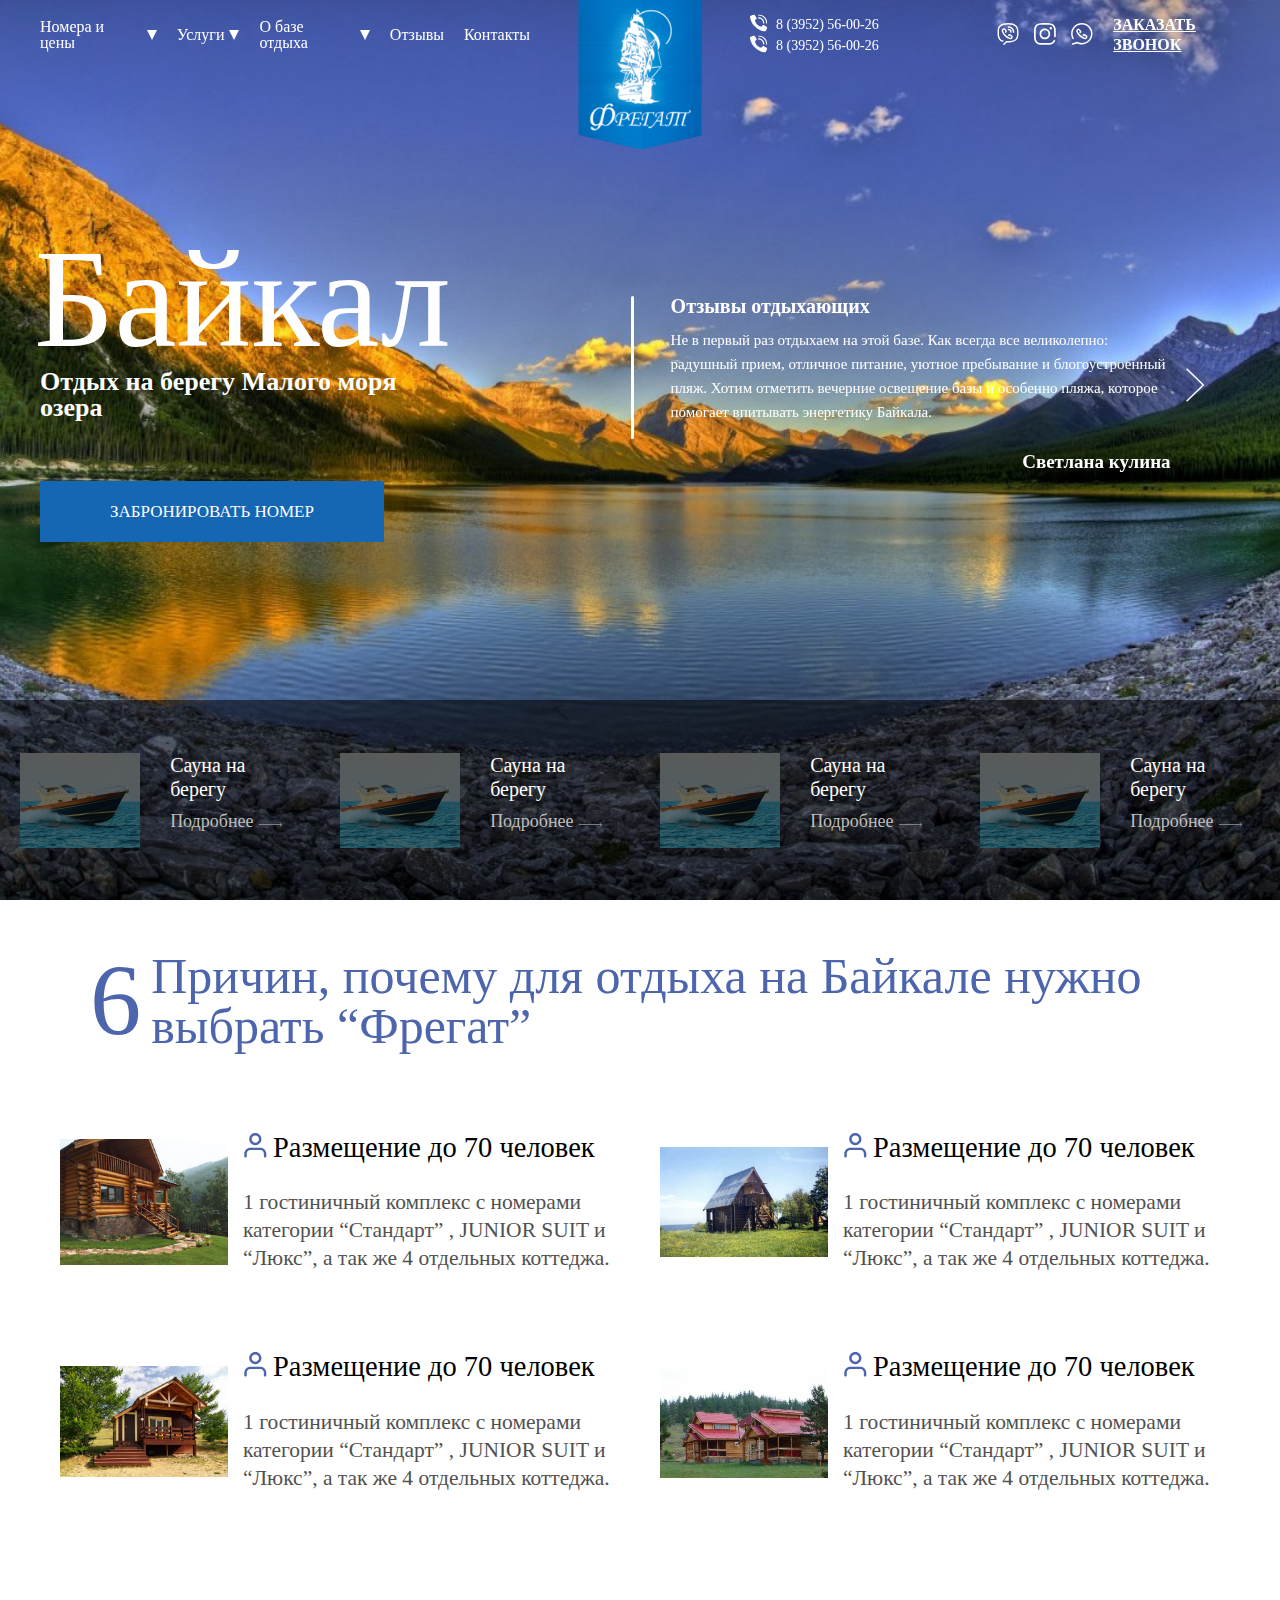
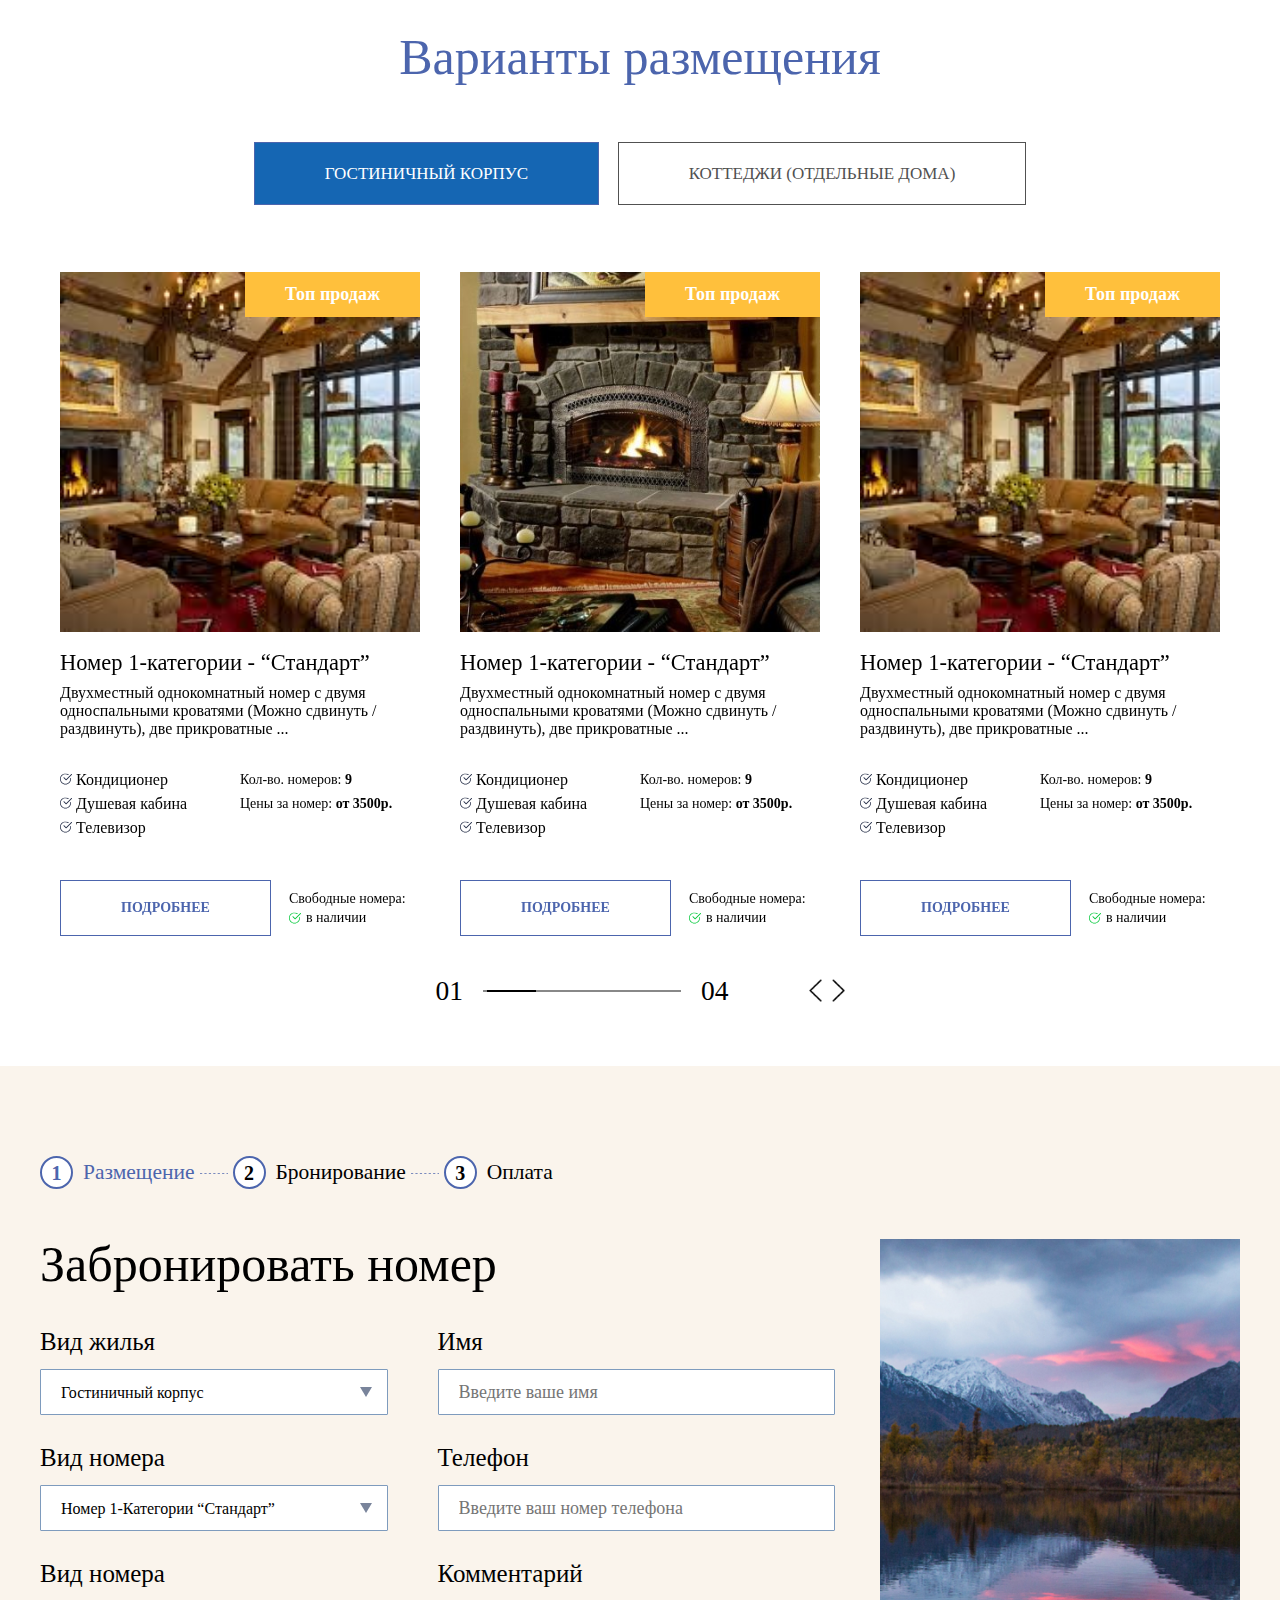
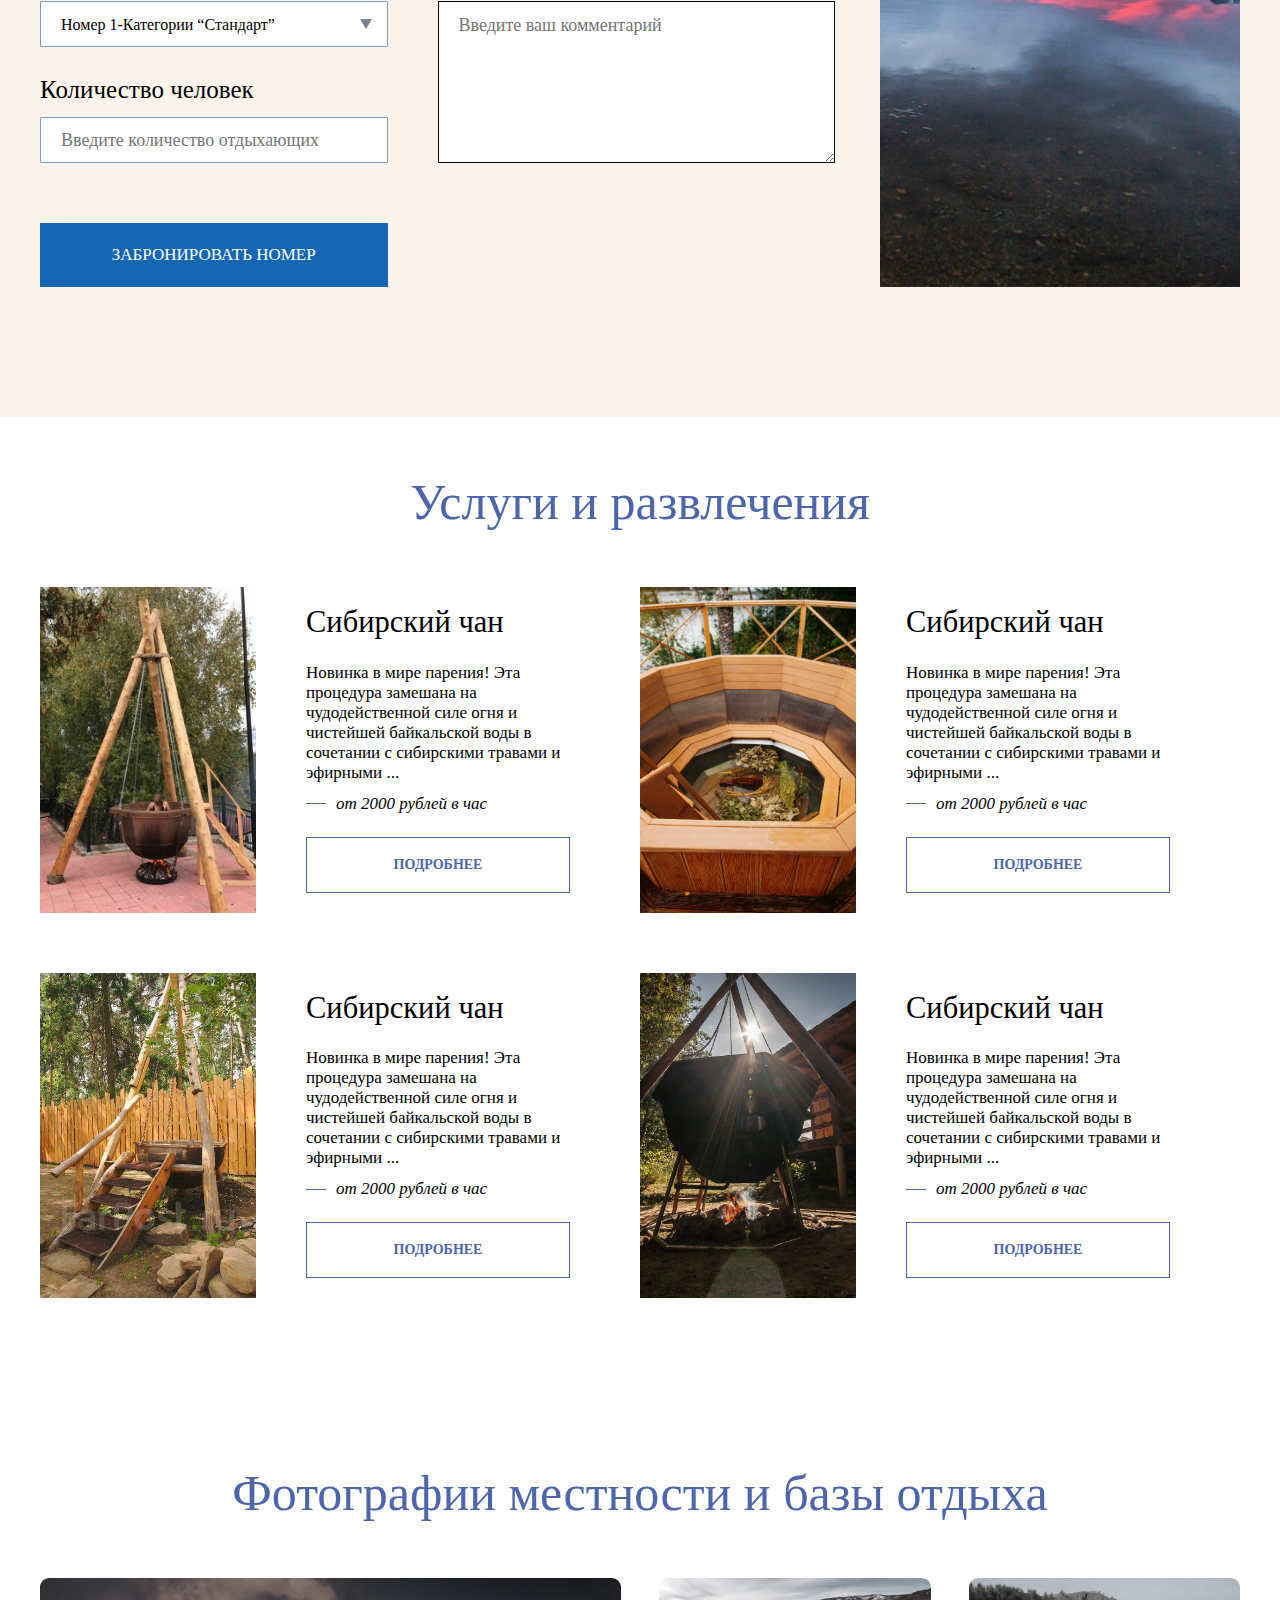
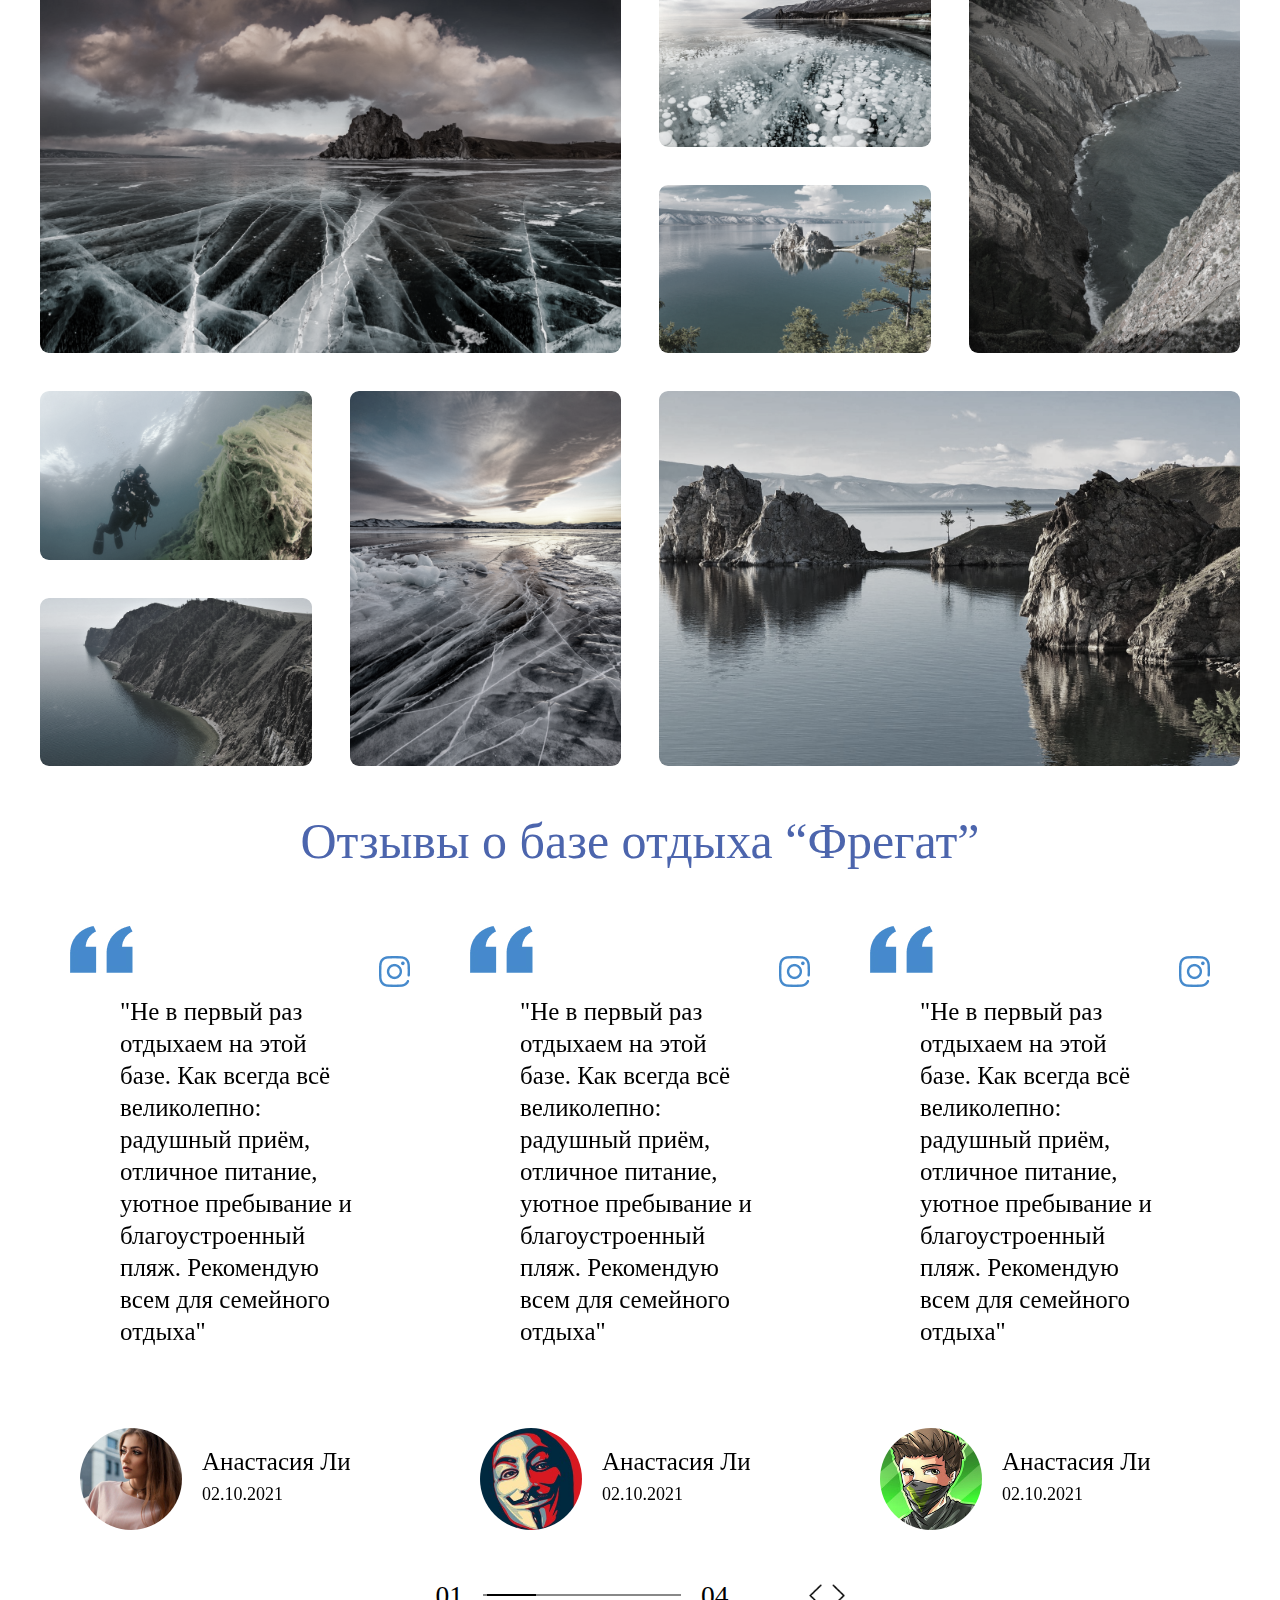
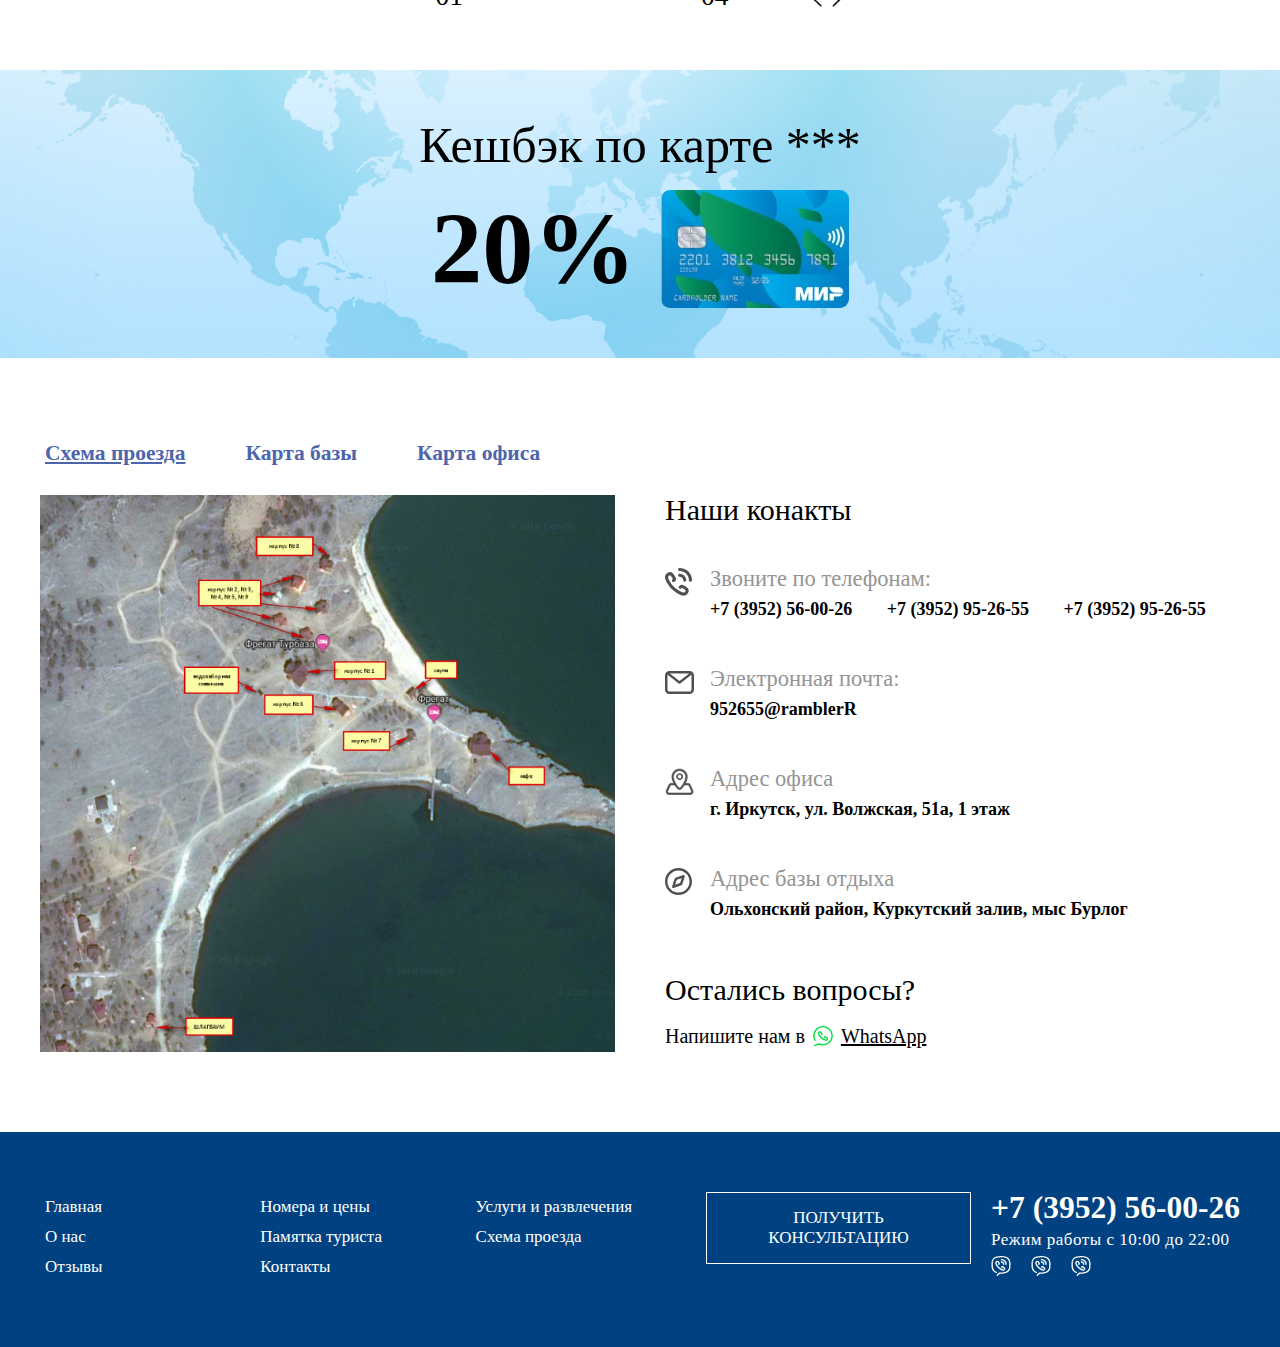
<file: index.html>
<!DOCTYPE html>
<html lang="ru">
	<head>
	<title>Главная</title>
	<meta charset="UTF-8">
	<meta name="format-detection" content="telephone=no">
	<link rel="stylesheet" href="css/style.min.css">
	<link rel="shortcut icon" href="favicon.ico">
	<!-- <meta name="robots" content="noindex, nofollow"> -->
	<!-- <meta name="viewport" content="width=device-width, initial-scale=1.0, maximum-scale=1.0, user-scalable=0"> -->
	<meta name="viewport" content="width=device-width, initial-scale=1.0">
</head>
	<body>
		<div class="wrapper">
			<header class="header">
	<div class="header__container">
		<div class="header__body">
			<div class="header__left header-navigation menu">
				<ul class="menu__list">
					<li class="menu__list_drop">
						<a href="index_02.html" class="menu__link">Номера и цены</a>
						<span class="menu__arrow"></span>
						<ul class="menu__sub-list">
							<li><a href="" class="menu__sub-link">Раздел страницы 1</a></li>
							<li><a href="" class="menu__sub-link">Раздел страницы 2</a></li>
							<li><a href="" class="menu__sub-link">Раздел страницы 3</a></li>
						</ul>
					</li>
					<li class="menu__list_drop">
						<a data-goto=".services" href="index.html" class="menu__link">Услуги</a>
						<span class="menu__arrow"></span>
						<ul class="menu__sub-list">
							<li><a href="" class="menu__sub-link">Раздел страницы 1</a></li>
							<li><a href="" class="menu__sub-link">Раздел страницы 2</a></li>
							<li><a href="" class="menu__sub-link">Раздел страницы 3</a></li>
						</ul>
					</li>
					<li class="menu__list_drop">
						<a href="index.html" class="menu__link">О базе отдыха</a>
						<span class="menu__arrow"></span>
						<ul class="menu__sub-list">
							<li><a href="" class="menu__sub-link">Раздел страницы 1</a></li>
							<li><a href="" class="menu__sub-link">Раздел страницы 2</a></li>
							<li><a href="" class="menu__sub-link">Раздел страницы 3</a></li>
						</ul>
					</li>
					<li class="menu__list_drop toch"> 
						<a data-goto=".geolocation" href="" class="menu__link">Контакты</a>
						<span class="menu__arrow"></span>
						<ul class="menu__sub-list">
							<li><a href="" class="menu__sub-link">Раздел страницы 1</a></li>
							<li><a href="" class="menu__sub-link">Раздел страницы 2</a></li>
							<li><a href="" class="menu__sub-link">Раздел страницы 3</a></li>
						</ul>
					</li>
					<li><a data-goto=".feedback" href="index.html" class="menu__link">Отзывы</a></li>
					<li><a data-goto=".geolocation" href="index.html" class="menu__link">Контакты</a></li>
				</ul>
			</div>
			<div class="header__logo">
				<a href="index.html" class="header__logo_link">
					<img class="header__logo_img" src="img/Logo.png" alt="">
				</a>
			</div>
			<div class="header__right header-information menu">
				<ul class="menu__list">
					<li>
						<div class="menu__phones">
							<a href="" class="menu__phone">
								<span>
									<svg width="18" height="18" viewBox="0 0 18 18" fill="none" xmlns="http://www.w3.org/2000/svg">
										<g clip-path="url(#clip0)">
										<path d="M7.15283 10.4812C5.50403 8.83575 5.13174 7.19035 5.04775 6.53112C5.02428 6.34884 5.08714 6.16604 5.21781 6.03655L6.5521 4.70561C6.74837 4.50986 6.78321 4.20479 6.63609 3.96999L4.51165 0.678C4.34889 0.418008 4.0147 0.324174 3.73997 0.461328L0.329491 2.06423C0.107325 2.1734 -0.0233492 2.40896 0.00187526 2.6548C0.180575 4.34894 0.920687 8.51357 5.02184 12.6066C9.12299 16.6996 13.2956 17.4378 14.9942 17.6162C15.2405 17.6414 15.4766 17.5109 15.5859 17.2892L17.1922 13.8858C17.3291 13.6122 17.2357 13.2796 16.9762 13.1169L13.6774 10.9974C13.4423 10.8505 13.1366 10.885 12.9403 11.0806L11.6066 12.4122C11.4768 12.5426 11.2937 12.6053 11.111 12.5819C10.4504 12.4981 8.80163 12.1266 7.15283 10.4812Z" fill="white"/>
										<path d="M13.7001 9.5951C13.3711 9.5951 13.1044 9.32896 13.1044 9.00066C13.1016 6.53958 11.1031 4.54517 8.63692 4.54239C8.30795 4.54239 8.04126 4.27625 8.04126 3.94795C8.04126 3.61965 8.30795 3.35352 8.63692 3.35352C11.7608 3.35696 14.2923 5.88326 14.2957 9.00066C14.2957 9.32896 14.029 9.5951 13.7001 9.5951Z" fill="white"/>
										<path d="M16.6784 9.59463C16.3494 9.59463 16.0827 9.32849 16.0827 9.0002C16.0781 4.89837 12.7472 1.57432 8.63692 1.56973C8.30795 1.56973 8.04126 1.30359 8.04126 0.975296C8.04126 0.646998 8.30795 0.380859 8.63692 0.380859C13.4049 0.386101 17.2688 4.24204 17.2741 9.0002C17.2741 9.15785 17.2113 9.30905 17.0996 9.42053C16.9879 9.532 16.8364 9.59463 16.6784 9.59463Z" fill="white"/>
										</g>
										<defs>
										<clipPath id="clip0">
										<rect width="17.2743" height="17.2387" fill="white" transform="translate(0 0.380859)"/>
										</clipPath>
										</defs>
									</svg>
								</span>
								8 (3952) 56-00-26
						   </a>
							<a href="" class="menu__phone">
								<span>
									<svg width="18" height="18" viewBox="0 0 18 18" fill="none" xmlns="http://www.w3.org/2000/svg">
										<g clip-path="url(#clip0)">
										<path d="M7.15283 10.4812C5.50403 8.83575 5.13174 7.19035 5.04775 6.53112C5.02428 6.34884 5.08714 6.16604 5.21781 6.03655L6.5521 4.70561C6.74837 4.50986 6.78321 4.20479 6.63609 3.96999L4.51165 0.678C4.34889 0.418008 4.0147 0.324174 3.73997 0.461328L0.329491 2.06423C0.107325 2.1734 -0.0233492 2.40896 0.00187526 2.6548C0.180575 4.34894 0.920687 8.51357 5.02184 12.6066C9.12299 16.6996 13.2956 17.4378 14.9942 17.6162C15.2405 17.6414 15.4766 17.5109 15.5859 17.2892L17.1922 13.8858C17.3291 13.6122 17.2357 13.2796 16.9762 13.1169L13.6774 10.9974C13.4423 10.8505 13.1366 10.885 12.9403 11.0806L11.6066 12.4122C11.4768 12.5426 11.2937 12.6053 11.111 12.5819C10.4504 12.4981 8.80163 12.1266 7.15283 10.4812Z" fill="white"/>
										<path d="M13.7001 9.5951C13.3711 9.5951 13.1044 9.32896 13.1044 9.00066C13.1016 6.53958 11.1031 4.54517 8.63692 4.54239C8.30795 4.54239 8.04126 4.27625 8.04126 3.94795C8.04126 3.61965 8.30795 3.35352 8.63692 3.35352C11.7608 3.35696 14.2923 5.88326 14.2957 9.00066C14.2957 9.32896 14.029 9.5951 13.7001 9.5951Z" fill="white"/>
										<path d="M16.6784 9.59463C16.3494 9.59463 16.0827 9.32849 16.0827 9.0002C16.0781 4.89837 12.7472 1.57432 8.63692 1.56973C8.30795 1.56973 8.04126 1.30359 8.04126 0.975296C8.04126 0.646998 8.30795 0.380859 8.63692 0.380859C13.4049 0.386101 17.2688 4.24204 17.2741 9.0002C17.2741 9.15785 17.2113 9.30905 17.0996 9.42053C16.9879 9.532 16.8364 9.59463 16.6784 9.59463Z" fill="white"/>
										</g>
										<defs>
										<clipPath id="clip0">
										<rect width="17.2743" height="17.2387" fill="white" transform="translate(0 0.380859)"/>
										</clipPath>
										</defs>
									</svg>
								</span>
							8 (3952) 56-00-26
						   </a>
						</div>
					</li>
					<li>
						<div class="menu__messsengers">
							<a href="" class="menu__messsenger">
								<svg width="22" height="22" viewBox="0 0 24 24" fill="none" xmlns="http://www.w3.org/2000/svg">
									<path d="M21.1018 2.68494C19.2047 0.825027 16.1376 -0.07617 11.9841 0.00503608C7.7961 0.0874053 4.9966 0.82249 3.17401 2.31846C1.4118 3.76473 0.591064 5.88106 0.591064 8.97863V12.14C0.591064 15.7968 2.55058 19.817 6.29569 20.4253C6.72805 20.496 7.13535 20.2021 7.20555 19.7696C7.27576 19.3374 6.98224 18.93 6.54988 18.8598C3.70967 18.3984 2.17712 15.0532 2.17712 12.14V8.97863C2.17712 4.53703 3.82292 1.75181 12.0152 1.59067C15.7292 1.51708 18.4099 2.26686 19.9913 3.81739C21.2237 5.02586 21.8228 6.71405 21.8228 8.97863V12.14C21.8228 16.9271 19.6741 19.0386 14.1631 19.6603H10.2552C10.0449 19.6603 9.84317 19.7438 9.6945 19.8926L6.941 22.6461C6.6313 22.9558 6.6313 23.4579 6.941 23.7677C7.0958 23.9225 7.29881 24 7.50172 24C7.70463 24 7.90765 23.9226 8.06245 23.7677L10.5837 21.2464H14.2074C14.2365 21.2464 14.2658 21.2448 14.2949 21.2415C17.4488 20.8912 19.6086 20.0703 21.0916 18.6581C22.6509 17.1731 23.4089 15.0411 23.4089 12.1398V8.97863C23.4089 6.30358 22.6327 4.18609 21.1018 2.68494Z" fill="white"/>
									<path d="M12.495 5.18068C12.4951 5.18068 12.4951 5.18068 12.4954 5.18068C13.7732 5.18068 14.9746 5.67838 15.8782 6.58201C16.7819 7.48575 17.2796 8.68735 17.2795 9.96539C17.2795 10.4034 17.6345 10.7584 18.0725 10.7584C18.0726 10.7584 18.0726 10.7584 18.0726 10.7584C18.5105 10.7584 18.8656 10.4035 18.8656 9.9655C18.8657 8.26376 18.203 6.66385 16.9998 5.46056C15.7966 4.25728 14.197 3.59473 12.4954 3.59473C12.4952 3.59473 12.4949 3.59473 12.4948 3.59473C12.0569 3.59473 11.7019 3.94979 11.7019 4.38776C11.702 4.82561 12.0571 5.18068 12.495 5.18068Z" fill="white"/>
									<path d="M12.4948 7.96887C13.5953 7.96908 14.4908 8.86446 14.4909 9.96487C14.491 10.4028 14.846 10.7579 15.2841 10.7578C15.7221 10.7578 16.0771 10.4026 16.077 9.96466C16.0767 7.98991 14.4699 6.38313 12.495 6.38281H12.4949C12.057 6.38281 11.702 6.73777 11.7019 7.17574C11.7019 7.6137 12.0569 7.96887 12.4948 7.96887Z" fill="white"/>
									<path d="M8.93894 9.32862C8.57743 9.57584 8.4847 10.0693 8.73181 10.4308C8.97891 10.7923 9.47249 10.885 9.83401 10.6379C10.1183 10.4435 10.7843 9.98821 10.7375 9.07803C10.7079 8.53327 10.2166 7.75547 9.80958 7.19887C9.21428 6.38448 8.70125 5.89397 8.28792 5.74192C7.90198 5.59822 7.49838 5.59515 7.08749 5.73303C6.23641 6.01979 5.61848 6.53801 5.30064 7.23165C4.99114 7.90688 4.99802 8.68289 5.32062 9.47623C6.08256 11.3455 7.14924 12.9819 8.49813 14.3472C9.85632 15.6889 11.4927 16.7556 13.3627 17.518C13.7673 17.6826 14.1676 17.765 14.5524 17.765C14.9214 17.765 15.2762 17.6893 15.6067 17.5377C16.3004 17.2198 16.8185 16.602 17.1055 15.7498C17.243 15.3399 17.2399 14.9365 17.0974 14.5532C16.9443 14.1369 16.4537 13.624 15.6394 13.0287C15.0827 12.6217 14.3049 12.1303 13.758 12.1006C12.8497 12.055 12.3949 12.7197 12.2005 13.004C11.9533 13.3656 12.0458 13.859 12.4073 14.1064C12.769 14.3537 13.2623 14.2611 13.5096 13.8995C13.5959 13.7734 13.6452 13.7161 13.6734 13.691C14.1186 13.8337 15.388 14.7663 15.6165 15.1237C15.6221 15.1465 15.6233 15.1813 15.6022 15.2446C15.5022 15.5416 15.3071 15.9304 14.946 16.096C14.6077 16.2508 14.2234 16.1559 13.9609 16.0492C12.2853 15.366 10.8224 14.4138 9.61957 13.2257C8.42464 12.0161 7.47248 10.5533 6.78973 8.87829C6.68273 8.61522 6.58767 8.23065 6.74257 7.89272C6.90805 7.53162 7.29695 7.33643 7.59302 7.23662C7.65625 7.21547 7.69104 7.21663 7.71514 7.22245C8.07264 7.45137 9.00471 8.72 9.14746 9.16526C9.12229 9.19307 9.06509 9.24245 8.93894 9.32862Z" fill="white"/>
								</svg>
							</a>
							<a href="" class="menu__messsenger">
								<svg width="22" height="22" viewBox="0 0 22 22" fill="none" xmlns="http://www.w3.org/2000/svg">
									<path d="M11.1241 21.8181C11.0518 21.8181 10.9796 21.8181 10.9068 21.8178C9.19663 21.822 7.61643 21.7785 6.07968 21.685C4.67077 21.5992 3.3847 21.1124 2.36031 20.2771C1.37187 19.4711 0.696877 18.3812 0.354137 17.0383C0.0558417 15.869 0.040028 14.7213 0.0248801 13.6112C0.0138938 12.8147 0.00257457 11.8708 0.000244141 10.911C0.00257457 9.94724 0.0138938 9.00341 0.0248801 8.2069C0.040028 7.09695 0.0558417 5.94921 0.354137 4.77983C0.696877 3.43683 1.37187 2.34702 2.36031 1.54102C3.3847 0.705728 4.67077 0.218833 6.07984 0.133107C7.6166 0.0397227 9.19713 -0.00388978 10.911 0.00027171C12.6217 -0.0033904 14.2014 0.0397227 15.7382 0.133107C17.1471 0.218833 18.4331 0.705728 19.4575 1.54102C20.4461 2.34702 21.121 3.43683 21.4637 4.77983C21.762 5.94904 21.7778 7.09695 21.793 8.2069C21.8039 9.00341 21.8154 9.94724 21.8176 10.907C21.8154 11.8708 21.8039 12.8147 21.793 13.6112C21.7866 14.0819 21.3978 14.4581 20.9292 14.4518C20.4585 14.4453 20.0823 14.0585 20.0886 13.5879C20.0994 12.796 20.1109 11.8584 20.113 10.907C20.1109 9.95972 20.0994 9.02205 20.0886 8.2302C20.0748 7.21963 20.0604 6.17459 19.8121 5.2013C19.5616 4.21953 19.0798 3.4325 18.3804 2.86205C17.6238 2.24498 16.7 1.89924 15.6346 1.83449C14.134 1.74327 12.5892 1.70116 10.911 1.70465C9.22876 1.70066 7.68385 1.74327 6.18322 1.83449C5.11788 1.89924 4.19419 2.24498 3.43747 2.86188C2.738 3.43234 2.25627 4.21936 2.00575 5.2013C1.75739 6.17459 1.74308 7.21963 1.72926 8.2302C1.71844 9.02205 1.70712 9.95972 1.70479 10.911C1.70712 11.8584 1.71844 12.796 1.72926 13.5879C1.74308 14.5985 1.75739 15.6435 2.00575 16.6168C2.25627 17.5986 2.738 18.3856 3.43747 18.956C4.19419 19.5731 5.11788 19.9188 6.18322 19.9836C7.68385 20.0748 9.22909 20.1174 10.907 20.1133C12.5894 20.1173 14.134 20.0748 15.6346 19.9836C16.7 19.9188 17.6236 19.5731 18.3804 18.956C18.8842 18.545 19.2779 18.0177 19.5504 17.3885C19.7375 16.9567 20.2392 16.7581 20.6712 16.9452C21.1031 17.1323 21.3016 17.634 21.1146 18.066C20.7326 18.948 20.1751 19.692 19.4575 20.2771C18.4331 21.1125 17.1471 21.5992 15.7382 21.685C14.2665 21.7745 12.7547 21.8181 11.1241 21.8181ZM16.1929 10.909C16.1929 7.97186 13.8034 5.58233 10.8662 5.58233C7.92921 5.58233 5.53952 7.97186 5.53952 10.909C5.53952 13.8462 7.92921 16.2358 10.8662 16.2358C13.8034 16.2358 16.1929 13.8462 16.1929 10.909ZM14.4884 10.909C14.4884 12.9062 12.8636 14.5312 10.8662 14.5312C8.86904 14.5312 7.24406 12.9062 7.24406 10.909C7.24406 8.91186 8.86904 7.28688 10.8662 7.28688C12.8636 7.28688 14.4884 8.91186 14.4884 10.909ZM16.7895 3.87778C16.0836 3.87778 15.5111 4.45007 15.5111 5.15619C15.5111 5.86232 16.0836 6.4346 16.7895 6.4346C17.4956 6.4346 18.0679 5.86232 18.0679 5.15619C18.0679 4.45007 17.4956 3.87778 16.7895 3.87778Z" fill="white"/>
								</svg>
							</a>
							<a href="" class="menu__messsenger">
								<svg width="22" height="22" viewBox="0 0 22 22" fill="none" xmlns="http://www.w3.org/2000/svg">
									<path d="M10.8178 0C4.92196 0 0.125488 4.79667 0.125488 10.6925C0.125488 13 1.06206 15.0718 1.46482 15.8555C1.65233 16.2206 2.10036 16.3642 2.46518 16.1768C2.8301 15.9893 2.97393 15.5413 2.78642 15.1764C2.43319 14.4889 1.61142 12.6755 1.61142 10.6924C1.61132 5.61596 5.74135 1.48583 10.8178 1.48583C15.8948 1.48583 20.0252 5.61596 20.0252 10.6925C20.0252 15.7692 15.8948 19.8993 10.8178 19.8993C8.83238 19.8993 7.25472 19.2118 6.66851 18.9161C6.49466 18.8284 6.29328 18.8125 6.10785 18.8719L1.42827 20.3673C1.03749 20.4922 0.821849 20.9102 0.946758 21.3011C1.0476 21.6168 1.33981 21.8181 1.65421 21.8181C1.7292 21.8181 1.80537 21.8067 1.88056 21.7826L6.27773 20.3774C7.19766 20.8044 8.81682 21.3851 10.8178 21.3851C16.714 21.3851 21.511 16.5884 21.511 10.6925C21.511 4.79667 16.714 0 10.8178 0Z" fill="white"/>
									<path d="M8.7098 8.86941C8.3844 9.11932 8.32328 9.58568 8.5731 9.91118C8.82302 10.2366 9.28927 10.2978 9.61487 10.0479C9.8426 9.87294 10.4475 9.40837 10.359 8.57739C10.3044 8.0834 9.82239 7.40556 9.42765 6.92405C8.85006 6.21937 8.36112 5.80205 7.97718 5.68457C7.61741 5.57303 7.24873 5.59067 6.88103 5.73707C6.12465 6.03939 5.59083 6.54021 5.33725 7.18546C5.09031 7.81387 5.13518 8.51707 5.46731 9.21977C6.24262 10.8564 7.27884 12.2698 8.54725 13.421C8.5522 13.4257 8.55725 13.4302 8.5623 13.4348C9.84874 14.5719 11.3707 15.4481 13.0867 16.0393C13.4123 16.1511 13.7318 16.2069 14.0387 16.2069C14.4242 16.2069 14.7898 16.1189 15.1224 15.9436C15.7356 15.6202 16.1744 15.0345 16.3917 14.2482C16.4963 13.8671 16.4729 13.499 16.3234 13.1562C16.163 12.7853 15.6944 12.3456 14.9303 11.8494C14.4084 11.5104 13.6821 11.1065 13.1829 11.1065C13.1826 11.1065 13.1823 11.1065 13.1819 11.1065C12.3492 11.1098 11.9539 11.7623 11.8051 12.0081C11.5925 12.359 11.7046 12.8159 12.0556 13.0285C12.4064 13.241 12.8633 13.129 13.076 12.7779C13.1347 12.6809 13.172 12.6294 13.1953 12.6024C13.6149 12.7243 14.7373 13.4585 14.9673 13.7674C14.9711 13.7839 14.9716 13.8087 14.9592 13.854C14.886 14.119 14.7346 14.4685 14.4294 14.6294C14.1442 14.7796 13.8041 14.7149 13.5699 14.6344C12.0431 14.1085 10.692 13.3327 9.55385 12.3285C9.55355 12.3282 9.55316 12.3279 9.55286 12.3275C8.4259 11.3065 7.5031 10.047 6.81021 8.58442C6.70412 8.35977 6.60219 8.02902 6.72007 7.72918C6.84627 7.40804 7.17701 7.21904 7.43158 7.11731C7.47527 7.09988 7.49993 7.0972 7.51786 7.09958C7.85049 7.29422 8.70346 8.32807 8.87096 8.73172C8.84679 8.75777 8.79964 8.80037 8.7098 8.86941Z" fill="white"/>
								</svg>
							</a>
						</div>
					</li>
					<li><a href="" class="menu__link menu__order-phone">заказать  звонок</a></li>
				</ul>
			</div>
		</div>
		<div class="menu__icon"><span></span></div>
	</div>
</header>
			<main class="main">
				<div class="page__header header-page">
					<img src="img/Байкал.jpg" alt=""> 
					<div class="header-page__description lake-info">
						<div class="lake-info__body">
							<div class="lake-info__description">
								<div class="lake-info__title">
									<p>Байкал</p>
								</div>
								<div class="lake-info__sub-title">
									<p>Отдых на берегу Малого моря озера </p>
								</div>
								<div class="lake-info__reserv">
									<a href="index_02.html" class="reserv-btn">Забронировать номер</a>
								</div>
							</div>
							<div class="lake-info__feedback lake-feedback">
								<div class="lake-feedback__item">
									<div class="lake-feedback__info">
										<div class="lake-feedback__description">
											<div class="lake-feedback__title">
												<p>Отзывы отдыхающих</p>
											</div>
											<div class="lake-feedback__text">
												<p>Не в первый раз отдыхаем на этой базе. Как всегда все великолепно: радушный прием, отличное питание, уютное пребывание и блогоустроенный пляж. Хотим отметить вечерние освещение базы и особенно пляжа, которое помогает впитывать энергетику Байкала.</p>
											</div>
										</div>
										<div class="lake-feedback__author">
											<p>Cветлана кулина</p>
										</div>
									</div>
									<div class="lake-feedback__arrow">
										<!--  -->
									</div>
								</div>
								<div class="lake-feedback__item">
									<div class="lake-feedback__info">
										<div class="lake-feedback__description">
											<div class="lake-feedback__title">
												<p>Отзывы отдыхающих</p>
											</div>
											<div class="lake-feedback__text">
												<p>Не в первый раз отдыхаем на этой базе. Как всегда все великолепно: радушный прием, отличное питание, уютное пребывание и блогоустроенный пляж. Хотим отметить вечерние освещение базы и особенно пляжа, которое помогает впитывать энергетику Байкала.</p>
											</div>
										</div>
										<div class="lake-feedback__author">
											<p>Cветлана кулина</p>
										</div>
									</div>
									<div class="lake-feedback__arrow">
										<!--  -->
									</div>
								</div>
								<div class="lake-feedback__item">
									<div class="lake-feedback__info">
										<div class="lake-feedback__description">
											<div class="lake-feedback__title">
												<p>Отзывы отдыхающих</p>
											</div>
											<div class="lake-feedback__text">
												<p>Не в первый раз отдыхаем на этой базе. Как всегда все великолепно: радушный прием, отличное питание, уютное пребывание и блогоустроенный пляж. Хотим отметить вечерние освещение базы и особенно пляжа, которое помогает впитывать энергетику Байкала.</p>
											</div>
										</div>
										<div class="lake-feedback__author">
											<p>Cветлана кулина</p>
										</div>
									</div>
									<div class="lake-feedback__arrow">
										<!--  -->
									</div>
								</div>
							</div>
						</div>
					</div>
					<div class="header-page__line header-line">
						<div class="header-line__body">
							<div class="header-line__item">
								<a href="index_03.html" class="header-line__img">
									<img src="img/Board.jpg" alt="">
								</a>
								<div class="header-line__description">
									<div class="header-line__title">
										<p>Сауна на берегу</p>
									</div>
									<a href="index_03.html" class="header-line__link">
										Подробнее 
										<span>
											<svg width="25" height="5" viewBox="0 0 25 5" fill="none" xmlns="http://www.w3.org/2000/svg">
												<path d="M24.0985 2.81245C24.2187 2.69221 24.2187 2.49725 24.0985 2.37701L22.139 0.417497C22.0187 0.297252 21.8238 0.297252 21.7035 0.417497C21.5833 0.537742 21.5833 0.732698 21.7035 0.852943L23.4453 2.59473L21.7035 4.33651C21.5833 4.45676 21.5833 4.65171 21.7035 4.77196C21.8238 4.8922 22.0187 4.8922 22.139 4.77196L24.0985 2.81245ZM0.960449 2.90263L23.8808 2.90264L23.8808 2.28682L0.960449 2.28682L0.960449 2.90263Z" fill="#9B9B9B"/>
											</svg>
										</span>
									</a>
								</div>
							</div>
							<div class="header-line__item">
								<a href="index_03.html" class="header-line__img">
									<img src="img/Board.jpg" alt="">
								</a>
								<div class="header-line__description">
									<div class="header-line__title">
										<p>Сауна на берегу</p>
									</div>
									<a href="index_03.html" class="header-line__link">
										Подробнее 
										<span>
											<svg width="25" height="5" viewBox="0 0 25 5" fill="none" xmlns="http://www.w3.org/2000/svg">
												<path d="M24.0985 2.81245C24.2187 2.69221 24.2187 2.49725 24.0985 2.37701L22.139 0.417497C22.0187 0.297252 21.8238 0.297252 21.7035 0.417497C21.5833 0.537742 21.5833 0.732698 21.7035 0.852943L23.4453 2.59473L21.7035 4.33651C21.5833 4.45676 21.5833 4.65171 21.7035 4.77196C21.8238 4.8922 22.0187 4.8922 22.139 4.77196L24.0985 2.81245ZM0.960449 2.90263L23.8808 2.90264L23.8808 2.28682L0.960449 2.28682L0.960449 2.90263Z" fill="#9B9B9B"/>
											</svg>
										</span>
									</a>
								</div>
							</div>
							<div class="header-line__item">
								<a href="index_03.html" class="header-line__img">
									<img src="img/Board.jpg" alt="">
								</a>
								<div class="header-line__description">
									<div class="header-line__title">
										<p>Сауна на берегу</p>
									</div>
									<a href="index_03.html" class="header-line__link">
										Подробнее 
										<span>
											<svg width="25" height="5" viewBox="0 0 25 5" fill="none" xmlns="http://www.w3.org/2000/svg">
												<path d="M24.0985 2.81245C24.2187 2.69221 24.2187 2.49725 24.0985 2.37701L22.139 0.417497C22.0187 0.297252 21.8238 0.297252 21.7035 0.417497C21.5833 0.537742 21.5833 0.732698 21.7035 0.852943L23.4453 2.59473L21.7035 4.33651C21.5833 4.45676 21.5833 4.65171 21.7035 4.77196C21.8238 4.8922 22.0187 4.8922 22.139 4.77196L24.0985 2.81245ZM0.960449 2.90263L23.8808 2.90264L23.8808 2.28682L0.960449 2.28682L0.960449 2.90263Z" fill="#9B9B9B"/>
											</svg>
										</span>
									</a>
								</div>
							</div>
							<div class="header-line__item"> 
								<a href="index_03.html" class="header-line__img">
									<img src="img/Board.jpg" alt="">
								</a>
								<div class="header-line__description">
									<div class="header-line__title">
										<p>Сауна на берегу</p>
									</div>
									<a href="index_03.html" class="header-line__link">
										Подробнее 
										<span>
											<svg width="25" height="5" viewBox="0 0 25 5" fill="none" xmlns="http://www.w3.org/2000/svg">
												<path d="M24.0985 2.81245C24.2187 2.69221 24.2187 2.49725 24.0985 2.37701L22.139 0.417497C22.0187 0.297252 21.8238 0.297252 21.7035 0.417497C21.5833 0.537742 21.5833 0.732698 21.7035 0.852943L23.4453 2.59473L21.7035 4.33651C21.5833 4.45676 21.5833 4.65171 21.7035 4.77196C21.8238 4.8922 22.0187 4.8922 22.139 4.77196L24.0985 2.81245ZM0.960449 2.90263L23.8808 2.90264L23.8808 2.28682L0.960449 2.28682L0.960449 2.90263Z" fill="#9B9B9B"/>
											</svg>
										</span>
									</a>
								</div>
							</div>
						</div>
					</div>
				</div>
				<div class="causes">
					<div class="causes__container _container">
						<div class="causes__body">
							<div class="causes__title main-title">
								<span>6</span>
								<p>Причин, почему для отдыха на Байкале нужно выбрать “Фрегат”</p>
							</div>
							<ul class="causes__list">
								<li class="causes__item item-cause">
									<a href="index_02.html" class="item-cause__body">
										<div class="item-cause__image">
											<img src="img/Домик_01.jpg" alt="">
										</div>
										<div class="item-cause__description">
											<div class="item-cause__title">
												<span>
													<svg width="25" height="25" viewBox="0 0 34 38" fill="none" xmlns="http://www.w3.org/2000/svg">
														<path fill-rule="evenodd" clip-rule="evenodd" d="M33.45 31.5917V35.3084C33.45 36.4234 32.7067 37.1667 31.5917 37.1667C30.4767 37.1667 29.7333 36.4234 29.7333 35.3084V31.5917C29.7333 28.4326 27.3175 26.0167 24.1583 26.0167H9.29167C6.1325 26.0167 3.71667 28.4326 3.71667 31.5917V35.3084C3.71667 36.4234 2.97333 37.1667 1.85833 37.1667C0.743333 37.1667 0 36.4234 0 35.3084V31.5917C0 26.3884 4.08833 22.3 9.29167 22.3H24.1583C29.3617 22.3 33.45 26.3884 33.45 31.5917ZM7.43335 9.29167C7.43335 4.08833 11.5217 0 16.725 0C21.9283 0 26.0167 4.08833 26.0167 9.29167C26.0167 14.495 21.9283 18.5833 16.725 18.5833C11.5217 18.5833 7.43335 14.495 7.43335 9.29167ZM11.15 9.29167C11.15 12.4508 13.5658 14.8667 16.725 14.8667C19.8842 14.8667 22.3 12.4508 22.3 9.29167C22.3 6.13251 19.8842 3.71667 16.725 3.71667C13.5658 3.71667 11.15 6.13251 11.15 9.29167Z" fill="#4C65AD"/>
													</svg>
												</span>
												<p>Размещение до 70 человек</p>
											</div>
											<div class="item-cause__text">
												<p>1 гостиничный комплекс с номерами категории “Стандарт” , JUNIOR SUIT и “Люкс”, а так же 4 отдельных коттеджа.</p>
											</div>
										</div> 
									</a>
								</li>
								<li class="causes__item item-cause">
									<a href="index_02.html" class="item-cause__body">
										<div class="item-cause__image">
											<img src="img/Домик_02.jpg" alt="">
										</div>
										<div class="item-cause__description">
											<div class="item-cause__title">
												<span>
													<svg width="25" height="25" viewBox="0 0 34 38" fill="none" xmlns="http://www.w3.org/2000/svg">
														<path fill-rule="evenodd" clip-rule="evenodd" d="M33.45 31.5917V35.3084C33.45 36.4234 32.7067 37.1667 31.5917 37.1667C30.4767 37.1667 29.7333 36.4234 29.7333 35.3084V31.5917C29.7333 28.4326 27.3175 26.0167 24.1583 26.0167H9.29167C6.1325 26.0167 3.71667 28.4326 3.71667 31.5917V35.3084C3.71667 36.4234 2.97333 37.1667 1.85833 37.1667C0.743333 37.1667 0 36.4234 0 35.3084V31.5917C0 26.3884 4.08833 22.3 9.29167 22.3H24.1583C29.3617 22.3 33.45 26.3884 33.45 31.5917ZM7.43335 9.29167C7.43335 4.08833 11.5217 0 16.725 0C21.9283 0 26.0167 4.08833 26.0167 9.29167C26.0167 14.495 21.9283 18.5833 16.725 18.5833C11.5217 18.5833 7.43335 14.495 7.43335 9.29167ZM11.15 9.29167C11.15 12.4508 13.5658 14.8667 16.725 14.8667C19.8842 14.8667 22.3 12.4508 22.3 9.29167C22.3 6.13251 19.8842 3.71667 16.725 3.71667C13.5658 3.71667 11.15 6.13251 11.15 9.29167Z" fill="#4C65AD"/>
													</svg>
												</span>
												<p>Размещение до 70 человек</p>
											</div>
											<div class="item-cause__text">
												<p>1 гостиничный комплекс с номерами категории “Стандарт” , JUNIOR SUIT и “Люкс”, а так же 4 отдельных коттеджа.</p>
											</div>
										</div>
									</a>
								</li>
								<li class="causes__item item-cause">
									<a href="index_02.html" class="item-cause__body">
										<div class="item-cause__image">
											<img src="img/Домик_03.jpg" alt="">
										</div>
										<div class="item-cause__description">
											<div class="item-cause__title">
												<span>
													<svg width="25" height="25" viewBox="0 0 34 38" fill="none" xmlns="http://www.w3.org/2000/svg">
														<path fill-rule="evenodd" clip-rule="evenodd" d="M33.45 31.5917V35.3084C33.45 36.4234 32.7067 37.1667 31.5917 37.1667C30.4767 37.1667 29.7333 36.4234 29.7333 35.3084V31.5917C29.7333 28.4326 27.3175 26.0167 24.1583 26.0167H9.29167C6.1325 26.0167 3.71667 28.4326 3.71667 31.5917V35.3084C3.71667 36.4234 2.97333 37.1667 1.85833 37.1667C0.743333 37.1667 0 36.4234 0 35.3084V31.5917C0 26.3884 4.08833 22.3 9.29167 22.3H24.1583C29.3617 22.3 33.45 26.3884 33.45 31.5917ZM7.43335 9.29167C7.43335 4.08833 11.5217 0 16.725 0C21.9283 0 26.0167 4.08833 26.0167 9.29167C26.0167 14.495 21.9283 18.5833 16.725 18.5833C11.5217 18.5833 7.43335 14.495 7.43335 9.29167ZM11.15 9.29167C11.15 12.4508 13.5658 14.8667 16.725 14.8667C19.8842 14.8667 22.3 12.4508 22.3 9.29167C22.3 6.13251 19.8842 3.71667 16.725 3.71667C13.5658 3.71667 11.15 6.13251 11.15 9.29167Z" fill="#4C65AD"/>
													</svg>
												</span>
												<p>Размещение до 70 человек</p>
											</div>
											<div class="item-cause__text">
												<p>1 гостиничный комплекс с номерами категории “Стандарт” , JUNIOR SUIT и “Люкс”, а так же 4 отдельных коттеджа.</p>
											</div>
										</div>
									</a>
								</li>
								<li class="causes__item item-cause">
									<a href="index_02.html" class="item-cause__body">
										<div class="item-cause__image">
											<img src="img/Домик_05.jpg" alt="">
										</div>
										<div class="item-cause__description">
											<div class="item-cause__title">
												<span>
													<svg width="25" height="25" viewBox="0 0 34 38" fill="none" xmlns="http://www.w3.org/2000/svg">
														<path fill-rule="evenodd" clip-rule="evenodd" d="M33.45 31.5917V35.3084C33.45 36.4234 32.7067 37.1667 31.5917 37.1667C30.4767 37.1667 29.7333 36.4234 29.7333 35.3084V31.5917C29.7333 28.4326 27.3175 26.0167 24.1583 26.0167H9.29167C6.1325 26.0167 3.71667 28.4326 3.71667 31.5917V35.3084C3.71667 36.4234 2.97333 37.1667 1.85833 37.1667C0.743333 37.1667 0 36.4234 0 35.3084V31.5917C0 26.3884 4.08833 22.3 9.29167 22.3H24.1583C29.3617 22.3 33.45 26.3884 33.45 31.5917ZM7.43335 9.29167C7.43335 4.08833 11.5217 0 16.725 0C21.9283 0 26.0167 4.08833 26.0167 9.29167C26.0167 14.495 21.9283 18.5833 16.725 18.5833C11.5217 18.5833 7.43335 14.495 7.43335 9.29167ZM11.15 9.29167C11.15 12.4508 13.5658 14.8667 16.725 14.8667C19.8842 14.8667 22.3 12.4508 22.3 9.29167C22.3 6.13251 19.8842 3.71667 16.725 3.71667C13.5658 3.71667 11.15 6.13251 11.15 9.29167Z" fill="#4C65AD"/>
													</svg>
												</span>
												<p>Размещение до 70 человек</p>
											</div>
											<div class="item-cause__text">
												<p>1 гостиничный комплекс с номерами категории “Стандарт” , JUNIOR SUIT и “Люкс”, а так же 4 отдельных коттеджа.</p>
											</div>
										</div>
									</a>
								</li>
							</ul>
						</div>
					</div>
				</div>
				<div class="rooms">
					<div class="rooms__container _container">
						<div class="rooms__body">
							<div class="rooms__title main-title">
								<p>Варианты размещения</p>
							</div>
							<div class="rooms__filter filter-rooms">
								<div class="filter-rooms__body">
									<a href="index_02.html" class="filter-rooms__btn-living filter-rooms__btn-category reserv-btn _active">Гостиничный корпус</a>
									<a href="index_02.html" class="filter-rooms__btn-house filter-rooms__btn-category reserv-btn">Коттеджи <span>(Отдельные дома)</span></a>
								</div>
							</div>
							<div class="rooms__slider slider-rooms">
								<div class="slider-rooms__item">
									<div class="slider-rooms__body">
										<div class="slider-rooms__img">
											<div class="slider-rooms__top">
												<p>Топ продаж</p>
											</div>
											<img src="img/Апартаменты_02.jpg" alt="">
										</div>
										<div class="slider-rooms__info">
											<div class="slider-rooms__description">
												<div class="slider-rooms__title">
													<p>Номер 1-категории - “Стандарт”</p>
												</div>
												<div class="slider-rooms__text">
													<p>Двухместный однокомнатный номер с двумя односпальными кроватями (Можно сдвинуть /раздвинуть), две прикроватные ... </p>
												</div>
												<div class="slider-rooms__things-list room-things">
													<div class="room-things__item">
														<p>
															<span>
																<svg width="12" height="12" viewBox="0 0 12 12" fill="none" xmlns="http://www.w3.org/2000/svg">
																	<g clip-path="url(#clip0)">
																	<path d="M5.49986 11.4918C2.46745 11.4918 0 9.02445 0 5.99205C0 2.95964 2.46745 0.492188 5.49986 0.492188C6.55433 0.492188 7.58024 0.792654 8.46672 1.36164C8.64075 1.47369 8.69174 1.70568 8.57969 1.88018C8.46727 2.05467 8.23573 2.10511 8.06124 1.99315C7.29625 1.50162 6.41032 1.24216 5.49986 1.24216C2.88089 1.24216 0.749977 3.37308 0.749977 5.99205C0.749977 8.61092 2.88089 10.7418 5.49986 10.7418C8.11873 10.7418 10.2496 8.61092 10.2496 5.99205C10.2496 5.8355 10.2421 5.6805 10.2277 5.52807C10.2077 5.32154 10.3587 5.13853 10.5647 5.11857C10.7717 5.09953 10.9541 5.24958 10.9742 5.45556C10.9911 5.63207 10.9996 5.81105 10.9996 5.99205C10.9996 9.02445 8.53227 11.4918 5.49986 11.4918Z" fill="#222B45"/>
																	<path d="M6.12473 7.24282C6.02879 7.24282 5.93275 7.20629 5.85979 7.13287L3.60986 4.88294C3.46338 4.73636 3.46338 4.49888 3.60986 4.3524C3.75634 4.20592 3.99382 4.20592 4.1403 4.3524L6.12528 6.33739L11.3596 1.10302C11.5061 0.956544 11.7436 0.956544 11.8901 1.10302C12.0366 1.2495 12.0366 1.48698 11.8901 1.63346L6.39023 7.13332C6.31671 7.20629 6.22077 7.24282 6.12473 7.24282Z" fill="#222B45"/>
																	</g>
																	<defs>
																	<clipPath id="clip0">
																	<rect width="12" height="12" fill="white"/>
																	</clipPath>
																	</defs>
																</svg>
															</span>
														Кондиционер</p>
														<p>
																<span>
																	<svg width="12" height="12" viewBox="0 0 12 12" fill="none" xmlns="http://www.w3.org/2000/svg">
																		<g clip-path="url(#clip0)">
																		<path d="M5.49986 11.4918C2.46745 11.4918 0 9.02445 0 5.99205C0 2.95964 2.46745 0.492188 5.49986 0.492188C6.55433 0.492188 7.58024 0.792654 8.46672 1.36164C8.64075 1.47369 8.69174 1.70568 8.57969 1.88018C8.46727 2.05467 8.23573 2.10511 8.06124 1.99315C7.29625 1.50162 6.41032 1.24216 5.49986 1.24216C2.88089 1.24216 0.749977 3.37308 0.749977 5.99205C0.749977 8.61092 2.88089 10.7418 5.49986 10.7418C8.11873 10.7418 10.2496 8.61092 10.2496 5.99205C10.2496 5.8355 10.2421 5.6805 10.2277 5.52807C10.2077 5.32154 10.3587 5.13853 10.5647 5.11857C10.7717 5.09953 10.9541 5.24958 10.9742 5.45556C10.9911 5.63207 10.9996 5.81105 10.9996 5.99205C10.9996 9.02445 8.53227 11.4918 5.49986 11.4918Z" fill="#222B45"/>
																		<path d="M6.12473 7.24282C6.02879 7.24282 5.93275 7.20629 5.85979 7.13287L3.60986 4.88294C3.46338 4.73636 3.46338 4.49888 3.60986 4.3524C3.75634 4.20592 3.99382 4.20592 4.1403 4.3524L6.12528 6.33739L11.3596 1.10302C11.5061 0.956544 11.7436 0.956544 11.8901 1.10302C12.0366 1.2495 12.0366 1.48698 11.8901 1.63346L6.39023 7.13332C6.31671 7.20629 6.22077 7.24282 6.12473 7.24282Z" fill="#222B45"/>
																		</g>
																		<defs>
																		<clipPath id="clip0">
																		<rect width="12" height="12" fill="white"/>
																		</clipPath>
																		</defs>
																	</svg>
															</span>
														Душевая кабина
														</p>
														<p>
															<span>
																<svg width="12" height="12" viewBox="0 0 12 12" fill="none" xmlns="http://www.w3.org/2000/svg">
																	<g clip-path="url(#clip0)">
																	<path d="M5.49986 11.4918C2.46745 11.4918 0 9.02445 0 5.99205C0 2.95964 2.46745 0.492188 5.49986 0.492188C6.55433 0.492188 7.58024 0.792654 8.46672 1.36164C8.64075 1.47369 8.69174 1.70568 8.57969 1.88018C8.46727 2.05467 8.23573 2.10511 8.06124 1.99315C7.29625 1.50162 6.41032 1.24216 5.49986 1.24216C2.88089 1.24216 0.749977 3.37308 0.749977 5.99205C0.749977 8.61092 2.88089 10.7418 5.49986 10.7418C8.11873 10.7418 10.2496 8.61092 10.2496 5.99205C10.2496 5.8355 10.2421 5.6805 10.2277 5.52807C10.2077 5.32154 10.3587 5.13853 10.5647 5.11857C10.7717 5.09953 10.9541 5.24958 10.9742 5.45556C10.9911 5.63207 10.9996 5.81105 10.9996 5.99205C10.9996 9.02445 8.53227 11.4918 5.49986 11.4918Z" fill="#222B45"/>
																	<path d="M6.12473 7.24282C6.02879 7.24282 5.93275 7.20629 5.85979 7.13287L3.60986 4.88294C3.46338 4.73636 3.46338 4.49888 3.60986 4.3524C3.75634 4.20592 3.99382 4.20592 4.1403 4.3524L6.12528 6.33739L11.3596 1.10302C11.5061 0.956544 11.7436 0.956544 11.8901 1.10302C12.0366 1.2495 12.0366 1.48698 11.8901 1.63346L6.39023 7.13332C6.31671 7.20629 6.22077 7.24282 6.12473 7.24282Z" fill="#222B45"/>
																	</g>
																	<defs>
																	<clipPath id="clip0">
																	<rect width="12" height="12" fill="white"/>
																	</clipPath>
																	</defs>
																</svg>
															</span>
														Телевизор</p>
													</div>
													<div class="room-things__price">
														<p>Кол-во. номеров: <span>9</span></p>
														<p>Цены за номер: <span>от 3500р.</span></p>
													</div>
												</div>
											</div>
											<div class="slider-rooms__more">
												<div class="slider-rooms__btn-more">
													<a href="index_03.html" class="slider-rooms__button">подробнее</a>
												</div>
												<div class="slider-rooms__condition">
													<div class="slider-rooms__availability">
														<p>Свободные номера: </p>
														<p class="slider-rooms__availability_value">
															<svg width="12" height="12" viewBox="0 0 12 12" fill="#01C839" xmlns="http://www.w3.org/2000/svg">
																<g clip-path="url(#clip0)">
																<path d="M5.49986 11.4918C2.46745 11.4918 0 9.02445 0 5.99205C0 2.95964 2.46745 0.492188 5.49986 0.492188C6.55433 0.492188 7.58024 0.792654 8.46672 1.36164C8.64075 1.47369 8.69174 1.70568 8.57969 1.88018C8.46727 2.05467 8.23573 2.10511 8.06124 1.99315C7.29625 1.50162 6.41032 1.24216 5.49986 1.24216C2.88089 1.24216 0.749977 3.37308 0.749977 5.99205C0.749977 8.61092 2.88089 10.7418 5.49986 10.7418C8.11873 10.7418 10.2496 8.61092 10.2496 5.99205C10.2496 5.8355 10.2421 5.6805 10.2277 5.52807C10.2077 5.32154 10.3587 5.13853 10.5647 5.11857C10.7717 5.09953 10.9541 5.24958 10.9742 5.45556C10.9911 5.63207 10.9996 5.81105 10.9996 5.99205C10.9996 9.02445 8.53227 11.4918 5.49986 11.4918Z" fill="#01C839"/>
																<path d="M6.12473 7.24282C6.02879 7.24282 5.93275 7.20629 5.85979 7.13287L3.60986 4.88294C3.46338 4.73636 3.46338 4.49888 3.60986 4.3524C3.75634 4.20592 3.99382 4.20592 4.1403 4.3524L6.12528 6.33739L11.3596 1.10302C11.5061 0.956544 11.7436 0.956544 11.8901 1.10302C12.0366 1.2495 12.0366 1.48698 11.8901 1.63346L6.39023 7.13332C6.31671 7.20629 6.22077 7.24282 6.12473 7.24282Z" fill="#01C839"/>
																</g>
																<defs>
																<clipPath id="clip0">
																<rect width="12" height="12" fill="#01C839"/>
																</clipPath>
																</defs>
															</svg>
														в наличии
													   </p>
													</div>
												</div>
											</div>
										</div>
									</div>
								</div>
								<div class="slider-rooms__item">
									<div class="slider-rooms__body">
										<div class="slider-rooms__img">
											<div class="slider-rooms__top">
												<p>Топ продаж</p>
											</div>
											<img src="img/Апартаменты_03.jpg" alt="">
										</div>
										<div class="slider-rooms__info">
											<div class="slider-rooms__description">
												<div class="slider-rooms__title">
													<p>Номер 1-категории - “Стандарт”</p>
												</div>
												<div class="slider-rooms__text">
													<p>Двухместный однокомнатный номер с двумя односпальными кроватями (Можно сдвинуть /раздвинуть), две прикроватные ... </p>
												</div>
												<div class="slider-rooms__things-list room-things">
													<div class="room-things__item">
														<p>
															<span>
																<svg width="12" height="12" viewBox="0 0 12 12" fill="none" xmlns="http://www.w3.org/2000/svg">
																	<g clip-path="url(#clip0)">
																	<path d="M5.49986 11.4918C2.46745 11.4918 0 9.02445 0 5.99205C0 2.95964 2.46745 0.492188 5.49986 0.492188C6.55433 0.492188 7.58024 0.792654 8.46672 1.36164C8.64075 1.47369 8.69174 1.70568 8.57969 1.88018C8.46727 2.05467 8.23573 2.10511 8.06124 1.99315C7.29625 1.50162 6.41032 1.24216 5.49986 1.24216C2.88089 1.24216 0.749977 3.37308 0.749977 5.99205C0.749977 8.61092 2.88089 10.7418 5.49986 10.7418C8.11873 10.7418 10.2496 8.61092 10.2496 5.99205C10.2496 5.8355 10.2421 5.6805 10.2277 5.52807C10.2077 5.32154 10.3587 5.13853 10.5647 5.11857C10.7717 5.09953 10.9541 5.24958 10.9742 5.45556C10.9911 5.63207 10.9996 5.81105 10.9996 5.99205C10.9996 9.02445 8.53227 11.4918 5.49986 11.4918Z" fill="#222B45"/>
																	<path d="M6.12473 7.24282C6.02879 7.24282 5.93275 7.20629 5.85979 7.13287L3.60986 4.88294C3.46338 4.73636 3.46338 4.49888 3.60986 4.3524C3.75634 4.20592 3.99382 4.20592 4.1403 4.3524L6.12528 6.33739L11.3596 1.10302C11.5061 0.956544 11.7436 0.956544 11.8901 1.10302C12.0366 1.2495 12.0366 1.48698 11.8901 1.63346L6.39023 7.13332C6.31671 7.20629 6.22077 7.24282 6.12473 7.24282Z" fill="#222B45"/>
																	</g>
																	<defs>
																	<clipPath id="clip0">
																	<rect width="12" height="12" fill="white"/>
																	</clipPath>
																	</defs>
																</svg>
															</span>
														Кондиционер</p>
														<p>
																<span>
																	<svg width="12" height="12" viewBox="0 0 12 12" fill="none" xmlns="http://www.w3.org/2000/svg">
																		<g clip-path="url(#clip0)">
																		<path d="M5.49986 11.4918C2.46745 11.4918 0 9.02445 0 5.99205C0 2.95964 2.46745 0.492188 5.49986 0.492188C6.55433 0.492188 7.58024 0.792654 8.46672 1.36164C8.64075 1.47369 8.69174 1.70568 8.57969 1.88018C8.46727 2.05467 8.23573 2.10511 8.06124 1.99315C7.29625 1.50162 6.41032 1.24216 5.49986 1.24216C2.88089 1.24216 0.749977 3.37308 0.749977 5.99205C0.749977 8.61092 2.88089 10.7418 5.49986 10.7418C8.11873 10.7418 10.2496 8.61092 10.2496 5.99205C10.2496 5.8355 10.2421 5.6805 10.2277 5.52807C10.2077 5.32154 10.3587 5.13853 10.5647 5.11857C10.7717 5.09953 10.9541 5.24958 10.9742 5.45556C10.9911 5.63207 10.9996 5.81105 10.9996 5.99205C10.9996 9.02445 8.53227 11.4918 5.49986 11.4918Z" fill="#222B45"/>
																		<path d="M6.12473 7.24282C6.02879 7.24282 5.93275 7.20629 5.85979 7.13287L3.60986 4.88294C3.46338 4.73636 3.46338 4.49888 3.60986 4.3524C3.75634 4.20592 3.99382 4.20592 4.1403 4.3524L6.12528 6.33739L11.3596 1.10302C11.5061 0.956544 11.7436 0.956544 11.8901 1.10302C12.0366 1.2495 12.0366 1.48698 11.8901 1.63346L6.39023 7.13332C6.31671 7.20629 6.22077 7.24282 6.12473 7.24282Z" fill="#222B45"/>
																		</g>
																		<defs>
																		<clipPath id="clip0">
																		<rect width="12" height="12" fill="white"/>
																		</clipPath>
																		</defs>
																	</svg>
															</span>
														Душевая кабина
														</p>
														<p>
															<span>
																<svg width="12" height="12" viewBox="0 0 12 12" fill="none" xmlns="http://www.w3.org/2000/svg">
																	<g clip-path="url(#clip0)">
																	<path d="M5.49986 11.4918C2.46745 11.4918 0 9.02445 0 5.99205C0 2.95964 2.46745 0.492188 5.49986 0.492188C6.55433 0.492188 7.58024 0.792654 8.46672 1.36164C8.64075 1.47369 8.69174 1.70568 8.57969 1.88018C8.46727 2.05467 8.23573 2.10511 8.06124 1.99315C7.29625 1.50162 6.41032 1.24216 5.49986 1.24216C2.88089 1.24216 0.749977 3.37308 0.749977 5.99205C0.749977 8.61092 2.88089 10.7418 5.49986 10.7418C8.11873 10.7418 10.2496 8.61092 10.2496 5.99205C10.2496 5.8355 10.2421 5.6805 10.2277 5.52807C10.2077 5.32154 10.3587 5.13853 10.5647 5.11857C10.7717 5.09953 10.9541 5.24958 10.9742 5.45556C10.9911 5.63207 10.9996 5.81105 10.9996 5.99205C10.9996 9.02445 8.53227 11.4918 5.49986 11.4918Z" fill="#222B45"/>
																	<path d="M6.12473 7.24282C6.02879 7.24282 5.93275 7.20629 5.85979 7.13287L3.60986 4.88294C3.46338 4.73636 3.46338 4.49888 3.60986 4.3524C3.75634 4.20592 3.99382 4.20592 4.1403 4.3524L6.12528 6.33739L11.3596 1.10302C11.5061 0.956544 11.7436 0.956544 11.8901 1.10302C12.0366 1.2495 12.0366 1.48698 11.8901 1.63346L6.39023 7.13332C6.31671 7.20629 6.22077 7.24282 6.12473 7.24282Z" fill="#222B45"/>
																	</g>
																	<defs>
																	<clipPath id="clip0">
																	<rect width="12" height="12" fill="white"/>
																	</clipPath>
																	</defs>
																</svg>
															</span>
														Телевизор</p>
													</div>
													<div class="room-things__price">
														<p>Кол-во. номеров: <span>9</span></p>
														<p>Цены за номер: <span>от 3500р.</span></p>
													</div>
												</div>
											</div>
											<div class="slider-rooms__more">
												<div class="slider-rooms__btn-more">
													<a href="index_03.html" class="slider-rooms__button">подробнее</a>
												</div>
												<div class="slider-rooms__condition">
													<div class="slider-rooms__availability">
														<p>Свободные номера: </p>
														<p class="slider-rooms__availability_value">
															<svg width="12" height="12" viewBox="0 0 12 12" fill="#01C839" xmlns="http://www.w3.org/2000/svg">
																<g clip-path="url(#clip0)">
																<path d="M5.49986 11.4918C2.46745 11.4918 0 9.02445 0 5.99205C0 2.95964 2.46745 0.492188 5.49986 0.492188C6.55433 0.492188 7.58024 0.792654 8.46672 1.36164C8.64075 1.47369 8.69174 1.70568 8.57969 1.88018C8.46727 2.05467 8.23573 2.10511 8.06124 1.99315C7.29625 1.50162 6.41032 1.24216 5.49986 1.24216C2.88089 1.24216 0.749977 3.37308 0.749977 5.99205C0.749977 8.61092 2.88089 10.7418 5.49986 10.7418C8.11873 10.7418 10.2496 8.61092 10.2496 5.99205C10.2496 5.8355 10.2421 5.6805 10.2277 5.52807C10.2077 5.32154 10.3587 5.13853 10.5647 5.11857C10.7717 5.09953 10.9541 5.24958 10.9742 5.45556C10.9911 5.63207 10.9996 5.81105 10.9996 5.99205C10.9996 9.02445 8.53227 11.4918 5.49986 11.4918Z" fill="#01C839"/>
																<path d="M6.12473 7.24282C6.02879 7.24282 5.93275 7.20629 5.85979 7.13287L3.60986 4.88294C3.46338 4.73636 3.46338 4.49888 3.60986 4.3524C3.75634 4.20592 3.99382 4.20592 4.1403 4.3524L6.12528 6.33739L11.3596 1.10302C11.5061 0.956544 11.7436 0.956544 11.8901 1.10302C12.0366 1.2495 12.0366 1.48698 11.8901 1.63346L6.39023 7.13332C6.31671 7.20629 6.22077 7.24282 6.12473 7.24282Z" fill="#01C839"/>
																</g>
																<defs>
																<clipPath id="clip0">
																<rect width="12" height="12" fill="#01C839"/>
																</clipPath>
																</defs>
															</svg>
														в наличии
													   </p>
													</div>
												</div>
											</div>
										</div>
									</div>
								</div>
								<div class="slider-rooms__item">
									<div class="slider-rooms__body">
										<div class="slider-rooms__img">
											<div class="slider-rooms__top">
												<p>Топ продаж</p>
											</div>
											<img src="img/Апартаменты_02.jpg" alt="">
										</div>
										<div class="slider-rooms__info">
											<div class="slider-rooms__description">
												<div class="slider-rooms__title">
													<p>Номер 1-категории - “Стандарт”</p>
												</div>
												<div class="slider-rooms__text">
													<p>Двухместный однокомнатный номер с двумя односпальными кроватями (Можно сдвинуть /раздвинуть), две прикроватные ... </p>
												</div>
												<div class="slider-rooms__things-list room-things">
													<div class="room-things__item">
														<p>
															<span>
																<svg width="12" height="12" viewBox="0 0 12 12" fill="none" xmlns="http://www.w3.org/2000/svg">
																	<g clip-path="url(#clip0)">
																	<path d="M5.49986 11.4918C2.46745 11.4918 0 9.02445 0 5.99205C0 2.95964 2.46745 0.492188 5.49986 0.492188C6.55433 0.492188 7.58024 0.792654 8.46672 1.36164C8.64075 1.47369 8.69174 1.70568 8.57969 1.88018C8.46727 2.05467 8.23573 2.10511 8.06124 1.99315C7.29625 1.50162 6.41032 1.24216 5.49986 1.24216C2.88089 1.24216 0.749977 3.37308 0.749977 5.99205C0.749977 8.61092 2.88089 10.7418 5.49986 10.7418C8.11873 10.7418 10.2496 8.61092 10.2496 5.99205C10.2496 5.8355 10.2421 5.6805 10.2277 5.52807C10.2077 5.32154 10.3587 5.13853 10.5647 5.11857C10.7717 5.09953 10.9541 5.24958 10.9742 5.45556C10.9911 5.63207 10.9996 5.81105 10.9996 5.99205C10.9996 9.02445 8.53227 11.4918 5.49986 11.4918Z" fill="#222B45"/>
																	<path d="M6.12473 7.24282C6.02879 7.24282 5.93275 7.20629 5.85979 7.13287L3.60986 4.88294C3.46338 4.73636 3.46338 4.49888 3.60986 4.3524C3.75634 4.20592 3.99382 4.20592 4.1403 4.3524L6.12528 6.33739L11.3596 1.10302C11.5061 0.956544 11.7436 0.956544 11.8901 1.10302C12.0366 1.2495 12.0366 1.48698 11.8901 1.63346L6.39023 7.13332C6.31671 7.20629 6.22077 7.24282 6.12473 7.24282Z" fill="#222B45"/>
																	</g>
																	<defs>
																	<clipPath id="clip0">
																	<rect width="12" height="12" fill="white"/>
																	</clipPath>
																	</defs>
																</svg>
															</span>
														Кондиционер</p>
														<p>
																<span>
																	<svg width="12" height="12" viewBox="0 0 12 12" fill="none" xmlns="http://www.w3.org/2000/svg">
																		<g clip-path="url(#clip0)">
																		<path d="M5.49986 11.4918C2.46745 11.4918 0 9.02445 0 5.99205C0 2.95964 2.46745 0.492188 5.49986 0.492188C6.55433 0.492188 7.58024 0.792654 8.46672 1.36164C8.64075 1.47369 8.69174 1.70568 8.57969 1.88018C8.46727 2.05467 8.23573 2.10511 8.06124 1.99315C7.29625 1.50162 6.41032 1.24216 5.49986 1.24216C2.88089 1.24216 0.749977 3.37308 0.749977 5.99205C0.749977 8.61092 2.88089 10.7418 5.49986 10.7418C8.11873 10.7418 10.2496 8.61092 10.2496 5.99205C10.2496 5.8355 10.2421 5.6805 10.2277 5.52807C10.2077 5.32154 10.3587 5.13853 10.5647 5.11857C10.7717 5.09953 10.9541 5.24958 10.9742 5.45556C10.9911 5.63207 10.9996 5.81105 10.9996 5.99205C10.9996 9.02445 8.53227 11.4918 5.49986 11.4918Z" fill="#222B45"/>
																		<path d="M6.12473 7.24282C6.02879 7.24282 5.93275 7.20629 5.85979 7.13287L3.60986 4.88294C3.46338 4.73636 3.46338 4.49888 3.60986 4.3524C3.75634 4.20592 3.99382 4.20592 4.1403 4.3524L6.12528 6.33739L11.3596 1.10302C11.5061 0.956544 11.7436 0.956544 11.8901 1.10302C12.0366 1.2495 12.0366 1.48698 11.8901 1.63346L6.39023 7.13332C6.31671 7.20629 6.22077 7.24282 6.12473 7.24282Z" fill="#222B45"/>
																		</g>
																		<defs>
																		<clipPath id="clip0">
																		<rect width="12" height="12" fill="white"/>
																		</clipPath>
																		</defs>
																	</svg>
															</span>
														Душевая кабина
														</p>
														<p>
															<span>
																<svg width="12" height="12" viewBox="0 0 12 12" fill="none" xmlns="http://www.w3.org/2000/svg">
																	<g clip-path="url(#clip0)">
																	<path d="M5.49986 11.4918C2.46745 11.4918 0 9.02445 0 5.99205C0 2.95964 2.46745 0.492188 5.49986 0.492188C6.55433 0.492188 7.58024 0.792654 8.46672 1.36164C8.64075 1.47369 8.69174 1.70568 8.57969 1.88018C8.46727 2.05467 8.23573 2.10511 8.06124 1.99315C7.29625 1.50162 6.41032 1.24216 5.49986 1.24216C2.88089 1.24216 0.749977 3.37308 0.749977 5.99205C0.749977 8.61092 2.88089 10.7418 5.49986 10.7418C8.11873 10.7418 10.2496 8.61092 10.2496 5.99205C10.2496 5.8355 10.2421 5.6805 10.2277 5.52807C10.2077 5.32154 10.3587 5.13853 10.5647 5.11857C10.7717 5.09953 10.9541 5.24958 10.9742 5.45556C10.9911 5.63207 10.9996 5.81105 10.9996 5.99205C10.9996 9.02445 8.53227 11.4918 5.49986 11.4918Z" fill="#222B45"/>
																	<path d="M6.12473 7.24282C6.02879 7.24282 5.93275 7.20629 5.85979 7.13287L3.60986 4.88294C3.46338 4.73636 3.46338 4.49888 3.60986 4.3524C3.75634 4.20592 3.99382 4.20592 4.1403 4.3524L6.12528 6.33739L11.3596 1.10302C11.5061 0.956544 11.7436 0.956544 11.8901 1.10302C12.0366 1.2495 12.0366 1.48698 11.8901 1.63346L6.39023 7.13332C6.31671 7.20629 6.22077 7.24282 6.12473 7.24282Z" fill="#222B45"/>
																	</g>
																	<defs>
																	<clipPath id="clip0">
																	<rect width="12" height="12" fill="white"/>
																	</clipPath>
																	</defs>
																</svg>
															</span>
														Телевизор</p>
													</div>
													<div class="room-things__price">
														<p>Кол-во. номеров: <span>9</span></p>
														<p>Цены за номер: <span>от 3500р.</span></p>
													</div>
												</div>
											</div>
											<div class="slider-rooms__more">
												<div class="slider-rooms__btn-more">
													<a href="index_03.html" class="slider-rooms__button">подробнее</a>
												</div>
												<div class="slider-rooms__condition">
													<div class="slider-rooms__availability">
														<p>Свободные номера: </p>
														<p class="slider-rooms__availability_value">
															<svg width="12" height="12" viewBox="0 0 12 12" fill="#01C839" xmlns="http://www.w3.org/2000/svg">
																<g clip-path="url(#clip0)">
																<path d="M5.49986 11.4918C2.46745 11.4918 0 9.02445 0 5.99205C0 2.95964 2.46745 0.492188 5.49986 0.492188C6.55433 0.492188 7.58024 0.792654 8.46672 1.36164C8.64075 1.47369 8.69174 1.70568 8.57969 1.88018C8.46727 2.05467 8.23573 2.10511 8.06124 1.99315C7.29625 1.50162 6.41032 1.24216 5.49986 1.24216C2.88089 1.24216 0.749977 3.37308 0.749977 5.99205C0.749977 8.61092 2.88089 10.7418 5.49986 10.7418C8.11873 10.7418 10.2496 8.61092 10.2496 5.99205C10.2496 5.8355 10.2421 5.6805 10.2277 5.52807C10.2077 5.32154 10.3587 5.13853 10.5647 5.11857C10.7717 5.09953 10.9541 5.24958 10.9742 5.45556C10.9911 5.63207 10.9996 5.81105 10.9996 5.99205C10.9996 9.02445 8.53227 11.4918 5.49986 11.4918Z" fill="#01C839"/>
																<path d="M6.12473 7.24282C6.02879 7.24282 5.93275 7.20629 5.85979 7.13287L3.60986 4.88294C3.46338 4.73636 3.46338 4.49888 3.60986 4.3524C3.75634 4.20592 3.99382 4.20592 4.1403 4.3524L6.12528 6.33739L11.3596 1.10302C11.5061 0.956544 11.7436 0.956544 11.8901 1.10302C12.0366 1.2495 12.0366 1.48698 11.8901 1.63346L6.39023 7.13332C6.31671 7.20629 6.22077 7.24282 6.12473 7.24282Z" fill="#01C839"/>
																</g>
																<defs>
																<clipPath id="clip0">
																<rect width="12" height="12" fill="#01C839"/>
																</clipPath>
																</defs>
															</svg>
														в наличии
													   </p>
													</div>
												</div>
											</div>
										</div>
									</div>
								</div>
								<div class="slider-rooms__item">
									<div class="slider-rooms__body">
										<div class="slider-rooms__img">
											<div class="slider-rooms__top">
												<p>Топ продаж</p>
											</div>
											<img src="img/Апартаменты_01.jpg" alt="">
										</div>
										<div class="slider-rooms__info">
											<div class="slider-rooms__description">
												<div class="slider-rooms__title">
													<p>Номер 1-категории - “Стандарт”</p>
												</div>
												<div class="slider-rooms__text">
													<p>Двухместный однокомнатный номер с двумя односпальными кроватями (Можно сдвинуть /раздвинуть), две прикроватные ... </p>
												</div>
												<div class="slider-rooms__things-list room-things">
													<div class="room-things__item">
														<p>
															<span>
																<svg width="12" height="12" viewBox="0 0 12 12" fill="none" xmlns="http://www.w3.org/2000/svg">
																	<g clip-path="url(#clip0)">
																	<path d="M5.49986 11.4918C2.46745 11.4918 0 9.02445 0 5.99205C0 2.95964 2.46745 0.492188 5.49986 0.492188C6.55433 0.492188 7.58024 0.792654 8.46672 1.36164C8.64075 1.47369 8.69174 1.70568 8.57969 1.88018C8.46727 2.05467 8.23573 2.10511 8.06124 1.99315C7.29625 1.50162 6.41032 1.24216 5.49986 1.24216C2.88089 1.24216 0.749977 3.37308 0.749977 5.99205C0.749977 8.61092 2.88089 10.7418 5.49986 10.7418C8.11873 10.7418 10.2496 8.61092 10.2496 5.99205C10.2496 5.8355 10.2421 5.6805 10.2277 5.52807C10.2077 5.32154 10.3587 5.13853 10.5647 5.11857C10.7717 5.09953 10.9541 5.24958 10.9742 5.45556C10.9911 5.63207 10.9996 5.81105 10.9996 5.99205C10.9996 9.02445 8.53227 11.4918 5.49986 11.4918Z" fill="#222B45"/>
																	<path d="M6.12473 7.24282C6.02879 7.24282 5.93275 7.20629 5.85979 7.13287L3.60986 4.88294C3.46338 4.73636 3.46338 4.49888 3.60986 4.3524C3.75634 4.20592 3.99382 4.20592 4.1403 4.3524L6.12528 6.33739L11.3596 1.10302C11.5061 0.956544 11.7436 0.956544 11.8901 1.10302C12.0366 1.2495 12.0366 1.48698 11.8901 1.63346L6.39023 7.13332C6.31671 7.20629 6.22077 7.24282 6.12473 7.24282Z" fill="#222B45"/>
																	</g>
																	<defs>
																	<clipPath id="clip0">
																	<rect width="12" height="12" fill="white"/>
																	</clipPath>
																	</defs>
																</svg>
															</span>
														Кондиционер</p>
														<p>
																<span>
																	<svg width="12" height="12" viewBox="0 0 12 12" fill="none" xmlns="http://www.w3.org/2000/svg">
																		<g clip-path="url(#clip0)">
																		<path d="M5.49986 11.4918C2.46745 11.4918 0 9.02445 0 5.99205C0 2.95964 2.46745 0.492188 5.49986 0.492188C6.55433 0.492188 7.58024 0.792654 8.46672 1.36164C8.64075 1.47369 8.69174 1.70568 8.57969 1.88018C8.46727 2.05467 8.23573 2.10511 8.06124 1.99315C7.29625 1.50162 6.41032 1.24216 5.49986 1.24216C2.88089 1.24216 0.749977 3.37308 0.749977 5.99205C0.749977 8.61092 2.88089 10.7418 5.49986 10.7418C8.11873 10.7418 10.2496 8.61092 10.2496 5.99205C10.2496 5.8355 10.2421 5.6805 10.2277 5.52807C10.2077 5.32154 10.3587 5.13853 10.5647 5.11857C10.7717 5.09953 10.9541 5.24958 10.9742 5.45556C10.9911 5.63207 10.9996 5.81105 10.9996 5.99205C10.9996 9.02445 8.53227 11.4918 5.49986 11.4918Z" fill="#222B45"/>
																		<path d="M6.12473 7.24282C6.02879 7.24282 5.93275 7.20629 5.85979 7.13287L3.60986 4.88294C3.46338 4.73636 3.46338 4.49888 3.60986 4.3524C3.75634 4.20592 3.99382 4.20592 4.1403 4.3524L6.12528 6.33739L11.3596 1.10302C11.5061 0.956544 11.7436 0.956544 11.8901 1.10302C12.0366 1.2495 12.0366 1.48698 11.8901 1.63346L6.39023 7.13332C6.31671 7.20629 6.22077 7.24282 6.12473 7.24282Z" fill="#222B45"/>
																		</g>
																		<defs>
																		<clipPath id="clip0">
																		<rect width="12" height="12" fill="white"/>
																		</clipPath>
																		</defs>
																	</svg>
															</span>
														Душевая кабина
														</p>
														<p>
															<span>
																<svg width="12" height="12" viewBox="0 0 12 12" fill="none" xmlns="http://www.w3.org/2000/svg">
																	<g clip-path="url(#clip0)">
																	<path d="M5.49986 11.4918C2.46745 11.4918 0 9.02445 0 5.99205C0 2.95964 2.46745 0.492188 5.49986 0.492188C6.55433 0.492188 7.58024 0.792654 8.46672 1.36164C8.64075 1.47369 8.69174 1.70568 8.57969 1.88018C8.46727 2.05467 8.23573 2.10511 8.06124 1.99315C7.29625 1.50162 6.41032 1.24216 5.49986 1.24216C2.88089 1.24216 0.749977 3.37308 0.749977 5.99205C0.749977 8.61092 2.88089 10.7418 5.49986 10.7418C8.11873 10.7418 10.2496 8.61092 10.2496 5.99205C10.2496 5.8355 10.2421 5.6805 10.2277 5.52807C10.2077 5.32154 10.3587 5.13853 10.5647 5.11857C10.7717 5.09953 10.9541 5.24958 10.9742 5.45556C10.9911 5.63207 10.9996 5.81105 10.9996 5.99205C10.9996 9.02445 8.53227 11.4918 5.49986 11.4918Z" fill="#222B45"/>
																	<path d="M6.12473 7.24282C6.02879 7.24282 5.93275 7.20629 5.85979 7.13287L3.60986 4.88294C3.46338 4.73636 3.46338 4.49888 3.60986 4.3524C3.75634 4.20592 3.99382 4.20592 4.1403 4.3524L6.12528 6.33739L11.3596 1.10302C11.5061 0.956544 11.7436 0.956544 11.8901 1.10302C12.0366 1.2495 12.0366 1.48698 11.8901 1.63346L6.39023 7.13332C6.31671 7.20629 6.22077 7.24282 6.12473 7.24282Z" fill="#222B45"/>
																	</g>
																	<defs>
																	<clipPath id="clip0">
																	<rect width="12" height="12" fill="white"/>
																	</clipPath>
																	</defs>
																</svg>
															</span>
														Телевизор</p>
													</div>
													<div class="room-things__price">
														<p>Кол-во. номеров: <span>9</span></p>
														<p>Цены за номер: <span>от 3500р.</span></p>
													</div>
												</div>
											</div>
											<div class="slider-rooms__more">
												<div class="slider-rooms__btn-more">
													<a href="index_03.html" class="slider-rooms__button">подробнее</a>
												</div>
												<div class="slider-rooms__condition">
													<div class="slider-rooms__availability">
														<p>Свободные номера: </p>
														<p class="slider-rooms__availability_value">
															<svg width="12" height="12" viewBox="0 0 12 12" fill="#01C839" xmlns="http://www.w3.org/2000/svg">
																<g clip-path="url(#clip0)">
																<path d="M5.49986 11.4918C2.46745 11.4918 0 9.02445 0 5.99205C0 2.95964 2.46745 0.492188 5.49986 0.492188C6.55433 0.492188 7.58024 0.792654 8.46672 1.36164C8.64075 1.47369 8.69174 1.70568 8.57969 1.88018C8.46727 2.05467 8.23573 2.10511 8.06124 1.99315C7.29625 1.50162 6.41032 1.24216 5.49986 1.24216C2.88089 1.24216 0.749977 3.37308 0.749977 5.99205C0.749977 8.61092 2.88089 10.7418 5.49986 10.7418C8.11873 10.7418 10.2496 8.61092 10.2496 5.99205C10.2496 5.8355 10.2421 5.6805 10.2277 5.52807C10.2077 5.32154 10.3587 5.13853 10.5647 5.11857C10.7717 5.09953 10.9541 5.24958 10.9742 5.45556C10.9911 5.63207 10.9996 5.81105 10.9996 5.99205C10.9996 9.02445 8.53227 11.4918 5.49986 11.4918Z" fill="#01C839"/>
																<path d="M6.12473 7.24282C6.02879 7.24282 5.93275 7.20629 5.85979 7.13287L3.60986 4.88294C3.46338 4.73636 3.46338 4.49888 3.60986 4.3524C3.75634 4.20592 3.99382 4.20592 4.1403 4.3524L6.12528 6.33739L11.3596 1.10302C11.5061 0.956544 11.7436 0.956544 11.8901 1.10302C12.0366 1.2495 12.0366 1.48698 11.8901 1.63346L6.39023 7.13332C6.31671 7.20629 6.22077 7.24282 6.12473 7.24282Z" fill="#01C839"/>
																</g>
																<defs>
																<clipPath id="clip0">
																<rect width="12" height="12" fill="#01C839"/>
																</clipPath>
																</defs>
															</svg>
														в наличии
													   </p>
													</div>
												</div>
											</div>
										</div>
									</div>
								</div>
							</div>
							<div class="slider-rooms__arrows rooms-arrows">
								<div class="rooms-arrows__body">
									<div class="rooms-arrows__dots">
										<span>01</span>
										<div class="rooms-arrows__dots_line"></div>
										<span>04</span>
									</div>
									<div class="rooms-arrows__arrows">

									</div>
								</div>
							</div>
						</div>
					</div>
				</div>
				<div class="booking">
					<div class="booking__container _container">
						<div class="booking__body">
							<div class="booking__state state-booking">
								<ul class="state-booking__list">
									<li class="state-booking__item active">
										<span>1</span>
										<p>Размещение</p>
										<svg width="38" height="1" viewBox="0 0 38 1" fill="none" xmlns="http://www.w3.org/2000/svg">
											<line y1="0.5" x2="38" y2="0.5" stroke="#4C65AD" stroke-dasharray="3 3"/>
										</svg>
									</li>
									<li class="state-booking__item">
										<span>2</span>
										<p>Бронирование</p>
										<svg width="38" height="1" viewBox="0 0 38 1" fill="none" xmlns="http://www.w3.org/2000/svg">
											<line y1="0.5" x2="38" y2="0.5" stroke="#4C65AD" stroke-dasharray="3 3"/>
										</svg>
									</li>
									<li class="state-booking__item">
										<span>3</span>
										<p>Оплата</p>
									</li>
								</ul>
							</div>
							<div class="booking__window">
								<form action="#" class="booking__form form-booking" onsubmit="return drawShelves();">
									<div class="form-booking__body">
										<div class="form-booking__title">
											<p>Забронировать номер</p>
										</div>
										<div class="form-booking__area area-booking">
											<div class="area-booking__left area-booking__column">
												<ul class="area-booking__list">
													<li class="dropdown area-booking__item">
														<div class="area-booking__item_title">
															<p>Вид жилья</p>
														</div>
												       <button class="dropdown__button dropdown__title">Гостиничный корпус</button>
												       <ul class="dropdown__list">
												           <li class="dropdown__list-item" data-value="travel">Заметки путешественника</li>
												           <li class="dropdown__list-item" data-value="lessons">Конспекты по учебе</li>
												           <li class="dropdown__list-item" data-value="photo">Фотоальбом</li>
												           <li class="dropdown__list-item" data-value="sport">Дневник спортсмена</li>
												       </ul>
												       <input type="text" name="select-category" value="" class="dropdown__input-hidden" >
												   </li>
												   <li class="dropdown area-booking__item">
														<div class="area-booking__item_title">
															<p>Вид номера</p>
														</div>
												       <button class="dropdown__button dropdown__title">Номер 1-Категории “Стандарт”</button>
												       <ul class="dropdown__list">
												           <li class="dropdown__list-item" data-value="travel">Заметки путешественника</li>
												           <li class="dropdown__list-item" data-value="lessons">Конспекты по учебе</li>
												           <li class="dropdown__list-item" data-value="photo">Фотоальбом</li>
												           <li class="dropdown__list-item" data-value="sport">Дневник спортсмена</li>
												       </ul>
												       <input type="text" name="select-category" value="" class="dropdown__input-hidden" >
												   </li>
												   <li class="dropdown area-booking__item">
														<div class="area-booking__item_title">
															<p>Вид номера</p>
														</div>
												       <button class="dropdown__button dropdown__title">Номер 1-Категории “Стандарт”</button>
												       <ul class="dropdown__list">
												           <li class="dropdown__list-item" data-value="travel">Заметки путешественника</li>
												           <li class="dropdown__list-item" data-value="lessons">Конспекты по учебе</li>
												           <li class="dropdown__list-item" data-value="photo">Фотоальбом</li>
												           <li class="dropdown__list-item" data-value="sport">Дневник спортсмена</li>
												       </ul>
												       <input type="text" name="select-category" value="" class="dropdown__input-hidden" >
												   </li>
												   <li class="area-booking__item">
												   	<div class="area-booking__item_title">
															<p>Количество человек</p>
														</div>
												      <input type="text" class="area-booking__item_input" autocomplete="off" name="form[]" data-value="" placeholder="Введите количество отдыхающих">
												   </li>
												</ul>
											</div>
											<div class="area-booking__right area-booking__column">
												<ul class="area-booking__list">
													<li class="area-booking__item">
												   	<div class="area-booking__item_title">
															<p>Имя</p>
														</div>
												      <input type="text" class="area-booking__item_input" autocomplete="off" name="form[]" data-value="" placeholder="Введите ваше имя">
												   </li>
												   <li class="area-booking__item">
												   	<div class="area-booking__item_title">
															<p>Телефон</p>
														</div>
												      <input type="text" class="area-booking__item_input" autocomplete="off" name="form[]" data-value="" placeholder="Введите ваш номер телефона">
												   </li>
												   <li class="area-booking__item M-textarea">
												   	<div class="area-booking__item_title">
															<p>Комментарий</p>
														</div>
														<div class="area-booking__item_textarea">
												      	<textarea placeholder="Введите ваш комментарий"></textarea>
														</div>
												   </li>
												</ul>
											</div>
											<div class="area-booking__button area-booking__column">
												<button class="reserv-btn">Забронировать номер</button>
											</div>
										</div>
									</div>
								</form>
								<div class="booking__img">
									<img src="img/Booking-img.jpg" alt="">
								</div>
							</div>
						</div>
					</div>
				</div>
				<div class="services">
					<div class="_container">
						<div class="services__body">
							<div class="services__title main-title">
								<p>Услуги и развлечения</p>
							</div>
							<div class="services__window services-products">
								<ul class="services-products__list">
									<li class="services-products__item">
										<div class="services-product">
											<a href="index_03.html" class="services-product__img">
												<img src="img/Чан_01.jpg" alt="">
											</a>
											<div class="services-product__description">
												<div class="services-product__title">
													<p>Сибирский чан</p>
												</div>
												<div class="services-product__text">
													<p>Новинка в мире парения! Эта процедура замешана на чудодейственной силе огня и чистейшей байкальской воды в сочетании с сибирскими травами и эфирными ...</p>
												</div>
												<div class="services-product__price">
													<p>от 2000 рублей в час</p>
												</div>
												<div class="services-product__button">
													<a href="index_03.html" class="slider-rooms__button">подробнее</a>
												</div>
											</div>
										</div>
									</li>
									<li class="services-products__item">
										<div class="services-product">
											<a href="index_03.html" class="services-product__img">
												<img src="img/Чан_02.jpg" alt="">
											</a>
											<div class="services-product__description">
												<div class="services-product__title">
													<p>Сибирский чан</p>
												</div>
												<div class="services-product__text">
													<p>Новинка в мире парения! Эта процедура замешана на чудодейственной силе огня и чистейшей байкальской воды в сочетании с сибирскими травами и эфирными ...</p>
												</div>
												<div class="services-product__price">
													<p>от 2000 рублей в час</p>
												</div>
												<div class="services-product__button">
													<a href="index_03.html" class="slider-rooms__button">подробнее</a>
												</div>
											</div>
										</div>
									</li>
									<li class="services-products__item">
										<div class="services-product">
											<a href="index_03.html" class="services-product__img">
												<img src="img/Чан_03.jpg" alt="">
											</a>
											<div class="services-product__description">
												<div class="services-product__title">
													<p>Сибирский чан</p>
												</div>
												<div class="services-product__text">
													<p>Новинка в мире парения! Эта процедура замешана на чудодейственной силе огня и чистейшей байкальской воды в сочетании с сибирскими травами и эфирными ...</p>
												</div>
												<div class="services-product__price">
													<p>от 2000 рублей в час</p>
												</div>
												<div class="services-product__button">
													<a href="index_03.html" class="slider-rooms__button">подробнее</a>
												</div>
											</div>
										</div>
									</li>
									<li class="services-products__item">
										<div class="services-product">
											<a href="index_03.html" class="services-product__img">
												<img src="img/Чан_04.jpg" alt="">
											</a>
											<div class="services-product__description">
												<div class="services-product__title">
													<p>Сибирский чан</p>
												</div>
												<div class="services-product__text">
													<p>Новинка в мире парения! Эта процедура замешана на чудодейственной силе огня и чистейшей байкальской воды в сочетании с сибирскими травами и эфирными ...</p>
												</div>
												<div class="services-product__price">
													<p>от 2000 рублей в час</p>
												</div>
												<div class="services-product__button">
													<a href="index_03.html" class="slider-rooms__button">подробнее</a>
												</div>
											</div>
										</div>
									</li>
								</ul>
							</div>
						</div>
					</div>
				</div>
				<div class="gallery">
					<div class="gallery__container _container">
						<div class="gallery__title main-title">
							<p>Фотографии местности и базы отдыха</p>
						</div>
						<div class="gallery__body">
							<div class="gallery__window window-gallery">
								<div class="window-gallery__item gallery__item_01">
									<img src="img/Maskgalery-01.jpg" alt="">
								</div>
								<div class="window-gallery__item gallery__item_02">
									<img src="img/Maskgaleru-02.jpg" alt="">
								</div>
								<div class="window-gallery__item gallery__item_03">
									<img src="img/Maskgaleru-03.jpg" alt="">
								</div>
								<div class="window-gallery__item gallery__item_04">
									<img src="img/Maskgaleru-04.jpg" alt="">
								</div>
								<div class="window-gallery__item gallery__item_05">
									<img src="img/Maskgaleru-05.jpg" alt="">
								</div>
								<div class="window-gallery__item gallery__item_06">
									<img src="img/Maskgaleru-06.jpg" alt="">
								</div>
								<div class="window-gallery__item gallery__item_07">
									<img src="img/Maskgaleru-07.jpg" alt="">
								</div>
								<div class="window-gallery__item gallery__item_08">
									<img src="img/Maskgaleru-08.jpg" alt="">
								</div>
							</div>
						</div>
					</div>
				</div>
				<div class="feedback">
					<div class="feedback__container _container">
						<div class="feedback__title main-title">
							<p>Отзывы о базе отдыха “Фрегат”</p>
						</div>
						<div class="feedback__body">
							<div class="feedback__slider slider-feedback">
								<div class="slider-feedback__item item-feedback">
									<div class="item-feedback__body">
										<div class="item-feedback__description">
											<div class="item-feedback__text">
												<p>"Не в первый раз отдыхаем на этой базе. Как всегда всё великолепно: радушный приём, отличное питание, уютное пребывание и благоустроенный пляж. Рекомендую всем для семейного отдыха"</p>
											</div>
										</div>
										<div class="item-feedback__person">
											<div class="item-feedback__img">
												<img src="img/Author-01.jpg" alt="">
											</div>
											<div class="item-feedback__author">
												<p>Анастасия Ли</p>
												<p>
													<span>02.10.2021</span>
												</p>
											</div>
										</div>
										<div class="item-feedback__icons">
											<div class="item-feedback__icon-comma">
												<img src="img/Comma.jpg" alt="">
											</div>
											<a href="" class="item-feedback__inst">
												<img src="img/INST.jpg" alt="">
											</a>
										</div>
									</div>
								</div>
								<div class="slider-feedback__item item-feedback">
									<div class="item-feedback__body">
										<div class="item-feedback__description">
											<div class="item-feedback__text">
												<p>"Не в первый раз отдыхаем на этой базе. Как всегда всё великолепно: радушный приём, отличное питание, уютное пребывание и благоустроенный пляж. Рекомендую всем для семейного отдыха"</p>
											</div>
										</div>
										<div class="item-feedback__person">
											<div class="item-feedback__img">
												<img src="img/Аватарка_01.jpg" alt="">
											</div>
											<div class="item-feedback__author">
												<p>Анастасия Ли</p>
												<p>
													<span>02.10.2021</span>
												</p>
											</div>
										</div>
										<div class="item-feedback__icons">
											<div class="item-feedback__icon-comma">
												<img src="img/Comma.jpg" alt="">
											</div>
											<div class="item-feedback__inst">
												<img src="img/INST.jpg" alt="">
											</div>
										</div>
									</div>
								</div>
								<div class="slider-feedback__item item-feedback">
									<div class="item-feedback__body">
										<div class="item-feedback__description">
											<div class="item-feedback__text">
												<p>"Не в первый раз отдыхаем на этой базе. Как всегда всё великолепно: радушный приём, отличное питание, уютное пребывание и благоустроенный пляж. Рекомендую всем для семейного отдыха"</p>
											</div>
										</div>
										<div class="item-feedback__person">
											<div class="item-feedback__img">
												<img src="img/Аватарка_02.jpg" alt="">
											</div>
											<div class="item-feedback__author">
												<p>Анастасия Ли</p>
												<p>
													<span>02.10.2021</span>
												</p>
											</div>
										</div>
										<div class="item-feedback__icons">
											<div class="item-feedback__icon-comma">
												<img src="img/Comma.jpg" alt="">
											</div>
											<div class="item-feedback__inst">
												<img src="img/INST.jpg" alt="">
											</div>
										</div>
									</div>
								</div>
								<div class="slider-feedback__item item-feedback">
									<div class="item-feedback__body">
										<div class="item-feedback__description">
											<div class="item-feedback__text">
												<p>"Не в первый раз отдыхаем на этой базе. Как всегда всё великолепно: радушный приём, отличное питание, уютное пребывание и благоустроенный пляж. Рекомендую всем для семейного отдыха"</p>
											</div>
										</div>
										<div class="item-feedback__person">
											<div class="item-feedback__img">
												<img src="img/Аватарка_03.jpg" alt="">
											</div>
											<div class="item-feedback__author">
												<p>Анастасия Ли</p>
												<p>
													<span>02.10.2021</span>
												</p>
											</div>
										</div>
										<div class="item-feedback__icons">
											<div class="item-feedback__icon-comma">
												<img src="img/Comma.jpg" alt="">
											</div>
											<div class="item-feedback__inst">
												<img src="img/INST.jpg" alt="">
											</div>
										</div>
									</div>
								</div>
							</div>
							<div class="feedback-arrows">
								<div class="feedback-arrows__body">
									<div class="feedback-arrows__dots">
										<span>01</span>
										<div class="feedback-arrows__dots_line"></div>
										<span>04</span>
									</div>
									<div class="feedback-arrows__arrows">

									</div>
								</div>
							</div>
						</div>
					</div>
				</div>
				<div class="card">
					<div class="card__container _container">
						<div class="card__body">
							<div class="card__title">
								<p>Кешбэк по карте ***</p>
							</div>
							<div class="card__price">
								<div class="card__text">
									<p>20%</p>
								</div>
								<div class="card__img">
									<img src="img/CARD.jpg" alt="">
								</div>
							</div>
						</div>
					</div>
				</div>
				<div class="geolocation">
					<div class="geolocation__container _container">
						<nav class="tab-maps__items">
							<div class="tab-maps__item active" id="tab-maps__item_01">Схема проезда</div>
							<div class="tab-maps__item" id="tab-maps__item_02">Карта базы</div>
							<div class="tab-maps__item" id="tab-maps__item_03">Карта офиса</div>
						</nav>
						<div class="geolocation__body">
							<div class="geolocation__maps tab-maps">
								<div class="tab-maps__body">
									<div class="tab-maps__block active" id="tab_01">
										<div class="map_01 map-block"><img src="img/Map.jpg" alt=""></div>
									</div>
									<div class="tab-maps__block" id="tab_02">
										<div class="map_02 map-block">Lorem ipsum dolor sit amet consectetur adipisicing elit. Iusto, saepe!</div>
									</div>
									<div class="tab-maps__block" id="tab_03">
										<div class="map_03 map-block">Lorem ipsum, dolor sit amet consectetur adipisicing, elit. Consectetur, atque.</div>
									</div>
								</div>
							</div>
							<div class="geolocation__description">
								<div class="geolocation__connection">
									<div class="geolocation__connection_title">
										<p>Наши конакты</p>
									</div>
									<ul class="geolocation__list">
										<li class="geolocation__item">
											<div class="geolocation__phones geolocation__item_title">
												<p>
													<svg width="27" height="28" viewBox="0 0 27 28" fill="none" xmlns="http://www.w3.org/2000/svg">
														<path d="M14.6308 3.06635C14.631 3.06635 14.631 3.06635 14.6314 3.06635C17.1124 3.06635 19.4451 4.02863 21.1995 5.77575C22.9542 7.52307 23.9206 9.84628 23.9204 12.3173C23.9204 13.1641 24.6096 13.8506 25.4599 13.8506C25.4601 13.8506 25.4601 13.8506 25.4601 13.8506C26.3105 13.8506 26.9999 13.1643 26.9999 12.3175C27.0001 9.02731 25.7135 5.93398 23.3772 3.60749C21.0411 1.281 17.9353 0 14.6314 0C14.6312 0 14.6306 0 14.6304 0C13.78 0 13.0908 0.686498 13.0908 1.53328C13.091 2.37985 13.7804 3.06635 14.6308 3.06635Z" fill="#505050"/>
														<path d="M14.5736 8.65646C16.6317 8.65686 18.3063 10.3241 18.3065 12.3731C18.3067 13.1887 18.9705 13.8498 19.7898 13.8496C20.609 13.8496 21.2728 13.1883 21.2726 12.3727C21.272 8.69564 18.2672 5.70372 14.574 5.70312H14.5738C13.7548 5.70312 13.091 6.36408 13.0908 7.1796C13.0908 7.99511 13.7546 8.65646 14.5736 8.65646Z" fill="#505050"/>
														<path d="M7.55927 11.273C6.85229 11.7544 6.67095 12.7154 7.15419 13.4193C7.63743 14.1233 8.60268 14.3037 9.30966 13.8225C9.86568 13.444 11.168 12.5574 11.0766 10.785C11.0187 9.72421 10.0578 8.20959 9.26189 7.12571C8.09772 5.53985 7.09443 4.58467 6.28613 4.28858C5.53139 4.00876 4.74212 4.00279 3.93857 4.27128C2.27421 4.82969 1.06579 5.83882 0.444215 7.18954C-0.161027 8.50444 -0.147586 10.0156 0.483296 11.5604C1.97335 15.2004 4.05933 18.3872 6.69721 21.0458C9.35329 23.6585 12.5534 25.7356 16.2103 27.2202C17.0016 27.5408 17.7845 27.7012 18.537 27.7012C19.2586 27.7012 19.9524 27.5537 20.5988 27.2587C21.9552 26.6395 22.9684 25.4364 23.5298 23.7771C23.7987 22.9788 23.7927 22.1933 23.5139 21.4469C23.2145 20.6362 22.2551 19.6374 20.6626 18.4782C19.574 17.6856 18.0529 16.7288 16.9834 16.671C15.2072 16.582 14.3176 17.8765 13.9376 18.4302C13.4541 19.1342 13.6351 20.0951 14.342 20.5767C15.0492 21.0583 16.014 20.878 16.4977 20.174C16.6664 19.9283 16.7628 19.8167 16.818 19.7679C17.6885 20.0457 20.1709 21.8618 20.6178 22.5577C20.6287 22.6022 20.6312 22.6699 20.5899 22.7933C20.3942 23.3717 20.0127 24.1288 19.3066 24.4512C18.6451 24.7526 17.8935 24.5677 17.3802 24.36C14.1034 23.0296 11.2426 21.1755 8.89031 18.8618C6.5535 16.5064 4.69145 13.6578 3.35628 10.3961C3.14702 9.88378 2.96113 9.13491 3.26406 8.47685C3.58767 7.77369 4.3482 7.39359 4.92718 7.19922C5.05084 7.15804 5.11887 7.16031 5.16601 7.17163C5.86513 7.61741 7.68789 10.0878 7.96704 10.9549C7.91783 11.009 7.80596 11.1052 7.55927 11.273Z" fill="#505050"/>
													</svg>
												Звоните по телефонам:
												</p>
												<div class="geolocation__text">
													<a href="">+7 (3952) 56-00-26</a>
													<a href="">+7 (3952) 95-26-55</a>
													<a href="">+7 (3952) 95-26-55</a>
												</div>
											</div>
										</li>
										<li class="geolocation__item">
											<div class="geolocation__Email geolocation__item_title">
												<p>
													<svg width="29" height="29" viewBox="0 0 29 29" fill="none" xmlns="http://www.w3.org/2000/svg">
														<path d="M24.4008 2.90039H4.59918C2.06333 2.90039 0 4.96372 0 7.49957V21.5012C0 24.037 2.06333 26.1004 4.59918 26.1004H24.4008C26.9367 26.1004 29 24.037 29 21.5012V7.49957C29 4.96372 26.9367 2.90039 24.4008 2.90039ZM24.2117 5.38614L14.4993 12.927L4.78676 5.38614H24.2117ZM26.5144 21.5012C26.5144 22.6667 25.5665 23.6146 24.401 23.6146H4.59918C3.43362 23.6146 2.48575 22.6667 2.48575 21.5012V7.49957C2.48575 7.26689 2.53269 7.04703 2.60243 6.83748L13.7371 15.4823C13.9613 15.6562 14.2303 15.7433 14.4994 15.7433C14.7685 15.7433 15.0375 15.6562 15.2617 15.4823L26.3977 6.83648C26.4676 7.0462 26.5146 7.26656 26.5146 7.49957V21.5012H26.5144Z" fill="#505050"/>
													</svg>
												Электронная почта:
												</p>
												<div class="geolocation__text">
													<a href="">952655@ramblerR</a>
												</div>
											</div>
										</li>
										<li class="geolocation__item">
											<div class="geolocation__place geolocation__item_title">
												<p>
													<svg width="29" height="27" viewBox="0 0 29 27" fill="none" xmlns="http://www.w3.org/2000/svg">
														<path d="M14.5922 21.582C14.1538 21.5797 13.7212 21.4823 13.3252 21.2967C12.9292 21.1112 12.5793 20.842 12.3005 20.5083C10.2379 18.0443 6.80029 13.2407 6.80029 8.68577C6.80029 6.64738 7.62123 4.69247 9.0825 3.25111C10.5438 1.80975 12.5257 1 14.5922 1C16.6588 1 18.6407 1.80975 20.102 3.25111C21.5632 4.69247 22.3842 6.64738 22.3842 8.68577C22.3842 13.2068 18.9465 18.0443 16.8954 20.5083C16.6153 20.8435 16.2637 21.1135 15.8655 21.2991C15.4674 21.4848 15.0326 21.5814 14.5922 21.582ZM14.5922 2.69539C12.9825 2.69838 11.4395 3.33046 10.3012 4.45323C9.16295 5.576 8.52213 7.09794 8.5191 8.68577C8.5191 12.7095 11.7161 17.1401 13.6182 19.4232C13.7387 19.5617 13.8881 19.6729 14.0563 19.7491C14.2244 19.8253 14.4072 19.8648 14.5922 19.8648C14.7772 19.8648 14.9601 19.8253 15.1282 19.7491C15.2963 19.6729 15.4457 19.5617 15.5662 19.4232C17.4684 17.1627 20.6653 12.7095 20.6653 8.68577C20.6623 7.09794 20.0215 5.576 18.8832 4.45323C17.7449 3.33046 16.202 2.69838 14.5922 2.69539Z" fill="#505050" stroke="#505050" stroke-width="0.5"/>
														<path d="M14.5924 11.6328C14.0099 11.6328 13.441 11.4624 12.9577 11.1439C12.4745 10.8254 12.099 10.3735 11.8775 9.84612C11.656 9.31878 11.5982 8.73891 11.711 8.17955C11.8238 7.62015 12.1024 7.10535 12.5128 6.70063C12.9232 6.29584 13.4469 6.01942 14.018 5.90736C14.5892 5.7953 15.1812 5.85287 15.7188 6.07252C16.2564 6.29215 16.7148 6.66361 17.0367 7.13889L17.4507 6.85846L17.0367 7.13889C17.3586 7.61408 17.53 8.17202 17.53 8.74219C17.53 9.50659 17.2222 10.2411 16.6721 10.7837C16.1217 11.3266 15.3737 11.6328 14.5924 11.6328ZM14.5924 6.50167C14.1506 6.50167 13.7181 6.63087 13.3496 6.8737C12.9811 7.11658 12.6928 7.46252 12.5223 7.86857C12.3517 8.27469 12.307 8.72198 12.394 9.15358C12.481 9.58513 12.6957 9.98059 13.0097 10.2903C13.3237 10.6 13.7228 10.8101 14.1564 10.8951C14.5899 10.9802 15.0393 10.9366 15.448 10.7696C15.8569 10.6026 16.2074 10.3193 16.4546 9.95444C16.7018 9.58954 16.8341 9.15979 16.8341 8.71958C16.8341 8.42736 16.7758 8.13816 16.6626 7.86857C16.5493 7.59899 16.3836 7.35449 16.1751 7.14885C15.9666 6.94324 15.7195 6.78049 15.448 6.66958C15.1766 6.55867 14.8858 6.50167 14.5924 6.50167Z" fill="#505050" stroke="#505050"/>
														<path d="M25.2145 26.6455H3.96995C3.4766 26.6421 2.99176 26.5184 2.55864 26.2854C2.12552 26.0524 1.75757 25.7173 1.48758 25.3099C1.21759 24.9026 1.05395 24.4358 1.01123 23.9509C0.968516 23.4661 1.04806 22.9784 1.24277 22.5313L3.62619 17.1285C3.85784 16.6049 4.23916 16.1593 4.72351 15.8462C5.20786 15.533 5.77424 15.3659 6.35337 15.3652H10.2493V17.0607H6.35337C6.10938 17.061 5.87083 17.1319 5.66719 17.2644C5.46356 17.397 5.30375 17.5855 5.20749 17.8067L2.81261 23.2094C2.73574 23.392 2.70496 23.5902 2.72292 23.7871C2.74089 23.984 2.80706 24.1736 2.91574 24.3397C3.03001 24.5129 3.18624 24.6553 3.3703 24.754C3.55436 24.8526 3.76046 24.9045 3.96995 24.9049H25.2145C25.4239 24.9045 25.63 24.8526 25.8141 24.754C25.9982 24.6553 26.1544 24.5129 26.2687 24.3397C26.3773 24.1736 26.4435 23.984 26.4615 23.7871C26.4794 23.5902 26.4487 23.392 26.3718 23.2094L23.9769 17.8067C23.8807 17.5855 23.7208 17.397 23.5172 17.2644C23.3136 17.1319 23.075 17.061 22.831 17.0607H18.9465V15.3652H22.831C23.4105 15.3644 23.9775 15.531 24.4621 15.8443C24.9467 16.1576 25.3278 16.6041 25.5582 17.1285L27.9416 22.5313C28.1431 22.9765 28.2276 23.4645 28.1876 23.9504C28.1475 24.4363 27.9841 24.9045 27.7125 25.3118C27.4408 25.7209 27.0703 26.057 26.6342 26.2898C26.1982 26.5226 25.7103 26.6449 25.2145 26.6455Z" fill="#505050" stroke="#505050" stroke-width="0.5"/>
													</svg>
												Адрес офиса
											</p>
												<div class="geolocation__text">
													<p><span>г. Иркутск,</span> <span>ул. Волжская,</span> <span>51а,</span> <span>1 этаж</span></p>
												</div>
											</div>
										</li>
										<li class="geolocation__item">
											<div class="geolocation__address geolocation__item_title">
												<p>
													<svg width="27" height="27" viewBox="0 0 27 27" fill="none" xmlns="http://www.w3.org/2000/svg">
														<path fill-rule="evenodd" clip-rule="evenodd" d="M13.5 0C6.01364 0 0 6.01364 0 13.5C0 20.9864 6.01364 27 13.5 27C20.9864 27 27 20.9864 27 13.5C27 6.01364 20.9864 0 13.5 0ZM13.4999 24.546C7.36356 24.546 2.45447 19.6369 2.45447 13.5005C2.45447 7.36417 7.36356 2.45508 13.4999 2.45508C19.6363 2.45508 24.5454 7.36417 24.5454 13.5005C24.5454 19.6369 19.6363 24.546 13.4999 24.546ZM18.2864 7.11829L10.5546 9.69556C10.1864 9.81829 9.81822 10.1865 9.69549 10.5547L7.11822 18.4092C6.99549 18.9001 7.11822 19.391 7.36367 19.6365C7.60912 19.8819 7.85458 20.0047 8.22276 20.0047C8.34549 20.0047 8.46821 20.0047 8.59094 19.8819L16.4455 17.3046C16.8137 17.1819 17.0591 16.9365 17.1819 16.5683L19.7591 8.71374C19.8819 8.22283 19.7591 7.73192 19.5137 7.48647C19.2682 7.11829 18.7773 6.99556 18.2864 7.11829ZM15.0954 15.0956L10.1863 16.6911L11.7817 11.782L16.6908 10.1865L15.0954 15.0956Z" fill="#505050"/>
													</svg>
												Адрес базы отдыха
											</p>
												<div class="geolocation__text">
													<p><span>Ольхонский район,</span> <span>Куркутский залив,</span><span> мыс Бурлог</span></p>
												</div>
											</div>	
										</li>
									</ul>
								</div>
								<div class="geolocation__question">
									<div class="geolocation__question_title">
										<p>Остались вопросы?</p>
									</div>
									<div class="geolocation__question_text">
										<p>
											Напишите нам в   
											<svg width="20" height="20" viewBox="0 0 20 20" fill="none" xmlns="http://www.w3.org/2000/svg">
												<path d="M9.99957 0C4.59501 0 0.198242 4.39694 0.198242 9.80142C0.198242 11.9166 1.05677 13.8158 1.42596 14.5342C1.59785 14.8688 2.00854 15.0005 2.34296 14.8287C2.67747 14.6568 2.80931 14.2462 2.63743 13.9117C2.31363 13.2815 1.56035 11.6193 1.56035 9.80133C1.56026 5.14796 5.34611 1.36201 9.99957 1.36201C14.6535 1.36201 18.4396 5.14796 18.4396 9.80142C18.4396 14.4551 14.6535 18.241 9.99957 18.241C8.17956 18.241 6.73337 17.6108 6.19601 17.3398C6.03665 17.2594 5.85205 17.2448 5.68208 17.2992L1.39246 18.67C1.03425 18.7845 0.836573 19.1677 0.951073 19.526C1.04351 19.8154 1.31137 19.9999 1.59957 19.9999C1.66831 19.9999 1.73814 19.9895 1.80705 19.9674L5.8378 18.6793C6.68107 19.0707 8.1653 19.603 9.99957 19.603C15.4044 19.603 19.8016 15.2061 19.8016 9.80142C19.8016 4.39694 15.4044 0 9.99957 0Z" fill="#00DB3D"/>
												<path d="M8.06727 8.13021C7.76899 8.3593 7.71297 8.78679 7.94197 9.08516C8.17106 9.38344 8.59846 9.43956 8.89692 9.21047C9.10567 9.05011 9.66019 8.62426 9.57902 7.86253C9.52899 7.4097 9.08715 6.78835 8.72531 6.34697C8.19585 5.70101 7.74765 5.31846 7.39571 5.21077C7.06592 5.10853 6.72796 5.1247 6.39091 5.2589C5.69755 5.53602 5.20822 5.99511 4.97577 6.58659C4.74941 7.16263 4.79054 7.80723 5.095 8.45137C5.80569 9.95158 6.75556 11.2472 7.91827 12.3025C7.92281 12.3068 7.92744 12.311 7.93207 12.3151C9.1113 13.3575 10.5065 14.1607 12.0794 14.7026C12.3779 14.8051 12.6708 14.8562 12.9521 14.8562C13.3055 14.8562 13.6406 14.7756 13.9455 14.6149C14.5076 14.3185 14.9098 13.7816 15.109 13.0608C15.2049 12.7114 15.1834 12.374 15.0464 12.0598C14.8994 11.7198 14.4698 11.3167 13.7694 10.8619C13.291 10.5511 12.6252 10.1809 12.1677 10.1809C12.1674 10.1809 12.167 10.1809 12.1667 10.1809C11.4034 10.1839 11.041 10.7821 10.9046 11.0073C10.7098 11.329 10.8125 11.7478 11.1343 11.9427C11.4558 12.1375 11.8746 12.0348 12.0696 11.713C12.1234 11.624 12.1576 11.5768 12.179 11.5521C12.5636 11.6638 13.5925 12.3368 13.8033 12.62C13.8068 12.6351 13.8073 12.6579 13.7959 12.6994C13.7288 12.9423 13.59 13.2627 13.3102 13.4102C13.0488 13.5478 12.7371 13.4886 12.5223 13.4148C11.1228 12.9327 9.88429 12.2215 8.84099 11.3011C8.84071 11.3008 8.84035 11.3005 8.84008 11.3002C7.80704 10.3642 6.96114 9.20965 6.32598 7.86897C6.22874 7.66304 6.1353 7.35985 6.24336 7.085C6.35904 6.79062 6.66222 6.61737 6.89558 6.52412C6.93562 6.50814 6.95823 6.50569 6.97467 6.50787C7.27958 6.68629 8.06146 7.63398 8.21501 8.00399C8.19285 8.02788 8.14963 8.06692 8.06727 8.13021Z" fill="#00DB3D"/>
											</svg>
									        <a href="">WhatsApp</a></p>
									</div>
								</div>
							</div> 
						</div>
					</div>
				</div>
			</main>
			<footer class="footer">
	<div class="footer__content _container">
		<div class="footer__body">
			<div class="footer__list">
				<ul class="footer__list_body">
					<li class="footer__list_item"><a href="index.html" class="footer__list_link">Главная</a></li>
					<li class="footer__list_item"><a href="index_02.html" class="footer__list_link">Номера и цены </a></li>
					<li class="footer__list_item"><a data-goto=".services" href="index.html" class="menu__link footer__list_link">Услуги и развлечения</a></li>
					<li class="footer__list_item"><a href="index.html" class="footer__list_link">О нас</a></li>
					<li class="footer__list_item"><a data-goto=".geolocation" href="index.html" class="menu__link footer__list_link">Памятка туриста</a></li>
					<li class="footer__list_item"><a data-goto=".geolocation" href="index.html" class="menu__link footer__list_link">Схема проезда</a></li>
					<li class="footer__list_item"><a data-goto=".feedback" href="index.html" class="menu__link footer__list_link">Отзывы</a></li>
					<li class="footer__list_item"><a data-goto=".geolocation" href="index.html" class="menu__link footer__list_link">Контакты</a></li>
				</ul>
			</div>
			<div class="footer__consultation">
				<div class="footer__consultation_button">
					<button class="reserv-btn">получить консультацию</button>
				</div>
			</div>
			<div class="footer__contacts">
				<div class="footer__contact">
					<span>+7 (3952) 56-00-26</span>
				</div>
				<div class="footer__contact">
					<p>Режим работы с 10:00 до 22:00</p>
				</div>
				<div class="footer__contact">
					<a href="">
						<svg width="20" height="20" viewBox="0 0 20 20" fill="none" xmlns="http://www.w3.org/2000/svg">
							<path d="M17.5847 2.23745C16.0038 0.687523 13.4479 -0.063475 9.98665 0.00419674C6.49662 0.0728377 4.16371 0.685408 2.64489 1.93205C1.17637 3.13727 0.492432 4.90088 0.492432 7.48219V10.1166C0.492432 13.164 2.12537 16.5142 5.24628 17.0211C5.60658 17.08 5.946 16.8351 6.00451 16.4747C6.06302 16.1145 5.81841 15.775 5.45811 15.7165C3.09127 15.332 1.81415 12.5444 1.81415 10.1166V7.48219C1.81415 3.78086 3.18564 1.45984 10.0126 1.32556C13.1076 1.26423 15.3414 1.88905 16.6593 3.18116C17.6863 4.18821 18.1855 5.59505 18.1855 7.48219V10.1166C18.1855 14.1059 16.3949 15.8655 11.8024 16.3836H8.5459C8.37064 16.3836 8.20252 16.4532 8.07863 16.5772L5.78405 18.8717C5.52596 19.1298 5.52596 19.5483 5.78405 19.8064C5.91304 19.9354 6.08222 20 6.25132 20C6.42041 20 6.58959 19.9355 6.71859 19.8064L8.81967 17.7053H11.8393C11.8637 17.7053 11.8881 17.704 11.9123 17.7012C14.5406 17.4093 16.3404 16.7253 17.5762 15.5484C18.8756 14.311 19.5073 12.5342 19.5073 10.1165V7.48219C19.5073 5.25299 18.8605 3.48841 17.5847 2.23745Z" fill="white"/>
							<path d="M10.4124 4.31577C10.4125 4.31577 10.4125 4.31577 10.4127 4.31577C11.4775 4.31577 12.4787 4.73052 13.2317 5.48355C13.9848 6.23666 14.3996 7.23799 14.3995 8.30303C14.3995 8.668 14.6953 8.96388 15.0603 8.96388C15.0603 8.96388 15.0603 8.96388 15.0603 8.96388C15.4253 8.96388 15.7212 8.66809 15.7212 8.30312C15.7213 6.885 15.1691 5.55175 14.1663 4.54901C13.1637 3.54626 11.8307 2.99414 10.4127 2.99414C10.4126 2.99414 10.4123 2.99414 10.4122 2.99414C10.0473 2.99414 9.75146 3.29003 9.75146 3.655C9.75155 4.01988 10.0474 4.31577 10.4124 4.31577Z" fill="white"/>
							<path d="M10.4122 6.64007C11.3293 6.64025 12.0756 7.3864 12.0757 8.30341C12.0757 8.66837 12.3715 8.96426 12.7366 8.96417C13.1017 8.96417 13.3975 8.6682 13.3974 8.30323C13.3971 6.65761 12.0581 5.31862 10.4124 5.31836H10.4123C10.0474 5.31836 9.75155 5.61416 9.75146 5.97913C9.75146 6.3441 10.0473 6.64007 10.4122 6.64007Z" fill="white"/>
							<path d="M7.449 7.77206C7.14774 7.97808 7.07046 8.3893 7.27638 8.69057C7.48231 8.99183 7.89362 9.06902 8.19489 8.8631C8.43182 8.70114 8.98677 8.32172 8.94782 7.56323C8.92315 7.10927 8.51368 6.4611 8.17453 5.99727C7.67845 5.31861 7.25092 4.90985 6.90648 4.78314C6.58486 4.66339 6.24853 4.66084 5.90612 4.77574C5.19689 5.0147 4.68195 5.44655 4.41708 6.02458C4.15917 6.58728 4.16489 7.23395 4.43373 7.89507C5.06868 9.45276 5.95758 10.8165 7.08165 11.9542C8.21348 13.0723 9.57713 13.9612 11.1354 14.5965C11.4726 14.7337 11.8062 14.8023 12.1269 14.8023C12.4344 14.8023 12.73 14.7393 13.0055 14.613C13.5835 14.348 14.0153 13.8332 14.2545 13.1231C14.3691 12.7814 14.3665 12.4453 14.2477 12.1259C14.1201 11.779 13.7113 11.3515 13.0327 10.8554C12.5688 10.5163 11.9206 10.1068 11.4649 10.0821C10.708 10.044 10.3289 10.598 10.167 10.8349C9.96096 11.1362 10.0381 11.5474 10.3393 11.7535C10.6407 11.9596 11.0518 11.8824 11.2579 11.5812C11.3298 11.476 11.3709 11.4283 11.3944 11.4074C11.7654 11.5263 12.8232 12.3034 13.0136 12.6013C13.0183 12.6203 13.0193 12.6493 13.0017 12.7021C12.9183 12.9496 12.7558 13.2736 12.4549 13.4116C12.173 13.5406 11.8527 13.4614 11.634 13.3725C10.2376 12.8032 9.01858 12.0097 8.01619 11.0196C7.02041 10.0117 6.22694 8.7926 5.65799 7.39679C5.56882 7.17756 5.4896 6.85709 5.61869 6.57547C5.75659 6.27456 6.08067 6.1119 6.32739 6.02872C6.38008 6.0111 6.40907 6.01207 6.42916 6.01692C6.72708 6.20768 7.50381 7.26488 7.62276 7.63593C7.60179 7.6591 7.55412 7.70025 7.449 7.77206Z" fill="white"/>
						</svg>
					</a>
					<a href="">
						<svg width="20" height="20" viewBox="0 0 20 20" fill="none" xmlns="http://www.w3.org/2000/svg">
							<path d="M17.5847 2.23745C16.0038 0.687523 13.4479 -0.063475 9.98665 0.00419674C6.49662 0.0728377 4.16371 0.685408 2.64489 1.93205C1.17637 3.13727 0.492432 4.90088 0.492432 7.48219V10.1166C0.492432 13.164 2.12537 16.5142 5.24628 17.0211C5.60658 17.08 5.946 16.8351 6.00451 16.4747C6.06302 16.1145 5.81841 15.775 5.45811 15.7165C3.09127 15.332 1.81415 12.5444 1.81415 10.1166V7.48219C1.81415 3.78086 3.18564 1.45984 10.0126 1.32556C13.1076 1.26423 15.3414 1.88905 16.6593 3.18116C17.6863 4.18821 18.1855 5.59505 18.1855 7.48219V10.1166C18.1855 14.1059 16.3949 15.8655 11.8024 16.3836H8.5459C8.37064 16.3836 8.20252 16.4532 8.07863 16.5772L5.78405 18.8717C5.52596 19.1298 5.52596 19.5483 5.78405 19.8064C5.91304 19.9354 6.08222 20 6.25132 20C6.42041 20 6.58959 19.9355 6.71859 19.8064L8.81967 17.7053H11.8393C11.8637 17.7053 11.8881 17.704 11.9123 17.7012C14.5406 17.4093 16.3404 16.7253 17.5762 15.5484C18.8756 14.311 19.5073 12.5342 19.5073 10.1165V7.48219C19.5073 5.25299 18.8605 3.48841 17.5847 2.23745Z" fill="white"/>
							<path d="M10.4124 4.31577C10.4125 4.31577 10.4125 4.31577 10.4127 4.31577C11.4775 4.31577 12.4787 4.73052 13.2317 5.48355C13.9848 6.23666 14.3996 7.23799 14.3995 8.30303C14.3995 8.668 14.6953 8.96388 15.0603 8.96388C15.0603 8.96388 15.0603 8.96388 15.0603 8.96388C15.4253 8.96388 15.7212 8.66809 15.7212 8.30312C15.7213 6.885 15.1691 5.55175 14.1663 4.54901C13.1637 3.54626 11.8307 2.99414 10.4127 2.99414C10.4126 2.99414 10.4123 2.99414 10.4122 2.99414C10.0473 2.99414 9.75146 3.29003 9.75146 3.655C9.75155 4.01988 10.0474 4.31577 10.4124 4.31577Z" fill="white"/>
							<path d="M10.4122 6.64007C11.3293 6.64025 12.0756 7.3864 12.0757 8.30341C12.0757 8.66837 12.3715 8.96426 12.7366 8.96417C13.1017 8.96417 13.3975 8.6682 13.3974 8.30323C13.3971 6.65761 12.0581 5.31862 10.4124 5.31836H10.4123C10.0474 5.31836 9.75155 5.61416 9.75146 5.97913C9.75146 6.3441 10.0473 6.64007 10.4122 6.64007Z" fill="white"/>
							<path d="M7.449 7.77206C7.14774 7.97808 7.07046 8.3893 7.27638 8.69057C7.48231 8.99183 7.89362 9.06902 8.19489 8.8631C8.43182 8.70114 8.98677 8.32172 8.94782 7.56323C8.92315 7.10927 8.51368 6.4611 8.17453 5.99727C7.67845 5.31861 7.25092 4.90985 6.90648 4.78314C6.58486 4.66339 6.24853 4.66084 5.90612 4.77574C5.19689 5.0147 4.68195 5.44655 4.41708 6.02458C4.15917 6.58728 4.16489 7.23395 4.43373 7.89507C5.06868 9.45276 5.95758 10.8165 7.08165 11.9542C8.21348 13.0723 9.57713 13.9612 11.1354 14.5965C11.4726 14.7337 11.8062 14.8023 12.1269 14.8023C12.4344 14.8023 12.73 14.7393 13.0055 14.613C13.5835 14.348 14.0153 13.8332 14.2545 13.1231C14.3691 12.7814 14.3665 12.4453 14.2477 12.1259C14.1201 11.779 13.7113 11.3515 13.0327 10.8554C12.5688 10.5163 11.9206 10.1068 11.4649 10.0821C10.708 10.044 10.3289 10.598 10.167 10.8349C9.96096 11.1362 10.0381 11.5474 10.3393 11.7535C10.6407 11.9596 11.0518 11.8824 11.2579 11.5812C11.3298 11.476 11.3709 11.4283 11.3944 11.4074C11.7654 11.5263 12.8232 12.3034 13.0136 12.6013C13.0183 12.6203 13.0193 12.6493 13.0017 12.7021C12.9183 12.9496 12.7558 13.2736 12.4549 13.4116C12.173 13.5406 11.8527 13.4614 11.634 13.3725C10.2376 12.8032 9.01858 12.0097 8.01619 11.0196C7.02041 10.0117 6.22694 8.7926 5.65799 7.39679C5.56882 7.17756 5.4896 6.85709 5.61869 6.57547C5.75659 6.27456 6.08067 6.1119 6.32739 6.02872C6.38008 6.0111 6.40907 6.01207 6.42916 6.01692C6.72708 6.20768 7.50381 7.26488 7.62276 7.63593C7.60179 7.6591 7.55412 7.70025 7.449 7.77206Z" fill="white"/>
						</svg>
					</a>
					<a href="">
						<svg width="20" height="20" viewBox="0 0 20 20" fill="none" xmlns="http://www.w3.org/2000/svg">
							<path d="M17.5847 2.23745C16.0038 0.687523 13.4479 -0.063475 9.98665 0.00419674C6.49662 0.0728377 4.16371 0.685408 2.64489 1.93205C1.17637 3.13727 0.492432 4.90088 0.492432 7.48219V10.1166C0.492432 13.164 2.12537 16.5142 5.24628 17.0211C5.60658 17.08 5.946 16.8351 6.00451 16.4747C6.06302 16.1145 5.81841 15.775 5.45811 15.7165C3.09127 15.332 1.81415 12.5444 1.81415 10.1166V7.48219C1.81415 3.78086 3.18564 1.45984 10.0126 1.32556C13.1076 1.26423 15.3414 1.88905 16.6593 3.18116C17.6863 4.18821 18.1855 5.59505 18.1855 7.48219V10.1166C18.1855 14.1059 16.3949 15.8655 11.8024 16.3836H8.5459C8.37064 16.3836 8.20252 16.4532 8.07863 16.5772L5.78405 18.8717C5.52596 19.1298 5.52596 19.5483 5.78405 19.8064C5.91304 19.9354 6.08222 20 6.25132 20C6.42041 20 6.58959 19.9355 6.71859 19.8064L8.81967 17.7053H11.8393C11.8637 17.7053 11.8881 17.704 11.9123 17.7012C14.5406 17.4093 16.3404 16.7253 17.5762 15.5484C18.8756 14.311 19.5073 12.5342 19.5073 10.1165V7.48219C19.5073 5.25299 18.8605 3.48841 17.5847 2.23745Z" fill="white"/>
							<path d="M10.4124 4.31577C10.4125 4.31577 10.4125 4.31577 10.4127 4.31577C11.4775 4.31577 12.4787 4.73052 13.2317 5.48355C13.9848 6.23666 14.3996 7.23799 14.3995 8.30303C14.3995 8.668 14.6953 8.96388 15.0603 8.96388C15.0603 8.96388 15.0603 8.96388 15.0603 8.96388C15.4253 8.96388 15.7212 8.66809 15.7212 8.30312C15.7213 6.885 15.1691 5.55175 14.1663 4.54901C13.1637 3.54626 11.8307 2.99414 10.4127 2.99414C10.4126 2.99414 10.4123 2.99414 10.4122 2.99414C10.0473 2.99414 9.75146 3.29003 9.75146 3.655C9.75155 4.01988 10.0474 4.31577 10.4124 4.31577Z" fill="white"/>
							<path d="M10.4122 6.64007C11.3293 6.64025 12.0756 7.3864 12.0757 8.30341C12.0757 8.66837 12.3715 8.96426 12.7366 8.96417C13.1017 8.96417 13.3975 8.6682 13.3974 8.30323C13.3971 6.65761 12.0581 5.31862 10.4124 5.31836H10.4123C10.0474 5.31836 9.75155 5.61416 9.75146 5.97913C9.75146 6.3441 10.0473 6.64007 10.4122 6.64007Z" fill="white"/>
							<path d="M7.449 7.77206C7.14774 7.97808 7.07046 8.3893 7.27638 8.69057C7.48231 8.99183 7.89362 9.06902 8.19489 8.8631C8.43182 8.70114 8.98677 8.32172 8.94782 7.56323C8.92315 7.10927 8.51368 6.4611 8.17453 5.99727C7.67845 5.31861 7.25092 4.90985 6.90648 4.78314C6.58486 4.66339 6.24853 4.66084 5.90612 4.77574C5.19689 5.0147 4.68195 5.44655 4.41708 6.02458C4.15917 6.58728 4.16489 7.23395 4.43373 7.89507C5.06868 9.45276 5.95758 10.8165 7.08165 11.9542C8.21348 13.0723 9.57713 13.9612 11.1354 14.5965C11.4726 14.7337 11.8062 14.8023 12.1269 14.8023C12.4344 14.8023 12.73 14.7393 13.0055 14.613C13.5835 14.348 14.0153 13.8332 14.2545 13.1231C14.3691 12.7814 14.3665 12.4453 14.2477 12.1259C14.1201 11.779 13.7113 11.3515 13.0327 10.8554C12.5688 10.5163 11.9206 10.1068 11.4649 10.0821C10.708 10.044 10.3289 10.598 10.167 10.8349C9.96096 11.1362 10.0381 11.5474 10.3393 11.7535C10.6407 11.9596 11.0518 11.8824 11.2579 11.5812C11.3298 11.476 11.3709 11.4283 11.3944 11.4074C11.7654 11.5263 12.8232 12.3034 13.0136 12.6013C13.0183 12.6203 13.0193 12.6493 13.0017 12.7021C12.9183 12.9496 12.7558 13.2736 12.4549 13.4116C12.173 13.5406 11.8527 13.4614 11.634 13.3725C10.2376 12.8032 9.01858 12.0097 8.01619 11.0196C7.02041 10.0117 6.22694 8.7926 5.65799 7.39679C5.56882 7.17756 5.4896 6.85709 5.61869 6.57547C5.75659 6.27456 6.08067 6.1119 6.32739 6.02872C6.38008 6.0111 6.40907 6.01207 6.42916 6.01692C6.72708 6.20768 7.50381 7.26488 7.62276 7.63593C7.60179 7.6591 7.55412 7.70025 7.449 7.77206Z" fill="white"/>
						</svg>
					</a>
				</div>
			</div>
		</div>
	</div>
</footer>
		</div>
		
	</body>
	<script src="https://code.jquery.com/jquery-3.6.0.min.js"></script>
	<!-- <script src=""></script> -->
	<script src="js/slick.min.js"></script>
	<script src="js/script.js"></script>
</html>
</file>
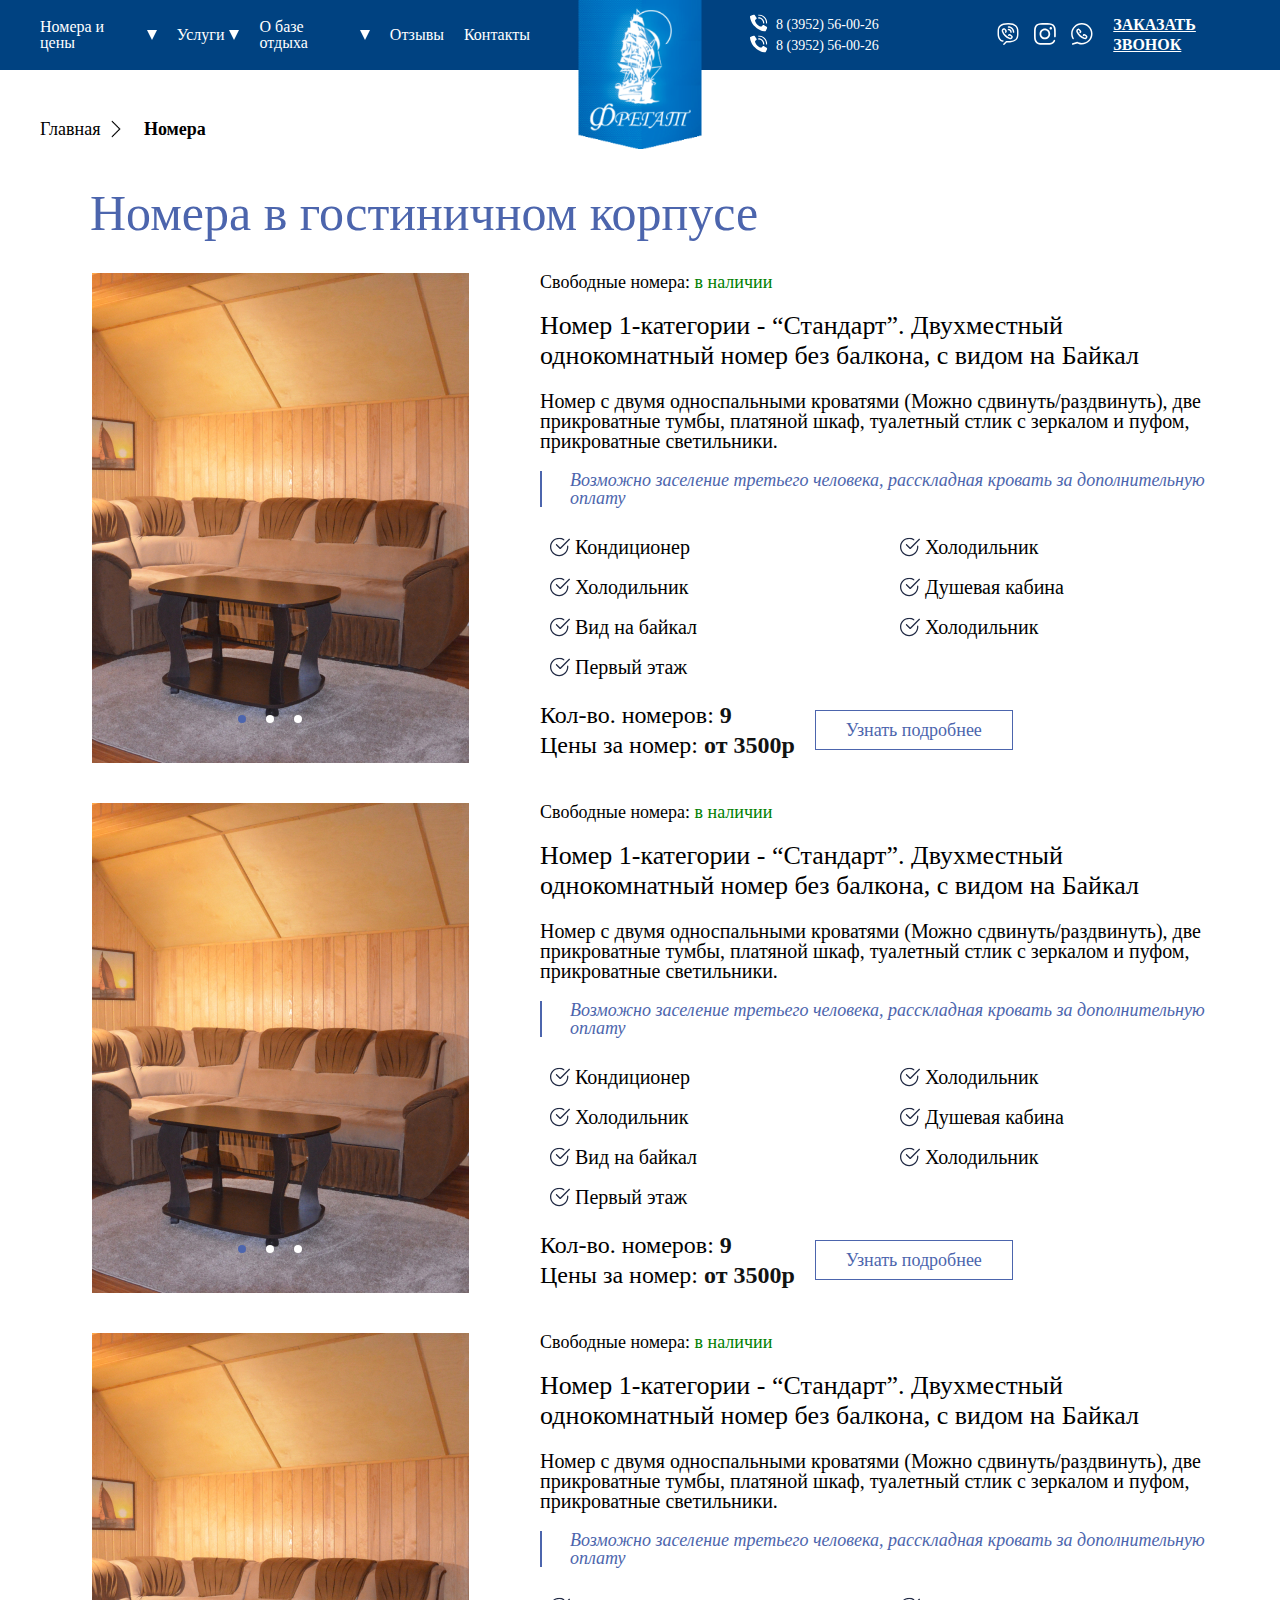
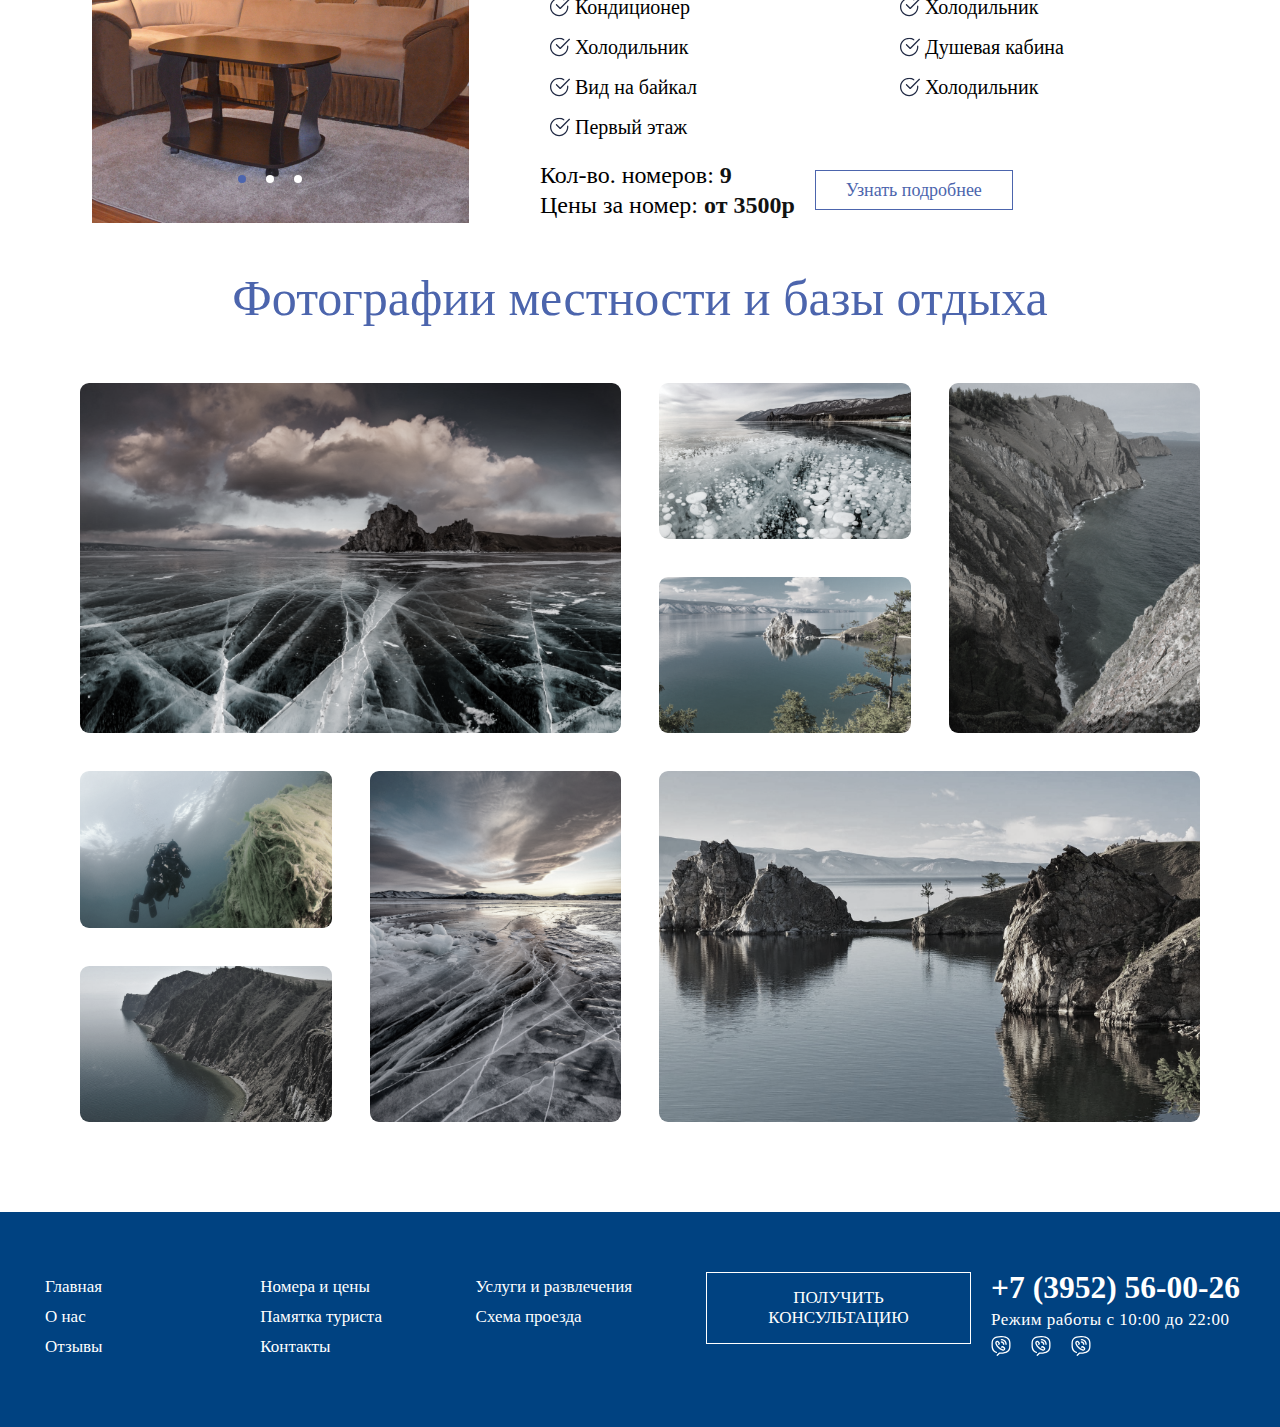
<file: index_02.html>
<!DOCTYPE html>
<html lang="ru">
<head>
	<title>Главная</title>
	<meta charset="UTF-8">
	<meta name="format-detection" content="telephone=no">
	<link rel="stylesheet" href="css/style.min.css">
	<link rel="shortcut icon" href="favicon.ico">
	<!-- <meta name="robots" content="noindex, nofollow"> -->
	<!-- <meta name="viewport" content="width=device-width, initial-scale=1.0, maximum-scale=1.0, user-scalable=0"> -->
	<meta name="viewport" content="width=device-width, initial-scale=1.0">
</head>
<body>
	<div class="wrapper wrapper_02">
		<header class="header">
	<div class="header__container">
		<div class="header__body">
			<div class="header__left header-navigation menu">
				<ul class="menu__list">
					<li class="menu__list_drop">
						<a href="index_02.html" class="menu__link">Номера и цены</a>
						<span class="menu__arrow"></span>
						<ul class="menu__sub-list">
							<li><a href="" class="menu__sub-link">Раздел страницы 1</a></li>
							<li><a href="" class="menu__sub-link">Раздел страницы 2</a></li>
							<li><a href="" class="menu__sub-link">Раздел страницы 3</a></li>
						</ul>
					</li>
					<li class="menu__list_drop">
						<a data-goto=".services" href="index.html" class="menu__link">Услуги</a>
						<span class="menu__arrow"></span>
						<ul class="menu__sub-list">
							<li><a href="" class="menu__sub-link">Раздел страницы 1</a></li>
							<li><a href="" class="menu__sub-link">Раздел страницы 2</a></li>
							<li><a href="" class="menu__sub-link">Раздел страницы 3</a></li>
						</ul>
					</li>
					<li class="menu__list_drop">
						<a href="index.html" class="menu__link">О базе отдыха</a>
						<span class="menu__arrow"></span>
						<ul class="menu__sub-list">
							<li><a href="" class="menu__sub-link">Раздел страницы 1</a></li>
							<li><a href="" class="menu__sub-link">Раздел страницы 2</a></li>
							<li><a href="" class="menu__sub-link">Раздел страницы 3</a></li>
						</ul>
					</li>
					<li class="menu__list_drop toch"> 
						<a data-goto=".geolocation" href="" class="menu__link">Контакты</a>
						<span class="menu__arrow"></span>
						<ul class="menu__sub-list">
							<li><a href="" class="menu__sub-link">Раздел страницы 1</a></li>
							<li><a href="" class="menu__sub-link">Раздел страницы 2</a></li>
							<li><a href="" class="menu__sub-link">Раздел страницы 3</a></li>
						</ul>
					</li>
					<li><a data-goto=".feedback" href="index.html" class="menu__link">Отзывы</a></li>
					<li><a data-goto=".geolocation" href="index.html" class="menu__link">Контакты</a></li>
				</ul>
			</div>
			<div class="header__logo">
				<a href="index.html" class="header__logo_link">
					<img class="header__logo_img" src="img/Logo.png" alt="">
				</a>
			</div>
			<div class="header__right header-information menu">
				<ul class="menu__list">
					<li>
						<div class="menu__phones">
							<a href="" class="menu__phone">
								<span>
									<svg width="18" height="18" viewBox="0 0 18 18" fill="none" xmlns="http://www.w3.org/2000/svg">
										<g clip-path="url(#clip0)">
										<path d="M7.15283 10.4812C5.50403 8.83575 5.13174 7.19035 5.04775 6.53112C5.02428 6.34884 5.08714 6.16604 5.21781 6.03655L6.5521 4.70561C6.74837 4.50986 6.78321 4.20479 6.63609 3.96999L4.51165 0.678C4.34889 0.418008 4.0147 0.324174 3.73997 0.461328L0.329491 2.06423C0.107325 2.1734 -0.0233492 2.40896 0.00187526 2.6548C0.180575 4.34894 0.920687 8.51357 5.02184 12.6066C9.12299 16.6996 13.2956 17.4378 14.9942 17.6162C15.2405 17.6414 15.4766 17.5109 15.5859 17.2892L17.1922 13.8858C17.3291 13.6122 17.2357 13.2796 16.9762 13.1169L13.6774 10.9974C13.4423 10.8505 13.1366 10.885 12.9403 11.0806L11.6066 12.4122C11.4768 12.5426 11.2937 12.6053 11.111 12.5819C10.4504 12.4981 8.80163 12.1266 7.15283 10.4812Z" fill="white"/>
										<path d="M13.7001 9.5951C13.3711 9.5951 13.1044 9.32896 13.1044 9.00066C13.1016 6.53958 11.1031 4.54517 8.63692 4.54239C8.30795 4.54239 8.04126 4.27625 8.04126 3.94795C8.04126 3.61965 8.30795 3.35352 8.63692 3.35352C11.7608 3.35696 14.2923 5.88326 14.2957 9.00066C14.2957 9.32896 14.029 9.5951 13.7001 9.5951Z" fill="white"/>
										<path d="M16.6784 9.59463C16.3494 9.59463 16.0827 9.32849 16.0827 9.0002C16.0781 4.89837 12.7472 1.57432 8.63692 1.56973C8.30795 1.56973 8.04126 1.30359 8.04126 0.975296C8.04126 0.646998 8.30795 0.380859 8.63692 0.380859C13.4049 0.386101 17.2688 4.24204 17.2741 9.0002C17.2741 9.15785 17.2113 9.30905 17.0996 9.42053C16.9879 9.532 16.8364 9.59463 16.6784 9.59463Z" fill="white"/>
										</g>
										<defs>
										<clipPath id="clip0">
										<rect width="17.2743" height="17.2387" fill="white" transform="translate(0 0.380859)"/>
										</clipPath>
										</defs>
									</svg>
								</span>
								8 (3952) 56-00-26
						   </a>
							<a href="" class="menu__phone">
								<span>
									<svg width="18" height="18" viewBox="0 0 18 18" fill="none" xmlns="http://www.w3.org/2000/svg">
										<g clip-path="url(#clip0)">
										<path d="M7.15283 10.4812C5.50403 8.83575 5.13174 7.19035 5.04775 6.53112C5.02428 6.34884 5.08714 6.16604 5.21781 6.03655L6.5521 4.70561C6.74837 4.50986 6.78321 4.20479 6.63609 3.96999L4.51165 0.678C4.34889 0.418008 4.0147 0.324174 3.73997 0.461328L0.329491 2.06423C0.107325 2.1734 -0.0233492 2.40896 0.00187526 2.6548C0.180575 4.34894 0.920687 8.51357 5.02184 12.6066C9.12299 16.6996 13.2956 17.4378 14.9942 17.6162C15.2405 17.6414 15.4766 17.5109 15.5859 17.2892L17.1922 13.8858C17.3291 13.6122 17.2357 13.2796 16.9762 13.1169L13.6774 10.9974C13.4423 10.8505 13.1366 10.885 12.9403 11.0806L11.6066 12.4122C11.4768 12.5426 11.2937 12.6053 11.111 12.5819C10.4504 12.4981 8.80163 12.1266 7.15283 10.4812Z" fill="white"/>
										<path d="M13.7001 9.5951C13.3711 9.5951 13.1044 9.32896 13.1044 9.00066C13.1016 6.53958 11.1031 4.54517 8.63692 4.54239C8.30795 4.54239 8.04126 4.27625 8.04126 3.94795C8.04126 3.61965 8.30795 3.35352 8.63692 3.35352C11.7608 3.35696 14.2923 5.88326 14.2957 9.00066C14.2957 9.32896 14.029 9.5951 13.7001 9.5951Z" fill="white"/>
										<path d="M16.6784 9.59463C16.3494 9.59463 16.0827 9.32849 16.0827 9.0002C16.0781 4.89837 12.7472 1.57432 8.63692 1.56973C8.30795 1.56973 8.04126 1.30359 8.04126 0.975296C8.04126 0.646998 8.30795 0.380859 8.63692 0.380859C13.4049 0.386101 17.2688 4.24204 17.2741 9.0002C17.2741 9.15785 17.2113 9.30905 17.0996 9.42053C16.9879 9.532 16.8364 9.59463 16.6784 9.59463Z" fill="white"/>
										</g>
										<defs>
										<clipPath id="clip0">
										<rect width="17.2743" height="17.2387" fill="white" transform="translate(0 0.380859)"/>
										</clipPath>
										</defs>
									</svg>
								</span>
							8 (3952) 56-00-26
						   </a>
						</div>
					</li>
					<li>
						<div class="menu__messsengers">
							<a href="" class="menu__messsenger">
								<svg width="22" height="22" viewBox="0 0 24 24" fill="none" xmlns="http://www.w3.org/2000/svg">
									<path d="M21.1018 2.68494C19.2047 0.825027 16.1376 -0.07617 11.9841 0.00503608C7.7961 0.0874053 4.9966 0.82249 3.17401 2.31846C1.4118 3.76473 0.591064 5.88106 0.591064 8.97863V12.14C0.591064 15.7968 2.55058 19.817 6.29569 20.4253C6.72805 20.496 7.13535 20.2021 7.20555 19.7696C7.27576 19.3374 6.98224 18.93 6.54988 18.8598C3.70967 18.3984 2.17712 15.0532 2.17712 12.14V8.97863C2.17712 4.53703 3.82292 1.75181 12.0152 1.59067C15.7292 1.51708 18.4099 2.26686 19.9913 3.81739C21.2237 5.02586 21.8228 6.71405 21.8228 8.97863V12.14C21.8228 16.9271 19.6741 19.0386 14.1631 19.6603H10.2552C10.0449 19.6603 9.84317 19.7438 9.6945 19.8926L6.941 22.6461C6.6313 22.9558 6.6313 23.4579 6.941 23.7677C7.0958 23.9225 7.29881 24 7.50172 24C7.70463 24 7.90765 23.9226 8.06245 23.7677L10.5837 21.2464H14.2074C14.2365 21.2464 14.2658 21.2448 14.2949 21.2415C17.4488 20.8912 19.6086 20.0703 21.0916 18.6581C22.6509 17.1731 23.4089 15.0411 23.4089 12.1398V8.97863C23.4089 6.30358 22.6327 4.18609 21.1018 2.68494Z" fill="white"/>
									<path d="M12.495 5.18068C12.4951 5.18068 12.4951 5.18068 12.4954 5.18068C13.7732 5.18068 14.9746 5.67838 15.8782 6.58201C16.7819 7.48575 17.2796 8.68735 17.2795 9.96539C17.2795 10.4034 17.6345 10.7584 18.0725 10.7584C18.0726 10.7584 18.0726 10.7584 18.0726 10.7584C18.5105 10.7584 18.8656 10.4035 18.8656 9.9655C18.8657 8.26376 18.203 6.66385 16.9998 5.46056C15.7966 4.25728 14.197 3.59473 12.4954 3.59473C12.4952 3.59473 12.4949 3.59473 12.4948 3.59473C12.0569 3.59473 11.7019 3.94979 11.7019 4.38776C11.702 4.82561 12.0571 5.18068 12.495 5.18068Z" fill="white"/>
									<path d="M12.4948 7.96887C13.5953 7.96908 14.4908 8.86446 14.4909 9.96487C14.491 10.4028 14.846 10.7579 15.2841 10.7578C15.7221 10.7578 16.0771 10.4026 16.077 9.96466C16.0767 7.98991 14.4699 6.38313 12.495 6.38281H12.4949C12.057 6.38281 11.702 6.73777 11.7019 7.17574C11.7019 7.6137 12.0569 7.96887 12.4948 7.96887Z" fill="white"/>
									<path d="M8.93894 9.32862C8.57743 9.57584 8.4847 10.0693 8.73181 10.4308C8.97891 10.7923 9.47249 10.885 9.83401 10.6379C10.1183 10.4435 10.7843 9.98821 10.7375 9.07803C10.7079 8.53327 10.2166 7.75547 9.80958 7.19887C9.21428 6.38448 8.70125 5.89397 8.28792 5.74192C7.90198 5.59822 7.49838 5.59515 7.08749 5.73303C6.23641 6.01979 5.61848 6.53801 5.30064 7.23165C4.99114 7.90688 4.99802 8.68289 5.32062 9.47623C6.08256 11.3455 7.14924 12.9819 8.49813 14.3472C9.85632 15.6889 11.4927 16.7556 13.3627 17.518C13.7673 17.6826 14.1676 17.765 14.5524 17.765C14.9214 17.765 15.2762 17.6893 15.6067 17.5377C16.3004 17.2198 16.8185 16.602 17.1055 15.7498C17.243 15.3399 17.2399 14.9365 17.0974 14.5532C16.9443 14.1369 16.4537 13.624 15.6394 13.0287C15.0827 12.6217 14.3049 12.1303 13.758 12.1006C12.8497 12.055 12.3949 12.7197 12.2005 13.004C11.9533 13.3656 12.0458 13.859 12.4073 14.1064C12.769 14.3537 13.2623 14.2611 13.5096 13.8995C13.5959 13.7734 13.6452 13.7161 13.6734 13.691C14.1186 13.8337 15.388 14.7663 15.6165 15.1237C15.6221 15.1465 15.6233 15.1813 15.6022 15.2446C15.5022 15.5416 15.3071 15.9304 14.946 16.096C14.6077 16.2508 14.2234 16.1559 13.9609 16.0492C12.2853 15.366 10.8224 14.4138 9.61957 13.2257C8.42464 12.0161 7.47248 10.5533 6.78973 8.87829C6.68273 8.61522 6.58767 8.23065 6.74257 7.89272C6.90805 7.53162 7.29695 7.33643 7.59302 7.23662C7.65625 7.21547 7.69104 7.21663 7.71514 7.22245C8.07264 7.45137 9.00471 8.72 9.14746 9.16526C9.12229 9.19307 9.06509 9.24245 8.93894 9.32862Z" fill="white"/>
								</svg>
							</a>
							<a href="" class="menu__messsenger">
								<svg width="22" height="22" viewBox="0 0 22 22" fill="none" xmlns="http://www.w3.org/2000/svg">
									<path d="M11.1241 21.8181C11.0518 21.8181 10.9796 21.8181 10.9068 21.8178C9.19663 21.822 7.61643 21.7785 6.07968 21.685C4.67077 21.5992 3.3847 21.1124 2.36031 20.2771C1.37187 19.4711 0.696877 18.3812 0.354137 17.0383C0.0558417 15.869 0.040028 14.7213 0.0248801 13.6112C0.0138938 12.8147 0.00257457 11.8708 0.000244141 10.911C0.00257457 9.94724 0.0138938 9.00341 0.0248801 8.2069C0.040028 7.09695 0.0558417 5.94921 0.354137 4.77983C0.696877 3.43683 1.37187 2.34702 2.36031 1.54102C3.3847 0.705728 4.67077 0.218833 6.07984 0.133107C7.6166 0.0397227 9.19713 -0.00388978 10.911 0.00027171C12.6217 -0.0033904 14.2014 0.0397227 15.7382 0.133107C17.1471 0.218833 18.4331 0.705728 19.4575 1.54102C20.4461 2.34702 21.121 3.43683 21.4637 4.77983C21.762 5.94904 21.7778 7.09695 21.793 8.2069C21.8039 9.00341 21.8154 9.94724 21.8176 10.907C21.8154 11.8708 21.8039 12.8147 21.793 13.6112C21.7866 14.0819 21.3978 14.4581 20.9292 14.4518C20.4585 14.4453 20.0823 14.0585 20.0886 13.5879C20.0994 12.796 20.1109 11.8584 20.113 10.907C20.1109 9.95972 20.0994 9.02205 20.0886 8.2302C20.0748 7.21963 20.0604 6.17459 19.8121 5.2013C19.5616 4.21953 19.0798 3.4325 18.3804 2.86205C17.6238 2.24498 16.7 1.89924 15.6346 1.83449C14.134 1.74327 12.5892 1.70116 10.911 1.70465C9.22876 1.70066 7.68385 1.74327 6.18322 1.83449C5.11788 1.89924 4.19419 2.24498 3.43747 2.86188C2.738 3.43234 2.25627 4.21936 2.00575 5.2013C1.75739 6.17459 1.74308 7.21963 1.72926 8.2302C1.71844 9.02205 1.70712 9.95972 1.70479 10.911C1.70712 11.8584 1.71844 12.796 1.72926 13.5879C1.74308 14.5985 1.75739 15.6435 2.00575 16.6168C2.25627 17.5986 2.738 18.3856 3.43747 18.956C4.19419 19.5731 5.11788 19.9188 6.18322 19.9836C7.68385 20.0748 9.22909 20.1174 10.907 20.1133C12.5894 20.1173 14.134 20.0748 15.6346 19.9836C16.7 19.9188 17.6236 19.5731 18.3804 18.956C18.8842 18.545 19.2779 18.0177 19.5504 17.3885C19.7375 16.9567 20.2392 16.7581 20.6712 16.9452C21.1031 17.1323 21.3016 17.634 21.1146 18.066C20.7326 18.948 20.1751 19.692 19.4575 20.2771C18.4331 21.1125 17.1471 21.5992 15.7382 21.685C14.2665 21.7745 12.7547 21.8181 11.1241 21.8181ZM16.1929 10.909C16.1929 7.97186 13.8034 5.58233 10.8662 5.58233C7.92921 5.58233 5.53952 7.97186 5.53952 10.909C5.53952 13.8462 7.92921 16.2358 10.8662 16.2358C13.8034 16.2358 16.1929 13.8462 16.1929 10.909ZM14.4884 10.909C14.4884 12.9062 12.8636 14.5312 10.8662 14.5312C8.86904 14.5312 7.24406 12.9062 7.24406 10.909C7.24406 8.91186 8.86904 7.28688 10.8662 7.28688C12.8636 7.28688 14.4884 8.91186 14.4884 10.909ZM16.7895 3.87778C16.0836 3.87778 15.5111 4.45007 15.5111 5.15619C15.5111 5.86232 16.0836 6.4346 16.7895 6.4346C17.4956 6.4346 18.0679 5.86232 18.0679 5.15619C18.0679 4.45007 17.4956 3.87778 16.7895 3.87778Z" fill="white"/>
								</svg>
							</a>
							<a href="" class="menu__messsenger">
								<svg width="22" height="22" viewBox="0 0 22 22" fill="none" xmlns="http://www.w3.org/2000/svg">
									<path d="M10.8178 0C4.92196 0 0.125488 4.79667 0.125488 10.6925C0.125488 13 1.06206 15.0718 1.46482 15.8555C1.65233 16.2206 2.10036 16.3642 2.46518 16.1768C2.8301 15.9893 2.97393 15.5413 2.78642 15.1764C2.43319 14.4889 1.61142 12.6755 1.61142 10.6924C1.61132 5.61596 5.74135 1.48583 10.8178 1.48583C15.8948 1.48583 20.0252 5.61596 20.0252 10.6925C20.0252 15.7692 15.8948 19.8993 10.8178 19.8993C8.83238 19.8993 7.25472 19.2118 6.66851 18.9161C6.49466 18.8284 6.29328 18.8125 6.10785 18.8719L1.42827 20.3673C1.03749 20.4922 0.821849 20.9102 0.946758 21.3011C1.0476 21.6168 1.33981 21.8181 1.65421 21.8181C1.7292 21.8181 1.80537 21.8067 1.88056 21.7826L6.27773 20.3774C7.19766 20.8044 8.81682 21.3851 10.8178 21.3851C16.714 21.3851 21.511 16.5884 21.511 10.6925C21.511 4.79667 16.714 0 10.8178 0Z" fill="white"/>
									<path d="M8.7098 8.86941C8.3844 9.11932 8.32328 9.58568 8.5731 9.91118C8.82302 10.2366 9.28927 10.2978 9.61487 10.0479C9.8426 9.87294 10.4475 9.40837 10.359 8.57739C10.3044 8.0834 9.82239 7.40556 9.42765 6.92405C8.85006 6.21937 8.36112 5.80205 7.97718 5.68457C7.61741 5.57303 7.24873 5.59067 6.88103 5.73707C6.12465 6.03939 5.59083 6.54021 5.33725 7.18546C5.09031 7.81387 5.13518 8.51707 5.46731 9.21977C6.24262 10.8564 7.27884 12.2698 8.54725 13.421C8.5522 13.4257 8.55725 13.4302 8.5623 13.4348C9.84874 14.5719 11.3707 15.4481 13.0867 16.0393C13.4123 16.1511 13.7318 16.2069 14.0387 16.2069C14.4242 16.2069 14.7898 16.1189 15.1224 15.9436C15.7356 15.6202 16.1744 15.0345 16.3917 14.2482C16.4963 13.8671 16.4729 13.499 16.3234 13.1562C16.163 12.7853 15.6944 12.3456 14.9303 11.8494C14.4084 11.5104 13.6821 11.1065 13.1829 11.1065C13.1826 11.1065 13.1823 11.1065 13.1819 11.1065C12.3492 11.1098 11.9539 11.7623 11.8051 12.0081C11.5925 12.359 11.7046 12.8159 12.0556 13.0285C12.4064 13.241 12.8633 13.129 13.076 12.7779C13.1347 12.6809 13.172 12.6294 13.1953 12.6024C13.6149 12.7243 14.7373 13.4585 14.9673 13.7674C14.9711 13.7839 14.9716 13.8087 14.9592 13.854C14.886 14.119 14.7346 14.4685 14.4294 14.6294C14.1442 14.7796 13.8041 14.7149 13.5699 14.6344C12.0431 14.1085 10.692 13.3327 9.55385 12.3285C9.55355 12.3282 9.55316 12.3279 9.55286 12.3275C8.4259 11.3065 7.5031 10.047 6.81021 8.58442C6.70412 8.35977 6.60219 8.02902 6.72007 7.72918C6.84627 7.40804 7.17701 7.21904 7.43158 7.11731C7.47527 7.09988 7.49993 7.0972 7.51786 7.09958C7.85049 7.29422 8.70346 8.32807 8.87096 8.73172C8.84679 8.75777 8.79964 8.80037 8.7098 8.86941Z" fill="white"/>
								</svg>
							</a>
						</div>
					</li>
					<li><a href="" class="menu__link menu__order-phone">заказать  звонок</a></li>
				</ul>
			</div>
		</div>
		<div class="menu__icon"><span></span></div>
	</div>
</header>
		<main class="main">
			<div class="content">
				<div class="content__container _container">
					<div class="status-bar">
						<div class="status-bar__line">
							<a href="index.html" class="status-bar__line_link">Главная</a>
							<a href="" class="status-bar__line_link">Номера</a>
						</div>
					</div>
					<!-- <div class="content__line">
						<p><a href="index.html">Главная</a><span> > </span><a href="">Каталог номеров</a></p>
					</div> -->
					<div class="content__wrapper">
						<aside class="content__aside aside-content">
							<ul class="aside-content__list">
								<li class="dropdown area-booking__item">
									<div class="area-booking__item_title">
										<p>Каталог номеров</p>
									</div>
							       <button class="dropdown__button dropdown__title">Гостиница</button>
							       <ul class="dropdown__list">
							           <li class="dropdown__list-item" data-value="travel">Гостиница</li>
							           <li class="dropdown__list-item" data-value="lessons">Гостиница</li>
							           <li class="dropdown__list-item" data-value="photo">Гостиница</li>
							           <li class="dropdown__list-item" data-value="sport">Гостиница Гостиница</li>
							       </ul>
							       <input type="text" name="select-category" value="" class="dropdown__input-hidden" >
							   </li>
							   <li class="dropdown area-booking__item">
									<div class="area-booking__item_title">
										<p>Вид из окна</p>
									</div>
							       <button class="dropdown__button dropdown__title">На Байкал</button>
							       <ul class="dropdown__list">
							           <li class="dropdown__list-item" data-value="travel">На Байкал</li>
							           <li class="dropdown__list-item" data-value="lessons">На Байкал</li>
							           <li class="dropdown__list-item" data-value="photo">На Байкал</li>
							           <li class="dropdown__list-item" data-value="sport">На Байкал На Байкал</li>
							       </ul>
							       <input type="text" name="select-category" value="" class="dropdown__input-hidden" >
							   </li>
							   <li class="dropdown area-booking__item">
									<div class="area-booking__item_title">
										<p>Наличие балкона</p>
									</div>
							       <button class="dropdown__button dropdown__title">Есть</button>
							       <ul class="dropdown__list">
							           <li class="dropdown__list-item" data-value="travel">Есть</li>
							           <li class="dropdown__list-item" data-value="lessons">Есть</li>
							           <li class="dropdown__list-item" data-value="photo">Есть</li>
							           <li class="dropdown__list-item" data-value="sport">Есть</li>
							       </ul>
							       <input type="text" name="select-category" value="" class="dropdown__input-hidden" >
							   </li>
							   <li class="dropdown area-booking__item">
									<div class="area-booking__item_title">
										<p>Вид кровати</p>
									</div>
							       <button class="dropdown__button dropdown__title">Двухспальная</button>
							       <ul class="dropdown__list">
							           <li class="dropdown__list-item" data-value="travel">Двухспальная</li>
							           <li class="dropdown__list-item" data-value="lessons">Двухспальная</li>
							           <li class="dropdown__list-item" data-value="photo">Двухспальная</li>
							           <li class="dropdown__list-item" data-value="sport">Двухспальная Двухспальная</li>
							       </ul>
							       <input type="text" name="select-category" value="" class="dropdown__input-hidden" >
							   </li>
							</ul>
							<a href="" class="aside-content__card aside-card">
								<div class="aside-card__title">
									<div class="aside-card__partner">
										<img src="img/icons/card_01.jpg" alt="">
										<span>Ростуризм</span>
									</div>
									<div class="aside-card__partner"><img src="img/icons/card_02.jpg" alt=""></div>
								</div>
								<div class="aside-card__price card__text">
									<p>20%</p>
									<span>Возврат за поездки по стране при оплате картой мир</span>
								</div>
								<div class="aside-card__img card__img">
									<img src="img/CARD.jpg" alt="">
								</div>
							</a>
						</aside>

						<div class="content__page page-content">
							<div class="page-content__title main-title">
								<p>Номера в гостиничном корпусе</p>
							</div>
							<div class="page-content__body">
								<ul class="page-content__list">
									<li class="page-content__item apartment">
										<div class="apartment__body">
											<div class="apartment__images">
												<div class="apartment__images_item">
													<!-- <div class="apartment__images_body"> -->
													   <img src="img/Apartment-01.jpg" alt="">
													<!-- </div> -->
												</div>
												<div class="apartment__images_item">
													<!-- <div class="apartment__images_body"> -->
													   <img src="img/Apartment-01.jpg" alt="">
													<!-- </div> -->
												</div>
												<div class="apartment__images_item">
													<!-- <div class="apartment__images_body"> -->
													   <img src="img/Apartment-01.jpg" alt="">
													<!-- </div> -->
												</div>
											</div>
											<div class="apartment__info">
												<div class="apartment__state">
													<p>Свободные номера: <span>в наличии</span></p>
												</div>
												<div class="apartment__title">
													<p>Номер 1-категории - “Стандарт”. Двухместный однокомнатный номер без балкона, с видом на Байкал</p>
												</div>
												<div class="apartment__text">
													<p>Номер с двумя односпальными кроватями (Можно сдвинуть/раздвинуть), две прикроватные тумбы, платяной  шкаф, туалетный стлик с зеркалом и пуфом, прикроватные светильники.</p>
												</div>
												<div class="apartment__comment">
													<p>Возможно заселение третьего человека, расскладная кровать за дополнительную оплату</p>
												</div>
												<ul class="apartment__things things-apartment__list">
													<li class="things-apartment__item">
														<p>
															<svg width="12" height="12" viewBox="0 0 12 12" fill="none" xmlns="http://www.w3.org/2000/svg">
																<g clip-path="url(#clip0)">
																<path d="M5.49986 11.4918C2.46745 11.4918 0 9.02445 0 5.99205C0 2.95964 2.46745 0.492188 5.49986 0.492188C6.55433 0.492188 7.58024 0.792654 8.46672 1.36164C8.64075 1.47369 8.69174 1.70568 8.57969 1.88018C8.46727 2.05467 8.23573 2.10511 8.06124 1.99315C7.29625 1.50162 6.41032 1.24216 5.49986 1.24216C2.88089 1.24216 0.749977 3.37308 0.749977 5.99205C0.749977 8.61092 2.88089 10.7418 5.49986 10.7418C8.11873 10.7418 10.2496 8.61092 10.2496 5.99205C10.2496 5.8355 10.2421 5.6805 10.2277 5.52807C10.2077 5.32154 10.3587 5.13853 10.5647 5.11857C10.7717 5.09953 10.9541 5.24958 10.9742 5.45556C10.9911 5.63207 10.9996 5.81105 10.9996 5.99205C10.9996 9.02445 8.53227 11.4918 5.49986 11.4918Z" fill="#222B45"/>
																<path d="M6.12473 7.24282C6.02879 7.24282 5.93275 7.20629 5.85979 7.13287L3.60986 4.88294C3.46338 4.73636 3.46338 4.49888 3.60986 4.3524C3.75634 4.20592 3.99382 4.20592 4.1403 4.3524L6.12528 6.33739L11.3596 1.10302C11.5061 0.956544 11.7436 0.956544 11.8901 1.10302C12.0366 1.2495 12.0366 1.48698 11.8901 1.63346L6.39023 7.13332C6.31671 7.20629 6.22077 7.24282 6.12473 7.24282Z" fill="#222B45"/>
																</g>
																<defs>
																<clipPath id="clip0">
																<rect width="12" height="12" fill="white"/>
																</clipPath>
																</defs>
															</svg>
															Кондиционер
														</p>
													</li>
													<li class="things-apartment__item">
														<p>
															<svg width="12" height="12" viewBox="0 0 12 12" fill="none" xmlns="http://www.w3.org/2000/svg">
																<g clip-path="url(#clip0)">
																<path d="M5.49986 11.4918C2.46745 11.4918 0 9.02445 0 5.99205C0 2.95964 2.46745 0.492188 5.49986 0.492188C6.55433 0.492188 7.58024 0.792654 8.46672 1.36164C8.64075 1.47369 8.69174 1.70568 8.57969 1.88018C8.46727 2.05467 8.23573 2.10511 8.06124 1.99315C7.29625 1.50162 6.41032 1.24216 5.49986 1.24216C2.88089 1.24216 0.749977 3.37308 0.749977 5.99205C0.749977 8.61092 2.88089 10.7418 5.49986 10.7418C8.11873 10.7418 10.2496 8.61092 10.2496 5.99205C10.2496 5.8355 10.2421 5.6805 10.2277 5.52807C10.2077 5.32154 10.3587 5.13853 10.5647 5.11857C10.7717 5.09953 10.9541 5.24958 10.9742 5.45556C10.9911 5.63207 10.9996 5.81105 10.9996 5.99205C10.9996 9.02445 8.53227 11.4918 5.49986 11.4918Z" fill="#222B45"/>
																<path d="M6.12473 7.24282C6.02879 7.24282 5.93275 7.20629 5.85979 7.13287L3.60986 4.88294C3.46338 4.73636 3.46338 4.49888 3.60986 4.3524C3.75634 4.20592 3.99382 4.20592 4.1403 4.3524L6.12528 6.33739L11.3596 1.10302C11.5061 0.956544 11.7436 0.956544 11.8901 1.10302C12.0366 1.2495 12.0366 1.48698 11.8901 1.63346L6.39023 7.13332C6.31671 7.20629 6.22077 7.24282 6.12473 7.24282Z" fill="#222B45"/>
																</g>
																<defs>
																<clipPath id="clip0">
																<rect width="12" height="12" fill="white"/>
																</clipPath>
																</defs>
															</svg>
															Холодильник
														</p>
													</li>
													<li class="things-apartment__item">
														<p>
															<svg width="12" height="12" viewBox="0 0 12 12" fill="none" xmlns="http://www.w3.org/2000/svg">
																<g clip-path="url(#clip0)">
																<path d="M5.49986 11.4918C2.46745 11.4918 0 9.02445 0 5.99205C0 2.95964 2.46745 0.492188 5.49986 0.492188C6.55433 0.492188 7.58024 0.792654 8.46672 1.36164C8.64075 1.47369 8.69174 1.70568 8.57969 1.88018C8.46727 2.05467 8.23573 2.10511 8.06124 1.99315C7.29625 1.50162 6.41032 1.24216 5.49986 1.24216C2.88089 1.24216 0.749977 3.37308 0.749977 5.99205C0.749977 8.61092 2.88089 10.7418 5.49986 10.7418C8.11873 10.7418 10.2496 8.61092 10.2496 5.99205C10.2496 5.8355 10.2421 5.6805 10.2277 5.52807C10.2077 5.32154 10.3587 5.13853 10.5647 5.11857C10.7717 5.09953 10.9541 5.24958 10.9742 5.45556C10.9911 5.63207 10.9996 5.81105 10.9996 5.99205C10.9996 9.02445 8.53227 11.4918 5.49986 11.4918Z" fill="#222B45"/>
																<path d="M6.12473 7.24282C6.02879 7.24282 5.93275 7.20629 5.85979 7.13287L3.60986 4.88294C3.46338 4.73636 3.46338 4.49888 3.60986 4.3524C3.75634 4.20592 3.99382 4.20592 4.1403 4.3524L6.12528 6.33739L11.3596 1.10302C11.5061 0.956544 11.7436 0.956544 11.8901 1.10302C12.0366 1.2495 12.0366 1.48698 11.8901 1.63346L6.39023 7.13332C6.31671 7.20629 6.22077 7.24282 6.12473 7.24282Z" fill="#222B45"/>
																</g>
																<defs>
																<clipPath id="clip0">
																<rect width="12" height="12" fill="white"/>
																</clipPath>
																</defs>
															</svg>
															Холодильник
														</p>
													</li>
													<li class="things-apartment__item">
														<p>
															<svg width="12" height="12" viewBox="0 0 12 12" fill="none" xmlns="http://www.w3.org/2000/svg">
																<g clip-path="url(#clip0)">
																<path d="M5.49986 11.4918C2.46745 11.4918 0 9.02445 0 5.99205C0 2.95964 2.46745 0.492188 5.49986 0.492188C6.55433 0.492188 7.58024 0.792654 8.46672 1.36164C8.64075 1.47369 8.69174 1.70568 8.57969 1.88018C8.46727 2.05467 8.23573 2.10511 8.06124 1.99315C7.29625 1.50162 6.41032 1.24216 5.49986 1.24216C2.88089 1.24216 0.749977 3.37308 0.749977 5.99205C0.749977 8.61092 2.88089 10.7418 5.49986 10.7418C8.11873 10.7418 10.2496 8.61092 10.2496 5.99205C10.2496 5.8355 10.2421 5.6805 10.2277 5.52807C10.2077 5.32154 10.3587 5.13853 10.5647 5.11857C10.7717 5.09953 10.9541 5.24958 10.9742 5.45556C10.9911 5.63207 10.9996 5.81105 10.9996 5.99205C10.9996 9.02445 8.53227 11.4918 5.49986 11.4918Z" fill="#222B45"/>
																<path d="M6.12473 7.24282C6.02879 7.24282 5.93275 7.20629 5.85979 7.13287L3.60986 4.88294C3.46338 4.73636 3.46338 4.49888 3.60986 4.3524C3.75634 4.20592 3.99382 4.20592 4.1403 4.3524L6.12528 6.33739L11.3596 1.10302C11.5061 0.956544 11.7436 0.956544 11.8901 1.10302C12.0366 1.2495 12.0366 1.48698 11.8901 1.63346L6.39023 7.13332C6.31671 7.20629 6.22077 7.24282 6.12473 7.24282Z" fill="#222B45"/>
																</g>
																<defs>
																<clipPath id="clip0">
																<rect width="12" height="12" fill="white"/>
																</clipPath>
																</defs>
															</svg>
															Душевая кабина
														</p>
													</li>
													<li class="things-apartment__item">
														<p>
															<svg width="12" height="12" viewBox="0 0 12 12" fill="none" xmlns="http://www.w3.org/2000/svg">
																<g clip-path="url(#clip0)">
																<path d="M5.49986 11.4918C2.46745 11.4918 0 9.02445 0 5.99205C0 2.95964 2.46745 0.492188 5.49986 0.492188C6.55433 0.492188 7.58024 0.792654 8.46672 1.36164C8.64075 1.47369 8.69174 1.70568 8.57969 1.88018C8.46727 2.05467 8.23573 2.10511 8.06124 1.99315C7.29625 1.50162 6.41032 1.24216 5.49986 1.24216C2.88089 1.24216 0.749977 3.37308 0.749977 5.99205C0.749977 8.61092 2.88089 10.7418 5.49986 10.7418C8.11873 10.7418 10.2496 8.61092 10.2496 5.99205C10.2496 5.8355 10.2421 5.6805 10.2277 5.52807C10.2077 5.32154 10.3587 5.13853 10.5647 5.11857C10.7717 5.09953 10.9541 5.24958 10.9742 5.45556C10.9911 5.63207 10.9996 5.81105 10.9996 5.99205C10.9996 9.02445 8.53227 11.4918 5.49986 11.4918Z" fill="#222B45"/>
																<path d="M6.12473 7.24282C6.02879 7.24282 5.93275 7.20629 5.85979 7.13287L3.60986 4.88294C3.46338 4.73636 3.46338 4.49888 3.60986 4.3524C3.75634 4.20592 3.99382 4.20592 4.1403 4.3524L6.12528 6.33739L11.3596 1.10302C11.5061 0.956544 11.7436 0.956544 11.8901 1.10302C12.0366 1.2495 12.0366 1.48698 11.8901 1.63346L6.39023 7.13332C6.31671 7.20629 6.22077 7.24282 6.12473 7.24282Z" fill="#222B45"/>
																</g>
																<defs>
																<clipPath id="clip0">
																<rect width="12" height="12" fill="white"/>
																</clipPath>
																</defs>
															</svg>
															Вид на байкал
														</p>
													</li>
													<li class="things-apartment__item">
														<p>
															<svg width="12" height="12" viewBox="0 0 12 12" fill="none" xmlns="http://www.w3.org/2000/svg">
																<g clip-path="url(#clip0)">
																<path d="M5.49986 11.4918C2.46745 11.4918 0 9.02445 0 5.99205C0 2.95964 2.46745 0.492188 5.49986 0.492188C6.55433 0.492188 7.58024 0.792654 8.46672 1.36164C8.64075 1.47369 8.69174 1.70568 8.57969 1.88018C8.46727 2.05467 8.23573 2.10511 8.06124 1.99315C7.29625 1.50162 6.41032 1.24216 5.49986 1.24216C2.88089 1.24216 0.749977 3.37308 0.749977 5.99205C0.749977 8.61092 2.88089 10.7418 5.49986 10.7418C8.11873 10.7418 10.2496 8.61092 10.2496 5.99205C10.2496 5.8355 10.2421 5.6805 10.2277 5.52807C10.2077 5.32154 10.3587 5.13853 10.5647 5.11857C10.7717 5.09953 10.9541 5.24958 10.9742 5.45556C10.9911 5.63207 10.9996 5.81105 10.9996 5.99205C10.9996 9.02445 8.53227 11.4918 5.49986 11.4918Z" fill="#222B45"/>
																<path d="M6.12473 7.24282C6.02879 7.24282 5.93275 7.20629 5.85979 7.13287L3.60986 4.88294C3.46338 4.73636 3.46338 4.49888 3.60986 4.3524C3.75634 4.20592 3.99382 4.20592 4.1403 4.3524L6.12528 6.33739L11.3596 1.10302C11.5061 0.956544 11.7436 0.956544 11.8901 1.10302C12.0366 1.2495 12.0366 1.48698 11.8901 1.63346L6.39023 7.13332C6.31671 7.20629 6.22077 7.24282 6.12473 7.24282Z" fill="#222B45"/>
																</g>
																<defs>
																<clipPath id="clip0">
																<rect width="12" height="12" fill="white"/>
																</clipPath>
																</defs>
															</svg>
															Холодильник
														</p>
													</li>
													<li class="things-apartment__item">
														<p>
															<svg width="12" height="12" viewBox="0 0 12 12" fill="none" xmlns="http://www.w3.org/2000/svg">
																<g clip-path="url(#clip0)">
																<path d="M5.49986 11.4918C2.46745 11.4918 0 9.02445 0 5.99205C0 2.95964 2.46745 0.492188 5.49986 0.492188C6.55433 0.492188 7.58024 0.792654 8.46672 1.36164C8.64075 1.47369 8.69174 1.70568 8.57969 1.88018C8.46727 2.05467 8.23573 2.10511 8.06124 1.99315C7.29625 1.50162 6.41032 1.24216 5.49986 1.24216C2.88089 1.24216 0.749977 3.37308 0.749977 5.99205C0.749977 8.61092 2.88089 10.7418 5.49986 10.7418C8.11873 10.7418 10.2496 8.61092 10.2496 5.99205C10.2496 5.8355 10.2421 5.6805 10.2277 5.52807C10.2077 5.32154 10.3587 5.13853 10.5647 5.11857C10.7717 5.09953 10.9541 5.24958 10.9742 5.45556C10.9911 5.63207 10.9996 5.81105 10.9996 5.99205C10.9996 9.02445 8.53227 11.4918 5.49986 11.4918Z" fill="#222B45"/>
																<path d="M6.12473 7.24282C6.02879 7.24282 5.93275 7.20629 5.85979 7.13287L3.60986 4.88294C3.46338 4.73636 3.46338 4.49888 3.60986 4.3524C3.75634 4.20592 3.99382 4.20592 4.1403 4.3524L6.12528 6.33739L11.3596 1.10302C11.5061 0.956544 11.7436 0.956544 11.8901 1.10302C12.0366 1.2495 12.0366 1.48698 11.8901 1.63346L6.39023 7.13332C6.31671 7.20629 6.22077 7.24282 6.12473 7.24282Z" fill="#222B45"/>
																</g>
																<defs>
																<clipPath id="clip0">
																<rect width="12" height="12" fill="white"/>
																</clipPath>
																</defs>
															</svg>
															Первый этаж
														</p>
													</li>
												</ul>
												<div class="apartment__more">
													<div class="apartment__condition">
														<p>Кол-во. номеров: <span>9</span></p>
														<p>Цены за номер: <span>от 3500р</span></p>
													</div>
													<div class="apartment__button">
														<a href="index_03.html" class="apartment_btn">Узнать подробнее</a>
													</div>
												</div>
											</div>
										</div>
									</li>
									<li class="page-content__item apartment">
										<div class="apartment__body">
											<div class="apartment__images">
												<div class="apartment__images_item">
													<!-- <div class="apartment__images_body"> -->
													   <img src="img/Apartment-01.jpg" alt="">
													<!-- </div> -->
												</div>
												<div class="apartment__images_item">
													<!-- <div class="apartment__images_body"> -->
													   <img src="img/Apartment-01.jpg" alt="">
													<!-- </div> -->
												</div>
												<div class="apartment__images_item">
													<!-- <div class="apartment__images_body"> -->
													   <img src="img/Apartment-01.jpg" alt="">
													<!-- </div> -->
												</div>
											</div>
											<div class="apartment__info">
												<div class="apartment__state">
													<p>Свободные номера: <span>в наличии</span></p>
												</div>
												<div class="apartment__title">
													<p>Номер 1-категории - “Стандарт”. Двухместный однокомнатный номер без балкона, с видом на Байкал</p>
												</div>
												<div class="apartment__text">
													<p>Номер с двумя односпальными кроватями (Можно сдвинуть/раздвинуть), две прикроватные тумбы, платяной  шкаф, туалетный стлик с зеркалом и пуфом, прикроватные светильники.</p>
												</div>
												<div class="apartment__comment">
													<p>Возможно заселение третьего человека, расскладная кровать за дополнительную оплату</p>
												</div>
												<ul class="apartment__things things-apartment__list">
													<li class="things-apartment__item">
														<p>
															<svg width="12" height="12" viewBox="0 0 12 12" fill="none" xmlns="http://www.w3.org/2000/svg">
																<g clip-path="url(#clip0)">
																<path d="M5.49986 11.4918C2.46745 11.4918 0 9.02445 0 5.99205C0 2.95964 2.46745 0.492188 5.49986 0.492188C6.55433 0.492188 7.58024 0.792654 8.46672 1.36164C8.64075 1.47369 8.69174 1.70568 8.57969 1.88018C8.46727 2.05467 8.23573 2.10511 8.06124 1.99315C7.29625 1.50162 6.41032 1.24216 5.49986 1.24216C2.88089 1.24216 0.749977 3.37308 0.749977 5.99205C0.749977 8.61092 2.88089 10.7418 5.49986 10.7418C8.11873 10.7418 10.2496 8.61092 10.2496 5.99205C10.2496 5.8355 10.2421 5.6805 10.2277 5.52807C10.2077 5.32154 10.3587 5.13853 10.5647 5.11857C10.7717 5.09953 10.9541 5.24958 10.9742 5.45556C10.9911 5.63207 10.9996 5.81105 10.9996 5.99205C10.9996 9.02445 8.53227 11.4918 5.49986 11.4918Z" fill="#222B45"/>
																<path d="M6.12473 7.24282C6.02879 7.24282 5.93275 7.20629 5.85979 7.13287L3.60986 4.88294C3.46338 4.73636 3.46338 4.49888 3.60986 4.3524C3.75634 4.20592 3.99382 4.20592 4.1403 4.3524L6.12528 6.33739L11.3596 1.10302C11.5061 0.956544 11.7436 0.956544 11.8901 1.10302C12.0366 1.2495 12.0366 1.48698 11.8901 1.63346L6.39023 7.13332C6.31671 7.20629 6.22077 7.24282 6.12473 7.24282Z" fill="#222B45"/>
																</g>
																<defs>
																<clipPath id="clip0">
																<rect width="12" height="12" fill="white"/>
																</clipPath>
																</defs>
															</svg>
															Кондиционер
														</p>
													</li>
													<li class="things-apartment__item">
														<p>
															<svg width="12" height="12" viewBox="0 0 12 12" fill="none" xmlns="http://www.w3.org/2000/svg">
																<g clip-path="url(#clip0)">
																<path d="M5.49986 11.4918C2.46745 11.4918 0 9.02445 0 5.99205C0 2.95964 2.46745 0.492188 5.49986 0.492188C6.55433 0.492188 7.58024 0.792654 8.46672 1.36164C8.64075 1.47369 8.69174 1.70568 8.57969 1.88018C8.46727 2.05467 8.23573 2.10511 8.06124 1.99315C7.29625 1.50162 6.41032 1.24216 5.49986 1.24216C2.88089 1.24216 0.749977 3.37308 0.749977 5.99205C0.749977 8.61092 2.88089 10.7418 5.49986 10.7418C8.11873 10.7418 10.2496 8.61092 10.2496 5.99205C10.2496 5.8355 10.2421 5.6805 10.2277 5.52807C10.2077 5.32154 10.3587 5.13853 10.5647 5.11857C10.7717 5.09953 10.9541 5.24958 10.9742 5.45556C10.9911 5.63207 10.9996 5.81105 10.9996 5.99205C10.9996 9.02445 8.53227 11.4918 5.49986 11.4918Z" fill="#222B45"/>
																<path d="M6.12473 7.24282C6.02879 7.24282 5.93275 7.20629 5.85979 7.13287L3.60986 4.88294C3.46338 4.73636 3.46338 4.49888 3.60986 4.3524C3.75634 4.20592 3.99382 4.20592 4.1403 4.3524L6.12528 6.33739L11.3596 1.10302C11.5061 0.956544 11.7436 0.956544 11.8901 1.10302C12.0366 1.2495 12.0366 1.48698 11.8901 1.63346L6.39023 7.13332C6.31671 7.20629 6.22077 7.24282 6.12473 7.24282Z" fill="#222B45"/>
																</g>
																<defs>
																<clipPath id="clip0">
																<rect width="12" height="12" fill="white"/>
																</clipPath>
																</defs>
															</svg>
															Холодильник
														</p>
													</li>
													<li class="things-apartment__item">
														<p>
															<svg width="12" height="12" viewBox="0 0 12 12" fill="none" xmlns="http://www.w3.org/2000/svg">
																<g clip-path="url(#clip0)">
																<path d="M5.49986 11.4918C2.46745 11.4918 0 9.02445 0 5.99205C0 2.95964 2.46745 0.492188 5.49986 0.492188C6.55433 0.492188 7.58024 0.792654 8.46672 1.36164C8.64075 1.47369 8.69174 1.70568 8.57969 1.88018C8.46727 2.05467 8.23573 2.10511 8.06124 1.99315C7.29625 1.50162 6.41032 1.24216 5.49986 1.24216C2.88089 1.24216 0.749977 3.37308 0.749977 5.99205C0.749977 8.61092 2.88089 10.7418 5.49986 10.7418C8.11873 10.7418 10.2496 8.61092 10.2496 5.99205C10.2496 5.8355 10.2421 5.6805 10.2277 5.52807C10.2077 5.32154 10.3587 5.13853 10.5647 5.11857C10.7717 5.09953 10.9541 5.24958 10.9742 5.45556C10.9911 5.63207 10.9996 5.81105 10.9996 5.99205C10.9996 9.02445 8.53227 11.4918 5.49986 11.4918Z" fill="#222B45"/>
																<path d="M6.12473 7.24282C6.02879 7.24282 5.93275 7.20629 5.85979 7.13287L3.60986 4.88294C3.46338 4.73636 3.46338 4.49888 3.60986 4.3524C3.75634 4.20592 3.99382 4.20592 4.1403 4.3524L6.12528 6.33739L11.3596 1.10302C11.5061 0.956544 11.7436 0.956544 11.8901 1.10302C12.0366 1.2495 12.0366 1.48698 11.8901 1.63346L6.39023 7.13332C6.31671 7.20629 6.22077 7.24282 6.12473 7.24282Z" fill="#222B45"/>
																</g>
																<defs>
																<clipPath id="clip0">
																<rect width="12" height="12" fill="white"/>
																</clipPath>
																</defs>
															</svg>
															Холодильник
														</p>
													</li>
													<li class="things-apartment__item">
														<p>
															<svg width="12" height="12" viewBox="0 0 12 12" fill="none" xmlns="http://www.w3.org/2000/svg">
																<g clip-path="url(#clip0)">
																<path d="M5.49986 11.4918C2.46745 11.4918 0 9.02445 0 5.99205C0 2.95964 2.46745 0.492188 5.49986 0.492188C6.55433 0.492188 7.58024 0.792654 8.46672 1.36164C8.64075 1.47369 8.69174 1.70568 8.57969 1.88018C8.46727 2.05467 8.23573 2.10511 8.06124 1.99315C7.29625 1.50162 6.41032 1.24216 5.49986 1.24216C2.88089 1.24216 0.749977 3.37308 0.749977 5.99205C0.749977 8.61092 2.88089 10.7418 5.49986 10.7418C8.11873 10.7418 10.2496 8.61092 10.2496 5.99205C10.2496 5.8355 10.2421 5.6805 10.2277 5.52807C10.2077 5.32154 10.3587 5.13853 10.5647 5.11857C10.7717 5.09953 10.9541 5.24958 10.9742 5.45556C10.9911 5.63207 10.9996 5.81105 10.9996 5.99205C10.9996 9.02445 8.53227 11.4918 5.49986 11.4918Z" fill="#222B45"/>
																<path d="M6.12473 7.24282C6.02879 7.24282 5.93275 7.20629 5.85979 7.13287L3.60986 4.88294C3.46338 4.73636 3.46338 4.49888 3.60986 4.3524C3.75634 4.20592 3.99382 4.20592 4.1403 4.3524L6.12528 6.33739L11.3596 1.10302C11.5061 0.956544 11.7436 0.956544 11.8901 1.10302C12.0366 1.2495 12.0366 1.48698 11.8901 1.63346L6.39023 7.13332C6.31671 7.20629 6.22077 7.24282 6.12473 7.24282Z" fill="#222B45"/>
																</g>
																<defs>
																<clipPath id="clip0">
																<rect width="12" height="12" fill="white"/>
																</clipPath>
																</defs>
															</svg>
															Душевая кабина
														</p>
													</li>
													<li class="things-apartment__item">
														<p>
															<svg width="12" height="12" viewBox="0 0 12 12" fill="none" xmlns="http://www.w3.org/2000/svg">
																<g clip-path="url(#clip0)">
																<path d="M5.49986 11.4918C2.46745 11.4918 0 9.02445 0 5.99205C0 2.95964 2.46745 0.492188 5.49986 0.492188C6.55433 0.492188 7.58024 0.792654 8.46672 1.36164C8.64075 1.47369 8.69174 1.70568 8.57969 1.88018C8.46727 2.05467 8.23573 2.10511 8.06124 1.99315C7.29625 1.50162 6.41032 1.24216 5.49986 1.24216C2.88089 1.24216 0.749977 3.37308 0.749977 5.99205C0.749977 8.61092 2.88089 10.7418 5.49986 10.7418C8.11873 10.7418 10.2496 8.61092 10.2496 5.99205C10.2496 5.8355 10.2421 5.6805 10.2277 5.52807C10.2077 5.32154 10.3587 5.13853 10.5647 5.11857C10.7717 5.09953 10.9541 5.24958 10.9742 5.45556C10.9911 5.63207 10.9996 5.81105 10.9996 5.99205C10.9996 9.02445 8.53227 11.4918 5.49986 11.4918Z" fill="#222B45"/>
																<path d="M6.12473 7.24282C6.02879 7.24282 5.93275 7.20629 5.85979 7.13287L3.60986 4.88294C3.46338 4.73636 3.46338 4.49888 3.60986 4.3524C3.75634 4.20592 3.99382 4.20592 4.1403 4.3524L6.12528 6.33739L11.3596 1.10302C11.5061 0.956544 11.7436 0.956544 11.8901 1.10302C12.0366 1.2495 12.0366 1.48698 11.8901 1.63346L6.39023 7.13332C6.31671 7.20629 6.22077 7.24282 6.12473 7.24282Z" fill="#222B45"/>
																</g>
																<defs>
																<clipPath id="clip0">
																<rect width="12" height="12" fill="white"/>
																</clipPath>
																</defs>
															</svg>
															Вид на байкал
														</p>
													</li>
													<li class="things-apartment__item">
														<p>
															<svg width="12" height="12" viewBox="0 0 12 12" fill="none" xmlns="http://www.w3.org/2000/svg">
																<g clip-path="url(#clip0)">
																<path d="M5.49986 11.4918C2.46745 11.4918 0 9.02445 0 5.99205C0 2.95964 2.46745 0.492188 5.49986 0.492188C6.55433 0.492188 7.58024 0.792654 8.46672 1.36164C8.64075 1.47369 8.69174 1.70568 8.57969 1.88018C8.46727 2.05467 8.23573 2.10511 8.06124 1.99315C7.29625 1.50162 6.41032 1.24216 5.49986 1.24216C2.88089 1.24216 0.749977 3.37308 0.749977 5.99205C0.749977 8.61092 2.88089 10.7418 5.49986 10.7418C8.11873 10.7418 10.2496 8.61092 10.2496 5.99205C10.2496 5.8355 10.2421 5.6805 10.2277 5.52807C10.2077 5.32154 10.3587 5.13853 10.5647 5.11857C10.7717 5.09953 10.9541 5.24958 10.9742 5.45556C10.9911 5.63207 10.9996 5.81105 10.9996 5.99205C10.9996 9.02445 8.53227 11.4918 5.49986 11.4918Z" fill="#222B45"/>
																<path d="M6.12473 7.24282C6.02879 7.24282 5.93275 7.20629 5.85979 7.13287L3.60986 4.88294C3.46338 4.73636 3.46338 4.49888 3.60986 4.3524C3.75634 4.20592 3.99382 4.20592 4.1403 4.3524L6.12528 6.33739L11.3596 1.10302C11.5061 0.956544 11.7436 0.956544 11.8901 1.10302C12.0366 1.2495 12.0366 1.48698 11.8901 1.63346L6.39023 7.13332C6.31671 7.20629 6.22077 7.24282 6.12473 7.24282Z" fill="#222B45"/>
																</g>
																<defs>
																<clipPath id="clip0">
																<rect width="12" height="12" fill="white"/>
																</clipPath>
																</defs>
															</svg>
															Холодильник
														</p>
													</li>
													<li class="things-apartment__item">
														<p>
															<svg width="12" height="12" viewBox="0 0 12 12" fill="none" xmlns="http://www.w3.org/2000/svg">
																<g clip-path="url(#clip0)">
																<path d="M5.49986 11.4918C2.46745 11.4918 0 9.02445 0 5.99205C0 2.95964 2.46745 0.492188 5.49986 0.492188C6.55433 0.492188 7.58024 0.792654 8.46672 1.36164C8.64075 1.47369 8.69174 1.70568 8.57969 1.88018C8.46727 2.05467 8.23573 2.10511 8.06124 1.99315C7.29625 1.50162 6.41032 1.24216 5.49986 1.24216C2.88089 1.24216 0.749977 3.37308 0.749977 5.99205C0.749977 8.61092 2.88089 10.7418 5.49986 10.7418C8.11873 10.7418 10.2496 8.61092 10.2496 5.99205C10.2496 5.8355 10.2421 5.6805 10.2277 5.52807C10.2077 5.32154 10.3587 5.13853 10.5647 5.11857C10.7717 5.09953 10.9541 5.24958 10.9742 5.45556C10.9911 5.63207 10.9996 5.81105 10.9996 5.99205C10.9996 9.02445 8.53227 11.4918 5.49986 11.4918Z" fill="#222B45"/>
																<path d="M6.12473 7.24282C6.02879 7.24282 5.93275 7.20629 5.85979 7.13287L3.60986 4.88294C3.46338 4.73636 3.46338 4.49888 3.60986 4.3524C3.75634 4.20592 3.99382 4.20592 4.1403 4.3524L6.12528 6.33739L11.3596 1.10302C11.5061 0.956544 11.7436 0.956544 11.8901 1.10302C12.0366 1.2495 12.0366 1.48698 11.8901 1.63346L6.39023 7.13332C6.31671 7.20629 6.22077 7.24282 6.12473 7.24282Z" fill="#222B45"/>
																</g>
																<defs>
																<clipPath id="clip0">
																<rect width="12" height="12" fill="white"/>
																</clipPath>
																</defs>
															</svg>
															Первый этаж
														</p>
													</li>
												</ul>
												<div class="apartment__more">
													<div class="apartment__condition">
														<p>Кол-во. номеров: <span>9</span></p>
														<p>Цены за номер: <span>от 3500р</span></p>
													</div>
													<div class="apartment__button">
														<a href="index_03.html" class="apartment_btn">Узнать подробнее</a>
													</div>
												</div>
											</div>
										</div>
									</li>
									<li class="page-content__item apartment">
										<div class="apartment__body">
											<div class="apartment__images">
												<div class="apartment__images_item">
													<!-- <div class="apartment__images_body"> -->
													   <img src="img/Apartment-01.jpg" alt="">
													<!-- </div> -->
												</div>
												<div class="apartment__images_item">
													<!-- <div class="apartment__images_body"> -->
													   <img src="img/Apartment-01.jpg" alt="">
													<!-- </div> -->
												</div>
												<div class="apartment__images_item">
													<!-- <div class="apartment__images_body"> -->
													   <img src="img/Apartment-01.jpg" alt="">
													<!-- </div> -->
												</div>
											</div>
											<div class="apartment__info">
												<div class="apartment__state">
													<p>Свободные номера: <span>в наличии</span></p>
												</div>
												<div class="apartment__title">
													<p>Номер 1-категории - “Стандарт”. Двухместный однокомнатный номер без балкона, с видом на Байкал</p>
												</div>
												<div class="apartment__text">
													<p>Номер с двумя односпальными кроватями (Можно сдвинуть/раздвинуть), две прикроватные тумбы, платяной  шкаф, туалетный стлик с зеркалом и пуфом, прикроватные светильники.</p>
												</div>
												<div class="apartment__comment">
													<p>Возможно заселение третьего человека, расскладная кровать за дополнительную оплату</p>
												</div>
												<ul class="apartment__things things-apartment__list">
													<li class="things-apartment__item">
														<p>
															<svg width="12" height="12" viewBox="0 0 12 12" fill="none" xmlns="http://www.w3.org/2000/svg">
																<g clip-path="url(#clip0)">
																<path d="M5.49986 11.4918C2.46745 11.4918 0 9.02445 0 5.99205C0 2.95964 2.46745 0.492188 5.49986 0.492188C6.55433 0.492188 7.58024 0.792654 8.46672 1.36164C8.64075 1.47369 8.69174 1.70568 8.57969 1.88018C8.46727 2.05467 8.23573 2.10511 8.06124 1.99315C7.29625 1.50162 6.41032 1.24216 5.49986 1.24216C2.88089 1.24216 0.749977 3.37308 0.749977 5.99205C0.749977 8.61092 2.88089 10.7418 5.49986 10.7418C8.11873 10.7418 10.2496 8.61092 10.2496 5.99205C10.2496 5.8355 10.2421 5.6805 10.2277 5.52807C10.2077 5.32154 10.3587 5.13853 10.5647 5.11857C10.7717 5.09953 10.9541 5.24958 10.9742 5.45556C10.9911 5.63207 10.9996 5.81105 10.9996 5.99205C10.9996 9.02445 8.53227 11.4918 5.49986 11.4918Z" fill="#222B45"/>
																<path d="M6.12473 7.24282C6.02879 7.24282 5.93275 7.20629 5.85979 7.13287L3.60986 4.88294C3.46338 4.73636 3.46338 4.49888 3.60986 4.3524C3.75634 4.20592 3.99382 4.20592 4.1403 4.3524L6.12528 6.33739L11.3596 1.10302C11.5061 0.956544 11.7436 0.956544 11.8901 1.10302C12.0366 1.2495 12.0366 1.48698 11.8901 1.63346L6.39023 7.13332C6.31671 7.20629 6.22077 7.24282 6.12473 7.24282Z" fill="#222B45"/>
																</g>
																<defs>
																<clipPath id="clip0">
																<rect width="12" height="12" fill="white"/>
																</clipPath>
																</defs>
															</svg>
															Кондиционер
														</p>
													</li>
													<li class="things-apartment__item">
														<p>
															<svg width="12" height="12" viewBox="0 0 12 12" fill="none" xmlns="http://www.w3.org/2000/svg">
																<g clip-path="url(#clip0)">
																<path d="M5.49986 11.4918C2.46745 11.4918 0 9.02445 0 5.99205C0 2.95964 2.46745 0.492188 5.49986 0.492188C6.55433 0.492188 7.58024 0.792654 8.46672 1.36164C8.64075 1.47369 8.69174 1.70568 8.57969 1.88018C8.46727 2.05467 8.23573 2.10511 8.06124 1.99315C7.29625 1.50162 6.41032 1.24216 5.49986 1.24216C2.88089 1.24216 0.749977 3.37308 0.749977 5.99205C0.749977 8.61092 2.88089 10.7418 5.49986 10.7418C8.11873 10.7418 10.2496 8.61092 10.2496 5.99205C10.2496 5.8355 10.2421 5.6805 10.2277 5.52807C10.2077 5.32154 10.3587 5.13853 10.5647 5.11857C10.7717 5.09953 10.9541 5.24958 10.9742 5.45556C10.9911 5.63207 10.9996 5.81105 10.9996 5.99205C10.9996 9.02445 8.53227 11.4918 5.49986 11.4918Z" fill="#222B45"/>
																<path d="M6.12473 7.24282C6.02879 7.24282 5.93275 7.20629 5.85979 7.13287L3.60986 4.88294C3.46338 4.73636 3.46338 4.49888 3.60986 4.3524C3.75634 4.20592 3.99382 4.20592 4.1403 4.3524L6.12528 6.33739L11.3596 1.10302C11.5061 0.956544 11.7436 0.956544 11.8901 1.10302C12.0366 1.2495 12.0366 1.48698 11.8901 1.63346L6.39023 7.13332C6.31671 7.20629 6.22077 7.24282 6.12473 7.24282Z" fill="#222B45"/>
																</g>
																<defs>
																<clipPath id="clip0">
																<rect width="12" height="12" fill="white"/>
																</clipPath>
																</defs>
															</svg>
															Холодильник
														</p>
													</li>
													<li class="things-apartment__item">
														<p>
															<svg width="12" height="12" viewBox="0 0 12 12" fill="none" xmlns="http://www.w3.org/2000/svg">
																<g clip-path="url(#clip0)">
																<path d="M5.49986 11.4918C2.46745 11.4918 0 9.02445 0 5.99205C0 2.95964 2.46745 0.492188 5.49986 0.492188C6.55433 0.492188 7.58024 0.792654 8.46672 1.36164C8.64075 1.47369 8.69174 1.70568 8.57969 1.88018C8.46727 2.05467 8.23573 2.10511 8.06124 1.99315C7.29625 1.50162 6.41032 1.24216 5.49986 1.24216C2.88089 1.24216 0.749977 3.37308 0.749977 5.99205C0.749977 8.61092 2.88089 10.7418 5.49986 10.7418C8.11873 10.7418 10.2496 8.61092 10.2496 5.99205C10.2496 5.8355 10.2421 5.6805 10.2277 5.52807C10.2077 5.32154 10.3587 5.13853 10.5647 5.11857C10.7717 5.09953 10.9541 5.24958 10.9742 5.45556C10.9911 5.63207 10.9996 5.81105 10.9996 5.99205C10.9996 9.02445 8.53227 11.4918 5.49986 11.4918Z" fill="#222B45"/>
																<path d="M6.12473 7.24282C6.02879 7.24282 5.93275 7.20629 5.85979 7.13287L3.60986 4.88294C3.46338 4.73636 3.46338 4.49888 3.60986 4.3524C3.75634 4.20592 3.99382 4.20592 4.1403 4.3524L6.12528 6.33739L11.3596 1.10302C11.5061 0.956544 11.7436 0.956544 11.8901 1.10302C12.0366 1.2495 12.0366 1.48698 11.8901 1.63346L6.39023 7.13332C6.31671 7.20629 6.22077 7.24282 6.12473 7.24282Z" fill="#222B45"/>
																</g>
																<defs>
																<clipPath id="clip0">
																<rect width="12" height="12" fill="white"/>
																</clipPath>
																</defs>
															</svg>
															Холодильник
														</p>
													</li>
													<li class="things-apartment__item">
														<p>
															<svg width="12" height="12" viewBox="0 0 12 12" fill="none" xmlns="http://www.w3.org/2000/svg">
																<g clip-path="url(#clip0)">
																<path d="M5.49986 11.4918C2.46745 11.4918 0 9.02445 0 5.99205C0 2.95964 2.46745 0.492188 5.49986 0.492188C6.55433 0.492188 7.58024 0.792654 8.46672 1.36164C8.64075 1.47369 8.69174 1.70568 8.57969 1.88018C8.46727 2.05467 8.23573 2.10511 8.06124 1.99315C7.29625 1.50162 6.41032 1.24216 5.49986 1.24216C2.88089 1.24216 0.749977 3.37308 0.749977 5.99205C0.749977 8.61092 2.88089 10.7418 5.49986 10.7418C8.11873 10.7418 10.2496 8.61092 10.2496 5.99205C10.2496 5.8355 10.2421 5.6805 10.2277 5.52807C10.2077 5.32154 10.3587 5.13853 10.5647 5.11857C10.7717 5.09953 10.9541 5.24958 10.9742 5.45556C10.9911 5.63207 10.9996 5.81105 10.9996 5.99205C10.9996 9.02445 8.53227 11.4918 5.49986 11.4918Z" fill="#222B45"/>
																<path d="M6.12473 7.24282C6.02879 7.24282 5.93275 7.20629 5.85979 7.13287L3.60986 4.88294C3.46338 4.73636 3.46338 4.49888 3.60986 4.3524C3.75634 4.20592 3.99382 4.20592 4.1403 4.3524L6.12528 6.33739L11.3596 1.10302C11.5061 0.956544 11.7436 0.956544 11.8901 1.10302C12.0366 1.2495 12.0366 1.48698 11.8901 1.63346L6.39023 7.13332C6.31671 7.20629 6.22077 7.24282 6.12473 7.24282Z" fill="#222B45"/>
																</g>
																<defs>
																<clipPath id="clip0">
																<rect width="12" height="12" fill="white"/>
																</clipPath>
																</defs>
															</svg>
															Душевая кабина
														</p>
													</li>
													<li class="things-apartment__item">
														<p>
															<svg width="12" height="12" viewBox="0 0 12 12" fill="none" xmlns="http://www.w3.org/2000/svg">
																<g clip-path="url(#clip0)">
																<path d="M5.49986 11.4918C2.46745 11.4918 0 9.02445 0 5.99205C0 2.95964 2.46745 0.492188 5.49986 0.492188C6.55433 0.492188 7.58024 0.792654 8.46672 1.36164C8.64075 1.47369 8.69174 1.70568 8.57969 1.88018C8.46727 2.05467 8.23573 2.10511 8.06124 1.99315C7.29625 1.50162 6.41032 1.24216 5.49986 1.24216C2.88089 1.24216 0.749977 3.37308 0.749977 5.99205C0.749977 8.61092 2.88089 10.7418 5.49986 10.7418C8.11873 10.7418 10.2496 8.61092 10.2496 5.99205C10.2496 5.8355 10.2421 5.6805 10.2277 5.52807C10.2077 5.32154 10.3587 5.13853 10.5647 5.11857C10.7717 5.09953 10.9541 5.24958 10.9742 5.45556C10.9911 5.63207 10.9996 5.81105 10.9996 5.99205C10.9996 9.02445 8.53227 11.4918 5.49986 11.4918Z" fill="#222B45"/>
																<path d="M6.12473 7.24282C6.02879 7.24282 5.93275 7.20629 5.85979 7.13287L3.60986 4.88294C3.46338 4.73636 3.46338 4.49888 3.60986 4.3524C3.75634 4.20592 3.99382 4.20592 4.1403 4.3524L6.12528 6.33739L11.3596 1.10302C11.5061 0.956544 11.7436 0.956544 11.8901 1.10302C12.0366 1.2495 12.0366 1.48698 11.8901 1.63346L6.39023 7.13332C6.31671 7.20629 6.22077 7.24282 6.12473 7.24282Z" fill="#222B45"/>
																</g>
																<defs>
																<clipPath id="clip0">
																<rect width="12" height="12" fill="white"/>
																</clipPath>
																</defs>
															</svg>
															Вид на байкал
														</p>
													</li>
													<li class="things-apartment__item">
														<p>
															<svg width="12" height="12" viewBox="0 0 12 12" fill="none" xmlns="http://www.w3.org/2000/svg">
																<g clip-path="url(#clip0)">
																<path d="M5.49986 11.4918C2.46745 11.4918 0 9.02445 0 5.99205C0 2.95964 2.46745 0.492188 5.49986 0.492188C6.55433 0.492188 7.58024 0.792654 8.46672 1.36164C8.64075 1.47369 8.69174 1.70568 8.57969 1.88018C8.46727 2.05467 8.23573 2.10511 8.06124 1.99315C7.29625 1.50162 6.41032 1.24216 5.49986 1.24216C2.88089 1.24216 0.749977 3.37308 0.749977 5.99205C0.749977 8.61092 2.88089 10.7418 5.49986 10.7418C8.11873 10.7418 10.2496 8.61092 10.2496 5.99205C10.2496 5.8355 10.2421 5.6805 10.2277 5.52807C10.2077 5.32154 10.3587 5.13853 10.5647 5.11857C10.7717 5.09953 10.9541 5.24958 10.9742 5.45556C10.9911 5.63207 10.9996 5.81105 10.9996 5.99205C10.9996 9.02445 8.53227 11.4918 5.49986 11.4918Z" fill="#222B45"/>
																<path d="M6.12473 7.24282C6.02879 7.24282 5.93275 7.20629 5.85979 7.13287L3.60986 4.88294C3.46338 4.73636 3.46338 4.49888 3.60986 4.3524C3.75634 4.20592 3.99382 4.20592 4.1403 4.3524L6.12528 6.33739L11.3596 1.10302C11.5061 0.956544 11.7436 0.956544 11.8901 1.10302C12.0366 1.2495 12.0366 1.48698 11.8901 1.63346L6.39023 7.13332C6.31671 7.20629 6.22077 7.24282 6.12473 7.24282Z" fill="#222B45"/>
																</g>
																<defs>
																<clipPath id="clip0">
																<rect width="12" height="12" fill="white"/>
																</clipPath>
																</defs>
															</svg>
															Холодильник
														</p>
													</li>
													<li class="things-apartment__item">
														<p>
															<svg width="12" height="12" viewBox="0 0 12 12" fill="none" xmlns="http://www.w3.org/2000/svg">
																<g clip-path="url(#clip0)">
																<path d="M5.49986 11.4918C2.46745 11.4918 0 9.02445 0 5.99205C0 2.95964 2.46745 0.492188 5.49986 0.492188C6.55433 0.492188 7.58024 0.792654 8.46672 1.36164C8.64075 1.47369 8.69174 1.70568 8.57969 1.88018C8.46727 2.05467 8.23573 2.10511 8.06124 1.99315C7.29625 1.50162 6.41032 1.24216 5.49986 1.24216C2.88089 1.24216 0.749977 3.37308 0.749977 5.99205C0.749977 8.61092 2.88089 10.7418 5.49986 10.7418C8.11873 10.7418 10.2496 8.61092 10.2496 5.99205C10.2496 5.8355 10.2421 5.6805 10.2277 5.52807C10.2077 5.32154 10.3587 5.13853 10.5647 5.11857C10.7717 5.09953 10.9541 5.24958 10.9742 5.45556C10.9911 5.63207 10.9996 5.81105 10.9996 5.99205C10.9996 9.02445 8.53227 11.4918 5.49986 11.4918Z" fill="#222B45"/>
																<path d="M6.12473 7.24282C6.02879 7.24282 5.93275 7.20629 5.85979 7.13287L3.60986 4.88294C3.46338 4.73636 3.46338 4.49888 3.60986 4.3524C3.75634 4.20592 3.99382 4.20592 4.1403 4.3524L6.12528 6.33739L11.3596 1.10302C11.5061 0.956544 11.7436 0.956544 11.8901 1.10302C12.0366 1.2495 12.0366 1.48698 11.8901 1.63346L6.39023 7.13332C6.31671 7.20629 6.22077 7.24282 6.12473 7.24282Z" fill="#222B45"/>
																</g>
																<defs>
																<clipPath id="clip0">
																<rect width="12" height="12" fill="white"/>
																</clipPath>
																</defs>
															</svg>
															Первый этаж
														</p>
													</li>
												</ul>
												<div class="apartment__more">
													<div class="apartment__condition">
														<p>Кол-во. номеров: <span>9</span></p>
														<p>Цены за номер: <span>от 3500р</span></p>
													</div>
													<div class="apartment__button">
														<a href="index_03.html" class="apartment_btn">Узнать подробнее</a>
													</div>
												</div>
											</div>
										</div>
									</li>
								</ul>
								
							</div>
						</div>
					</div>
					<div class="gallery">
						<div class="gallery__container _container">
							<div class="gallery__title main-title">
								<p>Фотографии местности и базы отдыха</p>
							</div>
							<div class="gallery__body">
								<div class="gallery__window window-gallery">
									<div class="window-gallery__item gallery__item_01">
										<img src="img/Maskgalery-01.jpg" alt="">
									</div>
									<div class="window-gallery__item gallery__item_02">
										<img src="img/Maskgaleru-02.jpg" alt="">
									</div>
									<div class="window-gallery__item gallery__item_03">
										<img src="img/Maskgaleru-03.jpg" alt="">
									</div>
									<div class="window-gallery__item gallery__item_04">
										<img src="img/Maskgaleru-04.jpg" alt="">
									</div>
									<div class="window-gallery__item gallery__item_05">
										<img src="img/Maskgaleru-05.jpg" alt="">
									</div>
									<div class="window-gallery__item gallery__item_06">
										<img src="img/Maskgaleru-06.jpg" alt="">
									</div>
									<div class="window-gallery__item gallery__item_07">
										<img src="img/Maskgaleru-07.jpg" alt="">
									</div>
									<div class="window-gallery__item gallery__item_08">
										<img src="img/Maskgaleru-08.jpg" alt="">
									</div>
								</div>
							</div>
						</div>
					</div>
					
					</div>
				</div>
			</div>
		</main>	
		<footer class="footer">
	<div class="footer__content _container">
		<div class="footer__body">
			<div class="footer__list">
				<ul class="footer__list_body">
					<li class="footer__list_item"><a href="index.html" class="footer__list_link">Главная</a></li>
					<li class="footer__list_item"><a href="index_02.html" class="footer__list_link">Номера и цены </a></li>
					<li class="footer__list_item"><a data-goto=".services" href="index.html" class="menu__link footer__list_link">Услуги и развлечения</a></li>
					<li class="footer__list_item"><a href="index.html" class="footer__list_link">О нас</a></li>
					<li class="footer__list_item"><a data-goto=".geolocation" href="index.html" class="menu__link footer__list_link">Памятка туриста</a></li>
					<li class="footer__list_item"><a data-goto=".geolocation" href="index.html" class="menu__link footer__list_link">Схема проезда</a></li>
					<li class="footer__list_item"><a data-goto=".feedback" href="index.html" class="menu__link footer__list_link">Отзывы</a></li>
					<li class="footer__list_item"><a data-goto=".geolocation" href="index.html" class="menu__link footer__list_link">Контакты</a></li>
				</ul>
			</div>
			<div class="footer__consultation">
				<div class="footer__consultation_button">
					<button class="reserv-btn">получить консультацию</button>
				</div>
			</div>
			<div class="footer__contacts">
				<div class="footer__contact">
					<span>+7 (3952) 56-00-26</span>
				</div>
				<div class="footer__contact">
					<p>Режим работы с 10:00 до 22:00</p>
				</div>
				<div class="footer__contact">
					<a href="">
						<svg width="20" height="20" viewBox="0 0 20 20" fill="none" xmlns="http://www.w3.org/2000/svg">
							<path d="M17.5847 2.23745C16.0038 0.687523 13.4479 -0.063475 9.98665 0.00419674C6.49662 0.0728377 4.16371 0.685408 2.64489 1.93205C1.17637 3.13727 0.492432 4.90088 0.492432 7.48219V10.1166C0.492432 13.164 2.12537 16.5142 5.24628 17.0211C5.60658 17.08 5.946 16.8351 6.00451 16.4747C6.06302 16.1145 5.81841 15.775 5.45811 15.7165C3.09127 15.332 1.81415 12.5444 1.81415 10.1166V7.48219C1.81415 3.78086 3.18564 1.45984 10.0126 1.32556C13.1076 1.26423 15.3414 1.88905 16.6593 3.18116C17.6863 4.18821 18.1855 5.59505 18.1855 7.48219V10.1166C18.1855 14.1059 16.3949 15.8655 11.8024 16.3836H8.5459C8.37064 16.3836 8.20252 16.4532 8.07863 16.5772L5.78405 18.8717C5.52596 19.1298 5.52596 19.5483 5.78405 19.8064C5.91304 19.9354 6.08222 20 6.25132 20C6.42041 20 6.58959 19.9355 6.71859 19.8064L8.81967 17.7053H11.8393C11.8637 17.7053 11.8881 17.704 11.9123 17.7012C14.5406 17.4093 16.3404 16.7253 17.5762 15.5484C18.8756 14.311 19.5073 12.5342 19.5073 10.1165V7.48219C19.5073 5.25299 18.8605 3.48841 17.5847 2.23745Z" fill="white"/>
							<path d="M10.4124 4.31577C10.4125 4.31577 10.4125 4.31577 10.4127 4.31577C11.4775 4.31577 12.4787 4.73052 13.2317 5.48355C13.9848 6.23666 14.3996 7.23799 14.3995 8.30303C14.3995 8.668 14.6953 8.96388 15.0603 8.96388C15.0603 8.96388 15.0603 8.96388 15.0603 8.96388C15.4253 8.96388 15.7212 8.66809 15.7212 8.30312C15.7213 6.885 15.1691 5.55175 14.1663 4.54901C13.1637 3.54626 11.8307 2.99414 10.4127 2.99414C10.4126 2.99414 10.4123 2.99414 10.4122 2.99414C10.0473 2.99414 9.75146 3.29003 9.75146 3.655C9.75155 4.01988 10.0474 4.31577 10.4124 4.31577Z" fill="white"/>
							<path d="M10.4122 6.64007C11.3293 6.64025 12.0756 7.3864 12.0757 8.30341C12.0757 8.66837 12.3715 8.96426 12.7366 8.96417C13.1017 8.96417 13.3975 8.6682 13.3974 8.30323C13.3971 6.65761 12.0581 5.31862 10.4124 5.31836H10.4123C10.0474 5.31836 9.75155 5.61416 9.75146 5.97913C9.75146 6.3441 10.0473 6.64007 10.4122 6.64007Z" fill="white"/>
							<path d="M7.449 7.77206C7.14774 7.97808 7.07046 8.3893 7.27638 8.69057C7.48231 8.99183 7.89362 9.06902 8.19489 8.8631C8.43182 8.70114 8.98677 8.32172 8.94782 7.56323C8.92315 7.10927 8.51368 6.4611 8.17453 5.99727C7.67845 5.31861 7.25092 4.90985 6.90648 4.78314C6.58486 4.66339 6.24853 4.66084 5.90612 4.77574C5.19689 5.0147 4.68195 5.44655 4.41708 6.02458C4.15917 6.58728 4.16489 7.23395 4.43373 7.89507C5.06868 9.45276 5.95758 10.8165 7.08165 11.9542C8.21348 13.0723 9.57713 13.9612 11.1354 14.5965C11.4726 14.7337 11.8062 14.8023 12.1269 14.8023C12.4344 14.8023 12.73 14.7393 13.0055 14.613C13.5835 14.348 14.0153 13.8332 14.2545 13.1231C14.3691 12.7814 14.3665 12.4453 14.2477 12.1259C14.1201 11.779 13.7113 11.3515 13.0327 10.8554C12.5688 10.5163 11.9206 10.1068 11.4649 10.0821C10.708 10.044 10.3289 10.598 10.167 10.8349C9.96096 11.1362 10.0381 11.5474 10.3393 11.7535C10.6407 11.9596 11.0518 11.8824 11.2579 11.5812C11.3298 11.476 11.3709 11.4283 11.3944 11.4074C11.7654 11.5263 12.8232 12.3034 13.0136 12.6013C13.0183 12.6203 13.0193 12.6493 13.0017 12.7021C12.9183 12.9496 12.7558 13.2736 12.4549 13.4116C12.173 13.5406 11.8527 13.4614 11.634 13.3725C10.2376 12.8032 9.01858 12.0097 8.01619 11.0196C7.02041 10.0117 6.22694 8.7926 5.65799 7.39679C5.56882 7.17756 5.4896 6.85709 5.61869 6.57547C5.75659 6.27456 6.08067 6.1119 6.32739 6.02872C6.38008 6.0111 6.40907 6.01207 6.42916 6.01692C6.72708 6.20768 7.50381 7.26488 7.62276 7.63593C7.60179 7.6591 7.55412 7.70025 7.449 7.77206Z" fill="white"/>
						</svg>
					</a>
					<a href="">
						<svg width="20" height="20" viewBox="0 0 20 20" fill="none" xmlns="http://www.w3.org/2000/svg">
							<path d="M17.5847 2.23745C16.0038 0.687523 13.4479 -0.063475 9.98665 0.00419674C6.49662 0.0728377 4.16371 0.685408 2.64489 1.93205C1.17637 3.13727 0.492432 4.90088 0.492432 7.48219V10.1166C0.492432 13.164 2.12537 16.5142 5.24628 17.0211C5.60658 17.08 5.946 16.8351 6.00451 16.4747C6.06302 16.1145 5.81841 15.775 5.45811 15.7165C3.09127 15.332 1.81415 12.5444 1.81415 10.1166V7.48219C1.81415 3.78086 3.18564 1.45984 10.0126 1.32556C13.1076 1.26423 15.3414 1.88905 16.6593 3.18116C17.6863 4.18821 18.1855 5.59505 18.1855 7.48219V10.1166C18.1855 14.1059 16.3949 15.8655 11.8024 16.3836H8.5459C8.37064 16.3836 8.20252 16.4532 8.07863 16.5772L5.78405 18.8717C5.52596 19.1298 5.52596 19.5483 5.78405 19.8064C5.91304 19.9354 6.08222 20 6.25132 20C6.42041 20 6.58959 19.9355 6.71859 19.8064L8.81967 17.7053H11.8393C11.8637 17.7053 11.8881 17.704 11.9123 17.7012C14.5406 17.4093 16.3404 16.7253 17.5762 15.5484C18.8756 14.311 19.5073 12.5342 19.5073 10.1165V7.48219C19.5073 5.25299 18.8605 3.48841 17.5847 2.23745Z" fill="white"/>
							<path d="M10.4124 4.31577C10.4125 4.31577 10.4125 4.31577 10.4127 4.31577C11.4775 4.31577 12.4787 4.73052 13.2317 5.48355C13.9848 6.23666 14.3996 7.23799 14.3995 8.30303C14.3995 8.668 14.6953 8.96388 15.0603 8.96388C15.0603 8.96388 15.0603 8.96388 15.0603 8.96388C15.4253 8.96388 15.7212 8.66809 15.7212 8.30312C15.7213 6.885 15.1691 5.55175 14.1663 4.54901C13.1637 3.54626 11.8307 2.99414 10.4127 2.99414C10.4126 2.99414 10.4123 2.99414 10.4122 2.99414C10.0473 2.99414 9.75146 3.29003 9.75146 3.655C9.75155 4.01988 10.0474 4.31577 10.4124 4.31577Z" fill="white"/>
							<path d="M10.4122 6.64007C11.3293 6.64025 12.0756 7.3864 12.0757 8.30341C12.0757 8.66837 12.3715 8.96426 12.7366 8.96417C13.1017 8.96417 13.3975 8.6682 13.3974 8.30323C13.3971 6.65761 12.0581 5.31862 10.4124 5.31836H10.4123C10.0474 5.31836 9.75155 5.61416 9.75146 5.97913C9.75146 6.3441 10.0473 6.64007 10.4122 6.64007Z" fill="white"/>
							<path d="M7.449 7.77206C7.14774 7.97808 7.07046 8.3893 7.27638 8.69057C7.48231 8.99183 7.89362 9.06902 8.19489 8.8631C8.43182 8.70114 8.98677 8.32172 8.94782 7.56323C8.92315 7.10927 8.51368 6.4611 8.17453 5.99727C7.67845 5.31861 7.25092 4.90985 6.90648 4.78314C6.58486 4.66339 6.24853 4.66084 5.90612 4.77574C5.19689 5.0147 4.68195 5.44655 4.41708 6.02458C4.15917 6.58728 4.16489 7.23395 4.43373 7.89507C5.06868 9.45276 5.95758 10.8165 7.08165 11.9542C8.21348 13.0723 9.57713 13.9612 11.1354 14.5965C11.4726 14.7337 11.8062 14.8023 12.1269 14.8023C12.4344 14.8023 12.73 14.7393 13.0055 14.613C13.5835 14.348 14.0153 13.8332 14.2545 13.1231C14.3691 12.7814 14.3665 12.4453 14.2477 12.1259C14.1201 11.779 13.7113 11.3515 13.0327 10.8554C12.5688 10.5163 11.9206 10.1068 11.4649 10.0821C10.708 10.044 10.3289 10.598 10.167 10.8349C9.96096 11.1362 10.0381 11.5474 10.3393 11.7535C10.6407 11.9596 11.0518 11.8824 11.2579 11.5812C11.3298 11.476 11.3709 11.4283 11.3944 11.4074C11.7654 11.5263 12.8232 12.3034 13.0136 12.6013C13.0183 12.6203 13.0193 12.6493 13.0017 12.7021C12.9183 12.9496 12.7558 13.2736 12.4549 13.4116C12.173 13.5406 11.8527 13.4614 11.634 13.3725C10.2376 12.8032 9.01858 12.0097 8.01619 11.0196C7.02041 10.0117 6.22694 8.7926 5.65799 7.39679C5.56882 7.17756 5.4896 6.85709 5.61869 6.57547C5.75659 6.27456 6.08067 6.1119 6.32739 6.02872C6.38008 6.0111 6.40907 6.01207 6.42916 6.01692C6.72708 6.20768 7.50381 7.26488 7.62276 7.63593C7.60179 7.6591 7.55412 7.70025 7.449 7.77206Z" fill="white"/>
						</svg>
					</a>
					<a href="">
						<svg width="20" height="20" viewBox="0 0 20 20" fill="none" xmlns="http://www.w3.org/2000/svg">
							<path d="M17.5847 2.23745C16.0038 0.687523 13.4479 -0.063475 9.98665 0.00419674C6.49662 0.0728377 4.16371 0.685408 2.64489 1.93205C1.17637 3.13727 0.492432 4.90088 0.492432 7.48219V10.1166C0.492432 13.164 2.12537 16.5142 5.24628 17.0211C5.60658 17.08 5.946 16.8351 6.00451 16.4747C6.06302 16.1145 5.81841 15.775 5.45811 15.7165C3.09127 15.332 1.81415 12.5444 1.81415 10.1166V7.48219C1.81415 3.78086 3.18564 1.45984 10.0126 1.32556C13.1076 1.26423 15.3414 1.88905 16.6593 3.18116C17.6863 4.18821 18.1855 5.59505 18.1855 7.48219V10.1166C18.1855 14.1059 16.3949 15.8655 11.8024 16.3836H8.5459C8.37064 16.3836 8.20252 16.4532 8.07863 16.5772L5.78405 18.8717C5.52596 19.1298 5.52596 19.5483 5.78405 19.8064C5.91304 19.9354 6.08222 20 6.25132 20C6.42041 20 6.58959 19.9355 6.71859 19.8064L8.81967 17.7053H11.8393C11.8637 17.7053 11.8881 17.704 11.9123 17.7012C14.5406 17.4093 16.3404 16.7253 17.5762 15.5484C18.8756 14.311 19.5073 12.5342 19.5073 10.1165V7.48219C19.5073 5.25299 18.8605 3.48841 17.5847 2.23745Z" fill="white"/>
							<path d="M10.4124 4.31577C10.4125 4.31577 10.4125 4.31577 10.4127 4.31577C11.4775 4.31577 12.4787 4.73052 13.2317 5.48355C13.9848 6.23666 14.3996 7.23799 14.3995 8.30303C14.3995 8.668 14.6953 8.96388 15.0603 8.96388C15.0603 8.96388 15.0603 8.96388 15.0603 8.96388C15.4253 8.96388 15.7212 8.66809 15.7212 8.30312C15.7213 6.885 15.1691 5.55175 14.1663 4.54901C13.1637 3.54626 11.8307 2.99414 10.4127 2.99414C10.4126 2.99414 10.4123 2.99414 10.4122 2.99414C10.0473 2.99414 9.75146 3.29003 9.75146 3.655C9.75155 4.01988 10.0474 4.31577 10.4124 4.31577Z" fill="white"/>
							<path d="M10.4122 6.64007C11.3293 6.64025 12.0756 7.3864 12.0757 8.30341C12.0757 8.66837 12.3715 8.96426 12.7366 8.96417C13.1017 8.96417 13.3975 8.6682 13.3974 8.30323C13.3971 6.65761 12.0581 5.31862 10.4124 5.31836H10.4123C10.0474 5.31836 9.75155 5.61416 9.75146 5.97913C9.75146 6.3441 10.0473 6.64007 10.4122 6.64007Z" fill="white"/>
							<path d="M7.449 7.77206C7.14774 7.97808 7.07046 8.3893 7.27638 8.69057C7.48231 8.99183 7.89362 9.06902 8.19489 8.8631C8.43182 8.70114 8.98677 8.32172 8.94782 7.56323C8.92315 7.10927 8.51368 6.4611 8.17453 5.99727C7.67845 5.31861 7.25092 4.90985 6.90648 4.78314C6.58486 4.66339 6.24853 4.66084 5.90612 4.77574C5.19689 5.0147 4.68195 5.44655 4.41708 6.02458C4.15917 6.58728 4.16489 7.23395 4.43373 7.89507C5.06868 9.45276 5.95758 10.8165 7.08165 11.9542C8.21348 13.0723 9.57713 13.9612 11.1354 14.5965C11.4726 14.7337 11.8062 14.8023 12.1269 14.8023C12.4344 14.8023 12.73 14.7393 13.0055 14.613C13.5835 14.348 14.0153 13.8332 14.2545 13.1231C14.3691 12.7814 14.3665 12.4453 14.2477 12.1259C14.1201 11.779 13.7113 11.3515 13.0327 10.8554C12.5688 10.5163 11.9206 10.1068 11.4649 10.0821C10.708 10.044 10.3289 10.598 10.167 10.8349C9.96096 11.1362 10.0381 11.5474 10.3393 11.7535C10.6407 11.9596 11.0518 11.8824 11.2579 11.5812C11.3298 11.476 11.3709 11.4283 11.3944 11.4074C11.7654 11.5263 12.8232 12.3034 13.0136 12.6013C13.0183 12.6203 13.0193 12.6493 13.0017 12.7021C12.9183 12.9496 12.7558 13.2736 12.4549 13.4116C12.173 13.5406 11.8527 13.4614 11.634 13.3725C10.2376 12.8032 9.01858 12.0097 8.01619 11.0196C7.02041 10.0117 6.22694 8.7926 5.65799 7.39679C5.56882 7.17756 5.4896 6.85709 5.61869 6.57547C5.75659 6.27456 6.08067 6.1119 6.32739 6.02872C6.38008 6.0111 6.40907 6.01207 6.42916 6.01692C6.72708 6.20768 7.50381 7.26488 7.62276 7.63593C7.60179 7.6591 7.55412 7.70025 7.449 7.77206Z" fill="white"/>
						</svg>
					</a>
				</div>
			</div>
		</div>
	</div>
</footer>
	</div>
</body>
<script src="https://code.jquery.com/jquery-3.6.0.min.js"></script>
<script src="js/slick.min.js"></script>
<script src="js/script.js"></script>
</html>
</file>
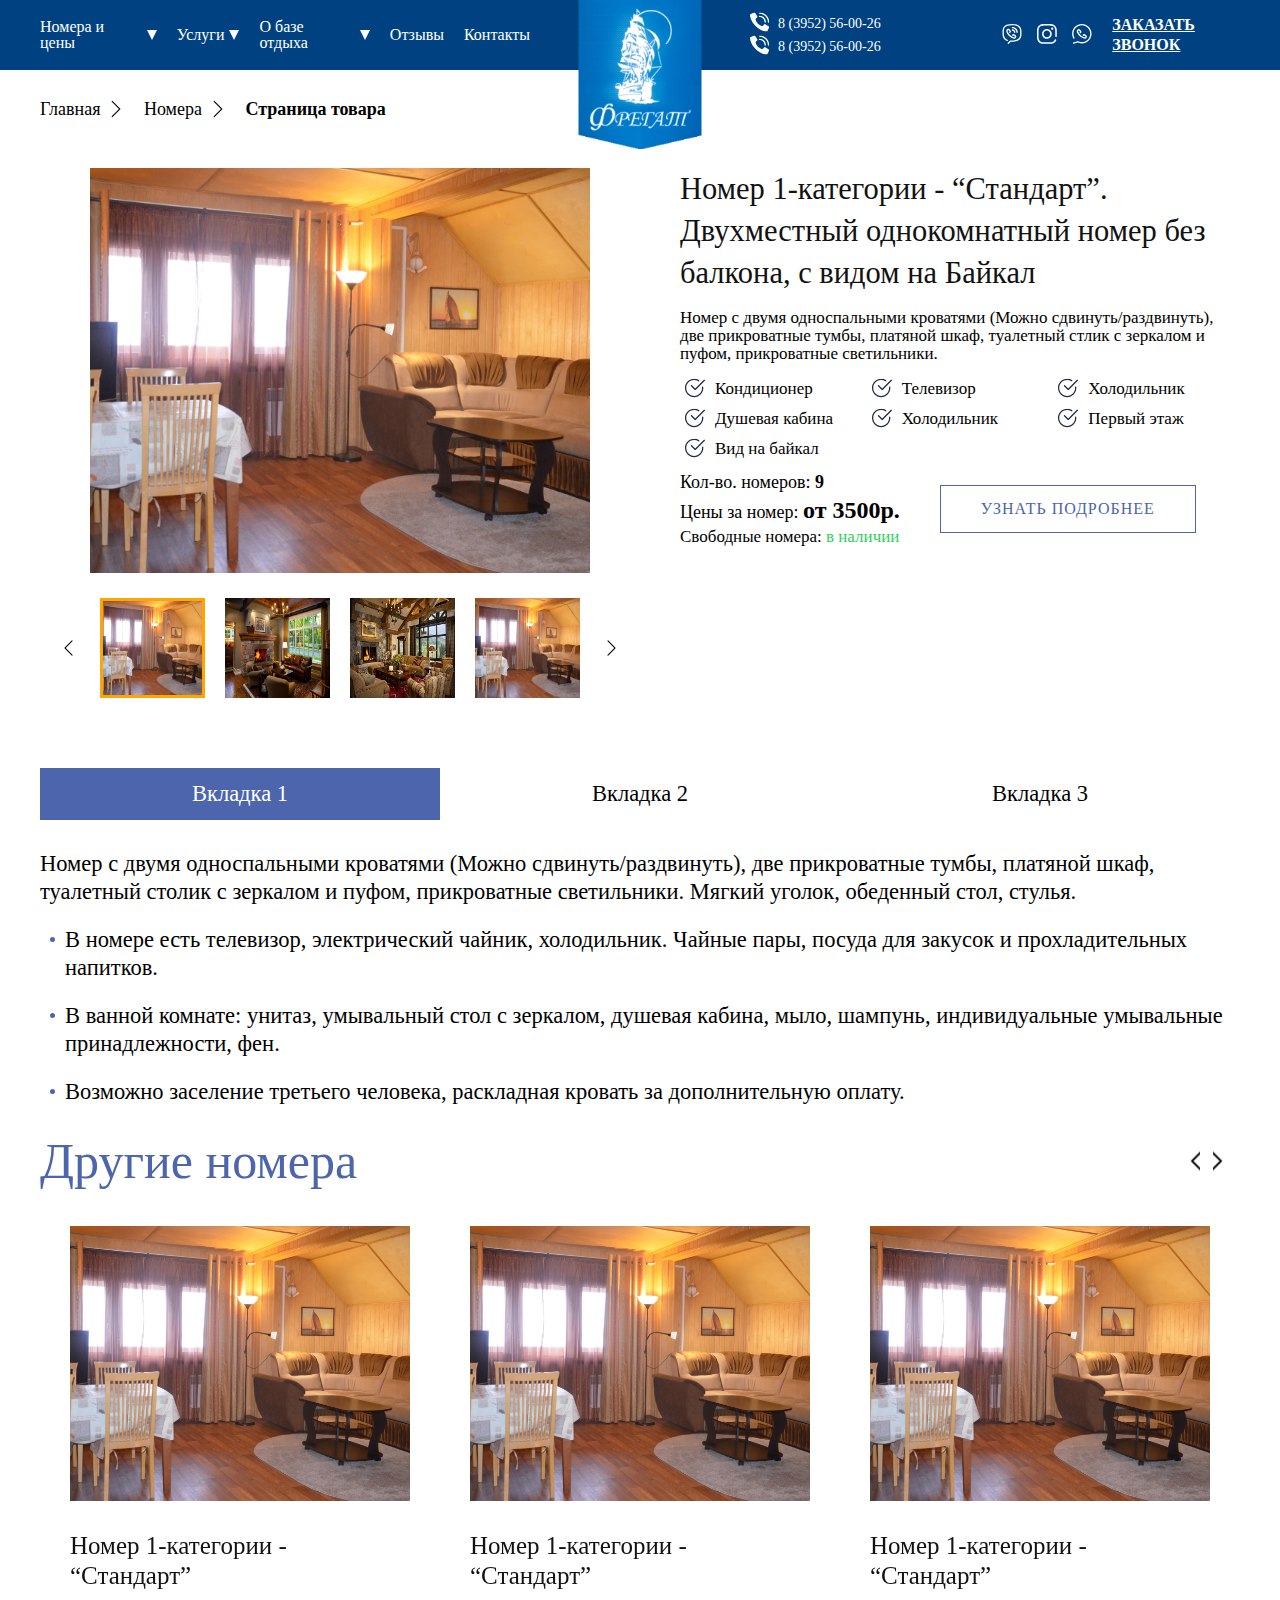
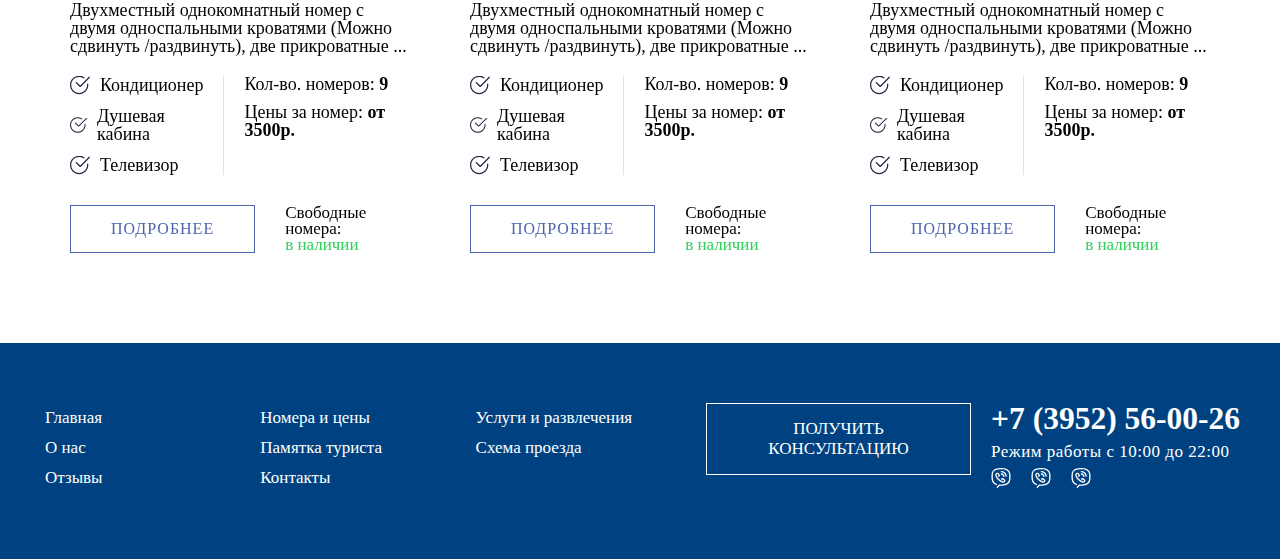
<file: index_03.html>
<!DOCTYPE html>
<html lang="ru">
<head>
	<title>Главная</title>
	<meta charset="UTF-8">
	<meta name="format-detection" content="telephone=no">
	<link rel="stylesheet" href="css/style.min.css">
	<link rel="shortcut icon" href="favicon.ico">
	<!-- <meta name="robots" content="noindex, nofollow"> -->
	<!-- <meta name="viewport" content="width=device-width, initial-scale=1.0, maximum-scale=1.0, user-scalable=0"> -->
	<meta name="viewport" content="width=device-width, initial-scale=1.0">
</head>
<body>
	<div class="wrapper wrapper_03">
		<header class="header">
	<div class="header__container">
		<div class="header__body">
			<div class="header__left header-navigation menu">
				<ul class="menu__list">
					<li class="menu__list_drop">
						<a href="index_02.html" class="menu__link">Номера и цены</a>
						<span class="menu__arrow"></span>
						<ul class="menu__sub-list">
							<li><a href="" class="menu__sub-link">Раздел страницы 1</a></li>
							<li><a href="" class="menu__sub-link">Раздел страницы 2</a></li>
							<li><a href="" class="menu__sub-link">Раздел страницы 3</a></li>
						</ul>
					</li>
					<li class="menu__list_drop">
						<a data-goto=".services" href="index.html" class="menu__link">Услуги</a>
						<span class="menu__arrow"></span>
						<ul class="menu__sub-list">
							<li><a href="" class="menu__sub-link">Раздел страницы 1</a></li>
							<li><a href="" class="menu__sub-link">Раздел страницы 2</a></li>
							<li><a href="" class="menu__sub-link">Раздел страницы 3</a></li>
						</ul>
					</li>
					<li class="menu__list_drop">
						<a href="index.html" class="menu__link">О базе отдыха</a>
						<span class="menu__arrow"></span>
						<ul class="menu__sub-list">
							<li><a href="" class="menu__sub-link">Раздел страницы 1</a></li>
							<li><a href="" class="menu__sub-link">Раздел страницы 2</a></li>
							<li><a href="" class="menu__sub-link">Раздел страницы 3</a></li>
						</ul>
					</li>
					<li class="menu__list_drop toch"> 
						<a data-goto=".geolocation" href="" class="menu__link">Контакты</a>
						<span class="menu__arrow"></span>
						<ul class="menu__sub-list">
							<li><a href="" class="menu__sub-link">Раздел страницы 1</a></li>
							<li><a href="" class="menu__sub-link">Раздел страницы 2</a></li>
							<li><a href="" class="menu__sub-link">Раздел страницы 3</a></li>
						</ul>
					</li>
					<li><a data-goto=".feedback" href="index.html" class="menu__link">Отзывы</a></li>
					<li><a data-goto=".geolocation" href="index.html" class="menu__link">Контакты</a></li>
				</ul>
			</div>
			<div class="header__logo">
				<a href="index.html" class="header__logo_link">
					<img class="header__logo_img" src="img/Logo.png" alt="">
				</a>
			</div>
			<div class="header__right header-information menu">
				<ul class="menu__list">
					<li>
						<div class="menu__phones">
							<a href="" class="menu__phone">
								<span>
									<svg width="18" height="18" viewBox="0 0 18 18" fill="none" xmlns="http://www.w3.org/2000/svg">
										<g clip-path="url(#clip0)">
										<path d="M7.15283 10.4812C5.50403 8.83575 5.13174 7.19035 5.04775 6.53112C5.02428 6.34884 5.08714 6.16604 5.21781 6.03655L6.5521 4.70561C6.74837 4.50986 6.78321 4.20479 6.63609 3.96999L4.51165 0.678C4.34889 0.418008 4.0147 0.324174 3.73997 0.461328L0.329491 2.06423C0.107325 2.1734 -0.0233492 2.40896 0.00187526 2.6548C0.180575 4.34894 0.920687 8.51357 5.02184 12.6066C9.12299 16.6996 13.2956 17.4378 14.9942 17.6162C15.2405 17.6414 15.4766 17.5109 15.5859 17.2892L17.1922 13.8858C17.3291 13.6122 17.2357 13.2796 16.9762 13.1169L13.6774 10.9974C13.4423 10.8505 13.1366 10.885 12.9403 11.0806L11.6066 12.4122C11.4768 12.5426 11.2937 12.6053 11.111 12.5819C10.4504 12.4981 8.80163 12.1266 7.15283 10.4812Z" fill="white"/>
										<path d="M13.7001 9.5951C13.3711 9.5951 13.1044 9.32896 13.1044 9.00066C13.1016 6.53958 11.1031 4.54517 8.63692 4.54239C8.30795 4.54239 8.04126 4.27625 8.04126 3.94795C8.04126 3.61965 8.30795 3.35352 8.63692 3.35352C11.7608 3.35696 14.2923 5.88326 14.2957 9.00066C14.2957 9.32896 14.029 9.5951 13.7001 9.5951Z" fill="white"/>
										<path d="M16.6784 9.59463C16.3494 9.59463 16.0827 9.32849 16.0827 9.0002C16.0781 4.89837 12.7472 1.57432 8.63692 1.56973C8.30795 1.56973 8.04126 1.30359 8.04126 0.975296C8.04126 0.646998 8.30795 0.380859 8.63692 0.380859C13.4049 0.386101 17.2688 4.24204 17.2741 9.0002C17.2741 9.15785 17.2113 9.30905 17.0996 9.42053C16.9879 9.532 16.8364 9.59463 16.6784 9.59463Z" fill="white"/>
										</g>
										<defs>
										<clipPath id="clip0">
										<rect width="17.2743" height="17.2387" fill="white" transform="translate(0 0.380859)"/>
										</clipPath>
										</defs>
									</svg>
								</span>
								8 (3952) 56-00-26
						   </a>
							<a href="" class="menu__phone">
								<span>
									<svg width="18" height="18" viewBox="0 0 18 18" fill="none" xmlns="http://www.w3.org/2000/svg">
										<g clip-path="url(#clip0)">
										<path d="M7.15283 10.4812C5.50403 8.83575 5.13174 7.19035 5.04775 6.53112C5.02428 6.34884 5.08714 6.16604 5.21781 6.03655L6.5521 4.70561C6.74837 4.50986 6.78321 4.20479 6.63609 3.96999L4.51165 0.678C4.34889 0.418008 4.0147 0.324174 3.73997 0.461328L0.329491 2.06423C0.107325 2.1734 -0.0233492 2.40896 0.00187526 2.6548C0.180575 4.34894 0.920687 8.51357 5.02184 12.6066C9.12299 16.6996 13.2956 17.4378 14.9942 17.6162C15.2405 17.6414 15.4766 17.5109 15.5859 17.2892L17.1922 13.8858C17.3291 13.6122 17.2357 13.2796 16.9762 13.1169L13.6774 10.9974C13.4423 10.8505 13.1366 10.885 12.9403 11.0806L11.6066 12.4122C11.4768 12.5426 11.2937 12.6053 11.111 12.5819C10.4504 12.4981 8.80163 12.1266 7.15283 10.4812Z" fill="white"/>
										<path d="M13.7001 9.5951C13.3711 9.5951 13.1044 9.32896 13.1044 9.00066C13.1016 6.53958 11.1031 4.54517 8.63692 4.54239C8.30795 4.54239 8.04126 4.27625 8.04126 3.94795C8.04126 3.61965 8.30795 3.35352 8.63692 3.35352C11.7608 3.35696 14.2923 5.88326 14.2957 9.00066C14.2957 9.32896 14.029 9.5951 13.7001 9.5951Z" fill="white"/>
										<path d="M16.6784 9.59463C16.3494 9.59463 16.0827 9.32849 16.0827 9.0002C16.0781 4.89837 12.7472 1.57432 8.63692 1.56973C8.30795 1.56973 8.04126 1.30359 8.04126 0.975296C8.04126 0.646998 8.30795 0.380859 8.63692 0.380859C13.4049 0.386101 17.2688 4.24204 17.2741 9.0002C17.2741 9.15785 17.2113 9.30905 17.0996 9.42053C16.9879 9.532 16.8364 9.59463 16.6784 9.59463Z" fill="white"/>
										</g>
										<defs>
										<clipPath id="clip0">
										<rect width="17.2743" height="17.2387" fill="white" transform="translate(0 0.380859)"/>
										</clipPath>
										</defs>
									</svg>
								</span>
							8 (3952) 56-00-26
						   </a>
						</div>
					</li>
					<li>
						<div class="menu__messsengers">
							<a href="" class="menu__messsenger">
								<svg width="22" height="22" viewBox="0 0 24 24" fill="none" xmlns="http://www.w3.org/2000/svg">
									<path d="M21.1018 2.68494C19.2047 0.825027 16.1376 -0.07617 11.9841 0.00503608C7.7961 0.0874053 4.9966 0.82249 3.17401 2.31846C1.4118 3.76473 0.591064 5.88106 0.591064 8.97863V12.14C0.591064 15.7968 2.55058 19.817 6.29569 20.4253C6.72805 20.496 7.13535 20.2021 7.20555 19.7696C7.27576 19.3374 6.98224 18.93 6.54988 18.8598C3.70967 18.3984 2.17712 15.0532 2.17712 12.14V8.97863C2.17712 4.53703 3.82292 1.75181 12.0152 1.59067C15.7292 1.51708 18.4099 2.26686 19.9913 3.81739C21.2237 5.02586 21.8228 6.71405 21.8228 8.97863V12.14C21.8228 16.9271 19.6741 19.0386 14.1631 19.6603H10.2552C10.0449 19.6603 9.84317 19.7438 9.6945 19.8926L6.941 22.6461C6.6313 22.9558 6.6313 23.4579 6.941 23.7677C7.0958 23.9225 7.29881 24 7.50172 24C7.70463 24 7.90765 23.9226 8.06245 23.7677L10.5837 21.2464H14.2074C14.2365 21.2464 14.2658 21.2448 14.2949 21.2415C17.4488 20.8912 19.6086 20.0703 21.0916 18.6581C22.6509 17.1731 23.4089 15.0411 23.4089 12.1398V8.97863C23.4089 6.30358 22.6327 4.18609 21.1018 2.68494Z" fill="white"/>
									<path d="M12.495 5.18068C12.4951 5.18068 12.4951 5.18068 12.4954 5.18068C13.7732 5.18068 14.9746 5.67838 15.8782 6.58201C16.7819 7.48575 17.2796 8.68735 17.2795 9.96539C17.2795 10.4034 17.6345 10.7584 18.0725 10.7584C18.0726 10.7584 18.0726 10.7584 18.0726 10.7584C18.5105 10.7584 18.8656 10.4035 18.8656 9.9655C18.8657 8.26376 18.203 6.66385 16.9998 5.46056C15.7966 4.25728 14.197 3.59473 12.4954 3.59473C12.4952 3.59473 12.4949 3.59473 12.4948 3.59473C12.0569 3.59473 11.7019 3.94979 11.7019 4.38776C11.702 4.82561 12.0571 5.18068 12.495 5.18068Z" fill="white"/>
									<path d="M12.4948 7.96887C13.5953 7.96908 14.4908 8.86446 14.4909 9.96487C14.491 10.4028 14.846 10.7579 15.2841 10.7578C15.7221 10.7578 16.0771 10.4026 16.077 9.96466C16.0767 7.98991 14.4699 6.38313 12.495 6.38281H12.4949C12.057 6.38281 11.702 6.73777 11.7019 7.17574C11.7019 7.6137 12.0569 7.96887 12.4948 7.96887Z" fill="white"/>
									<path d="M8.93894 9.32862C8.57743 9.57584 8.4847 10.0693 8.73181 10.4308C8.97891 10.7923 9.47249 10.885 9.83401 10.6379C10.1183 10.4435 10.7843 9.98821 10.7375 9.07803C10.7079 8.53327 10.2166 7.75547 9.80958 7.19887C9.21428 6.38448 8.70125 5.89397 8.28792 5.74192C7.90198 5.59822 7.49838 5.59515 7.08749 5.73303C6.23641 6.01979 5.61848 6.53801 5.30064 7.23165C4.99114 7.90688 4.99802 8.68289 5.32062 9.47623C6.08256 11.3455 7.14924 12.9819 8.49813 14.3472C9.85632 15.6889 11.4927 16.7556 13.3627 17.518C13.7673 17.6826 14.1676 17.765 14.5524 17.765C14.9214 17.765 15.2762 17.6893 15.6067 17.5377C16.3004 17.2198 16.8185 16.602 17.1055 15.7498C17.243 15.3399 17.2399 14.9365 17.0974 14.5532C16.9443 14.1369 16.4537 13.624 15.6394 13.0287C15.0827 12.6217 14.3049 12.1303 13.758 12.1006C12.8497 12.055 12.3949 12.7197 12.2005 13.004C11.9533 13.3656 12.0458 13.859 12.4073 14.1064C12.769 14.3537 13.2623 14.2611 13.5096 13.8995C13.5959 13.7734 13.6452 13.7161 13.6734 13.691C14.1186 13.8337 15.388 14.7663 15.6165 15.1237C15.6221 15.1465 15.6233 15.1813 15.6022 15.2446C15.5022 15.5416 15.3071 15.9304 14.946 16.096C14.6077 16.2508 14.2234 16.1559 13.9609 16.0492C12.2853 15.366 10.8224 14.4138 9.61957 13.2257C8.42464 12.0161 7.47248 10.5533 6.78973 8.87829C6.68273 8.61522 6.58767 8.23065 6.74257 7.89272C6.90805 7.53162 7.29695 7.33643 7.59302 7.23662C7.65625 7.21547 7.69104 7.21663 7.71514 7.22245C8.07264 7.45137 9.00471 8.72 9.14746 9.16526C9.12229 9.19307 9.06509 9.24245 8.93894 9.32862Z" fill="white"/>
								</svg>
							</a>
							<a href="" class="menu__messsenger">
								<svg width="22" height="22" viewBox="0 0 22 22" fill="none" xmlns="http://www.w3.org/2000/svg">
									<path d="M11.1241 21.8181C11.0518 21.8181 10.9796 21.8181 10.9068 21.8178C9.19663 21.822 7.61643 21.7785 6.07968 21.685C4.67077 21.5992 3.3847 21.1124 2.36031 20.2771C1.37187 19.4711 0.696877 18.3812 0.354137 17.0383C0.0558417 15.869 0.040028 14.7213 0.0248801 13.6112C0.0138938 12.8147 0.00257457 11.8708 0.000244141 10.911C0.00257457 9.94724 0.0138938 9.00341 0.0248801 8.2069C0.040028 7.09695 0.0558417 5.94921 0.354137 4.77983C0.696877 3.43683 1.37187 2.34702 2.36031 1.54102C3.3847 0.705728 4.67077 0.218833 6.07984 0.133107C7.6166 0.0397227 9.19713 -0.00388978 10.911 0.00027171C12.6217 -0.0033904 14.2014 0.0397227 15.7382 0.133107C17.1471 0.218833 18.4331 0.705728 19.4575 1.54102C20.4461 2.34702 21.121 3.43683 21.4637 4.77983C21.762 5.94904 21.7778 7.09695 21.793 8.2069C21.8039 9.00341 21.8154 9.94724 21.8176 10.907C21.8154 11.8708 21.8039 12.8147 21.793 13.6112C21.7866 14.0819 21.3978 14.4581 20.9292 14.4518C20.4585 14.4453 20.0823 14.0585 20.0886 13.5879C20.0994 12.796 20.1109 11.8584 20.113 10.907C20.1109 9.95972 20.0994 9.02205 20.0886 8.2302C20.0748 7.21963 20.0604 6.17459 19.8121 5.2013C19.5616 4.21953 19.0798 3.4325 18.3804 2.86205C17.6238 2.24498 16.7 1.89924 15.6346 1.83449C14.134 1.74327 12.5892 1.70116 10.911 1.70465C9.22876 1.70066 7.68385 1.74327 6.18322 1.83449C5.11788 1.89924 4.19419 2.24498 3.43747 2.86188C2.738 3.43234 2.25627 4.21936 2.00575 5.2013C1.75739 6.17459 1.74308 7.21963 1.72926 8.2302C1.71844 9.02205 1.70712 9.95972 1.70479 10.911C1.70712 11.8584 1.71844 12.796 1.72926 13.5879C1.74308 14.5985 1.75739 15.6435 2.00575 16.6168C2.25627 17.5986 2.738 18.3856 3.43747 18.956C4.19419 19.5731 5.11788 19.9188 6.18322 19.9836C7.68385 20.0748 9.22909 20.1174 10.907 20.1133C12.5894 20.1173 14.134 20.0748 15.6346 19.9836C16.7 19.9188 17.6236 19.5731 18.3804 18.956C18.8842 18.545 19.2779 18.0177 19.5504 17.3885C19.7375 16.9567 20.2392 16.7581 20.6712 16.9452C21.1031 17.1323 21.3016 17.634 21.1146 18.066C20.7326 18.948 20.1751 19.692 19.4575 20.2771C18.4331 21.1125 17.1471 21.5992 15.7382 21.685C14.2665 21.7745 12.7547 21.8181 11.1241 21.8181ZM16.1929 10.909C16.1929 7.97186 13.8034 5.58233 10.8662 5.58233C7.92921 5.58233 5.53952 7.97186 5.53952 10.909C5.53952 13.8462 7.92921 16.2358 10.8662 16.2358C13.8034 16.2358 16.1929 13.8462 16.1929 10.909ZM14.4884 10.909C14.4884 12.9062 12.8636 14.5312 10.8662 14.5312C8.86904 14.5312 7.24406 12.9062 7.24406 10.909C7.24406 8.91186 8.86904 7.28688 10.8662 7.28688C12.8636 7.28688 14.4884 8.91186 14.4884 10.909ZM16.7895 3.87778C16.0836 3.87778 15.5111 4.45007 15.5111 5.15619C15.5111 5.86232 16.0836 6.4346 16.7895 6.4346C17.4956 6.4346 18.0679 5.86232 18.0679 5.15619C18.0679 4.45007 17.4956 3.87778 16.7895 3.87778Z" fill="white"/>
								</svg>
							</a>
							<a href="" class="menu__messsenger">
								<svg width="22" height="22" viewBox="0 0 22 22" fill="none" xmlns="http://www.w3.org/2000/svg">
									<path d="M10.8178 0C4.92196 0 0.125488 4.79667 0.125488 10.6925C0.125488 13 1.06206 15.0718 1.46482 15.8555C1.65233 16.2206 2.10036 16.3642 2.46518 16.1768C2.8301 15.9893 2.97393 15.5413 2.78642 15.1764C2.43319 14.4889 1.61142 12.6755 1.61142 10.6924C1.61132 5.61596 5.74135 1.48583 10.8178 1.48583C15.8948 1.48583 20.0252 5.61596 20.0252 10.6925C20.0252 15.7692 15.8948 19.8993 10.8178 19.8993C8.83238 19.8993 7.25472 19.2118 6.66851 18.9161C6.49466 18.8284 6.29328 18.8125 6.10785 18.8719L1.42827 20.3673C1.03749 20.4922 0.821849 20.9102 0.946758 21.3011C1.0476 21.6168 1.33981 21.8181 1.65421 21.8181C1.7292 21.8181 1.80537 21.8067 1.88056 21.7826L6.27773 20.3774C7.19766 20.8044 8.81682 21.3851 10.8178 21.3851C16.714 21.3851 21.511 16.5884 21.511 10.6925C21.511 4.79667 16.714 0 10.8178 0Z" fill="white"/>
									<path d="M8.7098 8.86941C8.3844 9.11932 8.32328 9.58568 8.5731 9.91118C8.82302 10.2366 9.28927 10.2978 9.61487 10.0479C9.8426 9.87294 10.4475 9.40837 10.359 8.57739C10.3044 8.0834 9.82239 7.40556 9.42765 6.92405C8.85006 6.21937 8.36112 5.80205 7.97718 5.68457C7.61741 5.57303 7.24873 5.59067 6.88103 5.73707C6.12465 6.03939 5.59083 6.54021 5.33725 7.18546C5.09031 7.81387 5.13518 8.51707 5.46731 9.21977C6.24262 10.8564 7.27884 12.2698 8.54725 13.421C8.5522 13.4257 8.55725 13.4302 8.5623 13.4348C9.84874 14.5719 11.3707 15.4481 13.0867 16.0393C13.4123 16.1511 13.7318 16.2069 14.0387 16.2069C14.4242 16.2069 14.7898 16.1189 15.1224 15.9436C15.7356 15.6202 16.1744 15.0345 16.3917 14.2482C16.4963 13.8671 16.4729 13.499 16.3234 13.1562C16.163 12.7853 15.6944 12.3456 14.9303 11.8494C14.4084 11.5104 13.6821 11.1065 13.1829 11.1065C13.1826 11.1065 13.1823 11.1065 13.1819 11.1065C12.3492 11.1098 11.9539 11.7623 11.8051 12.0081C11.5925 12.359 11.7046 12.8159 12.0556 13.0285C12.4064 13.241 12.8633 13.129 13.076 12.7779C13.1347 12.6809 13.172 12.6294 13.1953 12.6024C13.6149 12.7243 14.7373 13.4585 14.9673 13.7674C14.9711 13.7839 14.9716 13.8087 14.9592 13.854C14.886 14.119 14.7346 14.4685 14.4294 14.6294C14.1442 14.7796 13.8041 14.7149 13.5699 14.6344C12.0431 14.1085 10.692 13.3327 9.55385 12.3285C9.55355 12.3282 9.55316 12.3279 9.55286 12.3275C8.4259 11.3065 7.5031 10.047 6.81021 8.58442C6.70412 8.35977 6.60219 8.02902 6.72007 7.72918C6.84627 7.40804 7.17701 7.21904 7.43158 7.11731C7.47527 7.09988 7.49993 7.0972 7.51786 7.09958C7.85049 7.29422 8.70346 8.32807 8.87096 8.73172C8.84679 8.75777 8.79964 8.80037 8.7098 8.86941Z" fill="white"/>
								</svg>
							</a>
						</div>
					</li>
					<li><a href="" class="menu__link menu__order-phone">заказать  звонок</a></li>
				</ul>
			</div>
		</div>
		<div class="menu__icon"><span></span></div>
	</div>
</header>
		<main class="main">
			<section class="page">
				<div class="page__container _container">
					<div class="status-bar">
						<div class="status-bar__line">
							<a href="" class="status-bar__line_link">Главная</a>
							<a href="" class="status-bar__line_link">Номера</a>
							<a href="" class="status-bar__line_link">Страница товара</a>
						</div>
					</div>
					<div class="content">
						<div class="content__product product-content content_item">
							<div class="product-content__images product-images">
								<div class="product-images__body">
									<div class="product-images__main main-sliderImages">
										<ul class="main-sliderImages__list">
											<li class="main-sliderImages__item">
												<img src="img/Product_01.jpg" alt="">
											</li>
											<li class="main-sliderImages__item">
												<img src="img/Апартаменты_01.jpg" alt="">
											</li>
											<li class="main-sliderImages__item">
												<img src="img/Апартаменты_02.jpg" alt="">
											</li>
											<li class="main-sliderImages__item">
												<img src="img/Product_01.jpg" alt="">
											</li>
											<li class="main-sliderImages__item">
												<img src="img/Апартаменты_01.jpg" alt="">
											</li>
											<li class="main-sliderImages__item">
												<img src="img/Апартаменты_02.jpg" alt="">
											</li>
										</ul>
									</div>
									<div class="product-images__sub-images sub-sliderImages">
										<ul class="sub-sliderImages__list">
											<li class="sub-sliderImages__item">
												<img src="img/Product_01.jpg" alt="">
											</li>
											<li class="sub-sliderImages__item">
												<img src="img/Апартаменты_01.jpg" alt="">
											</li>
											<li class="sub-sliderImages__item">
												<img src="img/Апартаменты_02.jpg" alt="">
											</li>
											<li class="sub-sliderImages__item">
												<img src="img/Product_01.jpg" alt="">
											</li>
											<li class="sub-sliderImages__item">
												<img src="img/Апартаменты_01.jpg" alt="">
											</li>
											<li class="sub-sliderImages__item">
												<img src="img/Апартаменты_02.jpg" alt="">
											</li>
										</ul>
										<!-- <div class="sub-sliderImages__cloud">
											<svg viewBox="0 0 19 33" fill="none" xmlns="http://www.w3.org/2000/svg">
												<path d="M18 32L0.999999 16.5L18 1" stroke="#121212" stroke-width="2" stroke-miterlimit="10" stroke-linecap="round" stroke-linejoin="round"/>
											</svg>
											<svg viewBox="0 0 19 33" fill="none" xmlns="http://www.w3.org/2000/svg">
												<path d="M1 32L18 16.5L1 1" stroke="#121212" stroke-width="2" stroke-miterlimit="10" stroke-linecap="round" stroke-linejoin="round"/>
											</svg>

										</div> -->
									</div>
								</div>	
							</div>
							<div class="product-content__description product-description">
								<div class="product-description__body">
									<div class="product-description__title">
										<h2>Номер 1-категории - “Стандарт”. Двухместный однокомнатный номер без балкона, с видом на Байкал</h2>
									</div>
									<div class="product-description__text">
										<p>Номер с двумя односпальными кроватями (Можно сдвинуть/раздвинуть), две прикроватные тумбы, платяной  шкаф, туалетный стлик с зеркалом и пуфом, прикроватные светильники.</p>
									</div>
									<!-- <div class="product-description__comment"></div> -->
									<div class="product-description__set set-product">
										<ul class="set-product__list">
											<li class="set-product__item">
												<svg viewBox="0 0 12 12" fill="none" xmlns="http://www.w3.org/2000/svg">
													<g clip-path="url(#clip0)">
													<path d="M5.49986 11.4918C2.46745 11.4918 0 9.02445 0 5.99205C0 2.95964 2.46745 0.492188 5.49986 0.492188C6.55433 0.492188 7.58024 0.792654 8.46672 1.36164C8.64075 1.47369 8.69174 1.70568 8.57969 1.88018C8.46727 2.05467 8.23573 2.10511 8.06124 1.99315C7.29625 1.50162 6.41032 1.24216 5.49986 1.24216C2.88089 1.24216 0.749977 3.37308 0.749977 5.99205C0.749977 8.61092 2.88089 10.7418 5.49986 10.7418C8.11873 10.7418 10.2496 8.61092 10.2496 5.99205C10.2496 5.8355 10.2421 5.6805 10.2277 5.52807C10.2077 5.32154 10.3587 5.13853 10.5647 5.11857C10.7717 5.09953 10.9541 5.24958 10.9742 5.45556C10.9911 5.63207 10.9996 5.81105 10.9996 5.99205C10.9996 9.02445 8.53227 11.4918 5.49986 11.4918Z" fill="#222B45"/>
													<path d="M6.12473 7.24282C6.02879 7.24282 5.93275 7.20629 5.85979 7.13287L3.60986 4.88294C3.46338 4.73636 3.46338 4.49888 3.60986 4.3524C3.75634 4.20592 3.99382 4.20592 4.1403 4.3524L6.12528 6.33739L11.3596 1.10302C11.5061 0.956544 11.7436 0.956544 11.8901 1.10302C12.0366 1.2495 12.0366 1.48698 11.8901 1.63346L6.39023 7.13332C6.31671 7.20629 6.22077 7.24282 6.12473 7.24282Z" fill="#222B45"/>
													</g>
													<defs>
													<clipPath id="clip0">
													<rect width="12" height="12" fill="white"/>
													</clipPath>
													</defs>
												</svg>
												<span>Кондиционер</span>
											</li>
											<li class="set-product__item">
												<svg viewBox="0 0 12 12" fill="none" xmlns="http://www.w3.org/2000/svg">
													<g clip-path="url(#clip0)">
													<path d="M5.49986 11.4918C2.46745 11.4918 0 9.02445 0 5.99205C0 2.95964 2.46745 0.492188 5.49986 0.492188C6.55433 0.492188 7.58024 0.792654 8.46672 1.36164C8.64075 1.47369 8.69174 1.70568 8.57969 1.88018C8.46727 2.05467 8.23573 2.10511 8.06124 1.99315C7.29625 1.50162 6.41032 1.24216 5.49986 1.24216C2.88089 1.24216 0.749977 3.37308 0.749977 5.99205C0.749977 8.61092 2.88089 10.7418 5.49986 10.7418C8.11873 10.7418 10.2496 8.61092 10.2496 5.99205C10.2496 5.8355 10.2421 5.6805 10.2277 5.52807C10.2077 5.32154 10.3587 5.13853 10.5647 5.11857C10.7717 5.09953 10.9541 5.24958 10.9742 5.45556C10.9911 5.63207 10.9996 5.81105 10.9996 5.99205C10.9996 9.02445 8.53227 11.4918 5.49986 11.4918Z" fill="#222B45"/>
													<path d="M6.12473 7.24282C6.02879 7.24282 5.93275 7.20629 5.85979 7.13287L3.60986 4.88294C3.46338 4.73636 3.46338 4.49888 3.60986 4.3524C3.75634 4.20592 3.99382 4.20592 4.1403 4.3524L6.12528 6.33739L11.3596 1.10302C11.5061 0.956544 11.7436 0.956544 11.8901 1.10302C12.0366 1.2495 12.0366 1.48698 11.8901 1.63346L6.39023 7.13332C6.31671 7.20629 6.22077 7.24282 6.12473 7.24282Z" fill="#222B45"/>
													</g>
													<defs>
													<clipPath id="clip0">
													<rect width="12" height="12" fill="white"/>
													</clipPath>
													</defs>
												</svg>
												<span>Телевизор</span>
											</li>
											<li class="set-product__item">
												<svg viewBox="0 0 12 12" fill="none" xmlns="http://www.w3.org/2000/svg">
													<g clip-path="url(#clip0)">
													<path d="M5.49986 11.4918C2.46745 11.4918 0 9.02445 0 5.99205C0 2.95964 2.46745 0.492188 5.49986 0.492188C6.55433 0.492188 7.58024 0.792654 8.46672 1.36164C8.64075 1.47369 8.69174 1.70568 8.57969 1.88018C8.46727 2.05467 8.23573 2.10511 8.06124 1.99315C7.29625 1.50162 6.41032 1.24216 5.49986 1.24216C2.88089 1.24216 0.749977 3.37308 0.749977 5.99205C0.749977 8.61092 2.88089 10.7418 5.49986 10.7418C8.11873 10.7418 10.2496 8.61092 10.2496 5.99205C10.2496 5.8355 10.2421 5.6805 10.2277 5.52807C10.2077 5.32154 10.3587 5.13853 10.5647 5.11857C10.7717 5.09953 10.9541 5.24958 10.9742 5.45556C10.9911 5.63207 10.9996 5.81105 10.9996 5.99205C10.9996 9.02445 8.53227 11.4918 5.49986 11.4918Z" fill="#222B45"/>
													<path d="M6.12473 7.24282C6.02879 7.24282 5.93275 7.20629 5.85979 7.13287L3.60986 4.88294C3.46338 4.73636 3.46338 4.49888 3.60986 4.3524C3.75634 4.20592 3.99382 4.20592 4.1403 4.3524L6.12528 6.33739L11.3596 1.10302C11.5061 0.956544 11.7436 0.956544 11.8901 1.10302C12.0366 1.2495 12.0366 1.48698 11.8901 1.63346L6.39023 7.13332C6.31671 7.20629 6.22077 7.24282 6.12473 7.24282Z" fill="#222B45"/>
													</g>
													<defs>
													<clipPath id="clip0">
													<rect width="12" height="12" fill="white"/>
													</clipPath>
													</defs>
												</svg>
												<span>Холодильник</span>
											</li>
											<li class="set-product__item">
												<svg viewBox="0 0 12 12" fill="none" xmlns="http://www.w3.org/2000/svg">
													<g clip-path="url(#clip0)">
													<path d="M5.49986 11.4918C2.46745 11.4918 0 9.02445 0 5.99205C0 2.95964 2.46745 0.492188 5.49986 0.492188C6.55433 0.492188 7.58024 0.792654 8.46672 1.36164C8.64075 1.47369 8.69174 1.70568 8.57969 1.88018C8.46727 2.05467 8.23573 2.10511 8.06124 1.99315C7.29625 1.50162 6.41032 1.24216 5.49986 1.24216C2.88089 1.24216 0.749977 3.37308 0.749977 5.99205C0.749977 8.61092 2.88089 10.7418 5.49986 10.7418C8.11873 10.7418 10.2496 8.61092 10.2496 5.99205C10.2496 5.8355 10.2421 5.6805 10.2277 5.52807C10.2077 5.32154 10.3587 5.13853 10.5647 5.11857C10.7717 5.09953 10.9541 5.24958 10.9742 5.45556C10.9911 5.63207 10.9996 5.81105 10.9996 5.99205C10.9996 9.02445 8.53227 11.4918 5.49986 11.4918Z" fill="#222B45"/>
													<path d="M6.12473 7.24282C6.02879 7.24282 5.93275 7.20629 5.85979 7.13287L3.60986 4.88294C3.46338 4.73636 3.46338 4.49888 3.60986 4.3524C3.75634 4.20592 3.99382 4.20592 4.1403 4.3524L6.12528 6.33739L11.3596 1.10302C11.5061 0.956544 11.7436 0.956544 11.8901 1.10302C12.0366 1.2495 12.0366 1.48698 11.8901 1.63346L6.39023 7.13332C6.31671 7.20629 6.22077 7.24282 6.12473 7.24282Z" fill="#222B45"/>
													</g>
													<defs>
													<clipPath id="clip0">
													<rect width="12" height="12" fill="white"/>
													</clipPath>
													</defs>
												</svg>
												<span>Душевая кабина</span>
											</li>
											<li class="set-product__item">
												<svg viewBox="0 0 12 12" fill="none" xmlns="http://www.w3.org/2000/svg">
													<g clip-path="url(#clip0)">
													<path d="M5.49986 11.4918C2.46745 11.4918 0 9.02445 0 5.99205C0 2.95964 2.46745 0.492188 5.49986 0.492188C6.55433 0.492188 7.58024 0.792654 8.46672 1.36164C8.64075 1.47369 8.69174 1.70568 8.57969 1.88018C8.46727 2.05467 8.23573 2.10511 8.06124 1.99315C7.29625 1.50162 6.41032 1.24216 5.49986 1.24216C2.88089 1.24216 0.749977 3.37308 0.749977 5.99205C0.749977 8.61092 2.88089 10.7418 5.49986 10.7418C8.11873 10.7418 10.2496 8.61092 10.2496 5.99205C10.2496 5.8355 10.2421 5.6805 10.2277 5.52807C10.2077 5.32154 10.3587 5.13853 10.5647 5.11857C10.7717 5.09953 10.9541 5.24958 10.9742 5.45556C10.9911 5.63207 10.9996 5.81105 10.9996 5.99205C10.9996 9.02445 8.53227 11.4918 5.49986 11.4918Z" fill="#222B45"/>
													<path d="M6.12473 7.24282C6.02879 7.24282 5.93275 7.20629 5.85979 7.13287L3.60986 4.88294C3.46338 4.73636 3.46338 4.49888 3.60986 4.3524C3.75634 4.20592 3.99382 4.20592 4.1403 4.3524L6.12528 6.33739L11.3596 1.10302C11.5061 0.956544 11.7436 0.956544 11.8901 1.10302C12.0366 1.2495 12.0366 1.48698 11.8901 1.63346L6.39023 7.13332C6.31671 7.20629 6.22077 7.24282 6.12473 7.24282Z" fill="#222B45"/>
													</g>
													<defs>
													<clipPath id="clip0">
													<rect width="12" height="12" fill="white"/>
													</clipPath>
													</defs>
												</svg>
												<span>Холодильник</span>
											</li>
											<li class="set-product__item">
												<svg viewBox="0 0 12 12" fill="none" xmlns="http://www.w3.org/2000/svg">
													<g clip-path="url(#clip0)">
													<path d="M5.49986 11.4918C2.46745 11.4918 0 9.02445 0 5.99205C0 2.95964 2.46745 0.492188 5.49986 0.492188C6.55433 0.492188 7.58024 0.792654 8.46672 1.36164C8.64075 1.47369 8.69174 1.70568 8.57969 1.88018C8.46727 2.05467 8.23573 2.10511 8.06124 1.99315C7.29625 1.50162 6.41032 1.24216 5.49986 1.24216C2.88089 1.24216 0.749977 3.37308 0.749977 5.99205C0.749977 8.61092 2.88089 10.7418 5.49986 10.7418C8.11873 10.7418 10.2496 8.61092 10.2496 5.99205C10.2496 5.8355 10.2421 5.6805 10.2277 5.52807C10.2077 5.32154 10.3587 5.13853 10.5647 5.11857C10.7717 5.09953 10.9541 5.24958 10.9742 5.45556C10.9911 5.63207 10.9996 5.81105 10.9996 5.99205C10.9996 9.02445 8.53227 11.4918 5.49986 11.4918Z" fill="#222B45"/>
													<path d="M6.12473 7.24282C6.02879 7.24282 5.93275 7.20629 5.85979 7.13287L3.60986 4.88294C3.46338 4.73636 3.46338 4.49888 3.60986 4.3524C3.75634 4.20592 3.99382 4.20592 4.1403 4.3524L6.12528 6.33739L11.3596 1.10302C11.5061 0.956544 11.7436 0.956544 11.8901 1.10302C12.0366 1.2495 12.0366 1.48698 11.8901 1.63346L6.39023 7.13332C6.31671 7.20629 6.22077 7.24282 6.12473 7.24282Z" fill="#222B45"/>
													</g>
													<defs>
													<clipPath id="clip0">
													<rect width="12" height="12" fill="white"/>
													</clipPath>
													</defs>
												</svg>
												<span>Первый этаж</span>
											</li>
											<li class="set-product__item">
												<svg viewBox="0 0 12 12" fill="none" xmlns="http://www.w3.org/2000/svg">
													<g clip-path="url(#clip0)">
													<path d="M5.49986 11.4918C2.46745 11.4918 0 9.02445 0 5.99205C0 2.95964 2.46745 0.492188 5.49986 0.492188C6.55433 0.492188 7.58024 0.792654 8.46672 1.36164C8.64075 1.47369 8.69174 1.70568 8.57969 1.88018C8.46727 2.05467 8.23573 2.10511 8.06124 1.99315C7.29625 1.50162 6.41032 1.24216 5.49986 1.24216C2.88089 1.24216 0.749977 3.37308 0.749977 5.99205C0.749977 8.61092 2.88089 10.7418 5.49986 10.7418C8.11873 10.7418 10.2496 8.61092 10.2496 5.99205C10.2496 5.8355 10.2421 5.6805 10.2277 5.52807C10.2077 5.32154 10.3587 5.13853 10.5647 5.11857C10.7717 5.09953 10.9541 5.24958 10.9742 5.45556C10.9911 5.63207 10.9996 5.81105 10.9996 5.99205C10.9996 9.02445 8.53227 11.4918 5.49986 11.4918Z" fill="#222B45"/>
													<path d="M6.12473 7.24282C6.02879 7.24282 5.93275 7.20629 5.85979 7.13287L3.60986 4.88294C3.46338 4.73636 3.46338 4.49888 3.60986 4.3524C3.75634 4.20592 3.99382 4.20592 4.1403 4.3524L6.12528 6.33739L11.3596 1.10302C11.5061 0.956544 11.7436 0.956544 11.8901 1.10302C12.0366 1.2495 12.0366 1.48698 11.8901 1.63346L6.39023 7.13332C6.31671 7.20629 6.22077 7.24282 6.12473 7.24282Z" fill="#222B45"/>
													</g>
													<defs>
													<clipPath id="clip0">
													<rect width="12" height="12" fill="white"/>
													</clipPath>
													</defs>
												</svg>
												<span>Вид на байкал</span>
											</li>
										</ul>
									</div>
									<div class="product-description__more more-description">
										<ul class="more-description__list">
											<li class="more-description__item">
												<p>Кол-во. номеров: <span>9</span></p>
											</li>
											<li class="more-description__item more-description_price">
												<p>Цены за номер: <span>от 3500р.</span></p>
											</li>
											<div class="more-description__state product-state">
												<p>Свободные номера: <span>в наличии</span></p>
											</div>
										</ul>
										<div class="more-description__button">
											<a href="" class="more-description_btn">Узнать подробнее</a>
										</div>
									</div>
								</div>
							</div>
						</div>
						<div class="content__definition defenition-content content_item">
							<div class="tabs">
								 <div class="tabs__nav">
								   <a class="tabs__link tabs__link_active" href="#content-1">Вкладка 1</a>
								   <a class="tabs__link" href="#content-2">Вкладка 2</a>
								   <a class="tabs__link" href="#content-3">Вкладка 3</a>
								 </div>
								 <div class="tabs__content">
								   <div class="tabs__pane tabs__pane_show" id="content-1">
								     <div class="tabs__text">
								     	<p>Номер с двумя односпальными кроватями (Можно сдвинуть/раздвинуть), две прикроватные тумбы, платяной  шкаф, туалетный столик с зеркалом и пуфом, прикроватные светильники. Мягкий уголок, обеденный стол, стулья.</p>
								     </div>
								     <ul class="tabs__list">
								     	<li class="tabs__item">
								     		<p>В номере есть телевизор, электрический чайник, холодильник. Чайные пары, посуда для закусок и прохладительных напитков.</p>
								     	</li>
								     	<li class="tabs__item">
								     		<p>В ванной комнате: унитаз, умывальный стол с зеркалом, душевая кабина, мыло, шампунь, индивидуальные умывальные принадлежности, фен.</p>
								     	</li>
								     	<li class="tabs__item">
								     		<p>Возможно заселение третьего человека, раскладная кровать за дополнительную оплату.</p>
								     	</li>
								     </ul>
								   </div>
								   <div class="tabs__pane" id="content-2">
								     <div class="tabs__text">
								     	<p>Номер с двумя односпальными кроватями (Можно сдвинуть/раздвинуть), две прикроватные тумбы, платяной  шкаф, туалетный столик с зеркалом и пуфом, прикроватные светильники. Мягкий уголок, обеденный стол, стулья.</p>
								     </div>
								     <ul class="tabs__list">
								     	<li class="tabs__item">
								     		<p>В номере есть телевизор, электрический чайник, холодильник. Чайные пары, посуда для закусок и прохладительных напитков.</p>
								     	</li>
								     	<li class="tabs__item">
								     		<p>В ванной комнате: унитаз, умывальный стол с зеркалом, душевая кабина, мыло, шампунь, индивидуальные умывальные принадлежности, фен.</p>
								     	</li>
								     	<li class="tabs__item">
								     		<p>Возможно заселение третьего человека, раскладная кровать за дополнительную оплату.</p>
								     	</li>
								     	<li class="tabs__item">
								     		<p>Возможно заселение третьего человека, раскладная кровать за дополнительную оплату.</p>
								     	</li>
								     </ul>
								   </div>
								   <div class="tabs__pane" id="content-3">
								     <div class="tabs__text">
								     	<p>Номер с двумя односпальными кроватями (Можно сдвинуть/раздвинуть), две прикроватные тумбы, платяной  шкаф, туалетный столик с зеркалом и пуфом, прикроватные светильники. Мягкий уголок, обеденный стол, стулья.</p>
								     </div>
								     <ul class="tabs__list">
								     	<li class="tabs__item">
								     		<p>В номере есть телевизор, электрический чайник, холодильник. Чайные пары, посуда для закусок и прохладительных напитков.</p>
								     	</li>
								     	<li class="tabs__item">
								     		<p>В ванной комнате: унитаз, умывальный стол с зеркалом, душевая кабина, мыло, шампунь, индивидуальные умывальные принадлежности, фен.</p>
								     	</li>
								     	<li class="tabs__item">
								     		<p>Возможно заселение третьего человека, раскладная кровать за дополнительную оплату.</p>
								     	</li>
								     </ul>
								   </div>
								 </div>
							</div>
						</div>
						<div class="content__another another-content content_item">
							<div class="another-content__title">
								<p>Другие номера</p>
							</div>
							<div class="another-content__body">
								<ul class="another-content__list">
									<li class="another-content__item another-product">
										<div class="another-product__img">
											<img src="img/Product_01.jpg" alt="">
										</div>
										<div class="another-product__description">
											<div class="another-product__title">
												<p>Номер 1-категории - “Стандарт”</p>
											</div>
											<div class="another-product__text">
												<p>Двухместный однокомнатный номер с двумя односпальными кроватями (Можно сдвинуть /раздвинуть), две прикроватные ... </p>
											</div>
											<div class="another-product__set">
												<ul class="another-product__things">
													<li class="another-product__item">
														<svg viewBox="0 0 12 12" fill="none" xmlns="http://www.w3.org/2000/svg">
															<g clip-path="url(#clip0)">
															<path d="M5.49986 11.4918C2.46745 11.4918 0 9.02445 0 5.99205C0 2.95964 2.46745 0.492188 5.49986 0.492188C6.55433 0.492188 7.58024 0.792654 8.46672 1.36164C8.64075 1.47369 8.69174 1.70568 8.57969 1.88018C8.46727 2.05467 8.23573 2.10511 8.06124 1.99315C7.29625 1.50162 6.41032 1.24216 5.49986 1.24216C2.88089 1.24216 0.749977 3.37308 0.749977 5.99205C0.749977 8.61092 2.88089 10.7418 5.49986 10.7418C8.11873 10.7418 10.2496 8.61092 10.2496 5.99205C10.2496 5.8355 10.2421 5.6805 10.2277 5.52807C10.2077 5.32154 10.3587 5.13853 10.5647 5.11857C10.7717 5.09953 10.9541 5.24958 10.9742 5.45556C10.9911 5.63207 10.9996 5.81105 10.9996 5.99205C10.9996 9.02445 8.53227 11.4918 5.49986 11.4918Z" fill="#222B45"/>
															<path d="M6.12473 7.24282C6.02879 7.24282 5.93275 7.20629 5.85979 7.13287L3.60986 4.88294C3.46338 4.73636 3.46338 4.49888 3.60986 4.3524C3.75634 4.20592 3.99382 4.20592 4.1403 4.3524L6.12528 6.33739L11.3596 1.10302C11.5061 0.956544 11.7436 0.956544 11.8901 1.10302C12.0366 1.2495 12.0366 1.48698 11.8901 1.63346L6.39023 7.13332C6.31671 7.20629 6.22077 7.24282 6.12473 7.24282Z" fill="#222B45"/>
															</g>
															<defs>
															<clipPath id="clip0">
															<rect width="12" height="12" fill="white"/>
															</clipPath>
															</defs>
														</svg>
														<span>Кондиционер</span>
													</li>
													<li class="another-product__item">
														<svg viewBox="0 0 12 12" fill="none" xmlns="http://www.w3.org/2000/svg">
															<g clip-path="url(#clip0)">
															<path d="M5.49986 11.4918C2.46745 11.4918 0 9.02445 0 5.99205C0 2.95964 2.46745 0.492188 5.49986 0.492188C6.55433 0.492188 7.58024 0.792654 8.46672 1.36164C8.64075 1.47369 8.69174 1.70568 8.57969 1.88018C8.46727 2.05467 8.23573 2.10511 8.06124 1.99315C7.29625 1.50162 6.41032 1.24216 5.49986 1.24216C2.88089 1.24216 0.749977 3.37308 0.749977 5.99205C0.749977 8.61092 2.88089 10.7418 5.49986 10.7418C8.11873 10.7418 10.2496 8.61092 10.2496 5.99205C10.2496 5.8355 10.2421 5.6805 10.2277 5.52807C10.2077 5.32154 10.3587 5.13853 10.5647 5.11857C10.7717 5.09953 10.9541 5.24958 10.9742 5.45556C10.9911 5.63207 10.9996 5.81105 10.9996 5.99205C10.9996 9.02445 8.53227 11.4918 5.49986 11.4918Z" fill="#222B45"/>
															<path d="M6.12473 7.24282C6.02879 7.24282 5.93275 7.20629 5.85979 7.13287L3.60986 4.88294C3.46338 4.73636 3.46338 4.49888 3.60986 4.3524C3.75634 4.20592 3.99382 4.20592 4.1403 4.3524L6.12528 6.33739L11.3596 1.10302C11.5061 0.956544 11.7436 0.956544 11.8901 1.10302C12.0366 1.2495 12.0366 1.48698 11.8901 1.63346L6.39023 7.13332C6.31671 7.20629 6.22077 7.24282 6.12473 7.24282Z" fill="#222B45"/>
															</g>
															<defs>
															<clipPath id="clip0">
															<rect width="12" height="12" fill="white"/>
															</clipPath>
															</defs>
														</svg>
														<span>Душевая кабина</span>
													</li>
													<li class="another-product__item">
														<svg viewBox="0 0 12 12" fill="none" xmlns="http://www.w3.org/2000/svg">
															<g clip-path="url(#clip0)">
															<path d="M5.49986 11.4918C2.46745 11.4918 0 9.02445 0 5.99205C0 2.95964 2.46745 0.492188 5.49986 0.492188C6.55433 0.492188 7.58024 0.792654 8.46672 1.36164C8.64075 1.47369 8.69174 1.70568 8.57969 1.88018C8.46727 2.05467 8.23573 2.10511 8.06124 1.99315C7.29625 1.50162 6.41032 1.24216 5.49986 1.24216C2.88089 1.24216 0.749977 3.37308 0.749977 5.99205C0.749977 8.61092 2.88089 10.7418 5.49986 10.7418C8.11873 10.7418 10.2496 8.61092 10.2496 5.99205C10.2496 5.8355 10.2421 5.6805 10.2277 5.52807C10.2077 5.32154 10.3587 5.13853 10.5647 5.11857C10.7717 5.09953 10.9541 5.24958 10.9742 5.45556C10.9911 5.63207 10.9996 5.81105 10.9996 5.99205C10.9996 9.02445 8.53227 11.4918 5.49986 11.4918Z" fill="#222B45"/>
															<path d="M6.12473 7.24282C6.02879 7.24282 5.93275 7.20629 5.85979 7.13287L3.60986 4.88294C3.46338 4.73636 3.46338 4.49888 3.60986 4.3524C3.75634 4.20592 3.99382 4.20592 4.1403 4.3524L6.12528 6.33739L11.3596 1.10302C11.5061 0.956544 11.7436 0.956544 11.8901 1.10302C12.0366 1.2495 12.0366 1.48698 11.8901 1.63346L6.39023 7.13332C6.31671 7.20629 6.22077 7.24282 6.12473 7.24282Z" fill="#222B45"/>
															</g>
															<defs>
															<clipPath id="clip0">
															<rect width="12" height="12" fill="white"/>
															</clipPath>
															</defs>
														</svg>
														<span>Телевизор</span>
													</li>
												</ul>
												<div class="another-product__price">
													<p>Кол-во. номеров: <span>9</span></p>
													<p>Цены за номер: <span>от 3500р.</span></p>
												</div>
											</div>
										</div>
										<div class="another-product__more">
											<div class="another-product__button">
												<a href="" class="more-description_btn another-product_btn">подробнее</a>
											</div>
											<div class="another-product__state product-state">
												<p>Свободные номера: <span>в наличии</span></p>
											</div>
										</div>
									</li>
									<li class="another-content__item another-product">
										<div class="another-product__img">
											<img src="img/Product_01.jpg" alt="">
										</div>
										<div class="another-product__description">
											<div class="another-product__title">
												<p>Номер 1-категории - “Стандарт”</p>
											</div>
											<div class="another-product__text">
												<p>Двухместный однокомнатный номер с двумя односпальными кроватями (Можно сдвинуть /раздвинуть), две прикроватные ... </p>
											</div>
											<div class="another-product__set">
												<ul class="another-product__things">
													<li class="another-product__item">
														<svg viewBox="0 0 12 12" fill="none" xmlns="http://www.w3.org/2000/svg">
															<g clip-path="url(#clip0)">
															<path d="M5.49986 11.4918C2.46745 11.4918 0 9.02445 0 5.99205C0 2.95964 2.46745 0.492188 5.49986 0.492188C6.55433 0.492188 7.58024 0.792654 8.46672 1.36164C8.64075 1.47369 8.69174 1.70568 8.57969 1.88018C8.46727 2.05467 8.23573 2.10511 8.06124 1.99315C7.29625 1.50162 6.41032 1.24216 5.49986 1.24216C2.88089 1.24216 0.749977 3.37308 0.749977 5.99205C0.749977 8.61092 2.88089 10.7418 5.49986 10.7418C8.11873 10.7418 10.2496 8.61092 10.2496 5.99205C10.2496 5.8355 10.2421 5.6805 10.2277 5.52807C10.2077 5.32154 10.3587 5.13853 10.5647 5.11857C10.7717 5.09953 10.9541 5.24958 10.9742 5.45556C10.9911 5.63207 10.9996 5.81105 10.9996 5.99205C10.9996 9.02445 8.53227 11.4918 5.49986 11.4918Z" fill="#222B45"/>
															<path d="M6.12473 7.24282C6.02879 7.24282 5.93275 7.20629 5.85979 7.13287L3.60986 4.88294C3.46338 4.73636 3.46338 4.49888 3.60986 4.3524C3.75634 4.20592 3.99382 4.20592 4.1403 4.3524L6.12528 6.33739L11.3596 1.10302C11.5061 0.956544 11.7436 0.956544 11.8901 1.10302C12.0366 1.2495 12.0366 1.48698 11.8901 1.63346L6.39023 7.13332C6.31671 7.20629 6.22077 7.24282 6.12473 7.24282Z" fill="#222B45"/>
															</g>
															<defs>
															<clipPath id="clip0">
															<rect width="12" height="12" fill="white"/>
															</clipPath>
															</defs>
														</svg>
														<span>Кондиционер</span>
													</li>
													<li class="another-product__item">
														<svg viewBox="0 0 12 12" fill="none" xmlns="http://www.w3.org/2000/svg">
															<g clip-path="url(#clip0)">
															<path d="M5.49986 11.4918C2.46745 11.4918 0 9.02445 0 5.99205C0 2.95964 2.46745 0.492188 5.49986 0.492188C6.55433 0.492188 7.58024 0.792654 8.46672 1.36164C8.64075 1.47369 8.69174 1.70568 8.57969 1.88018C8.46727 2.05467 8.23573 2.10511 8.06124 1.99315C7.29625 1.50162 6.41032 1.24216 5.49986 1.24216C2.88089 1.24216 0.749977 3.37308 0.749977 5.99205C0.749977 8.61092 2.88089 10.7418 5.49986 10.7418C8.11873 10.7418 10.2496 8.61092 10.2496 5.99205C10.2496 5.8355 10.2421 5.6805 10.2277 5.52807C10.2077 5.32154 10.3587 5.13853 10.5647 5.11857C10.7717 5.09953 10.9541 5.24958 10.9742 5.45556C10.9911 5.63207 10.9996 5.81105 10.9996 5.99205C10.9996 9.02445 8.53227 11.4918 5.49986 11.4918Z" fill="#222B45"/>
															<path d="M6.12473 7.24282C6.02879 7.24282 5.93275 7.20629 5.85979 7.13287L3.60986 4.88294C3.46338 4.73636 3.46338 4.49888 3.60986 4.3524C3.75634 4.20592 3.99382 4.20592 4.1403 4.3524L6.12528 6.33739L11.3596 1.10302C11.5061 0.956544 11.7436 0.956544 11.8901 1.10302C12.0366 1.2495 12.0366 1.48698 11.8901 1.63346L6.39023 7.13332C6.31671 7.20629 6.22077 7.24282 6.12473 7.24282Z" fill="#222B45"/>
															</g>
															<defs>
															<clipPath id="clip0">
															<rect width="12" height="12" fill="white"/>
															</clipPath>
															</defs>
														</svg>
														<span>Душевая кабина</span>
													</li>
													<li class="another-product__item">
														<svg viewBox="0 0 12 12" fill="none" xmlns="http://www.w3.org/2000/svg">
															<g clip-path="url(#clip0)">
															<path d="M5.49986 11.4918C2.46745 11.4918 0 9.02445 0 5.99205C0 2.95964 2.46745 0.492188 5.49986 0.492188C6.55433 0.492188 7.58024 0.792654 8.46672 1.36164C8.64075 1.47369 8.69174 1.70568 8.57969 1.88018C8.46727 2.05467 8.23573 2.10511 8.06124 1.99315C7.29625 1.50162 6.41032 1.24216 5.49986 1.24216C2.88089 1.24216 0.749977 3.37308 0.749977 5.99205C0.749977 8.61092 2.88089 10.7418 5.49986 10.7418C8.11873 10.7418 10.2496 8.61092 10.2496 5.99205C10.2496 5.8355 10.2421 5.6805 10.2277 5.52807C10.2077 5.32154 10.3587 5.13853 10.5647 5.11857C10.7717 5.09953 10.9541 5.24958 10.9742 5.45556C10.9911 5.63207 10.9996 5.81105 10.9996 5.99205C10.9996 9.02445 8.53227 11.4918 5.49986 11.4918Z" fill="#222B45"/>
															<path d="M6.12473 7.24282C6.02879 7.24282 5.93275 7.20629 5.85979 7.13287L3.60986 4.88294C3.46338 4.73636 3.46338 4.49888 3.60986 4.3524C3.75634 4.20592 3.99382 4.20592 4.1403 4.3524L6.12528 6.33739L11.3596 1.10302C11.5061 0.956544 11.7436 0.956544 11.8901 1.10302C12.0366 1.2495 12.0366 1.48698 11.8901 1.63346L6.39023 7.13332C6.31671 7.20629 6.22077 7.24282 6.12473 7.24282Z" fill="#222B45"/>
															</g>
															<defs>
															<clipPath id="clip0">
															<rect width="12" height="12" fill="white"/>
															</clipPath>
															</defs>
														</svg>
														<span>Телевизор</span>
													</li>
												</ul>
												<div class="another-product__price">
													<p>Кол-во. номеров: <span>9</span></p>
													<p>Цены за номер: <span>от 3500р.</span></p>
												</div>
											</div>
										</div>
										<div class="another-product__more">
											<div class="another-product__button">
												<a href="" class="more-description_btn another-product_btn">подробнее</a>
											</div>
											<div class="another-product__state product-state">
												<p>Свободные номера: <span>в наличии</span></p>
											</div>
										</div>
									</li>
									<li class="another-content__item another-product">
										<div class="another-product__img">
											<img src="img/Product_01.jpg" alt="">
										</div>
										<div class="another-product__description">
											<div class="another-product__title">
												<p>Номер 1-категории - “Стандарт”</p>
											</div>
											<div class="another-product__text">
												<p>Двухместный однокомнатный номер с двумя односпальными кроватями (Можно сдвинуть /раздвинуть), две прикроватные ... </p>
											</div>
											<div class="another-product__set">
												<ul class="another-product__things">
													<li class="another-product__item">
														<svg viewBox="0 0 12 12" fill="none" xmlns="http://www.w3.org/2000/svg">
															<g clip-path="url(#clip0)">
															<path d="M5.49986 11.4918C2.46745 11.4918 0 9.02445 0 5.99205C0 2.95964 2.46745 0.492188 5.49986 0.492188C6.55433 0.492188 7.58024 0.792654 8.46672 1.36164C8.64075 1.47369 8.69174 1.70568 8.57969 1.88018C8.46727 2.05467 8.23573 2.10511 8.06124 1.99315C7.29625 1.50162 6.41032 1.24216 5.49986 1.24216C2.88089 1.24216 0.749977 3.37308 0.749977 5.99205C0.749977 8.61092 2.88089 10.7418 5.49986 10.7418C8.11873 10.7418 10.2496 8.61092 10.2496 5.99205C10.2496 5.8355 10.2421 5.6805 10.2277 5.52807C10.2077 5.32154 10.3587 5.13853 10.5647 5.11857C10.7717 5.09953 10.9541 5.24958 10.9742 5.45556C10.9911 5.63207 10.9996 5.81105 10.9996 5.99205C10.9996 9.02445 8.53227 11.4918 5.49986 11.4918Z" fill="#222B45"/>
															<path d="M6.12473 7.24282C6.02879 7.24282 5.93275 7.20629 5.85979 7.13287L3.60986 4.88294C3.46338 4.73636 3.46338 4.49888 3.60986 4.3524C3.75634 4.20592 3.99382 4.20592 4.1403 4.3524L6.12528 6.33739L11.3596 1.10302C11.5061 0.956544 11.7436 0.956544 11.8901 1.10302C12.0366 1.2495 12.0366 1.48698 11.8901 1.63346L6.39023 7.13332C6.31671 7.20629 6.22077 7.24282 6.12473 7.24282Z" fill="#222B45"/>
															</g>
															<defs>
															<clipPath id="clip0">
															<rect width="12" height="12" fill="white"/>
															</clipPath>
															</defs>
														</svg>
														<span>Кондиционер</span>
													</li>
													<li class="another-product__item">
														<svg viewBox="0 0 12 12" fill="none" xmlns="http://www.w3.org/2000/svg">
															<g clip-path="url(#clip0)">
															<path d="M5.49986 11.4918C2.46745 11.4918 0 9.02445 0 5.99205C0 2.95964 2.46745 0.492188 5.49986 0.492188C6.55433 0.492188 7.58024 0.792654 8.46672 1.36164C8.64075 1.47369 8.69174 1.70568 8.57969 1.88018C8.46727 2.05467 8.23573 2.10511 8.06124 1.99315C7.29625 1.50162 6.41032 1.24216 5.49986 1.24216C2.88089 1.24216 0.749977 3.37308 0.749977 5.99205C0.749977 8.61092 2.88089 10.7418 5.49986 10.7418C8.11873 10.7418 10.2496 8.61092 10.2496 5.99205C10.2496 5.8355 10.2421 5.6805 10.2277 5.52807C10.2077 5.32154 10.3587 5.13853 10.5647 5.11857C10.7717 5.09953 10.9541 5.24958 10.9742 5.45556C10.9911 5.63207 10.9996 5.81105 10.9996 5.99205C10.9996 9.02445 8.53227 11.4918 5.49986 11.4918Z" fill="#222B45"/>
															<path d="M6.12473 7.24282C6.02879 7.24282 5.93275 7.20629 5.85979 7.13287L3.60986 4.88294C3.46338 4.73636 3.46338 4.49888 3.60986 4.3524C3.75634 4.20592 3.99382 4.20592 4.1403 4.3524L6.12528 6.33739L11.3596 1.10302C11.5061 0.956544 11.7436 0.956544 11.8901 1.10302C12.0366 1.2495 12.0366 1.48698 11.8901 1.63346L6.39023 7.13332C6.31671 7.20629 6.22077 7.24282 6.12473 7.24282Z" fill="#222B45"/>
															</g>
															<defs>
															<clipPath id="clip0">
															<rect width="12" height="12" fill="white"/>
															</clipPath>
															</defs>
														</svg>
														<span>Душевая кабина</span>
													</li>
													<li class="another-product__item">
														<svg viewBox="0 0 12 12" fill="none" xmlns="http://www.w3.org/2000/svg">
															<g clip-path="url(#clip0)">
															<path d="M5.49986 11.4918C2.46745 11.4918 0 9.02445 0 5.99205C0 2.95964 2.46745 0.492188 5.49986 0.492188C6.55433 0.492188 7.58024 0.792654 8.46672 1.36164C8.64075 1.47369 8.69174 1.70568 8.57969 1.88018C8.46727 2.05467 8.23573 2.10511 8.06124 1.99315C7.29625 1.50162 6.41032 1.24216 5.49986 1.24216C2.88089 1.24216 0.749977 3.37308 0.749977 5.99205C0.749977 8.61092 2.88089 10.7418 5.49986 10.7418C8.11873 10.7418 10.2496 8.61092 10.2496 5.99205C10.2496 5.8355 10.2421 5.6805 10.2277 5.52807C10.2077 5.32154 10.3587 5.13853 10.5647 5.11857C10.7717 5.09953 10.9541 5.24958 10.9742 5.45556C10.9911 5.63207 10.9996 5.81105 10.9996 5.99205C10.9996 9.02445 8.53227 11.4918 5.49986 11.4918Z" fill="#222B45"/>
															<path d="M6.12473 7.24282C6.02879 7.24282 5.93275 7.20629 5.85979 7.13287L3.60986 4.88294C3.46338 4.73636 3.46338 4.49888 3.60986 4.3524C3.75634 4.20592 3.99382 4.20592 4.1403 4.3524L6.12528 6.33739L11.3596 1.10302C11.5061 0.956544 11.7436 0.956544 11.8901 1.10302C12.0366 1.2495 12.0366 1.48698 11.8901 1.63346L6.39023 7.13332C6.31671 7.20629 6.22077 7.24282 6.12473 7.24282Z" fill="#222B45"/>
															</g>
															<defs>
															<clipPath id="clip0">
															<rect width="12" height="12" fill="white"/>
															</clipPath>
															</defs>
														</svg>
														<span>Телевизор</span>
													</li>
												</ul>
												<div class="another-product__price">
													<p>Кол-во. номеров: <span>9</span></p>
													<p>Цены за номер: <span>от 3500р.</span></p>
												</div>
											</div>
										</div>
										<div class="another-product__more">
											<div class="another-product__button">
												<a href="" class="more-description_btn another-product_btn">подробнее</a>
											</div>
											<div class="another-product__state product-state">
												<p>Свободные номера: <span>в наличии</span></p>
											</div>
										</div>
									</li>
									<li class="another-content__item another-product">
										<div class="another-product__img">
											<img src="img/Product_01.jpg" alt="">
										</div>
										<div class="another-product__description">
											<div class="another-product__title">
												<p>Номер 1-категории - “Стандарт”</p>
											</div>
											<div class="another-product__text">
												<p>Двухместный однокомнатный номер с двумя односпальными кроватями (Можно сдвинуть /раздвинуть), две прикроватные ... </p>
											</div>
											<div class="another-product__set">
												<ul class="another-product__things">
													<li class="another-product__item">
														<svg viewBox="0 0 12 12" fill="none" xmlns="http://www.w3.org/2000/svg">
															<g clip-path="url(#clip0)">
															<path d="M5.49986 11.4918C2.46745 11.4918 0 9.02445 0 5.99205C0 2.95964 2.46745 0.492188 5.49986 0.492188C6.55433 0.492188 7.58024 0.792654 8.46672 1.36164C8.64075 1.47369 8.69174 1.70568 8.57969 1.88018C8.46727 2.05467 8.23573 2.10511 8.06124 1.99315C7.29625 1.50162 6.41032 1.24216 5.49986 1.24216C2.88089 1.24216 0.749977 3.37308 0.749977 5.99205C0.749977 8.61092 2.88089 10.7418 5.49986 10.7418C8.11873 10.7418 10.2496 8.61092 10.2496 5.99205C10.2496 5.8355 10.2421 5.6805 10.2277 5.52807C10.2077 5.32154 10.3587 5.13853 10.5647 5.11857C10.7717 5.09953 10.9541 5.24958 10.9742 5.45556C10.9911 5.63207 10.9996 5.81105 10.9996 5.99205C10.9996 9.02445 8.53227 11.4918 5.49986 11.4918Z" fill="#222B45"/>
															<path d="M6.12473 7.24282C6.02879 7.24282 5.93275 7.20629 5.85979 7.13287L3.60986 4.88294C3.46338 4.73636 3.46338 4.49888 3.60986 4.3524C3.75634 4.20592 3.99382 4.20592 4.1403 4.3524L6.12528 6.33739L11.3596 1.10302C11.5061 0.956544 11.7436 0.956544 11.8901 1.10302C12.0366 1.2495 12.0366 1.48698 11.8901 1.63346L6.39023 7.13332C6.31671 7.20629 6.22077 7.24282 6.12473 7.24282Z" fill="#222B45"/>
															</g>
															<defs>
															<clipPath id="clip0">
															<rect width="12" height="12" fill="white"/>
															</clipPath>
															</defs>
														</svg>
														<span>Кондиционер</span>
													</li>
													<li class="another-product__item">
														<svg viewBox="0 0 12 12" fill="none" xmlns="http://www.w3.org/2000/svg">
															<g clip-path="url(#clip0)">
															<path d="M5.49986 11.4918C2.46745 11.4918 0 9.02445 0 5.99205C0 2.95964 2.46745 0.492188 5.49986 0.492188C6.55433 0.492188 7.58024 0.792654 8.46672 1.36164C8.64075 1.47369 8.69174 1.70568 8.57969 1.88018C8.46727 2.05467 8.23573 2.10511 8.06124 1.99315C7.29625 1.50162 6.41032 1.24216 5.49986 1.24216C2.88089 1.24216 0.749977 3.37308 0.749977 5.99205C0.749977 8.61092 2.88089 10.7418 5.49986 10.7418C8.11873 10.7418 10.2496 8.61092 10.2496 5.99205C10.2496 5.8355 10.2421 5.6805 10.2277 5.52807C10.2077 5.32154 10.3587 5.13853 10.5647 5.11857C10.7717 5.09953 10.9541 5.24958 10.9742 5.45556C10.9911 5.63207 10.9996 5.81105 10.9996 5.99205C10.9996 9.02445 8.53227 11.4918 5.49986 11.4918Z" fill="#222B45"/>
															<path d="M6.12473 7.24282C6.02879 7.24282 5.93275 7.20629 5.85979 7.13287L3.60986 4.88294C3.46338 4.73636 3.46338 4.49888 3.60986 4.3524C3.75634 4.20592 3.99382 4.20592 4.1403 4.3524L6.12528 6.33739L11.3596 1.10302C11.5061 0.956544 11.7436 0.956544 11.8901 1.10302C12.0366 1.2495 12.0366 1.48698 11.8901 1.63346L6.39023 7.13332C6.31671 7.20629 6.22077 7.24282 6.12473 7.24282Z" fill="#222B45"/>
															</g>
															<defs>
															<clipPath id="clip0">
															<rect width="12" height="12" fill="white"/>
															</clipPath>
															</defs>
														</svg>
														<span>Душевая кабина</span>
													</li>
													<li class="another-product__item">
														<svg viewBox="0 0 12 12" fill="none" xmlns="http://www.w3.org/2000/svg">
															<g clip-path="url(#clip0)">
															<path d="M5.49986 11.4918C2.46745 11.4918 0 9.02445 0 5.99205C0 2.95964 2.46745 0.492188 5.49986 0.492188C6.55433 0.492188 7.58024 0.792654 8.46672 1.36164C8.64075 1.47369 8.69174 1.70568 8.57969 1.88018C8.46727 2.05467 8.23573 2.10511 8.06124 1.99315C7.29625 1.50162 6.41032 1.24216 5.49986 1.24216C2.88089 1.24216 0.749977 3.37308 0.749977 5.99205C0.749977 8.61092 2.88089 10.7418 5.49986 10.7418C8.11873 10.7418 10.2496 8.61092 10.2496 5.99205C10.2496 5.8355 10.2421 5.6805 10.2277 5.52807C10.2077 5.32154 10.3587 5.13853 10.5647 5.11857C10.7717 5.09953 10.9541 5.24958 10.9742 5.45556C10.9911 5.63207 10.9996 5.81105 10.9996 5.99205C10.9996 9.02445 8.53227 11.4918 5.49986 11.4918Z" fill="#222B45"/>
															<path d="M6.12473 7.24282C6.02879 7.24282 5.93275 7.20629 5.85979 7.13287L3.60986 4.88294C3.46338 4.73636 3.46338 4.49888 3.60986 4.3524C3.75634 4.20592 3.99382 4.20592 4.1403 4.3524L6.12528 6.33739L11.3596 1.10302C11.5061 0.956544 11.7436 0.956544 11.8901 1.10302C12.0366 1.2495 12.0366 1.48698 11.8901 1.63346L6.39023 7.13332C6.31671 7.20629 6.22077 7.24282 6.12473 7.24282Z" fill="#222B45"/>
															</g>
															<defs>
															<clipPath id="clip0">
															<rect width="12" height="12" fill="white"/>
															</clipPath>
															</defs>
														</svg>
														<span>Телевизор</span>
													</li>
												</ul>
												<div class="another-product__price">
													<p>Кол-во. номеров: <span>9</span></p>
													<p>Цены за номер: <span>от 3500р.</span></p>
												</div>
											</div>
										</div>
										<div class="another-product__more">
											<div class="another-product__button">
												<a href="" class="more-description_btn another-product_btn">подробнее</a>
											</div>
											<div class="another-product__state product-state">
												<p>Свободные номера: <span>в наличии</span></p>
											</div>
										</div>
									</li>
								</ul>
							</div>
						</div>
					</div>
				</div>
			</section>
		</main>
		<footer class="footer">
	<div class="footer__content _container">
		<div class="footer__body">
			<div class="footer__list">
				<ul class="footer__list_body">
					<li class="footer__list_item"><a href="index.html" class="footer__list_link">Главная</a></li>
					<li class="footer__list_item"><a href="index_02.html" class="footer__list_link">Номера и цены </a></li>
					<li class="footer__list_item"><a data-goto=".services" href="index.html" class="menu__link footer__list_link">Услуги и развлечения</a></li>
					<li class="footer__list_item"><a href="index.html" class="footer__list_link">О нас</a></li>
					<li class="footer__list_item"><a data-goto=".geolocation" href="index.html" class="menu__link footer__list_link">Памятка туриста</a></li>
					<li class="footer__list_item"><a data-goto=".geolocation" href="index.html" class="menu__link footer__list_link">Схема проезда</a></li>
					<li class="footer__list_item"><a data-goto=".feedback" href="index.html" class="menu__link footer__list_link">Отзывы</a></li>
					<li class="footer__list_item"><a data-goto=".geolocation" href="index.html" class="menu__link footer__list_link">Контакты</a></li>
				</ul>
			</div>
			<div class="footer__consultation">
				<div class="footer__consultation_button">
					<button class="reserv-btn">получить консультацию</button>
				</div>
			</div>
			<div class="footer__contacts">
				<div class="footer__contact">
					<span>+7 (3952) 56-00-26</span>
				</div>
				<div class="footer__contact">
					<p>Режим работы с 10:00 до 22:00</p>
				</div>
				<div class="footer__contact">
					<a href="">
						<svg width="20" height="20" viewBox="0 0 20 20" fill="none" xmlns="http://www.w3.org/2000/svg">
							<path d="M17.5847 2.23745C16.0038 0.687523 13.4479 -0.063475 9.98665 0.00419674C6.49662 0.0728377 4.16371 0.685408 2.64489 1.93205C1.17637 3.13727 0.492432 4.90088 0.492432 7.48219V10.1166C0.492432 13.164 2.12537 16.5142 5.24628 17.0211C5.60658 17.08 5.946 16.8351 6.00451 16.4747C6.06302 16.1145 5.81841 15.775 5.45811 15.7165C3.09127 15.332 1.81415 12.5444 1.81415 10.1166V7.48219C1.81415 3.78086 3.18564 1.45984 10.0126 1.32556C13.1076 1.26423 15.3414 1.88905 16.6593 3.18116C17.6863 4.18821 18.1855 5.59505 18.1855 7.48219V10.1166C18.1855 14.1059 16.3949 15.8655 11.8024 16.3836H8.5459C8.37064 16.3836 8.20252 16.4532 8.07863 16.5772L5.78405 18.8717C5.52596 19.1298 5.52596 19.5483 5.78405 19.8064C5.91304 19.9354 6.08222 20 6.25132 20C6.42041 20 6.58959 19.9355 6.71859 19.8064L8.81967 17.7053H11.8393C11.8637 17.7053 11.8881 17.704 11.9123 17.7012C14.5406 17.4093 16.3404 16.7253 17.5762 15.5484C18.8756 14.311 19.5073 12.5342 19.5073 10.1165V7.48219C19.5073 5.25299 18.8605 3.48841 17.5847 2.23745Z" fill="white"/>
							<path d="M10.4124 4.31577C10.4125 4.31577 10.4125 4.31577 10.4127 4.31577C11.4775 4.31577 12.4787 4.73052 13.2317 5.48355C13.9848 6.23666 14.3996 7.23799 14.3995 8.30303C14.3995 8.668 14.6953 8.96388 15.0603 8.96388C15.0603 8.96388 15.0603 8.96388 15.0603 8.96388C15.4253 8.96388 15.7212 8.66809 15.7212 8.30312C15.7213 6.885 15.1691 5.55175 14.1663 4.54901C13.1637 3.54626 11.8307 2.99414 10.4127 2.99414C10.4126 2.99414 10.4123 2.99414 10.4122 2.99414C10.0473 2.99414 9.75146 3.29003 9.75146 3.655C9.75155 4.01988 10.0474 4.31577 10.4124 4.31577Z" fill="white"/>
							<path d="M10.4122 6.64007C11.3293 6.64025 12.0756 7.3864 12.0757 8.30341C12.0757 8.66837 12.3715 8.96426 12.7366 8.96417C13.1017 8.96417 13.3975 8.6682 13.3974 8.30323C13.3971 6.65761 12.0581 5.31862 10.4124 5.31836H10.4123C10.0474 5.31836 9.75155 5.61416 9.75146 5.97913C9.75146 6.3441 10.0473 6.64007 10.4122 6.64007Z" fill="white"/>
							<path d="M7.449 7.77206C7.14774 7.97808 7.07046 8.3893 7.27638 8.69057C7.48231 8.99183 7.89362 9.06902 8.19489 8.8631C8.43182 8.70114 8.98677 8.32172 8.94782 7.56323C8.92315 7.10927 8.51368 6.4611 8.17453 5.99727C7.67845 5.31861 7.25092 4.90985 6.90648 4.78314C6.58486 4.66339 6.24853 4.66084 5.90612 4.77574C5.19689 5.0147 4.68195 5.44655 4.41708 6.02458C4.15917 6.58728 4.16489 7.23395 4.43373 7.89507C5.06868 9.45276 5.95758 10.8165 7.08165 11.9542C8.21348 13.0723 9.57713 13.9612 11.1354 14.5965C11.4726 14.7337 11.8062 14.8023 12.1269 14.8023C12.4344 14.8023 12.73 14.7393 13.0055 14.613C13.5835 14.348 14.0153 13.8332 14.2545 13.1231C14.3691 12.7814 14.3665 12.4453 14.2477 12.1259C14.1201 11.779 13.7113 11.3515 13.0327 10.8554C12.5688 10.5163 11.9206 10.1068 11.4649 10.0821C10.708 10.044 10.3289 10.598 10.167 10.8349C9.96096 11.1362 10.0381 11.5474 10.3393 11.7535C10.6407 11.9596 11.0518 11.8824 11.2579 11.5812C11.3298 11.476 11.3709 11.4283 11.3944 11.4074C11.7654 11.5263 12.8232 12.3034 13.0136 12.6013C13.0183 12.6203 13.0193 12.6493 13.0017 12.7021C12.9183 12.9496 12.7558 13.2736 12.4549 13.4116C12.173 13.5406 11.8527 13.4614 11.634 13.3725C10.2376 12.8032 9.01858 12.0097 8.01619 11.0196C7.02041 10.0117 6.22694 8.7926 5.65799 7.39679C5.56882 7.17756 5.4896 6.85709 5.61869 6.57547C5.75659 6.27456 6.08067 6.1119 6.32739 6.02872C6.38008 6.0111 6.40907 6.01207 6.42916 6.01692C6.72708 6.20768 7.50381 7.26488 7.62276 7.63593C7.60179 7.6591 7.55412 7.70025 7.449 7.77206Z" fill="white"/>
						</svg>
					</a>
					<a href="">
						<svg width="20" height="20" viewBox="0 0 20 20" fill="none" xmlns="http://www.w3.org/2000/svg">
							<path d="M17.5847 2.23745C16.0038 0.687523 13.4479 -0.063475 9.98665 0.00419674C6.49662 0.0728377 4.16371 0.685408 2.64489 1.93205C1.17637 3.13727 0.492432 4.90088 0.492432 7.48219V10.1166C0.492432 13.164 2.12537 16.5142 5.24628 17.0211C5.60658 17.08 5.946 16.8351 6.00451 16.4747C6.06302 16.1145 5.81841 15.775 5.45811 15.7165C3.09127 15.332 1.81415 12.5444 1.81415 10.1166V7.48219C1.81415 3.78086 3.18564 1.45984 10.0126 1.32556C13.1076 1.26423 15.3414 1.88905 16.6593 3.18116C17.6863 4.18821 18.1855 5.59505 18.1855 7.48219V10.1166C18.1855 14.1059 16.3949 15.8655 11.8024 16.3836H8.5459C8.37064 16.3836 8.20252 16.4532 8.07863 16.5772L5.78405 18.8717C5.52596 19.1298 5.52596 19.5483 5.78405 19.8064C5.91304 19.9354 6.08222 20 6.25132 20C6.42041 20 6.58959 19.9355 6.71859 19.8064L8.81967 17.7053H11.8393C11.8637 17.7053 11.8881 17.704 11.9123 17.7012C14.5406 17.4093 16.3404 16.7253 17.5762 15.5484C18.8756 14.311 19.5073 12.5342 19.5073 10.1165V7.48219C19.5073 5.25299 18.8605 3.48841 17.5847 2.23745Z" fill="white"/>
							<path d="M10.4124 4.31577C10.4125 4.31577 10.4125 4.31577 10.4127 4.31577C11.4775 4.31577 12.4787 4.73052 13.2317 5.48355C13.9848 6.23666 14.3996 7.23799 14.3995 8.30303C14.3995 8.668 14.6953 8.96388 15.0603 8.96388C15.0603 8.96388 15.0603 8.96388 15.0603 8.96388C15.4253 8.96388 15.7212 8.66809 15.7212 8.30312C15.7213 6.885 15.1691 5.55175 14.1663 4.54901C13.1637 3.54626 11.8307 2.99414 10.4127 2.99414C10.4126 2.99414 10.4123 2.99414 10.4122 2.99414C10.0473 2.99414 9.75146 3.29003 9.75146 3.655C9.75155 4.01988 10.0474 4.31577 10.4124 4.31577Z" fill="white"/>
							<path d="M10.4122 6.64007C11.3293 6.64025 12.0756 7.3864 12.0757 8.30341C12.0757 8.66837 12.3715 8.96426 12.7366 8.96417C13.1017 8.96417 13.3975 8.6682 13.3974 8.30323C13.3971 6.65761 12.0581 5.31862 10.4124 5.31836H10.4123C10.0474 5.31836 9.75155 5.61416 9.75146 5.97913C9.75146 6.3441 10.0473 6.64007 10.4122 6.64007Z" fill="white"/>
							<path d="M7.449 7.77206C7.14774 7.97808 7.07046 8.3893 7.27638 8.69057C7.48231 8.99183 7.89362 9.06902 8.19489 8.8631C8.43182 8.70114 8.98677 8.32172 8.94782 7.56323C8.92315 7.10927 8.51368 6.4611 8.17453 5.99727C7.67845 5.31861 7.25092 4.90985 6.90648 4.78314C6.58486 4.66339 6.24853 4.66084 5.90612 4.77574C5.19689 5.0147 4.68195 5.44655 4.41708 6.02458C4.15917 6.58728 4.16489 7.23395 4.43373 7.89507C5.06868 9.45276 5.95758 10.8165 7.08165 11.9542C8.21348 13.0723 9.57713 13.9612 11.1354 14.5965C11.4726 14.7337 11.8062 14.8023 12.1269 14.8023C12.4344 14.8023 12.73 14.7393 13.0055 14.613C13.5835 14.348 14.0153 13.8332 14.2545 13.1231C14.3691 12.7814 14.3665 12.4453 14.2477 12.1259C14.1201 11.779 13.7113 11.3515 13.0327 10.8554C12.5688 10.5163 11.9206 10.1068 11.4649 10.0821C10.708 10.044 10.3289 10.598 10.167 10.8349C9.96096 11.1362 10.0381 11.5474 10.3393 11.7535C10.6407 11.9596 11.0518 11.8824 11.2579 11.5812C11.3298 11.476 11.3709 11.4283 11.3944 11.4074C11.7654 11.5263 12.8232 12.3034 13.0136 12.6013C13.0183 12.6203 13.0193 12.6493 13.0017 12.7021C12.9183 12.9496 12.7558 13.2736 12.4549 13.4116C12.173 13.5406 11.8527 13.4614 11.634 13.3725C10.2376 12.8032 9.01858 12.0097 8.01619 11.0196C7.02041 10.0117 6.22694 8.7926 5.65799 7.39679C5.56882 7.17756 5.4896 6.85709 5.61869 6.57547C5.75659 6.27456 6.08067 6.1119 6.32739 6.02872C6.38008 6.0111 6.40907 6.01207 6.42916 6.01692C6.72708 6.20768 7.50381 7.26488 7.62276 7.63593C7.60179 7.6591 7.55412 7.70025 7.449 7.77206Z" fill="white"/>
						</svg>
					</a>
					<a href="">
						<svg width="20" height="20" viewBox="0 0 20 20" fill="none" xmlns="http://www.w3.org/2000/svg">
							<path d="M17.5847 2.23745C16.0038 0.687523 13.4479 -0.063475 9.98665 0.00419674C6.49662 0.0728377 4.16371 0.685408 2.64489 1.93205C1.17637 3.13727 0.492432 4.90088 0.492432 7.48219V10.1166C0.492432 13.164 2.12537 16.5142 5.24628 17.0211C5.60658 17.08 5.946 16.8351 6.00451 16.4747C6.06302 16.1145 5.81841 15.775 5.45811 15.7165C3.09127 15.332 1.81415 12.5444 1.81415 10.1166V7.48219C1.81415 3.78086 3.18564 1.45984 10.0126 1.32556C13.1076 1.26423 15.3414 1.88905 16.6593 3.18116C17.6863 4.18821 18.1855 5.59505 18.1855 7.48219V10.1166C18.1855 14.1059 16.3949 15.8655 11.8024 16.3836H8.5459C8.37064 16.3836 8.20252 16.4532 8.07863 16.5772L5.78405 18.8717C5.52596 19.1298 5.52596 19.5483 5.78405 19.8064C5.91304 19.9354 6.08222 20 6.25132 20C6.42041 20 6.58959 19.9355 6.71859 19.8064L8.81967 17.7053H11.8393C11.8637 17.7053 11.8881 17.704 11.9123 17.7012C14.5406 17.4093 16.3404 16.7253 17.5762 15.5484C18.8756 14.311 19.5073 12.5342 19.5073 10.1165V7.48219C19.5073 5.25299 18.8605 3.48841 17.5847 2.23745Z" fill="white"/>
							<path d="M10.4124 4.31577C10.4125 4.31577 10.4125 4.31577 10.4127 4.31577C11.4775 4.31577 12.4787 4.73052 13.2317 5.48355C13.9848 6.23666 14.3996 7.23799 14.3995 8.30303C14.3995 8.668 14.6953 8.96388 15.0603 8.96388C15.0603 8.96388 15.0603 8.96388 15.0603 8.96388C15.4253 8.96388 15.7212 8.66809 15.7212 8.30312C15.7213 6.885 15.1691 5.55175 14.1663 4.54901C13.1637 3.54626 11.8307 2.99414 10.4127 2.99414C10.4126 2.99414 10.4123 2.99414 10.4122 2.99414C10.0473 2.99414 9.75146 3.29003 9.75146 3.655C9.75155 4.01988 10.0474 4.31577 10.4124 4.31577Z" fill="white"/>
							<path d="M10.4122 6.64007C11.3293 6.64025 12.0756 7.3864 12.0757 8.30341C12.0757 8.66837 12.3715 8.96426 12.7366 8.96417C13.1017 8.96417 13.3975 8.6682 13.3974 8.30323C13.3971 6.65761 12.0581 5.31862 10.4124 5.31836H10.4123C10.0474 5.31836 9.75155 5.61416 9.75146 5.97913C9.75146 6.3441 10.0473 6.64007 10.4122 6.64007Z" fill="white"/>
							<path d="M7.449 7.77206C7.14774 7.97808 7.07046 8.3893 7.27638 8.69057C7.48231 8.99183 7.89362 9.06902 8.19489 8.8631C8.43182 8.70114 8.98677 8.32172 8.94782 7.56323C8.92315 7.10927 8.51368 6.4611 8.17453 5.99727C7.67845 5.31861 7.25092 4.90985 6.90648 4.78314C6.58486 4.66339 6.24853 4.66084 5.90612 4.77574C5.19689 5.0147 4.68195 5.44655 4.41708 6.02458C4.15917 6.58728 4.16489 7.23395 4.43373 7.89507C5.06868 9.45276 5.95758 10.8165 7.08165 11.9542C8.21348 13.0723 9.57713 13.9612 11.1354 14.5965C11.4726 14.7337 11.8062 14.8023 12.1269 14.8023C12.4344 14.8023 12.73 14.7393 13.0055 14.613C13.5835 14.348 14.0153 13.8332 14.2545 13.1231C14.3691 12.7814 14.3665 12.4453 14.2477 12.1259C14.1201 11.779 13.7113 11.3515 13.0327 10.8554C12.5688 10.5163 11.9206 10.1068 11.4649 10.0821C10.708 10.044 10.3289 10.598 10.167 10.8349C9.96096 11.1362 10.0381 11.5474 10.3393 11.7535C10.6407 11.9596 11.0518 11.8824 11.2579 11.5812C11.3298 11.476 11.3709 11.4283 11.3944 11.4074C11.7654 11.5263 12.8232 12.3034 13.0136 12.6013C13.0183 12.6203 13.0193 12.6493 13.0017 12.7021C12.9183 12.9496 12.7558 13.2736 12.4549 13.4116C12.173 13.5406 11.8527 13.4614 11.634 13.3725C10.2376 12.8032 9.01858 12.0097 8.01619 11.0196C7.02041 10.0117 6.22694 8.7926 5.65799 7.39679C5.56882 7.17756 5.4896 6.85709 5.61869 6.57547C5.75659 6.27456 6.08067 6.1119 6.32739 6.02872C6.38008 6.0111 6.40907 6.01207 6.42916 6.01692C6.72708 6.20768 7.50381 7.26488 7.62276 7.63593C7.60179 7.6591 7.55412 7.70025 7.449 7.77206Z" fill="white"/>
						</svg>
					</a>
				</div>
			</div>
		</div>
	</div>
</footer>
	</div>
</body>
<script src="https://code.jquery.com/jquery-3.6.0.min.js"></script>
<script src="js/slick.min.js"></script>
<script src="js/script.js"></script>
</html>
</file>
<file: css/style.min.css>
@charset "UTF-8";*{padding:0;margin:0;border:0}*,:after,:before{-webkit-box-sizing:border-box;box-sizing:border-box}:active,:focus{outline:0}a:active,a:focus{outline:0}aside,footer,header,nav,section{display:block}body,html{height:100%;min-width:320px}body{line-height:1;font-family:"";-ms-text-size-adjust:100%;-moz-text-size-adjust:100%;-webkit-text-size-adjust:100%}button,input,textarea{font-family:""}input::-ms-clear{display:none}button{cursor:pointer}button::-moz-focus-inner{padding:0;border:0}a,a:visited{text-decoration:none}a:hover{text-decoration:none}ul li{list-style:none}img{vertical-align:top}h1,h2,h3,h4,h5,h6{font-weight:inherit;font-size:inherit}body{color:#000;font-size:14px}body._lock{overflow:hidden}.wrapper{width:100%;min-height:100%;overflow:hidden;display:-webkit-box;display:-ms-flexbox;display:flex;-webkit-box-orient:vertical;-webkit-box-direction:normal;-ms-flex-direction:column;flex-direction:column}._container{max-width:1587px;margin:0 auto;padding:0 40px}.header{position:fixed;top:0;left:0;width:100%;z-index:5}.header__container{padding:0 40px}.header__body{width:100%;display:-webkit-box;display:-ms-flexbox;display:flex;min-height:70px;position:relative}.header__left{-webkit-box-flex:0;-ms-flex:0 1 50%;flex:0 1 50%;padding-right:50px}.menu{display:-webkit-box;display:-ms-flexbox;display:flex}.menu__list{-webkit-box-flex:1;-ms-flex:1 1 auto;flex:1 1 auto;display:-webkit-box;display:-ms-flexbox;display:flex;-webkit-box-align:center;-ms-flex-align:center;align-items:center;-webkit-box-pack:justify;-ms-flex-pack:justify;justify-content:space-between}.menu__list>li{position:relative;margin:0 20px 0 0}.menu__list>li:last-child{margin:0}.menu__link{color:#fff;font-size:16px}.menu__sub-list{position:absolute;top:100%;left:0;min-width:200px;text-align:center;background-color:rgba(0,0,0,.7);visibility:hidden}.menu__sub-link{display:block;padding:10px 0 10px 0;border:1px solid #313131;color:rgba(255,255,255,.6);-webkit-transition:all .2s ease 0s;-o-transition:all .2s ease 0s;transition:all .2s ease 0s}.menu__sub-link:hover{background-color:#029bd5}.header__logo{position:absolute;z-index:2;right:50%;top:0;-webkit-transform:translateX(50%);-ms-transform:translateX(50%);transform:translateX(50%)}.header__logo_link{display:block;width:123px;height:120px}.header__logo_img{max-width:100%}.header__right{-webkit-box-flex:0;-ms-flex:0 1 50%;flex:0 1 50%;padding-left:50px}.menu__phones{display:-webkit-box;display:-ms-flexbox;display:flex;-webkit-box-align:center;-ms-flex-align:center;align-items:center;-ms-flex-wrap:wrap;flex-wrap:wrap}.menu__phone{display:-webkit-box;display:-ms-flexbox;display:flex;-webkit-box-align:center;-ms-flex-align:center;align-items:center;white-space:nowrap;color:#fff;margin:0 20px 0 0}.menu__phone:last-child{margin:0}.menu__phone span{display:inline-block;margin:0 8px 0 0}.menu__messsengers{display:-webkit-box;display:-ms-flexbox;display:flex;-webkit-box-align:center;-ms-flex-align:center;align-items:center}.menu__messsenger{margin:0 15px 0 0}.menu__messsenger:last-child{margin:0}.menu__order-phone{font-size:16px;font-weight:700;line-height:20px;text-transform:uppercase;text-decoration:underline}body._touch .menu__link{-webkit-box-flex:1;-ms-flex:1 1 auto;flex:1 1 auto}body._touch .menu__list>li{display:-webkit-box;display:-ms-flexbox;display:flex;-webkit-box-align:center;-ms-flex-align:center;align-items:center}body._touch .menu__arrow{display:block;width:0;height:0;-webkit-transition:-webkit-transform .3s ease 0s;transition:-webkit-transform .3s ease 0s;-o-transition:transform .3s ease 0s;transition:transform .3s ease 0s;transition:transform .3s ease 0s,-webkit-transform .3s ease 0s;border-left:5px solid transparent;border-right:5px solid transparent;border-top:10px solid #fff;margin:0 0 0 5px}body._touch .menu__list>li._active .menu__sub-list{opacity:1;visibility:visible;-webkit-transform:translate(0,0);-ms-transform:translate(0,0);transform:translate(0,0);pointer-events:all}body._touch .menu__list>li._active .menu__arrow{-webkit-transform:rotate(-180deg);-ms-transform:rotate(-180deg);transform:rotate(-180deg)}body._pc .menu__list_drop{white-space:nowrap;word-wrap:normal;display:-webkit-box;display:-ms-flexbox;display:flex;-webkit-box-align:center;-ms-flex-align:center;align-items:center}body._pc .menu__list_drop span{display:inline-block}body._pc .menu__list_drop .menu__link{white-space:normal;word-wrap:normal}body._pc .menu__arrow{display:block;width:0;height:0;-webkit-transition:-webkit-transform .3s ease 0s;transition:-webkit-transform .3s ease 0s;-o-transition:transform .3s ease 0s;transition:transform .3s ease 0s;transition:transform .3s ease 0s,-webkit-transform .3s ease 0s;border-left:5px solid transparent;border-right:5px solid transparent;border-top:10px solid #fff;margin:0 0 0 5px}body._pc .menu__sub-list li{display:none}body._pc .menu__list li:hover>.menu__sub-list{visibility:visible;pointer-events:all;-webkit-perspective:1000px;perspective:1000px}body._pc .menu__list li:hover>.menu__sub-list li{display:block;-webkit-transform-origin:top center;-ms-transform-origin:top center;transform-origin:top center;opacity:0}body._pc .menu li:hover>.menu__sub-list li:nth-child(1){-webkit-animation:animate .5s ease-in-out forwards;animation:animate .5s ease-in-out forwards;-webkit-animation-delay:-150ms;animation-delay:-150ms}body._pc .menu li:hover>.menu__sub-list li:nth-child(2){-webkit-animation:animate .5s ease-in-out forwards;animation:animate .5s ease-in-out forwards;-webkit-animation-delay:0s;animation-delay:0s}body._pc .menu li:hover>.menu__sub-list li:nth-child(3){-webkit-animation:animate .5s ease-in-out forwards;animation:animate .5s ease-in-out forwards;-webkit-animation-delay:150ms;animation-delay:150ms}@-webkit-keyframes animate{0%{opacity:0;-webkit-transform:rotateX(-90deg);transform:rotateX(-90deg)}50%{-webkit-transform:rotateX(20deg);transform:rotateX(20deg)}100%{opacity:1;display:block!important;-webkit-transform:rotateX(0);transform:rotateX(0)}}@keyframes animate{0%{opacity:0;-webkit-transform:rotateX(-90deg);transform:rotateX(-90deg)}50%{-webkit-transform:rotateX(20deg);transform:rotateX(20deg)}100%{opacity:1;display:block!important;-webkit-transform:rotateX(0);transform:rotateX(0)}}.footer{padding:60px 0;background-color:#004281;color:#fff}.footer__body{display:-webkit-box;display:-ms-flexbox;display:flex;-webkit-box-pack:justify;-ms-flex-pack:justify;justify-content:space-between}.footer__list_body{display:-webkit-box;display:-ms-flexbox;display:flex;-ms-flex-wrap:wrap;flex-wrap:wrap;font-family:Gilroy}.footer__list_item{-webkit-box-flex:0;-ms-flex:0 1 33.333%;flex:0 1 33.333%;padding:5px}.footer__list_link{display:inline-block;font-weight:500;line-height:20px;font-size:calc(16px + 2 * ((100vw - 320px)/ 1920));color:#fff}.footer__consultation_button{padding:0 20px}.footer__consultation_button .reserv-btn{color:#fff;border:1px solid #fff;background-color:#004281;padding:15px 50px}.footer__contact{width:100%;margin-bottom:8px;white-space:nowrap}.footer__contact:last-child a{display:inline-block;margin-bottom:0}.footer__contact:last-child a:not(:last-child){margin-right:20px}.footer__contact span{font-family:Oswald;font-size:calc(28px + 7 * ((100vw - 320px)/ 1920));font-weight:700}.footer__contact p{font-family:Gilroy;font-size:calc(16px + 2 * ((100vw - 320px)/ 1920));letter-spacing:.03em}.footer__contact:last-child{display:-webkit-box;display:-ms-flexbox;display:flex}.footer__contact:last-child svg{margin-right:20px}.footer__contact:last-child svg:last-child{margin-right:0}.page__header{overflow:hidden;height:100vh;width:100%;position:relative;display:-webkit-box;display:-ms-flexbox;display:flex;-webkit-box-orient:vertical;-webkit-box-direction:normal;-ms-flex-direction:column;flex-direction:column}.page__header img{position:absolute;z-index:-1;width:100%;height:100%;-o-object-fit:cover;object-fit:cover;-o-object-position:center;object-position:center}.header-page__line{display:-webkit-box;display:-ms-flexbox;display:flex;min-height:200px;background-color:rgba(0,0,0,.54)}.header-line__body{-webkit-box-flex:1;-ms-flex:1 1 auto;flex:1 1 auto;display:-webkit-box;display:-ms-flexbox;display:flex;-webkit-box-align:center;-ms-flex-align:center;align-items:center;-ms-flex-pack:distribute;justify-content:space-around}.header-line__item{display:-webkit-box;display:-ms-flexbox;display:flex;padding:20px}.header-line__img{position:relative;display:block;width:126px;height:95px;margin:0 30px 0 0}.header-line__img img{position:absolute;width:100%;height:100%;-o-object-fit:cover;object-fit:cover;-o-object-position:center;object-position:center;-webkit-transition:all .3s ease 0s;-o-transition:all .3s ease 0s;transition:all .3s ease 0s}.header-line__img:last-child{margin:0}.header-line__img:hover img{-webkit-transform:scale(1.2);-ms-transform:scale(1.2);transform:scale(1.2)}.header-line__description:hover .header-line__link{font-size:20px}.header-line__description:hover .header-line__link svg{-webkit-animation:danceX 1.5s cubic-bezier(.68,-.55,.265,1.55) infinite;animation:danceX 1.5s cubic-bezier(.68,-.55,.265,1.55) infinite}.header-line__description:hover .header-line__link svg path{fill:red}.header-line__title{font-size:20px;font-weight:500;line-height:24px;margin-bottom:12px;color:#fff}.header-line__link{font-weight:300;line-height:17px;font-size:18px;color:#bebebe;-webkit-transition:all .3s ease 0s;-o-transition:all .3s ease 0s;transition:all .3s ease 0s}.header-line__link:hover{font-size:17px}.header-line__link:hover svg{-webkit-animation:danceX 1.5s cubic-bezier(.68,-.55,.265,1.55) infinite;animation:danceX 1.5s cubic-bezier(.68,-.55,.265,1.55) infinite}.header-line__link:hover svg path{fill:red}@-webkit-keyframes danceX{0%{margin-left:0;right:20px}60%{margin-left:10px;right:25px}100%{margin-left:0;right:20px}}@keyframes danceX{0%{margin-left:0;right:20px}60%{margin-left:10px;right:25px}100%{margin-left:0;right:20px}}.header-page__description{-webkit-box-flex:1;-ms-flex:1 1 auto;flex:1 1 auto;display:-webkit-box;display:-ms-flexbox;display:flex;padding-top:70px}.lake-info__body{display:-webkit-box;display:-ms-flexbox;display:flex;-webkit-box-align:center;-ms-flex-align:center;align-items:center;padding:0 40px;min-width:0}.lake-info__description{margin-right:15%;color:#fff}.lake-info__title{font-size:calc(80px + 120 * ((100vw - 320px)/ 1920));font-weight:400;margin-left:-6px}.lake-info__sub-title{font-size:calc(22px + 8 * ((100vw - 320px)/ 1920));font-weight:600;margin-bottom:60px}.reserv-btn{display:inline-block;padding:22px 70px;font-size:calc(14px + 6 * ((100vw - 320px)/ 1920));text-align:center;text-transform:uppercase;color:#fff;background-color:#1566b3}.lake-info__feedback{min-width:0}.lake-info__feedback:before{content:'';position:absolute;top:0;left:0;height:calc(100% - 35px);width:3px;background-color:#fff;border-radius:3px}.lake-feedback__info{padding-right:70px}.lake-feedback__description{position:relative;margin-bottom:25px;padding:0 0 0 40px;color:#fff}.lake-feedback__title{font-size:20px;font-weight:600;margin-bottom:12px}.lake-feedback__text{font-size:calc(14px + 2 * ((100vw - 320px)/ 1920));line-height:24px}.lake-feedback__author{font-size:calc(18px + 2 * ((100vw - 320px)/ 1920));font-weight:600;line-height:25px;text-align:right;color:#fff}.lake-info__body .slick-slider{position:relative;min-width:0}.lake-info__body .slick-list{overflow:hidden}.lake-info__body .slick-track{display:-webkit-box;display:-ms-flexbox;display:flex;-webkit-box-align:start;-ms-flex-align:start;align-items:flex-start}.lake-info__body .slick-slide{-webkit-transition:all .3s ease 0s;-o-transition:all .3s ease 0s;transition:all .3s ease 0s;opacity:0}.lake-info__body .slick-slide.slick-active{opacity:1}.lake-info__body .slick-arrow{position:absolute}.lake-info__body .slick-arrow.slick-prev{display:none!important}.lake-info__body .slick-arrow.slick-next{width:35px;height:35px;right:20px;top:50%;-webkit-transform:translateY(-50%);-ms-transform:translateY(-50%);transform:translateY(-50%);background-image:url(../img/icons/p-right.svg);background-size:contain;background-repeat:no-repeat;background-color:transparent}.lake-info__body .slick-arrow.slick-next:hover{-webkit-animation:danceX 1.5s cubic-bezier(.68,-.55,.265,1.55) infinite;animation:danceX 1.5s cubic-bezier(.68,-.55,.265,1.55) infinite}.causes{padding:50px 0}.main-title{display:-webkit-box;display:-ms-flexbox;display:flex;-webkit-box-align:center;-ms-flex-align:center;align-items:center;max-width:1100px;margin:0 auto 60px;color:#4c65ad}.main-title p{font-size:calc(35px + 30 * ((100vw - 320px)/ 1920));display:inline-block}.main-title span{font-size:calc(45px + 115 * ((100vw - 320px)/ 1920));margin-right:10px}.causes__list{display:-webkit-box;display:-ms-flexbox;display:flex;-ms-flex-wrap:wrap;flex-wrap:wrap}.causes__item{display:-webkit-box;display:-ms-flexbox;display:flex;-webkit-box-flex:0;-ms-flex:0 0 50%;flex:0 0 50%;margin-bottom:40px}.item-cause__body{-webkit-box-flex:1;-ms-flex:1 1 auto;flex:1 1 auto;display:-webkit-box;display:-ms-flexbox;display:flex;color:#000;padding:20px}.item-cause__image{-webkit-box-flex:0;-ms-flex:0 0 30%;flex:0 0 30%;position:relative;margin-right:15px;-webkit-transition:all .3s ease 0s;-o-transition:all .3s ease 0s;transition:all .3s ease 0s}.item-cause__image img{position:absolute;width:100%;height:100%;-o-object-fit:contain;object-fit:contain;-o-object-position:center;object-position:center;-webkit-transition:all .3s ease 0s;-o-transition:all .3s ease 0s;transition:all .3s ease 0s}.item-cause__image:hover img{-webkit-transform:scale(1.2);-ms-transform:scale(1.2);transform:scale(1.2)}.item-cause__title{display:-webkit-box;display:-ms-flexbox;display:flex;-webkit-box-align:center;-ms-flex-align:center;align-items:center;font-size:calc(22px + 13 * ((100vw - 320px)/ 1920));font-weight:500;margin-bottom:25px}.item-cause__title span{margin-right:5px}.item-cause__text{font-size:calc(18px + 7 * ((100vw - 320px)/ 1920));line-height:28px;color:#515151}.rooms{padding:30px 0 60px}.rooms__title{text-align:center;-webkit-box-pack:center;-ms-flex-pack:center;justify-content:center}.rooms__filter{text-align:center;margin-bottom:67px}.filter-rooms__btn-category{margin-right:15px}.filter-rooms__btn-category:last-child{margin-right:0}.filter-rooms__btn-category.reserv-btn{background-color:transparent;border:1px solid #515151;color:#515151}.filter-rooms__btn-category.reserv-btn:hover{color:#fff}.filter-rooms__btn-category.reserv-btn._active{background-color:#1566b3;border:1px solid #4c65ad;color:#fff}.filter-rooms__btn-house span{white-space:nowrap}.rooms__slider{margin-bottom:40px}.slider-rooms__item{display:-webkit-box;display:-ms-flexbox;display:flex}.slider-rooms__body{-webkit-box-flex:1;-ms-flex:1 1 auto;flex:1 1 auto;display:-webkit-box;display:-ms-flexbox;display:flex;-webkit-box-orient:vertical;-webkit-box-direction:normal;-ms-flex-direction:column;flex-direction:column;padding:0 20px}.slider-rooms__img{position:relative;margin-bottom:20px;padding-bottom:100%}.slider-rooms__img img{position:absolute;width:100%;height:100%;-o-object-fit:cover;object-fit:cover;-o-object-position:center;object-position:center}.slider-rooms__top{position:absolute;z-index:1;right:0;top:0;display:inline-block;padding:13.7px 40px;color:#fff;font-size:calc(16px + 4 * ((100vw - 320px)/ 1920));font-weight:600;background-color:#ffc03c}.slider-rooms__info{-webkit-box-flex:1;-ms-flex:1 1 auto;flex:1 1 auto}.slider-rooms__description{margin-bottom:40px}.slider-rooms__title{font-size:calc(20px + 5 * ((100vw - 320px)/ 1920));font-weight:500;margin-bottom:10px}.slider-rooms__text{font-size:calc(14px + 2 * ((100vw - 320px)/ 1920));font-size:16px;font-weight:300;line-height:18px;margin-bottom:30px}.slider-rooms__things-list{display:-webkit-box;display:-ms-flexbox;display:flex;line-height:24px}.room-things__item{-webkit-box-flex:0;-ms-flex:0 1 50%;flex:0 1 50%;font-size:16px;font-weight:300}.room-things__price{-webkit-box-flex:0;-ms-flex:0 1 50%;flex:0 1 50%}.room-things__price span{font-weight:700}.slider-rooms__more{display:-webkit-box;display:-ms-flexbox;display:flex;-webkit-box-align:center;-ms-flex-align:center;align-items:center}.slider-rooms__more>div{margin-right:5%}.slider-rooms__more>div:last-child{margin-right:0}.slider-rooms__btn-more{-webkit-box-flex:0;-ms-flex:0 1 50%;flex:0 1 50%}.slider-rooms__button{display:block;font-weight:600;text-align:center;padding:20px 60px;text-transform:uppercase;border:1px solid #4c65ad;color:#4c65ad}.slider-rooms__condition{-webkit-box-flex:0;-ms-flex:0 1 50%;flex:0 1 50%}.slider-rooms__availability p{margin-bottom:5px}.slider-rooms__availability p:last-child{margin-bottom:0}.slider-rooms__availability_value{display:-webkit-box;display:-ms-flexbox;display:flex;-webkit-box-align:center;-ms-flex-align:center;align-items:center}.slider-rooms__availability_value svg{margin-right:5px}.rooms-arrows__body{display:-webkit-box;display:-ms-flexbox;display:flex;-webkit-box-align:center;-ms-flex-align:center;align-items:center;-webkit-box-pack:center;-ms-flex-pack:center;justify-content:center}.rooms-arrows__dots{position:relative;display:-webkit-box;display:-ms-flexbox;display:flex;-webkit-box-align:center;-ms-flex-align:center;align-items:center;font-size:calc(25px + 5 * ((100vw - 320px)/ 1920))}.rooms-arrows__arrows{display:-webkit-box;display:-ms-flexbox;display:flex;-webkit-box-align:center;-ms-flex-align:center;align-items:center;margin-left:80px}.rooms-arrows__dots_line{position:relative;height:2px;width:198px;margin:0 20px;background-color:#888}.rooms__body .slick-slider{min-width:0}.rooms__body .slick-list{overflow:hidden}.rooms__body .slick-track{display:-webkit-box;display:-ms-flexbox;display:flex;-webkit-box-align:start;-ms-flex-align:start;align-items:flex-start}.rooms__body .slick-arrow{width:13px;height:30px;font-size:0;background-color:transparent;-webkit-transition:all .3s ease 0s;-o-transition:all .3s ease 0s;transition:all .3s ease 0s}.rooms__body .slick-arrow:hover{-webkit-transform:scale(1.3);-ms-transform:scale(1.3);transform:scale(1.3)}.rooms__body .slick-arrow.slick-prev{background-image:url("../img/icons/p-left_Black (2).png");background-size:100%;background-repeat:no-repeat;background-position:center}.rooms__body .slick-arrow.slick-next{background-image:url("../img/icons/p-right_Black (2).png");background-size:100%;background-repeat:no-repeat;background-position:center;margin-left:10px}.rooms__body .slick-dots{position:absolute;display:-webkit-box;display:-ms-flexbox;display:flex;-webkit-box-pack:justify;-ms-flex-pack:justify;justify-content:space-between;width:100%}.rooms__body .slick-dots li{width:30px;height:30px}.rooms__body .slick-dots li:before{content:'';position:absolute;top:50%;-webkit-transform:translateY(-60%) scale(0);-ms-transform:translateY(-60%) scale(0);transform:translateY(-60%) scale(0);height:2px;width:49.5px;background-color:#000}.rooms__body .slick-dots li.slick-active:nth-child(1):before{left:51px}.rooms__body .slick-dots li.slick-active:nth-child(2):before{left:100.5px}.rooms__body .slick-dots li.slick-active:nth-child(3):before{left:150px}.rooms__body .slick-dots li.slick-active:nth-child(4):before{left:199.5px}.rooms__body .slick-dots li.slick-active:nth-child(1):before{-webkit-transform:scale(1) translateY(-50%);-ms-transform:scale(1) translateY(-50%);transform:scale(1) translateY(-50%)}.rooms__body .slick-dots li.slick-active:nth-child(2):before{-webkit-transform:scaleX(1.5) translateY(-60%);-ms-transform:scaleX(1.5) translateY(-60%);transform:scaleX(1.5) translateY(-60%)}.rooms__body .slick-dots li.slick-active:nth-child(3):before{-webkit-transform:scaleX(1.5) translateY(-60%);-ms-transform:scaleX(1.5) translateY(-60%);transform:scaleX(1.5) translateY(-60%)}.rooms__body .slick-dots li.slick-active:nth-child(4):before{-webkit-transform:scale(1) translateY(-50%);-ms-transform:scale(1) translateY(-50%);transform:scale(1) translateY(-50%)}.rooms__body .slick-dots li button{font-size:0;opacity:0;width:30px;height:30px}.booking{background-color:#faf4ec;padding:90px 0 130px}.booking__state{margin-bottom:50px}.state-booking__list{display:-webkit-box;display:-ms-flexbox;display:flex;-webkit-box-align:center;-ms-flex-align:center;align-items:center}.state-booking__item{display:-webkit-box;display:-ms-flexbox;display:flex;-webkit-box-align:center;-ms-flex-align:center;align-items:center;font-family:Gilroy;font-size:calc(18px + 7 * ((100vw - 320px)/ 1920))}.state-booking__item span{width:33px;height:33px;display:-webkit-box;display:-ms-flexbox;display:flex;-webkit-box-pack:center;-ms-flex-pack:center;justify-content:center;-webkit-box-align:center;-ms-flex-align:center;align-items:center;font-size:20px;font-weight:600;text-align:center;border:2px solid #4c65ad;background-color:#fff;border-radius:50%;margin-right:10px}.state-booking__item svg{padding:0 5px;-webkit-transform:translateY(100%);-ms-transform:translateY(100%);transform:translateY(100%)}.state-booking__item.active{color:#4c65ad}.booking__window{display:-webkit-box;display:-ms-flexbox;display:flex}.booking__form{-webkit-box-flex:1;-ms-flex:1 1 70%;flex:1 1 70%;padding:0 45px 0 0}.form-booking__title{font-family:Book Antiqua;font-size:calc(35px + 30 * ((100vw - 320px)/ 1920));margin-bottom:40px}.area-booking{display:-webkit-box;display:-ms-flexbox;display:flex;-ms-flex-wrap:wrap;flex-wrap:wrap}.area-booking__column{-webkit-box-flex:0;-ms-flex:0 1 50%;flex:0 1 50%;padding:0 50px 0 0}.area-booking__column:nth-child(2){padding:0}.area-booking__list{display:-webkit-box;display:-ms-flexbox;display:flex;-webkit-box-orient:vertical;-webkit-box-direction:normal;-ms-flex-direction:column;flex-direction:column;height:100%}.area-booking__item{margin-bottom:30px}.area-booking__item:last-child{margin-bottom:0}.area-booking__item.M-textarea{display:-webkit-box;display:-ms-flexbox;display:flex;-webkit-box-orient:vertical;-webkit-box-direction:normal;-ms-flex-direction:column;flex-direction:column;height:100%}.area-booking__item_title{font-family:Muller;font-size:25px;font-weight:500;margin-bottom:15px}.area-booking__item_textarea{-webkit-box-flex:1;-ms-flex:1 1 auto;flex:1 1 auto}.area-booking__item_textarea textarea{width:100%;height:100%;max-height:250px;resize:vertical;font-family:Muller;font-size:18px;border:1px solid #000;padding:13px 35px 13px 20px}.booking__img{-webkit-box-flex:0;-ms-flex:0 1 30%;flex:0 1 30%;position:relative}.booking__img img{position:absolute;width:100%;height:100%;-o-object-fit:cover;object-fit:cover;-o-object-position:center;object-position:center}.dropdown{position:relative}.dropdown__button{position:relative;display:block;width:100%;text-align:left;background:#fff;border:1px solid #7e9bbd;border-radius:1px;height:46px;padding:13px 35px 13px 20px;font-weight:500;font-size:16px;line-height:20px;cursor:pointer}.dropdown__button:focus{outline:0;-webkit-box-shadow:0 0 0 4px rgba(176,198,225,.6);box-shadow:0 0 0 4px rgba(176,198,225,.6)}.dropdown__button:after{content:'';position:absolute;top:50%;right:15px;-webkit-transform:translateY(-50%);-ms-transform:translateY(-50%);transform:translateY(-50%);width:0;height:0;border-width:10.4px 6px 0 6px;border-color:#79849b transparent transparent transparent;border-style:solid;pointer-events:none}.dropdown__button--active{outline:0;-webkit-box-shadow:0 0 0 4px rgba(176,198,225,.6);box-shadow:0 0 0 4px rgba(176,198,225,.6)}.dropdown__list{display:none;position:absolute;z-index:1;left:0;top:88px;font-family:Muller;font-size:18px;margin:0;padding:0;list-style-type:none;background:#fff;-webkit-box-shadow:0 4px 8px rgba(176,198,225,.6);box-shadow:0 4px 8px rgba(176,198,225,.6);overflow:hidden;border-radius:1px;width:100%}.dropdown__list-item{border:1px solid #7e9bbd;border-bottom:0;padding:13px 20px;cursor:pointer}.dropdown__list-item:first-child{border-radius:1px 1px 0 0}.dropdown__list-item:last-child{border-radius:0 0 1px 1px;border-bottom:1px solid #7e9bbd}.dropdown__list-item:hover{background:rgba(176,198,225,.26)}.dropdown__input-hidden{display:none}.dropdown__list--visible{display:block}.area-booking__item_input{width:100%;height:46px;font-family:Muller;font-size:18px;border-radius:1px;border:1px solid #7e9bbd;background:#fff;color:#000;padding:13px 35px 13px 20px}.area-booking__button{margin-top:60px}.area-booking__button>.reserv-btn{width:100%}.services{padding:60px 0}.services__title{-webkit-box-pack:center;-ms-flex-pack:center;justify-content:center;text-align:center;margin-bottom:60px}.services-products__list{display:-webkit-box;display:-ms-flexbox;display:flex;-ms-flex-wrap:wrap;flex-wrap:wrap}.services-products__item{-webkit-box-flex:0;-ms-flex:0 1 50%;flex:0 1 50%;margin-bottom:60px}.services-products__item:last-child{margin-bottom:0}.services-product{display:-webkit-box;display:-ms-flexbox;display:flex;margin-right:60px;color:#000;-webkit-transition:border-radius,background-color,-webkit-box-shadow .3s ease 0s;transition:border-radius,background-color,-webkit-box-shadow .3s ease 0s;-o-transition:border-radius,background-color,box-shadow .3s ease 0s;transition:border-radius,background-color,box-shadow .3s ease 0s;transition:border-radius,background-color,box-shadow .3s ease 0s,-webkit-box-shadow .3s ease 0s}.services-product__img{position:relative;padding:30% 20%;-webkit-transition:all .3s ease 0s;-o-transition:all .3s ease 0s;transition:all .3s ease 0s}.services-product__img img{position:absolute;width:100%;height:100%;top:0;left:0;-o-object-fit:cover;object-fit:cover;-o-object-position:center;object-position:center}.services-product__description{display:-webkit-box;display:-ms-flexbox;display:flex;-webkit-box-orient:vertical;-webkit-box-direction:normal;-ms-flex-direction:column;flex-direction:column;font-family:Gilroy;padding:20px 10px 20px 0;margin-left:50px}.services-product__title{font-size:calc(26px + 9 * ((100vw - 320px)/ 1920));font-weight:500;margin-bottom:25px}.services-product__text{-webkit-box-flex:1;-ms-flex:1 1 auto;flex:1 1 auto;line-height:20px;font-size:calc(16px + 2 * ((100vw - 320px)/ 1920));margin-bottom:12px}.services-product__price{position:relative;font-size:calc(16px + 2 * ((100vw - 320px)/ 1920));font-style:italic;font-weight:500;margin-bottom:25px;padding-left:30px}.services-product__price:before{content:'';position:absolute;top:50%;left:0;height:1px;width:20px;background-color:#4c65ad}.gallery{padding:50px 0}.gallery__title{-webkit-box-pack:center;-ms-flex-pack:center;justify-content:center}.gallery__window{display:-ms-grid;display:grid;-ms-grid-rows:(1fr)[4];grid-template-rows:repeat(4,1fr);-ms-grid-columns:(1fr)[4];grid-template-columns:repeat(4,1fr);grid-auto-flow:row;gap:38px}.window-gallery__item{border-radius:9px;overflow:hidden}.window-gallery__item img{height:100%;width:100%}.gallery__item_01{-ms-grid-row:1;-ms-grid-row-span:2;grid-row:1/3;-ms-grid-column:1;-ms-grid-column-span:2;grid-column:1/3}.gallery__item_02{-ms-grid-row:1;-ms-grid-row-span:1;grid-row:1/2;-ms-grid-column:3;-ms-grid-column-span:1;grid-column:3/4}.gallery__item_03{-ms-grid-row:2;-ms-grid-row-span:1;grid-row:2/3;-ms-grid-column:3;-ms-grid-column-span:1;grid-column:3/4}.gallery__item_04{-ms-grid-row:1;-ms-grid-row-span:2;grid-row:1/3;-ms-grid-column:4;-ms-grid-column-span:1;grid-column:4/5}.gallery__item_05{-ms-grid-row:3;-ms-grid-row-span:1;grid-row:3/4;-ms-grid-column:1;-ms-grid-column-span:1;grid-column:1/2}.gallery__item_06{-ms-grid-row:4;-ms-grid-row-span:1;grid-row:4/5;-ms-grid-column:1;-ms-grid-column-span:1;grid-column:1/2}.gallery__item_07{-ms-grid-row:3;-ms-grid-row-span:2;grid-row:3/5;-ms-grid-column:2;-ms-grid-column-span:1;grid-column:2/3}.gallery__item_08{-ms-grid-row:3;-ms-grid-row-span:2;grid-row:3/5;-ms-grid-column:3;-ms-grid-column-span:2;grid-column:3/5}.feedback{min-width:0;padding-bottom:60px}.feedback__title{-webkit-box-pack:center;-ms-flex-pack:center;justify-content:center}.feedback__body{min-width:0}.feedback__slider{min-width:0;margin-bottom:50px}.feedback .slick-slider{min-width:0}.feedback .slick-list{overflow:hidden}.feedback .slick-track{display:-webkit-box;display:-ms-flexbox;display:flex;-webkit-box-align:start;-ms-flex-align:start;align-items:flex-start}.feedback .slick-arrow{width:13px;height:30px;font-size:0;background-color:transparent;-webkit-transition:all .3s ease 0s;-o-transition:all .3s ease 0s;transition:all .3s ease 0s}.feedback .slick-arrow:hover{-webkit-transform:scale(1.3);-ms-transform:scale(1.3);transform:scale(1.3)}.feedback .slick-arrow.slick-prev{background-image:url("../img/icons/p-left_Black (2).png");background-size:100%;background-repeat:no-repeat;background-position:center}.feedback .slick-arrow.slick-next{background-image:url("../img/icons/p-right_Black (2).png");background-size:100%;background-repeat:no-repeat;background-position:center;margin-left:10px}.feedback .slick-dots{position:absolute;display:-webkit-box;display:-ms-flexbox;display:flex;-webkit-box-pack:justify;-ms-flex-pack:justify;justify-content:space-between;width:100%}.feedback .slick-dots li{width:30px;height:30px}.feedback .slick-dots li:before{content:'';position:absolute;top:50%;-webkit-transform:translateY(-60%) scale(0);-ms-transform:translateY(-60%) scale(0);transform:translateY(-60%) scale(0);height:2px;width:49.5px;background-color:#000}.feedback .slick-dots li.slick-active:nth-child(1):before{left:51px}.feedback .slick-dots li.slick-active:nth-child(2):before{left:100.5px}.feedback .slick-dots li.slick-active:nth-child(3):before{left:150px}.feedback .slick-dots li.slick-active:nth-child(4):before{left:199.5px}.feedback .slick-dots li.slick-active:nth-child(1):before{-webkit-transform:scale(1) translateY(-50%);-ms-transform:scale(1) translateY(-50%);transform:scale(1) translateY(-50%)}.feedback .slick-dots li.slick-active:nth-child(2):before{-webkit-transform:scaleX(1.5) translateY(-60%);-ms-transform:scaleX(1.5) translateY(-60%);transform:scaleX(1.5) translateY(-60%)}.feedback .slick-dots li.slick-active:nth-child(3):before{-webkit-transform:scaleX(1.5) translateY(-60%);-ms-transform:scaleX(1.5) translateY(-60%);transform:scaleX(1.5) translateY(-60%)}.feedback .slick-dots li.slick-active:nth-child(4):before{-webkit-transform:scale(1) translateY(-50%);-ms-transform:scale(1) translateY(-50%);transform:scale(1) translateY(-50%)}.feedback .slick-dots li button{font-size:0;opacity:0;width:30px;height:30px}.slider-feedback{display:-webkit-box;display:-ms-flexbox;display:flex;min-width:0}.slider-feedback__item{min-width:0}.item-feedback{position:relative}.item-feedback .item-feedback__body{padding:0 40px;display:-webkit-box;display:-ms-flexbox;display:flex;-webkit-box-orient:vertical;-webkit-box-direction:normal;-ms-flex-direction:column;flex-direction:column}.item-feedback__description{-webkit-box-flex:1;-ms-flex:1 1 auto;flex:1 1 auto;padding:70px 40px 40px 40px;margin-bottom:40px}.item-feedback__text{font-family:Gilroy;font-size:25px;font-weight:300;line-height:32px}.item-feedback__person{display:-webkit-box;display:-ms-flexbox;display:flex}.item-feedback__img{width:102px;height:102px;border-radius:50%;overflow:hidden;margin-right:20px;position:relative}.item-feedback__img img{position:absolute;width:100%;height:100%;left:0;top:0;-o-object-fit:cover;object-fit:cover;-o-object-position:center;object-position:center}.item-feedback__author{font-family:Gilroy;font-size:25px;font-weight:400;display:-webkit-box;display:-ms-flexbox;display:flex;-webkit-box-pack:center;-ms-flex-pack:center;justify-content:center;-webkit-box-orient:vertical;-webkit-box-direction:normal;-ms-flex-direction:column;flex-direction:column}.item-feedback__author p{margin-bottom:5px}.item-feedback__author p span{font-family:Muller;font-size:18px}.item-feedback__icons{position:absolute;left:0;top:0;width:100%;display:-webkit-box;display:-ms-flexbox;display:flex;-webkit-box-pack:justify;-ms-flex-pack:justify;justify-content:space-between;padding:0 30px}.item-feedback__icon-comma img{max-width:100%}.item-feedback__inst{display:inline-block;position:relative;top:30px}.item-feedback__inst img{max-width:100%}.feedback-arrows__body{display:-webkit-box;display:-ms-flexbox;display:flex;-webkit-box-align:center;-ms-flex-align:center;align-items:center;-webkit-box-pack:center;-ms-flex-pack:center;justify-content:center}.feedback-arrows__dots{position:relative;display:-webkit-box;display:-ms-flexbox;display:flex;-webkit-box-align:center;-ms-flex-align:center;align-items:center;font-size:calc(25px + 5 * ((100vw - 320px)/ 1920))}.feedback-arrows__dots_line{position:relative;height:2px;width:198px;margin:0 20px;background-color:#888}.feedback-arrows__arrows{display:-webkit-box;display:-ms-flexbox;display:flex;-webkit-box-align:center;-ms-flex-align:center;align-items:center;margin-left:80px}.card{padding:50px 0;background-image:url(../img/BCK-card.jpg);background-position:0 0;background-repeat:no-repeat;background-size:cover}.card__body{display:-webkit-box;display:-ms-flexbox;display:flex;-webkit-box-orient:vertical;-webkit-box-direction:normal;-ms-flex-direction:column;flex-direction:column;-webkit-box-pack:center;-ms-flex-pack:center;justify-content:center;-webkit-box-align:center;-ms-flex-align:center;align-items:center}.card__title{font-family:Book Antiqua;font-size:calc(35px + 30 * ((100vw - 320px)/ 1920));margin-bottom:20px}.card__price{display:-webkit-box;display:-ms-flexbox;display:flex;-webkit-box-align:center;-ms-flex-align:center;align-items:center}.card__text{font-family:Oswald;font-size:calc(75px + 55 * ((100vw - 320px)/ 1920));font-weight:700;margin-right:25px;color:#000}.card__text span{display:inline-block;font-family:Gilroy;font-size:20px;font-weight:500;line-height:24px}.card__img img{overflow:hidden;border-radius:9px}.geolocation{padding:80px 0}.geolocation__body{display:-webkit-box;display:-ms-flexbox;display:flex}.geolocation__body>div{-webkit-box-flex:0;-ms-flex:0 1 50%;flex:0 1 50%}.geolocation__maps{display:-webkit-box;display:-ms-flexbox;display:flex;margin-right:50px}.geolocation__connection{margin-bottom:50px}.geolocation__connection_title{font-family:Gilroy;font-size:calc(25px + 10 * ((100vw - 320px)/ 1920));font-weight:500;margin-bottom:40px}.geolocation__item:not(:last-child){margin-bottom:40px}.geolocation__item_title{position:relative;font-family:Gilroy;font-size:calc(20px + 5 * ((100vw - 320px)/ 1920));line-height:28px;color:#949494;padding:0 0 0 45px}.geolocation__item_title svg{position:absolute;left:0;top:3px}.geolocation__text{font-family:Gilroy;font-size:calc(16px + 4 * ((100vw - 320px)/ 1920));font-weight:600;line-height:32px;color:#000}.geolocation__text a{display:inline-block;color:#000;margin-right:30px;-webkit-transition:all .1s ease 0s;-o-transition:all .1s ease 0s;transition:all .1s ease 0s}.geolocation__text span{white-space:nowrap}.geolocation__question_title{font-family:Gilroy;font-size:calc(25px + 10 * ((100vw - 320px)/ 1920));font-weight:500;margin-bottom:15px}.geolocation__question_text{font-family:Muller;font-size:calc(16px + 4 * ((100vw - 320px)/ 1920));font-size:20px;font-weight:500;line-height:32px}.geolocation__question_text p{display:-webkit-box;display:-ms-flexbox;display:flex;-webkit-box-align:center;-ms-flex-align:center;align-items:center}.geolocation__question_text p svg{margin:0 8px}.geolocation__question_text a{display:inline-block;color:#000;text-decoration:underline;-webkit-transition:all .3s ease 0s;-o-transition:all .3s ease 0s;transition:all .3s ease 0s}.tab-maps__items{display:-webkit-box;display:-ms-flexbox;display:flex;margin-bottom:25px}.tab-maps__item{font-family:Gilroy;font-size:calc(18px + 7 * ((100vw - 320px)/ 1920));font-weight:600;color:#4c65ad;padding:5px}.tab-maps__item:not(:last-child){margin-right:50px}.tab-maps__item:hover{cursor:pointer}.tab-maps__item.active{text-decoration:underline}.tab-maps__body{-webkit-box-flex:1;-ms-flex:1 1 auto;flex:1 1 auto;display:-webkit-box;display:-ms-flexbox;display:flex}.tab-maps__block{display:none;position:relative}.tab-maps__block img{position:absolute;width:100%;height:100%;left:0;top:0;-o-object-fit:cover;object-fit:cover;-o-object-position:center;object-position:center}.tab-maps__block.active{-webkit-box-flex:1;-ms-flex:1 1 auto;flex:1 1 auto;display:block}.wrapper_02 header{background-color:#004281}.status-bar{margin-bottom:40px}.status-bar__line_link{position:relative;display:inline-block;font-family:Gilroy;font-size:18px;font-weight:400;color:#000;padding-right:40px;margin-bottom:10px;white-space:nowrap}.status-bar__line_link:last-child{font-weight:700;pointer-events:none}.status-bar__line_link:not(:last-child){background-image:url(../img/Vectorarrow-right.png);background-position:calc(100% - 15px) 50%;background-repeat:no-repeat;background-size:contain}.wrapper_02 .content{padding:120px 0 40px}.wrapper_02 .content__container{position:relative}.wrapper_02 .content__aside{position:absolute;display:block;width:365px;padding:35px 40px;border:1px solid #4c65ad}.wrapper_02 .content__page{padding-left:400px;-webkit-box-flex:1;-ms-flex:1 1 auto;flex:1 1 auto}.wrapper_02 .content__line{margin-bottom:30px}.wrapper_02 .content__line a{font-size:18px;color:#000}.wrapper_02 .content__line a:last-child{pointer-events:none}.wrapper_02 .content__line span{color:#000}.wrapper_02 .page-content__title{margin-bottom:35px}.wrapper_02 .page-content__item:not(:last-child){margin-bottom:40px}.wrapper_02 .apartment__body{display:-webkit-box;display:-ms-flexbox;display:flex}.wrapper_02 .apartment__images{position:relative;-webkit-box-flex:0;-ms-flex:0 0 40%;flex:0 0 40%}.wrapper_02 .apartment__images_item{text-align:center;padding:0 10px}.wrapper_02 .apartment__images_item img{-o-object-fit:cover;object-fit:cover;-o-object-position:center;object-position:center}.wrapper_02 .apartment__info{-webkit-box-flex:0;-ms-flex:0 0 60%;flex:0 0 60%;display:-webkit-box;display:-ms-flexbox;display:flex;-webkit-box-orient:vertical;-webkit-box-direction:normal;-ms-flex-direction:column;flex-direction:column;padding:0 0 0 20px}.wrapper_02 .apartment__state{font-family:Gilroy;font-size:18px;line-height:18px;margin-bottom:20px}.wrapper_02 .apartment__state span{color:green}.wrapper_02 .apartment__title{font-family:Gilroy;font-size:26px;line-height:30px;margin-bottom:20px}.wrapper_02 .apartment__text{font-family:Gilroy;font-size:20px;line-height:20px;margin-bottom:20px}.wrapper_02 .apartment__comment{position:relative;font-family:Gilroy;font-size:18px;font-style:italic;font-weight:300;line-height:18px;color:#4c65ad;padding:0 0 0 30px;margin-bottom:30px}.wrapper_02 .apartment__comment:before{content:'';position:absolute;left:0;top:0;display:inline-block;height:100%;width:2px;background-color:#4c65ad}.wrapper_02 .apartment__things{display:-webkit-box;display:-ms-flexbox;display:flex;-ms-flex-wrap:wrap;flex-wrap:wrap}.wrapper_02 .apartment__more{display:-webkit-box;display:-ms-flexbox;display:flex;-webkit-box-flex:1;-ms-flex:1 1 auto;flex:1 1 auto;-webkit-box-align:center;-ms-flex-align:center;align-items:center}.wrapper_02 .apartment__condition{font-size:24px;line-height:20px;margin-right:20px}.wrapper_02 .apartment__condition p:not(:last-child){margin-bottom:10px}.wrapper_02 .apartment__condition span{font-weight:700;color:#121212}.wrapper_02 .apartment .slick-slider{min-width:0}.wrapper_02 .apartment .slick-slider img{max-width:100%}.wrapper_02 .apartment .slick-list{overflow:hidden}.wrapper_02 .apartment .slick-list.draggable{padding:0!important}.wrapper_02 .apartment .slick-track{display:-webkit-box;display:-ms-flexbox;display:flex;-webkit-box-align:start;-ms-flex-align:start;align-items:flex-start}.wrapper_02 .apartment .slick-slide{-webkit-transition:all .5s ease 0s;-o-transition:all .5s ease 0s;transition:all .5s ease 0s}.wrapper_02 .apartment .slick-slide.slick-active{opacity:1;-webkit-transform:scale(1);-ms-transform:scale(1);transform:scale(1)}.wrapper_02 .apartment .slick-dots{position:absolute;bottom:40px;left:0;width:100%;display:-webkit-box;display:-ms-flexbox;display:flex;-webkit-box-pack:center;-ms-flex-pack:center;justify-content:center}.wrapper_02 .apartment .slick-dots li{margin-right:20px}.wrapper_02 .apartment .slick-dots li.slick-active button{background-color:#4c65ad}.wrapper_02 .apartment .slick-dots li button{font-size:0;width:8px;height:8px;-webkit-transition:all .3s ease 0s;-o-transition:all .3s ease 0s;transition:all .3s ease 0s;border-radius:50%;background-color:#fff}.wrapper_02 .things-apartment__item{-webkit-box-flex:0;-ms-flex:0 0 33.333%;flex:0 0 33.333%}.wrapper_02 .things-apartment__item p{font-size:20px;display:-webkit-box;display:-ms-flexbox;display:flex;-webkit-box-align:center;-ms-flex-align:center;align-items:center;padding:0 10px;margin-bottom:20px}.wrapper_02 .things-apartment__item p svg{width:20px;height:20px;margin-right:5px}.wrapper_02 .apartment_btn{display:inline-block;width:100%;padding:10px 30px;font-size:18px;color:#4c65ad;border:1px solid #4c65ad;-webkit-transition:all .3s ease 0s;-o-transition:all .3s ease 0s;transition:all .3s ease 0s}.wrapper_02 .aside-content__card{display:block;color:#000;margin-top:25px;padding:15px 20px;background:-webkit-gradient(linear,left top,left bottom,from(rgba(73,187,255,.12)),to(rgba(124,206,255,.56))),#eff9ff;background:-o-linear-gradient(top,rgba(73,187,255,.12) 0,rgba(124,206,255,.56) 100%),#eff9ff;background:linear-gradient(180deg,rgba(73,187,255,.12) 0,rgba(124,206,255,.56) 100%),#eff9ff}.wrapper_02 .aside-card__title{display:-webkit-box;display:-ms-flexbox;display:flex;-webkit-box-pack:justify;-ms-flex-pack:justify;justify-content:space-between}.wrapper_02 .aside-card__partner{display:-webkit-box;display:-ms-flexbox;display:flex;-webkit-box-align:center;-ms-flex-align:center;align-items:center}.wrapper_02 .aside-card__partner span{font-size:18px;font-weight:700;margin-left:8px}.wrapper_02 .aside-card__price{text-align:center;margin-right:0}.wrapper_02 .aside-card__price p{margin-bottom:-35px}.wrapper_02 .aside-card__img{text-align:center}.wrapper_03 .header{background-color:#004281}.wrapper_03 svg{width:20px;height:20px}.wrapper_03 .page{padding-top:100px}.wrapper_03 .status-bar{margin-bottom:40px}.wrapper_03 .status-bar__line_link{position:relative;display:inline-block;font-family:Gilroy;font-size:18px;font-weight:400;color:#000;padding-right:40px;margin-bottom:10px;white-space:nowrap}.wrapper_03 .status-bar__line_link:last-child{font-weight:700}.wrapper_03 .status-bar__line_link:not(:last-child){background-image:url(../img/Vectorarrow-right.png);background-position:calc(100% - 15px) 50%;background-repeat:no-repeat;background-size:contain}.wrapper_03 .content{padding:0}.wrapper_03 .content__product{display:-webkit-box;display:-ms-flexbox;display:flex;margin-bottom:70px}.wrapper_03 .content__another{margin-bottom:90px}.wrapper_03 .product-content__images{-webkit-box-flex:0;-ms-flex:0 0 50%;flex:0 0 50%}.wrapper_03 .product-content__description{-webkit-box-flex:0;-ms-flex:0 0 50%;flex:0 0 50%}.wrapper_03 .product-images{display:-webkit-box;display:-ms-flexbox;display:flex;min-width:0}.wrapper_03 .product-images__body{-webkit-box-flex:1;-ms-flex:1 1 auto;flex:1 1 auto;display:-webkit-box;display:-ms-flexbox;display:flex;-webkit-box-orient:vertical;-webkit-box-direction:normal;-ms-flex-direction:column;flex-direction:column;min-width:0}.wrapper_03 .product-images__main{margin-bottom:25px}.wrapper_03 .product-images__sub-images{width:100%;position:relative}.wrapper_03 .main-sliderImages__item{text-align:center}.wrapper_03 .main-sliderImages__item img{max-width:100%;width:100%;height:100%}.wrapper_03 .sub-sliderImages__list{padding:0 50px;text-align:center}.wrapper_03 .sub-sliderImages__item{margin:0 10px}.wrapper_03 .sub-sliderImages__item img{width:149px;height:100px;max-width:100%}.wrapper_03 .product-description__body{margin-left:40px}.wrapper_03 .product-description__title{font-family:Gilroy;font-size:calc(26px + 9 * ((100vw - 320px)/ 1920));font-weight:500;line-height:42px;color:#121212;margin-bottom:25px}.wrapper_03 .product-description__text{font-family:Muller;font-size:calc(16px + 2 * ((100vw - 320px)/ 1920));font-weight:300;line-height:18px;margin-bottom:20px}.wrapper_03 .product-description__more{display:-webkit-box;display:-ms-flexbox;display:flex;-webkit-box-align:center;-ms-flex-align:center;align-items:center}.wrapper_03 .set-product{margin-bottom:20px}.wrapper_03 .set-product__list{display:-webkit-box;display:-ms-flexbox;display:flex;-ms-flex-wrap:wrap;flex-wrap:wrap}.wrapper_03 .set-product__item{-webkit-box-flex:0;-ms-flex:0 0 33.333%;flex:0 0 33.333%;display:-webkit-box;display:-ms-flexbox;display:flex;-webkit-box-align:center;-ms-flex-align:center;align-items:center;padding:5px 10px 5px 5px}.wrapper_03 .set-product__item span{font-family:Gilroy;font-size:calc(16px + 2 * ((100vw - 320px)/ 1920));font-weight:300}.wrapper_03 .set-product__item svg{width:20px;height:20px;margin-right:10px}.wrapper_03 .more-description__list{margin-right:40px}.wrapper_03 .more-description__item{font-family:Gilroy;font-size:18px}.wrapper_03 .more-description__item span{font-weight:700;white-space:nowrap}.wrapper_03 .more-description__item:not(:last-child){margin-bottom:15px}.wrapper_03 .more-description_price span{font-size:24px}.wrapper_03 .product-state{font-family:Muller;font-size:calc(16px + 2 * ((100vw - 320px)/ 1920));line-height:16px}.wrapper_03 .product-state span{white-space:nowrap;color:#2fd15d}.wrapper_03 .more-description_btn{display:inline-block;font-family:Gilroy;text-transform:uppercase;letter-spacing:1px;font-size:16px;font-weight:500;text-align:center;border:1px solid #4c65ad;color:#4c65ad;padding:15px 40px;-webkit-transition:all .1s ease 0s;-o-transition:all .1s ease 0s;transition:all .1s ease 0s}.wrapper_03 .main-sliderImages__list .slick-slider{min-width:0}.wrapper_03 .main-sliderImages__list .slick-list{overflow:hidden}.wrapper_03 .main-sliderImages__list .slick-track{display:-webkit-box;display:-ms-flexbox;display:flex;-webkit-box-align:start;-ms-flex-align:start;align-items:flex-start;min-width:0}.wrapper_03 .main-sliderImages__list .slick-slide{opacity:0;height:80%;-webkit-transition:all .5s ease 0s;-o-transition:all .5s ease 0s;transition:all .5s ease 0s}.wrapper_03 .main-sliderImages__list .slick-slide.slick-active{height:100%;opacity:1}.wrapper_03 .sub-sliderImages__list .slick-slider{min-width:0}.wrapper_03 .sub-sliderImages__list .slick-list{overflow:hidden;text-align:center}.wrapper_03 .sub-sliderImages__list .slick-track{display:-webkit-box;display:-ms-flexbox;display:flex;-webkit-box-align:start;-ms-flex-align:start;align-items:flex-start;min-width:0}.wrapper_03 .sub-sliderImages__list .slick-slide{position:relative;opacity:0;border:none;-webkit-transition:all .3s ease 0s;-o-transition:all .3s ease 0s;transition:all .3s ease 0s}.wrapper_03 .sub-sliderImages__list .slick-slide.slick-active{opacity:1}.wrapper_03 .sub-sliderImages__list .slick-slide.slick-current:before{content:'';position:absolute;left:0;top:0;width:100%;height:100%;border:3px solid orange}.wrapper_03 .sub-sliderImages__list .slick-arrow{position:absolute;top:50%;-webkit-transform:translateY(-50%);-ms-transform:translateY(-50%);transform:translateY(-50%);width:17px;height:31px;font-size:0;color:transparent;background-color:transparent;background-repeat:no-repeat;background-size:contain}.wrapper_03 .sub-sliderImages__list .slick-arrow.slick-prev{left:20px;background-image:url(../img/arrow-leftS.png);background-position:left center}.wrapper_03 .sub-sliderImages__list .slick-arrow.slick-next{right:20px;background-image:url(../img/Vectorarrow-right.png);background-position:right center}.wrapper_03 .tabs{width:80%;margin-bottom:60px}.wrapper_03 .tabs__nav{display:-webkit-box;display:-ms-flexbox;display:flex;-webkit-box-pack:justify;-ms-flex-pack:justify;justify-content:space-between;margin-bottom:30px}.wrapper_03 .tabs__link{padding:15px;-webkit-box-flex:1;-ms-flex:1 1 auto;flex:1 1 auto;font-family:Gilroy;font-size:calc(20px + 5 * ((100vw - 320px)/ 1920));text-align:center;color:#000;cursor:pointer;white-space:nowrap;-o-text-overflow:ellipsis;text-overflow:ellipsis;-webkit-transition:all .3s ease 0s;-o-transition:all .3s ease 0s;transition:all .3s ease 0s}.wrapper_03 .tabs__link_active{color:#fff;background-color:#4c65ad}.wrapper_03 .tabs__content{font-weight:300}.wrapper_03 .tabs__pane{display:none}.wrapper_03 .tabs__pane_show{display:block}.wrapper_03 .tabs__text{font-family:Gilroy;font-size:calc(20px + 5 * ((100vw - 320px)/ 1920));line-height:28px;margin-bottom:20px}.wrapper_03 .tabs__item{position:relative;font-family:Gilroy;font-size:calc(20px + 5 * ((100vw - 320px)/ 1920));line-height:28px;padding-left:25px}.wrapper_03 .tabs__item:not(:last-child){margin-bottom:20px}.wrapper_03 .tabs__item:before{content:'';position:absolute;left:10px;top:11px;width:5px;height:5px;border-radius:50%;background-color:#4c65ad}.wrapper_03 .another-content__title{position:relative;font-family:Book Antiqua;font-size:calc(35px + 30 * ((100vw - 320px)/ 1920));color:#4c65ad;margin-bottom:40px}.wrapper_03 .another-content__item{display:-webkit-box;display:-ms-flexbox;display:flex;-webkit-box-orient:vertical;-webkit-box-direction:normal;-ms-flex-direction:column;flex-direction:column;padding:0 30px}.wrapper_03 .another-product__img{margin-bottom:30px}.wrapper_03 .another-product__img img{max-width:100%}.wrapper_03 .another-product__description{-webkit-box-flex:1;-ms-flex:1 1 auto;flex:1 1 auto}.wrapper_03 .another-product__title{font-size:25px;font-weight:500;line-height:30px;color:#121212;margin-bottom:10px}.wrapper_03 .another-product__text{font-family:Gilroy;font-size:18px;font-weight:300;line-height:18px;margin-bottom:20px}.wrapper_03 .another-product__set{display:-webkit-box;display:-ms-flexbox;display:flex;font-family:Gilroy;font-size:18px;font-weight:300;margin-bottom:30px}.wrapper_03 .another-product__things{padding-right:20px}.wrapper_03 .another-product__item{display:-webkit-box;display:-ms-flexbox;display:flex;-webkit-box-align:center;-ms-flex-align:center;align-items:center}.wrapper_03 .another-product__item:not(:last-child){margin-bottom:12px}.wrapper_03 .another-product__item svg{margin-right:10px}.wrapper_03 .another-product__price{padding-left:20px;border-left:1px solid #dfe1e4}.wrapper_03 .another-product__price span{font-weight:700}.wrapper_03 .another-product__price p:not(:last-child){margin-bottom:10px}.wrapper_03 .another-product__more{display:-webkit-box;display:-ms-flexbox;display:flex;-webkit-box-align:center;-ms-flex-align:center;align-items:center}.wrapper_03 .another-product__state{padding-left:30px}.wrapper_03 .another-content .slick-slider{min-width:0}.wrapper_03 .another-content .slick-list{overflow:hidden}.wrapper_03 .another-content .slick-track{display:-webkit-box;display:-ms-flexbox;display:flex;-webkit-box-align:start;-ms-flex-align:start;align-items:flex-start;min-width:0}.wrapper_03 .another-content .slick-slide{opacity:0;-webkit-transition:all .3s ease 0s;-o-transition:all .3s ease 0s;transition:all .3s ease 0s}.wrapper_03 .another-content .slick-slide.slick-active{opacity:1}.wrapper_03 .another-content .slick-arrow{position:absolute;top:50%;-webkit-transform:translateY(-50%);-ms-transform:translateY(-50%);transform:translateY(-50%);width:17px;height:31px;font-size:0;color:transparent;background-color:transparent;background-size:cover;background-repeat:no-repeat}.wrapper_03 .another-content .slick-arrow.slick-prev{right:40px;background-image:url(../img/arrow-leftS.png);background-position:left center}.wrapper_03 .another-content .slick-arrow.slick-next{right:10px;background-image:url(../img/Vectorarrow-right.png);background-position:right center}@media (min-width:823px){.menu__list_drop.toch{display:none!important}.menu__list{display:-webkit-box;display:-ms-flexbox;display:flex;-webkit-box-align:center;-ms-flex-align:center;align-items:center}.menu__list>li{padding:10px 0}}@media (min-width:1008px){.header__left{padding-right:110px}.header__right{padding-left:110px}}@media (max-width:1599px){.wrapper_02 .things-apartment__item{-webkit-box-flex:0;-ms-flex:0 0 50%;flex:0 0 50%}.wrapper_03 .product-description__title{margin-bottom:15px}.wrapper_03 .product-description__text{margin-bottom:10px}.wrapper_03 .set-product{margin-bottom:10px}.wrapper_03 .more-description__item:not(:last-child){margin-bottom:7px}.wrapper_03 .tabs{width:100%;margin-bottom:30px}}@media (max-width:1500px){.wrapper_02 .content__aside{display:none}.wrapper_02 .content__page{padding-left:0}}@media (max-width:1149.12px){.header-line__body .header-line__item:nth-child(4){display:none}}@media (max-width:1090.12px){.wrapper_03 .product-description__body{margin-left:10px}.wrapper_03 .product-description__title{line-height:28px}.wrapper_03 .set-product__item{-webkit-box-flex:0;-ms-flex:0 0 50%;flex:0 0 50%}.wrapper_03 .main-sliderImages__list .slick-list.draggable{padding:0 20px!important}}@media (max-width:1080.12px){.footer{padding:30px 0}.footer__body{-ms-flex-wrap:wrap;flex-wrap:wrap;-ms-flex-pack:distribute;justify-content:space-around;-webkit-box-align:center;-ms-flex-align:center;align-items:center}.footer__body>div{margin-bottom:20px}.footer__body>div:last-child{margin-bottom:0}.footer__list{-webkit-box-flex:1;-ms-flex:1 1 auto;flex:1 1 auto;text-align:center}.booking__window{display:block}.booking__form{padding:0}.area-booking__column{padding:0 20px 0 0}.booking__img{display:none}.area-booking__button{margin-top:30px}.services-products__item{margin-bottom:40px}.services-product{margin-right:30px}.services-product__description{margin-left:20px}.gallery__window{gap:16px}}@media (max-width:1058px){.wrapper_02 .apartment__body{display:block}.wrapper_02 .apartment__images_item{margin-bottom:30px}.wrapper_02 .apartment__info{padding:0}}@media (max-width:1008px){.header__container{padding:0 20px}.menu__sub-list{text-align:left}.menu__sub-link{padding:10px 10px 10px 15px}.header__logo_link{width:63px;height:60px}.header__left .menu__list li:last-child{display:none}}@media (max-width:994px){.header-page__description{-webkit-box-pack:center;-ms-flex-pack:center;justify-content:center;text-align:center}.lake-info__feedback{display:none}.lake-feedback__info{display:none}}@media (max-width:991.98px){.geolocation__connection{margin-bottom:30px}.geolocation__connection_title{margin-bottom:20px}.geolocation__item:not(:last-child){margin-bottom:20px}.tab-maps__item:not(:last-child){margin-right:25px}}@media (max-width:944px){.lake-info__description{margin-right:0}.causes__item{-webkit-box-flex:1;-ms-flex:1 1 100%;flex:1 1 100%;margin-bottom:0}}@media (max-width:823px){.menu__icon{position:fixed;right:15px;top:27px;z-index:6;display:block;width:30px;height:18px;cursor:pointer}.menu__icon span,.menu__icon:after,.menu__icon:before{position:absolute;left:0;height:10%;width:100%;-webkit-transition:all .3s ease 0s;-o-transition:all .3s ease 0s;transition:all .3s ease 0s;background-color:#fff}.menu__icon:before{content:"";top:0}.menu__icon:after{content:'';bottom:0}.menu__icon span{top:50%;-webkit-transform:scale(1) translate(0,-50%);-ms-transform:scale(1) translate(0,-50%);transform:scale(1) translate(0,-50%)}.menu__icon._active:before{top:50%;-webkit-transform:rotate(-45deg) translate(0,-50%);-ms-transform:rotate(-45deg) translate(0,-50%);transform:rotate(-45deg) translate(0,-50%)}.menu__icon._active:after{top:50%;-webkit-transform:rotate(45deg) translate(0,-50%);-ms-transform:rotate(45deg) translate(0,-50%);transform:rotate(45deg) translate(0,-50%)}.menu__icon._active span{-webkit-transform:scale(0) translate(0,-50%);-ms-transform:scale(0) translate(0,-50%);transform:scale(0) translate(0,-50%)}.header__body{position:fixed;left:-100%;top:0;width:100%;height:100%;display:block;background-color:rgba(0,0,0,.9);padding:100px 30px 30px 30px;-webkit-transition:left .3s ease 0s;-o-transition:left .3s ease 0s;transition:left .3s ease 0s;overflow:auto}.header__body:before{content:'';z-index:1;position:fixed;width:100%;top:0;left:0;height:70px;background-color:#004281;background-image:url(../img/Logo.png);background-position:center;background-size:contain;background-repeat:no-repeat}.header__body._active{left:0;overflow:auto}.menu__list{display:block}.menu__list>li{-ms-flex-wrap:wrap;flex-wrap:wrap;margin:0 0 30px 0}.menu__list>li:last-child{margin:0}.menu__list>li._active .menu__sub-list{display:block}.header__logo_link{width:80px;height:80px}.menu__link{font-size:24px}.menu__list_drop .toch{display:block}.menu__sub-list{position:relative;background-color:#444;-webkit-box-flex:1;-ms-flex:1 1 100%;flex:1 1 100%;margin:20px 0 0 0;display:none}.menu__sub-link{font-size:20px;color:#fff}.header__left{margin:0 0 30px 0;padding-right:0}.header__right{padding-left:0}.menu__phone{font-size:24px}.menu__phone:not(:last-child){margin-bottom:20px}.menu__messsenger svg{height:30px;width:30px}.menu__messsenger:not(:last-child){margin-right:40px}.header-page__line{min-height:auto}.header-line__body .header-line__item:nth-child(3){display:none}.lake-info__body{padding:0 20px}.lake-info__title{margin-bottom:10px}.lake-info__sub-title{margin-bottom:40%}.lake-info__reserv{text-align:center}.reserv-btn{padding:15px 45px}.main-title{-webkit-box-orient:vertical;-webkit-box-direction:normal;-ms-flex-direction:column;flex-direction:column;-webkit-box-align:center;-ms-flex-align:center;align-items:center;margin:0 auto 30px}.main-title span{margin:0}.slider-rooms__body{padding:0 10px}.slider-rooms__button{padding:15px 40px}}@media (max-width:823.12px){.rooms{border-top:1px solid rgba(0,0,0,.3)}.booking{padding:40px 0}.services{padding:30px 0}.services__title{margin-bottom:40px}.services-products__item{-webkit-box-flex:1;-ms-flex:1 1 100%;flex:1 1 100%}.services-product__img{padding:20%}.gallery{border-top:1px solid rgba(0,0,0,.3);padding:20px 0}.item-feedback__description{padding:0}.item-feedback__icon-comma img{width:30px;height:20px}.item-feedback__icon-comma{position:relative;-webkit-transform:translateX(-80%);-ms-transform:translateX(-80%);transform:translateX(-80%)}.item-feedback__inst{position:relative;top:0;-webkit-transform:translateX(80%);-ms-transform:translateX(80%);transform:translateX(80%)}.geolocation{padding:40px 0 60px 0}.geolocation__body{display:block}.geolocation__maps{margin-right:0;margin-bottom:30px}.tab-maps__block{padding-bottom:60%}}@media (max-width:810.12px){.rooms__filter{margin-bottom:38px}.filter-rooms__body button{margin-bottom:15px}.filter-rooms__body button:last-child{margin-bottom:0}}@media (max-width:767.98px){._container{max-width:none;padding:0 20px}.gallery__window{-ms-grid-columns:(1fr)[2];grid-template-columns:repeat(2,1fr)}.gallery__item_02{grid-row:auto;grid-column:auto}.gallery__item_03{grid-row:auto;grid-column:auto}.gallery__item_04{-ms-grid-row:3;-ms-grid-row-span:2;grid-row:3/5;-ms-grid-column:2;-ms-grid-column-span:1;grid-column:2/3}.gallery__item_05{grid-row:auto;grid-column:auto}.gallery__item_06{grid-row:auto;grid-column:auto}.gallery__item_07{-ms-grid-row:4;-ms-grid-row-span:2;grid-row:4/6;-ms-grid-column:1;-ms-grid-column-span:1;grid-column:1/2}.gallery__item_08{-ms-grid-row:6;-ms-grid-row-span:1;grid-row:6/7;-ms-grid-column:1;-ms-grid-column-span:2;grid-column:1/3}.wrapper_03 .content__product{display:block}.wrapper_03 .content__another{margin-bottom:50px}.wrapper_03 .product-content__images{margin-bottom:30px}.wrapper_03 .another-content__item{padding:0 10px}.wrapper_03 .another-product__set{display:block}.wrapper_03 .another-product__things{padding-right:0;margin-bottom:15px}.wrapper_03 .another-product__price{padding-left:0;border:none}.wrapper_03 .another-product__more{-webkit-box-orient:vertical;-webkit-box-direction:reverse;-ms-flex-direction:column-reverse;flex-direction:column-reverse}.wrapper_03 .another-product__state{margin-bottom:10px;padding-left:0}}@media (max-width:708.12px){.state-booking__list{-ms-flex-wrap:wrap;flex-wrap:wrap}.state-booking__item{margin-bottom:8px}.state-booking__item:last-child{margin-bottom:0}.state-booking__item span{width:20px;height:20px;font-size:14px}.area-booking__column{-webkit-box-flex:1;-ms-flex:1 1 100%;flex:1 1 100%;padding:0;margin-bottom:30px}.area-booking__button{margin:0}}@media (max-width:626.12px){.slider-rooms__button{padding:10px 20px}}@media (max-width:600.12px){.footer__contact:last-child{-webkit-box-pack:justify;-ms-flex-pack:justify;justify-content:space-between}}@media (max-width:566px){.header-page__line{display:none}}@media (max-width:548px){.wrapper_02 .apartment__more{display:block}.wrapper_02 .apartment__condition{margin-bottom:20px}}@media (max-width:532.12px){.services-product{display:block;margin-right:0}.services-product__img{padding:45%}.services-product__img img{-o-object-fit:contain;object-fit:contain}.services-product__description{text-align:center;margin-left:0}.services-product__price{padding:0;font-weight:700}.services-product__price:before{display:none}}@media (max-width:530.12px){.state-booking__item{margin-right:10px}.state-booking__item svg{display:none}}@media (max-width:520.12px){.item-cause__body{display:block;padding:20px 0}.item-cause__image{padding-bottom:70%;margin-bottom:20px;pointer-events:none}.item-cause__description{text-align:center}.item-cause__title{-webkit-box-pack:center;-ms-flex-pack:center;justify-content:center;margin-bottom:10px}}@media (max-width:479.98px){.filter-rooms__body button{width:calc(100% - 20px)}.filter-rooms__btn-category{margin-right:0}.slider-rooms__img{margin-bottom:10px}.slider-rooms__top{padding:7px 15px}.slider-rooms__description{margin-bottom:20px}.slider-rooms__text{margin-bottom:10px}.slider-rooms__button{padding:15px 35px}.rooms-arrows__body{display:block}.rooms-arrows__dots{-webkit-box-pack:center;-ms-flex-pack:center;justify-content:center}.rooms-arrows__arrows{-webkit-box-pack:center;-ms-flex-pack:center;justify-content:center;margin:0}.rooms-arrows__dots_line{width:156px}.rooms__body .slick-arrow.slick-next{margin-left:30px}.rooms__body .slick-dots li.slick-active:nth-child(1):before{left:136px}.rooms__body .slick-dots li.slick-active:nth-child(2):before{left:174px}.rooms__body .slick-dots li.slick-active:nth-child(3):before{left:217px}.rooms__body .slick-dots li.slick-active:nth-child(4):before{left:245px}.rooms__body .slick-dots li.slick-active:nth-child(n):before{-webkit-transform:scale(1) translateY(-50%);-ms-transform:scale(1) translateY(-50%);transform:scale(1) translateY(-50%)}.gallery__window{display:block}.window-gallery__item:not(:last-child){margin:0 0 16px 0}.feedback .slick-arrow.slick-next{margin-left:30px}.feedback .slick-dots li.slick-active:nth-child(1):before{left:62px}.feedback .slick-dots li.slick-active:nth-child(2):before{left:91px}.feedback .slick-dots li.slick-active:nth-child(3):before{left:143px}.feedback .slick-dots li.slick-active:nth-child(4):before{left:168px}.feedback .slick-dots li.slick-active:nth-child(n):before{-webkit-transform:scale(1) translateY(-50%);-ms-transform:scale(1) translateY(-50%);transform:scale(1) translateY(-50%)}.item-feedback .item-feedback__body{padding:0 10px}.item-feedback__icons{-webkit-box-pack:end;-ms-flex-pack:end;justify-content:flex-end;left:5px}.item-feedback__icon-comma{display:none}.feedback-arrows__body{display:block}.feedback-arrows__dots{-webkit-box-pack:center;-ms-flex-pack:center;justify-content:center}.feedback-arrows__dots_line{width:156px}.feedback-arrows__arrows{-webkit-box-pack:center;-ms-flex-pack:center;justify-content:center;margin:0}.card__body{-webkit-box-align:normal;-ms-flex-align:normal;align-items:normal}.card__title{text-align:center}.card__price{display:block}.card__text{margin-right:0;text-align:center}.card__img{text-align:center}.tab-maps__items{-ms-flex-wrap:wrap;flex-wrap:wrap}.wrapper_02 .things-apartment__item p{font-size:16px}.wrapper_03 .product-description__more{display:block}.wrapper_03 .more-description__list{margin-right:0;margin-bottom:15px}.wrapper_03 .more-description__button{text-align:center}.wrapper_03 .more-description_btn{width:100%;padding:20px 20px}.wrapper_03 .tabs__link{padding:15px 5px}.wrapper_03 .another-content__title{text-align:center;padding:0 20px}.wrapper_03 .another-product__set{margin-bottom:15px}.wrapper_03 .another-product__button{width:100%}.wrapper_03 .another-product__state{font-size:20px;line-height:24px;text-align:center}.wrapper_03 .another-product_btn{padding:20px;width:100%}.wrapper_03 .another-content .slick-arrow{top:60%}.wrapper_03 .another-content .slick-arrow.slick-prev{left:0}.wrapper_03 .another-content .slick-arrow.slick-next{right:0}}@media (max-width:350.12px){.footer__list_item{-webkit-box-flex:0;-ms-flex:0 1 50%;flex:0 1 50%;-webkit-box-align:center;-ms-flex-align:center;align-items:center}}@media (any-hover:hover){.menu__phone:hover{color:#5f8bb3}.menu__phone:hover svg *{-webkit-transition:all .3s ease 0s;-o-transition:all .3s ease 0s;transition:all .3s ease 0s;fill:#5f8bb3}.menu__messsenger:hover{color:#5f8bb3}.menu__messsenger:hover svg *{-webkit-transition:all .3s ease 0s;-o-transition:all .3s ease 0s;transition:all .3s ease 0s;fill:#5f8bb3}.footer__list_item{-webkit-transition:all .3s ease 0s;-o-transition:all .3s ease 0s;transition:all .3s ease 0s}.footer__list_item a:hover{text-decoration:underline}.footer__contact:last-child a:hover svg *{fill:#7858cd}.reserv-btn{-webkit-transition:all .3s ease 0s;-o-transition:all .3s ease 0s;transition:all .3s ease 0s}.reserv-btn:hover{background-color:#1876cd;color:#000;-webkit-box-shadow:4px 4px 15px rgba(0,0,0,.5);box-shadow:4px 4px 15px rgba(0,0,0,.5)}.item-cause__body:hover{cursor:pointer}.item-cause__body:hover .item-cause__image img{-webkit-transform:scale(1.06);-ms-transform:scale(1.06);transform:scale(1.06)}.slider-rooms__button{-webkit-transition:all .3s ease 0s;-o-transition:all .3s ease 0s;transition:all .3s ease 0s}.slider-rooms__button:hover{color:#4c6580;-webkit-box-shadow:4px 4px 15px rgba(0,0,0,.5);box-shadow:4px 4px 15px rgba(0,0,0,.5)}.services-product:hover{border-radius:9px;background-color:#f0f0f0;-webkit-box-shadow:0 0 15px rgba(0,0,0,.3);box-shadow:0 0 15px rgba(0,0,0,.3)}.window-gallery__item img{-webkit-transition:all .5s ease 0s;-o-transition:all .5s ease 0s;transition:all .5s ease 0s;-webkit-filter:grayscale(.8);filter:grayscale(.8)}.window-gallery__item:hover img{-webkit-filter:grayscale(0);filter:grayscale(0)}.window-gallery__item{-webkit-transition:all .3s ease 0s;-o-transition:all .3s ease 0s;transition:all .3s ease 0s}.window-gallery__item:hover{-webkit-box-shadow:8px 8px 10px rgba(0,0,0,.5);box-shadow:8px 8px 10px rgba(0,0,0,.5)}.geolocation__item{-webkit-transition:all .3s ease 0s;-o-transition:all .3s ease 0s;transition:all .3s ease 0s}.geolocation__item:hover svg *{-webkit-transition:all .3s ease 0s;-o-transition:all .3s ease 0s;transition:all .3s ease 0s;fill:#97ac6e}.geolocation__text a:hover{color:#f0bc4b}.geolocation__question_text a:hover{color:#5eac60}.tab-maps__item{-webkit-transition:all .3s ease 0s;-o-transition:all .3s ease 0s;transition:all .3s ease 0s}.tab-maps__item:hover{color:#217999}.status-bar__line_link:hover{text-decoration:underline}.wrapper_02 .content__line a:hover{text-decoration:underline}.wrapper_02 .apartment_btn:hover{-webkit-box-shadow:0 0 15px rgba(0,0,0,.5);box-shadow:0 0 15px rgba(0,0,0,.5)}.wrapper_03 .more-description_btn:hover{-webkit-box-shadow:0 0 15px rgba(0,0,0,.5);box-shadow:0 0 15px rgba(0,0,0,.5)}.wrapper_03 .tabs__link.tabs__link_active:hover{background-color:#4c65ad}.wrapper_03 .tabs__link:hover{background-color:#bbdeff}}
</file>
